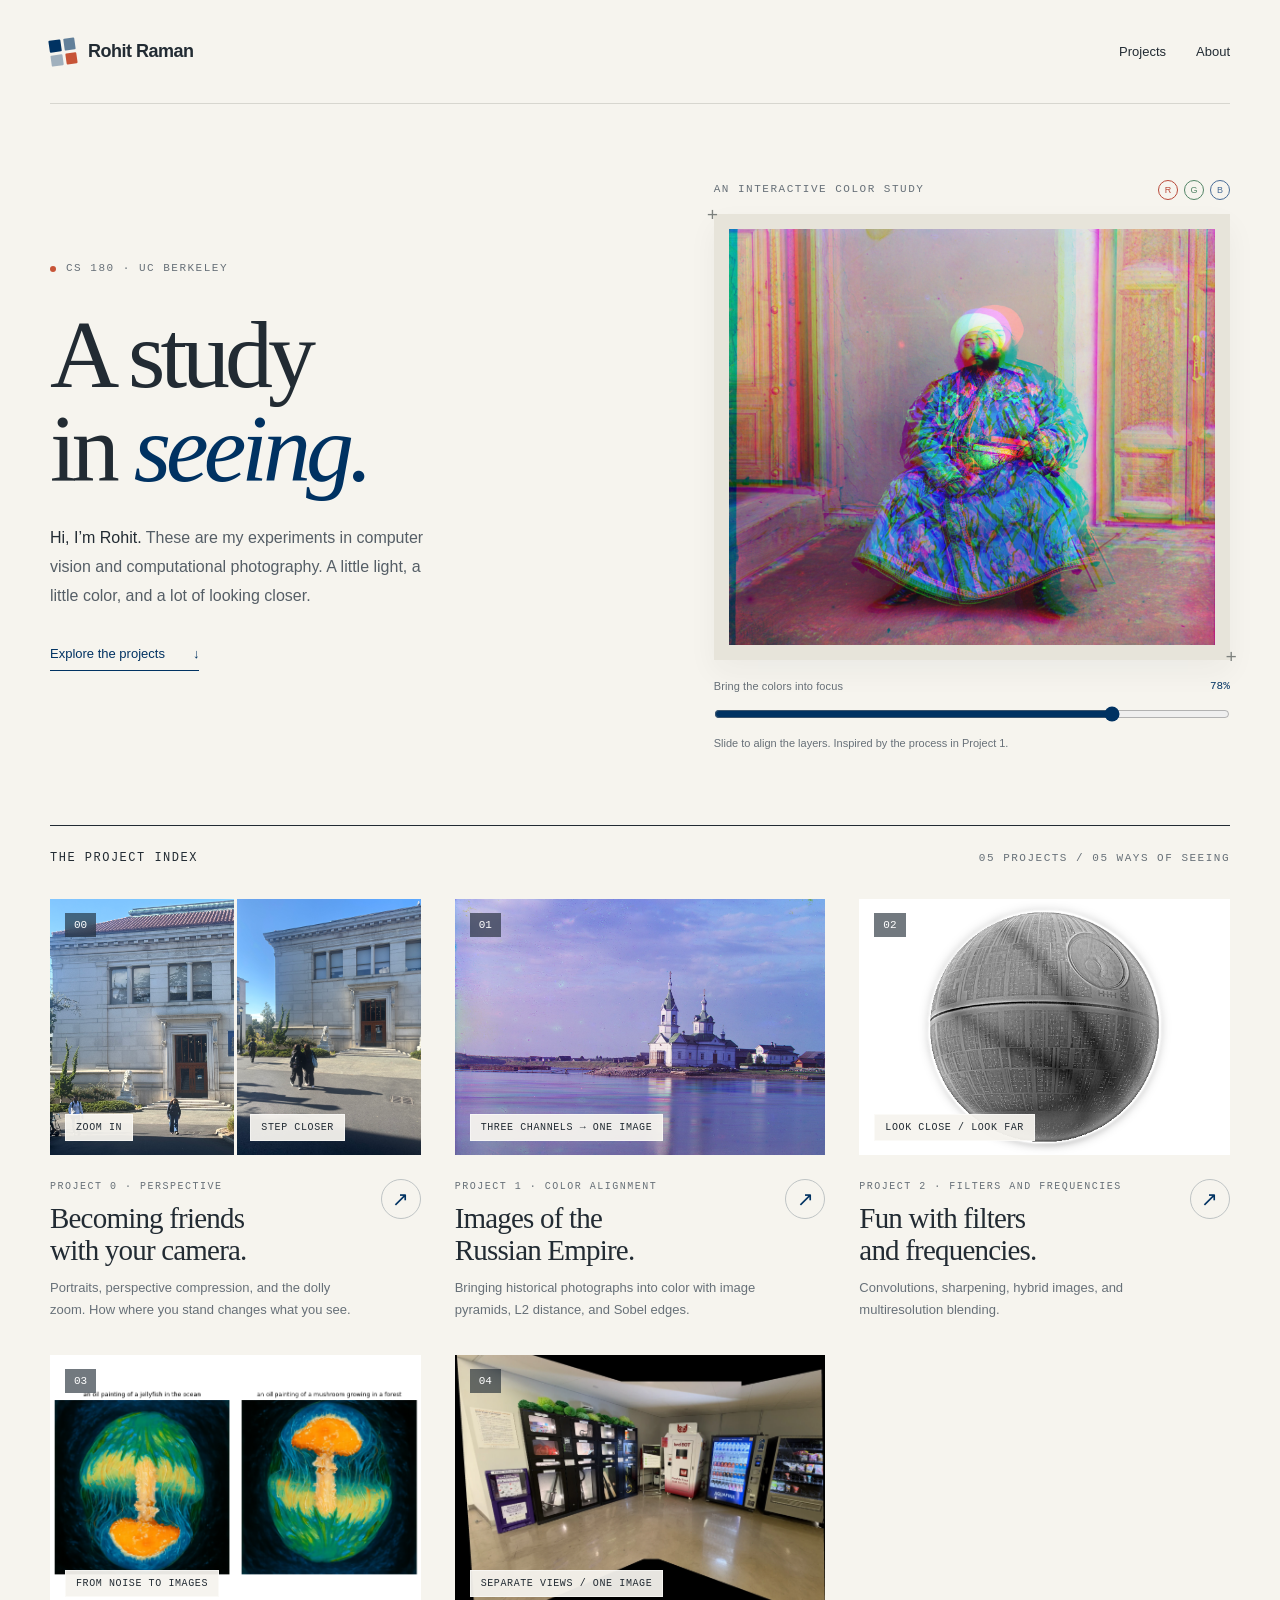
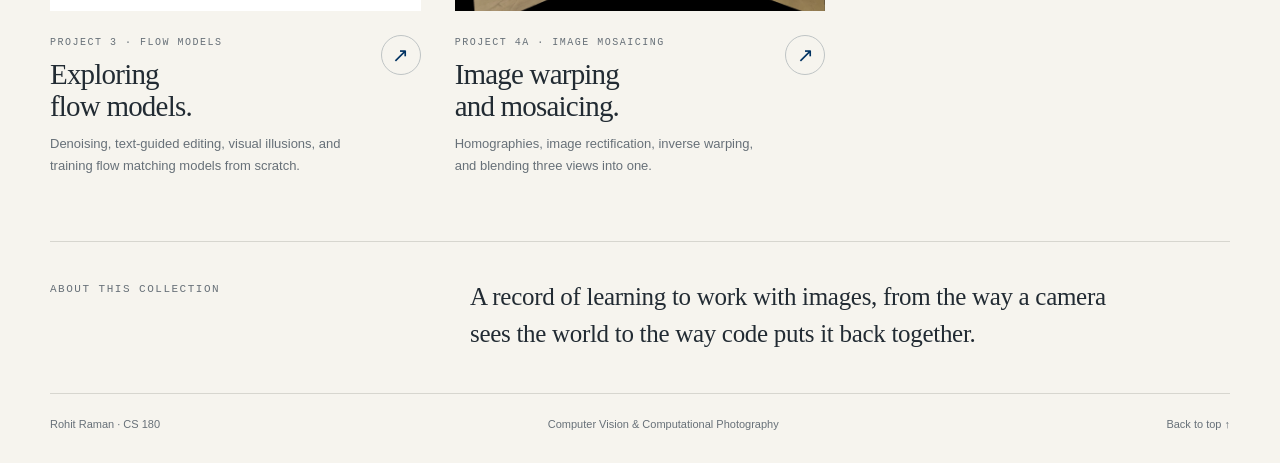
<file: index.html>
<!doctype html>
<html lang="en">
<head>
  <meta charset="utf-8">
  <meta name="viewport" content="width=device-width, initial-scale=1">
  <meta http-equiv="refresh" content="0; url=docs/">
  <title>Rohit Raman | CS 180</title>
  <style>body{margin:0;min-height:100vh;display:grid;place-items:center;background:#f6f4ee;color:#003262;font-family:Georgia,serif}a{color:inherit;text-underline-offset:6px}main{text-align:center}p{font-family:Arial,sans-serif;font-size:14px}</style>
</head>
<body><main><h1>A study in seeing.</h1><p><a href="docs/">Open Rohit Raman’s CS 180 portfolio</a></p></main></body>
</html>
</file>
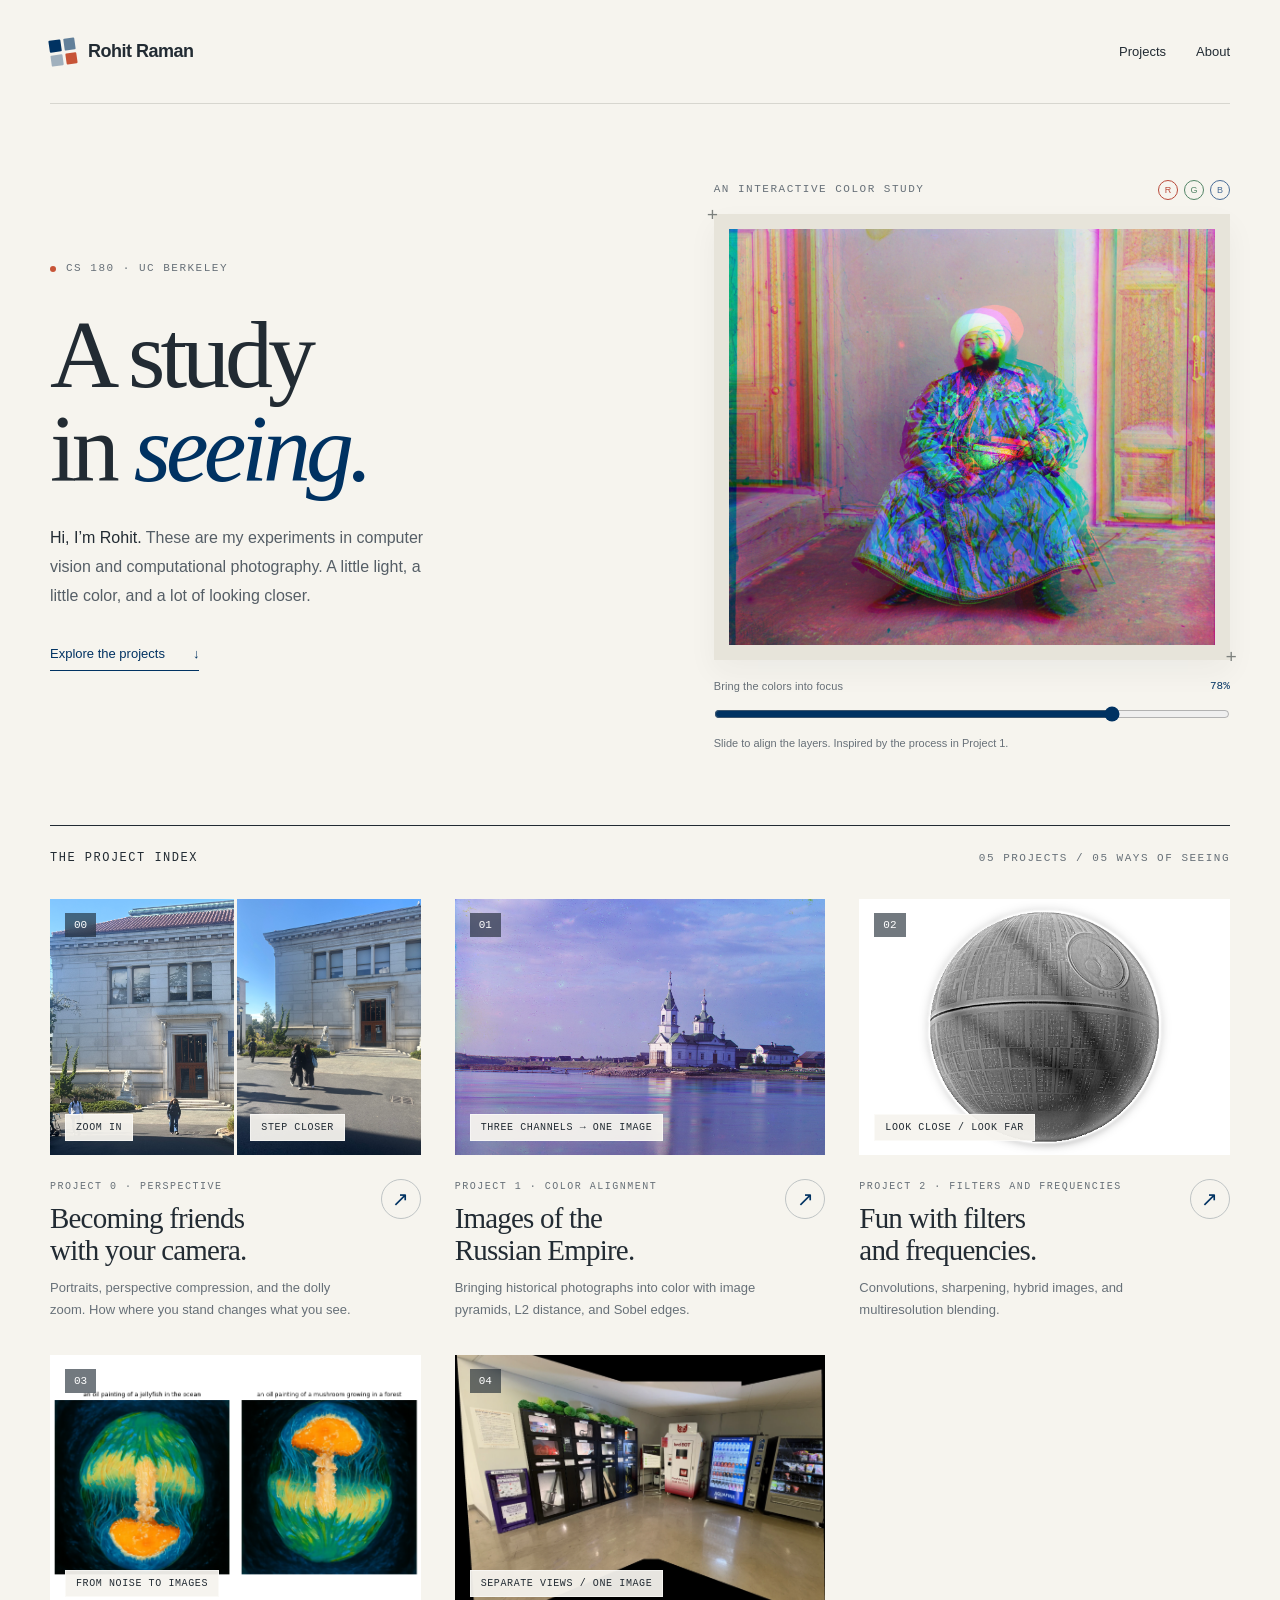
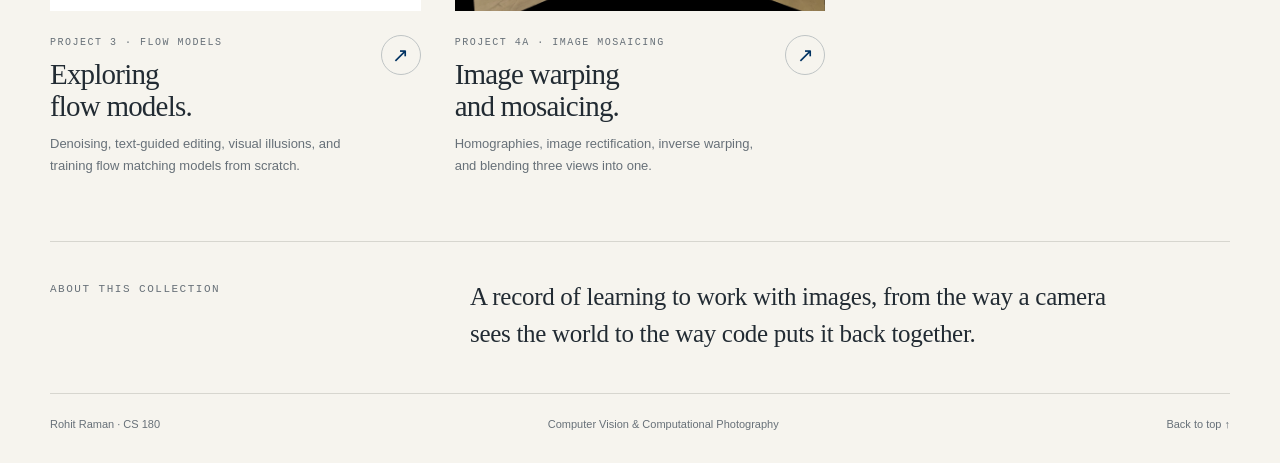
<file: docs/index.html>
<!doctype html>
<html lang="en">
<head>
  <meta charset="utf-8">
  <meta name="viewport" content="width=device-width, initial-scale=1">
  <meta name="description" content="Rohit Raman’s CS 180 portfolio: experiments in photography, color-channel alignment, filters, frequencies, flow models, and image mosaicing.">
  <title>Rohit Raman | CS 180</title>
  <link rel="stylesheet" href="home.css">
  <script src="home.js" defer></script>
</head>
<body>
<a href="#main" class="skip-link">Skip to content</a>
<svg class="svg-defs" aria-hidden="true" xmlns="http://www.w3.org/2000/svg">
  <defs>
    <filter id="red-channel" color-interpolation-filters="sRGB"><feColorMatrix type="matrix" values="1 0 0 0 0  0 0 0 0 0  0 0 0 0 0  0 0 0 1 0"/></filter>
    <filter id="green-channel" color-interpolation-filters="sRGB"><feColorMatrix type="matrix" values="0 0 0 0 0  0 1 0 0 0  0 0 0 0 0  0 0 0 1 0"/></filter>
    <filter id="blue-channel" color-interpolation-filters="sRGB"><feColorMatrix type="matrix" values="0 0 0 0 0  0 0 0 0 0  0 0 1 0 0  0 0 0 1 0"/></filter>
  </defs>
</svg>
<div class="shell">
  <header class="masthead">
    <a href="index.html" class="wordmark" aria-label="Rohit Raman, home"><span class="logo" aria-hidden="true"><i></i><i></i><i></i><i></i></span>Rohit Raman</a>
    <nav aria-label="Main navigation"><a href="#projects">Projects</a><a href="#about">About</a></nav>
  </header>
  <main id="main">
    <section class="hero" aria-labelledby="hero-title">
      <div class="hero-copy">
        <p class="eyebrow mono">CS 180 · UC Berkeley</p>
        <h1 id="hero-title">A study<br>in <em>seeing.</em></h1>
        <p class="intro"><strong>Hi, I’m Rohit.</strong> These are my experiments in computer vision and computational photography. A little light, a little color, and a lot of looking closer.</p>
        <a href="#projects" class="text-link">Explore the projects <span aria-hidden="true">↓</span></a>
      </div>
      <figure class="experiment">
        <div class="experiment-top"><span class="mono">An interactive color study</span><div class="rgb-key" aria-hidden="true"><span>R</span><span>G</span><span>B</span></div></div>
        <div class="photo-mat">
          <div class="color-study" role="img" aria-label="Emir portrait separated into red, green, and blue layers. Move the slider to bring the layers together.">
            <img class="channel blue-channel" src="assets/pyramid-emir.jpg" alt="" width="1600" height="1387">
            <img class="channel green-channel" src="assets/pyramid-emir.jpg" alt="" width="1600" height="1387">
            <img class="channel red-channel" src="assets/pyramid-emir.jpg" alt="" width="1600" height="1387">
          </div>
        </div>
        <figcaption class="study-controls">
          <div class="study-label"><label for="alignment">Bring the colors into focus</label><output id="alignment-value" for="alignment">78%</output></div>
          <input type="range" id="alignment" min="0" max="100" value="78" step="1" aria-describedby="study-hint">
          <p id="study-hint" class="study-hint">Slide to align the layers. Inspired by the process in Project 1.</p>
        </figcaption>
      </figure>
    </section>
    <section id="projects" class="project-section" aria-labelledby="projects-heading">
      <div class="section-top"><h2 id="projects-heading" class="mono">The project index</h2><p class="mono">05 projects / 05 ways of seeing</p></div>
      <div class="project-grid">
        <a class="project-card" href="project0/index.html" aria-labelledby="project0-title">
          <div class="project-art camera-art">
            <span class="project-number">00</span>
            <img src="project0/assets/part-2-zoomed.jpg" alt="A Berkeley building photographed from farther away with zoom" loading="lazy">
            <img src="project0/assets/part-2-walked.jpg" alt="The same building photographed from closer up" loading="lazy">
            <span class="art-tag">ZOOM IN</span><span class="art-tag second">STEP CLOSER</span>
          </div>
          <div class="project-meta"><div><span class="mono">Project 0 · Perspective</span><h3 id="project0-title">Becoming friends<br>with your camera.</h3><p>Portraits, perspective compression, and the dolly zoom. How where you stand changes what you see.</p></div><span class="project-arrow" aria-hidden="true">↗</span></div>
        </a>
        <a class="project-card" href="project1.html" aria-labelledby="project1-title">
          <div class="project-art color-art">
            <span class="project-number">01</span>
            <img src="assets/pyramid-church.jpg" alt="Church reconstructed in color from separate red, green, and blue exposures" loading="lazy">
            <span class="art-tag">THREE CHANNELS → ONE IMAGE</span>
          </div>
          <div class="project-meta"><div><span class="mono">Project 1 · Color alignment</span><h3 id="project1-title">Images of the<br>Russian Empire.</h3><p>Bringing historical photographs into color with image pyramids, L2 distance, and Sobel edges.</p></div><span class="project-arrow" aria-hidden="true">↗</span></div>
        </a>
        <a class="project-card" href="project2/index.html" aria-labelledby="project2-title">
          <div class="project-art frequency-art">
            <span class="project-number">02</span>
            <img src="project2/assets/part2_2/basketball_deathstar_hybrid.png" alt="A hybrid image combining a basketball with the Death Star" loading="lazy" width="400" height="400">
            <span class="art-tag">LOOK CLOSE / LOOK FAR</span>
          </div>
          <div class="project-meta"><div><span class="mono">Project 2 · Filters and frequencies</span><h3 id="project2-title">Fun with filters<br>and frequencies.</h3><p>Convolutions, sharpening, hybrid images, and multiresolution blending.</p></div><span class="project-arrow" aria-hidden="true">↗</span></div>
        </a>

        <a class="project-card" href="project3/index.html" aria-labelledby="project3-title">
          <div class="project-art flow-art"><span class="project-number">03</span><img src="project3/assets/part-a/anagram-jellyfish-mushroom.png" alt="A flow-generated image appearing as a jellyfish and a mushroom when rotated" loading="lazy"><span class="art-tag">FROM NOISE TO IMAGES</span></div>
          <div class="project-meta"><div><span class="mono">Project 3 · Flow models</span><h3 id="project3-title">Exploring<br>flow models.</h3><p>Denoising, text-guided editing, visual illusions, and training flow matching models from scratch.</p></div><span class="project-arrow" aria-hidden="true">↗</span></div>
        </a>
        <a class="project-card" href="project4/index.html" aria-labelledby="project4-title">
          <div class="project-art mosaic-art"><span class="project-number">04</span><img src="project4/assets/mosaic-2-two-band.webp" alt="Three photos of lockers and vending machines blended into one mosaic" loading="lazy"><span class="art-tag">SEPARATE VIEWS / ONE IMAGE</span></div>
          <div class="project-meta"><div><span class="mono">Project 4A · Image mosaicing</span><h3 id="project4-title">Image warping<br>and mosaicing.</h3><p>Homographies, image rectification, inverse warping, and blending three views into one.</p></div><span class="project-arrow" aria-hidden="true">↗</span></div>
        </a>
      </div>
    </section>
    <section id="about" class="about" aria-labelledby="about-heading">
      <h2 id="about-heading" class="mono">About this collection</h2>
      <p>A record of learning to work with images, from the way a camera sees the world to the way code puts it back together.</p>
    </section>
  </main>
  <footer><span>Rohit Raman · CS 180</span><span>Computer Vision &amp; Computational Photography</span><a href="#main">Back to top ↑</a></footer>
</div>
</body>
</html>
</file>
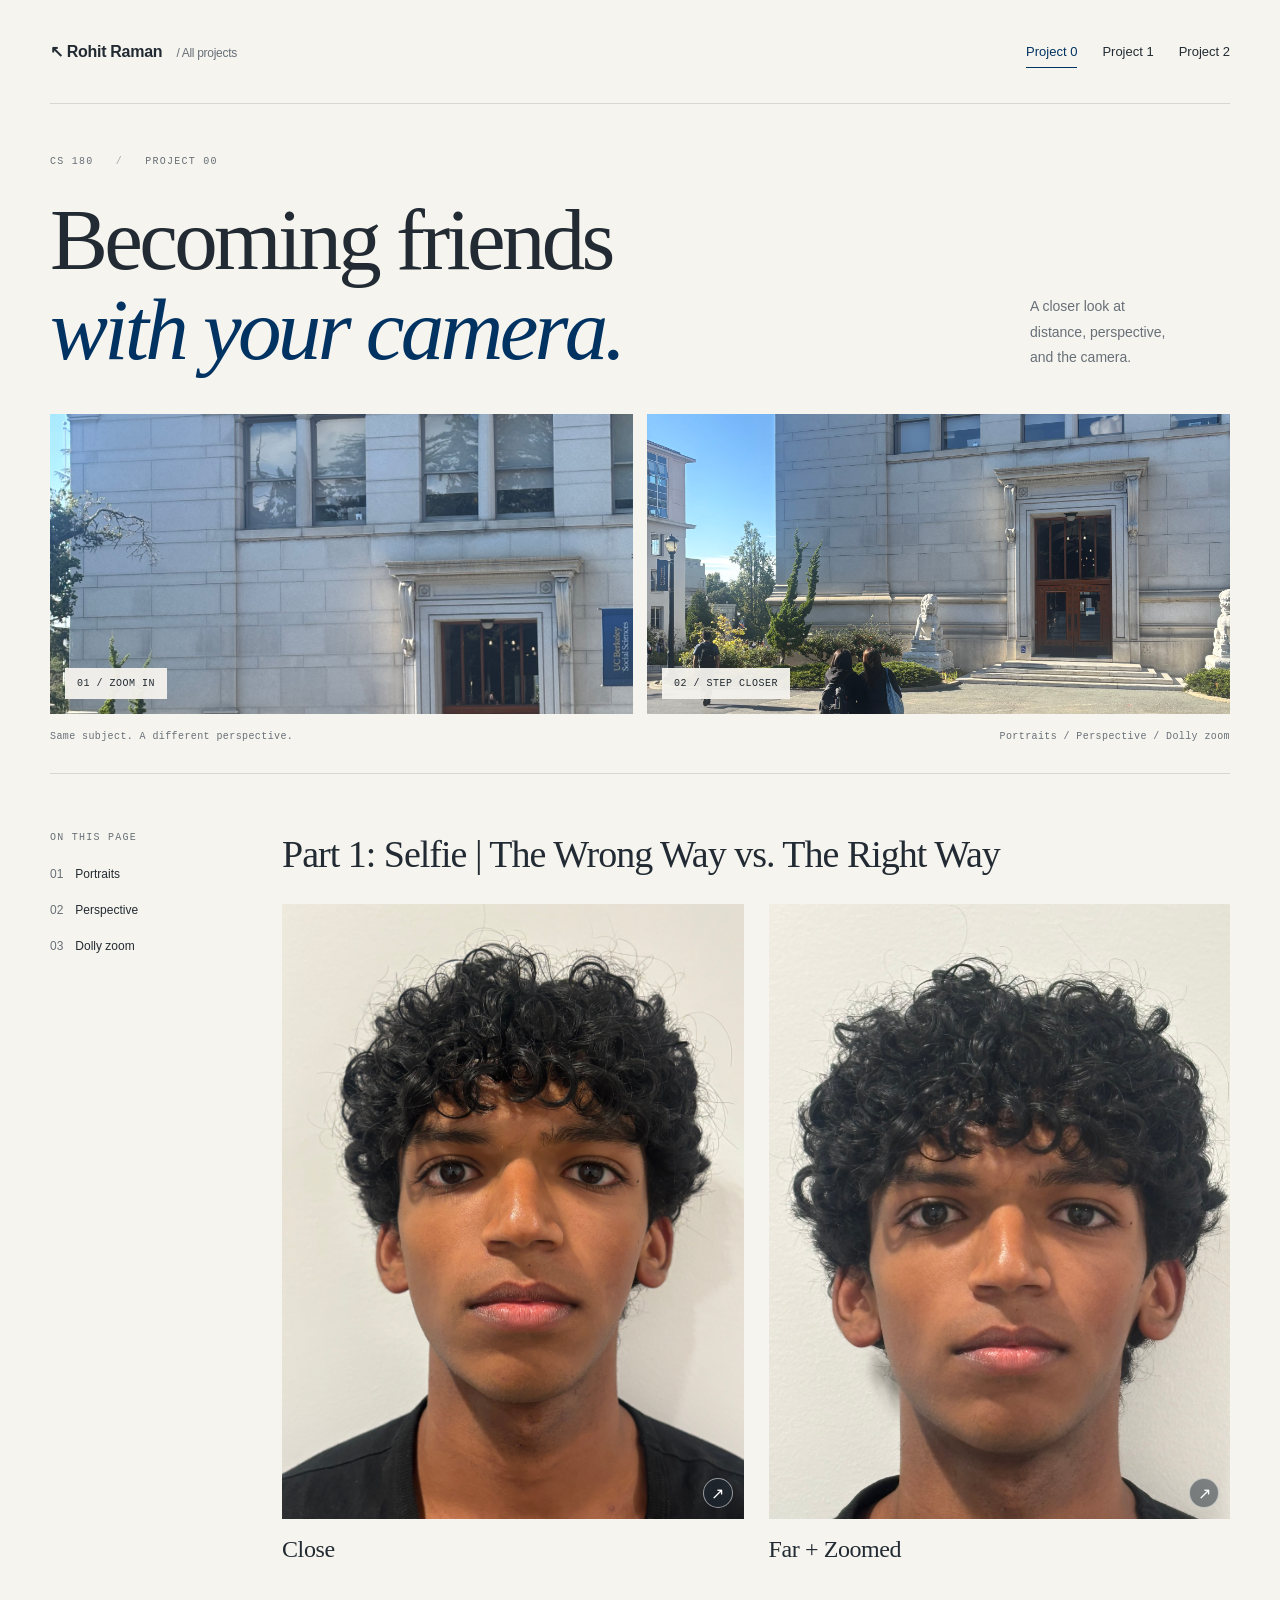
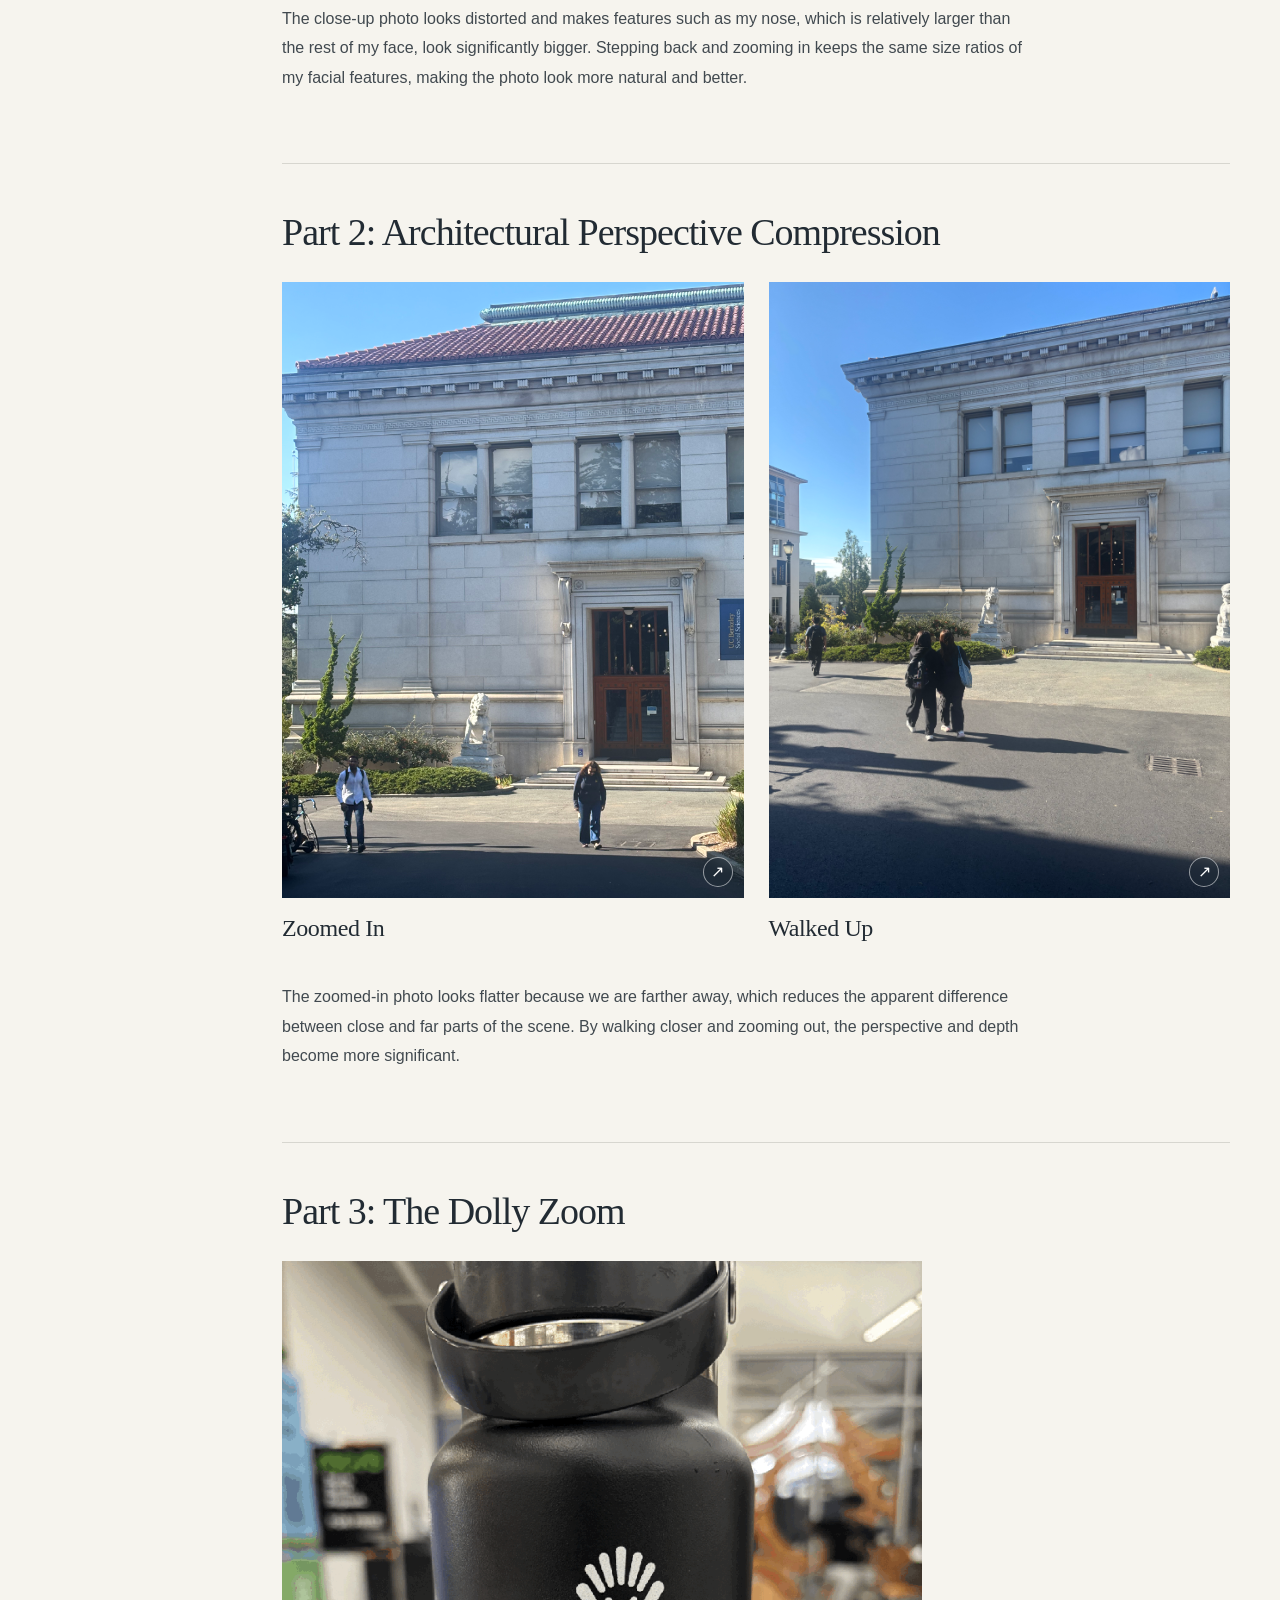
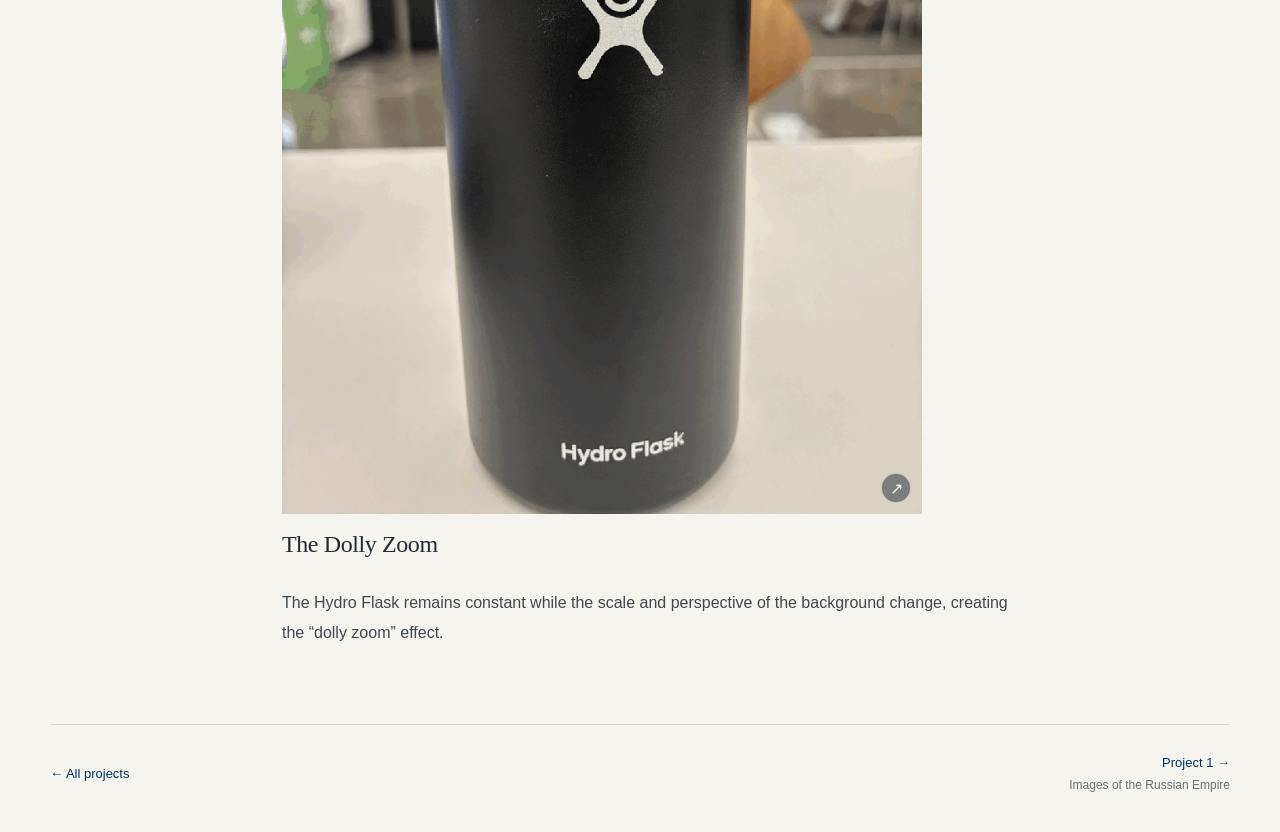
<file: docs/project0/index.html>
<!doctype html>
<html lang="en"><head><meta charset="utf-8"><meta name="viewport" content="width=device-width, initial-scale=1"><meta name="description" content="Rohit Raman’s CS 180 Project 0: portraits, architectural perspective, and the dolly zoom."><title>Project 0 | Rohit Raman</title><link rel="stylesheet" href="../styles.css"><link rel="stylesheet" href="styles.css"><script src="../project.js" defer></script></head>
<body><a class="skip-link" href="#portraits">Skip to write-up</a><main id="top"><nav class="portfolio-nav" aria-label="Project navigation"><a class="home-link" href="../index.html">↖ Rohit Raman <span>/ All projects</span></a><div><a href="index.html" aria-current="page">Project 0</a><a href="../project1.html">Project 1</a><a href="../project2/index.html">Project 2</a></div></nav>
<header class="project-header"><p class="eyebrow">CS 180 <span>/</span> Project 00</p><div class="title-row"><h1>Becoming friends<br><em>with your camera.</em></h1><p class="subtitle">A closer look at <br>distance, perspective, <br>and the camera.</p></div><div class="camera-banner"><a href="#perspective"><img src="assets/part-2-zoomed.jpg" alt="Architectural perspective from farther away" loading="eager"><span>01 / Zoom in</span></a><a href="#perspective"><img src="assets/part-2-walked.jpg" alt="Architectural perspective from closer up" loading="eager"><span>02 / Step closer</span></a></div><div class="header-caption"><span>Same subject. A different perspective.</span><span>Portraits / Perspective / Dolly zoom</span></div></header>
<div class="reading-layout"><aside class="contents"><p>On this page</p><nav aria-label="Sections"><a href="#portraits">01 <span>Portraits</span></a><a href="#perspective">02 <span>Perspective</span></a><a href="#dolly-zoom">03 <span>Dolly zoom</span></a></nav></aside><article>
<section id="portraits"><h2>Part 1: Selfie | The Wrong Way vs. The Right Way</h2><div class="image-grid photo-pair">
<figure><a class="result-link" href="assets/part-1-close.jpg" data-crop="--crop-ratio:0.75;--crop-width:100%;--crop-left:0%;--crop-top:0%" data-title="Close" aria-label="Enlarge Close"><span class="crop-window" style="--crop-ratio:0.75;--crop-width:100%;--crop-left:0%;--crop-top:0%"><img src="assets/part-1-close.jpg" alt="Close portrait" loading="lazy" width="4284" height="5712"></span><span class="enlarge" aria-hidden="true">↗</span></a><figcaption><strong>Close</strong></figcaption></figure>
<figure><a class="result-link" href="assets/part-1-far.jpg" data-crop="--crop-ratio:0.75;--crop-width:100%;--crop-left:0%;--crop-top:0%" data-title="Far + Zoomed" aria-label="Enlarge Far + Zoomed"><span class="crop-window" style="--crop-ratio:0.75;--crop-width:100%;--crop-left:0%;--crop-top:0%"><img src="assets/part-1-far.jpg" alt="Far and zoomed portrait" loading="lazy" width="3024" height="4032"></span><span class="enlarge" aria-hidden="true">↗</span></a><figcaption><strong>Far + Zoomed</strong></figcaption></figure>
</div><p class="explanation">The close-up photo looks distorted and makes features such as my nose, which is relatively larger than the rest of my face, look significantly bigger. Stepping back and zooming in keeps the same size ratios of my facial features, making the photo look more natural and better.</p></section>
<section id="perspective"><h2>Part 2: Architectural Perspective Compression</h2><div class="image-grid photo-pair">
<figure><a class="result-link" href="assets/part-2-zoomed.jpg" data-crop="--crop-ratio:0.75;--crop-width:100%;--crop-left:0%;--crop-top:0%" data-title="Zoomed In" aria-label="Enlarge Zoomed In"><span class="crop-window" style="--crop-ratio:0.75;--crop-width:100%;--crop-left:0%;--crop-top:0%"><img src="assets/part-2-zoomed.jpg" alt="Zoomed-in building" loading="lazy" width="3024" height="4032"></span><span class="enlarge" aria-hidden="true">↗</span></a><figcaption><strong>Zoomed In</strong></figcaption></figure>
<figure><a class="result-link" href="assets/part-2-walked.jpg" data-crop="--crop-ratio:0.75;--crop-width:100%;--crop-left:0%;--crop-top:0%" data-title="Walked Up" aria-label="Enlarge Walked Up"><span class="crop-window" style="--crop-ratio:0.75;--crop-width:100%;--crop-left:0%;--crop-top:0%"><img src="assets/part-2-walked.jpg" alt="Building photographed from closer" loading="lazy" width="4284" height="5712"></span><span class="enlarge" aria-hidden="true">↗</span></a><figcaption><strong>Walked Up</strong></figcaption></figure>
</div><p class="explanation">The zoomed-in photo looks flatter because we are farther away, which reduces the apparent difference between close and far parts of the scene. By walking closer and zooming out, the perspective and depth become more significant.</p></section>
<section id="dolly-zoom"><h2>Part 3: The Dolly Zoom</h2><div class="image-grid photo-pair dolly-grid">
<figure><a class="result-link" href="assets/dolly-zoom.gif" data-crop="--crop-ratio:0.75;--crop-width:100%;--crop-left:0%;--crop-top:0%" data-title="The Dolly Zoom" aria-label="Enlarge The Dolly Zoom"><span class="crop-window" style="--crop-ratio:0.75;--crop-width:100%;--crop-left:0%;--crop-top:0%"><img src="assets/dolly-zoom.gif" alt="Dolly zoom animation" loading="lazy" width="768" height="1024"></span><span class="enlarge" aria-hidden="true">↗</span></a><figcaption><strong>The Dolly Zoom</strong></figcaption></figure>
</div><p class="explanation">The Hydro Flask remains constant while the scale and perspective of the background change, creating the “dolly zoom” effect.</p></section>
</article></div><footer><a href="../index.html">← All projects</a><a href="../project1.html">Project 1 → <span>Images of the Russian Empire</span></a></footer></main>
<dialog class="lightbox" aria-labelledby="lightbox-caption"><button class="close-lightbox" type="button" aria-label="Close image" autofocus>×</button><div class="lightbox-image crop-window"><img alt=""></div><p id="lightbox-caption"></p><div class="lightbox-actions"><button type="button" class="previous-image" aria-label="Previous image">← Previous</button><a class="original-image" target="_blank" rel="noopener">Open original ↗</a><button type="button" class="next-image" aria-label="Next image">Next →</button></div></dialog>
</body></html>
</file>
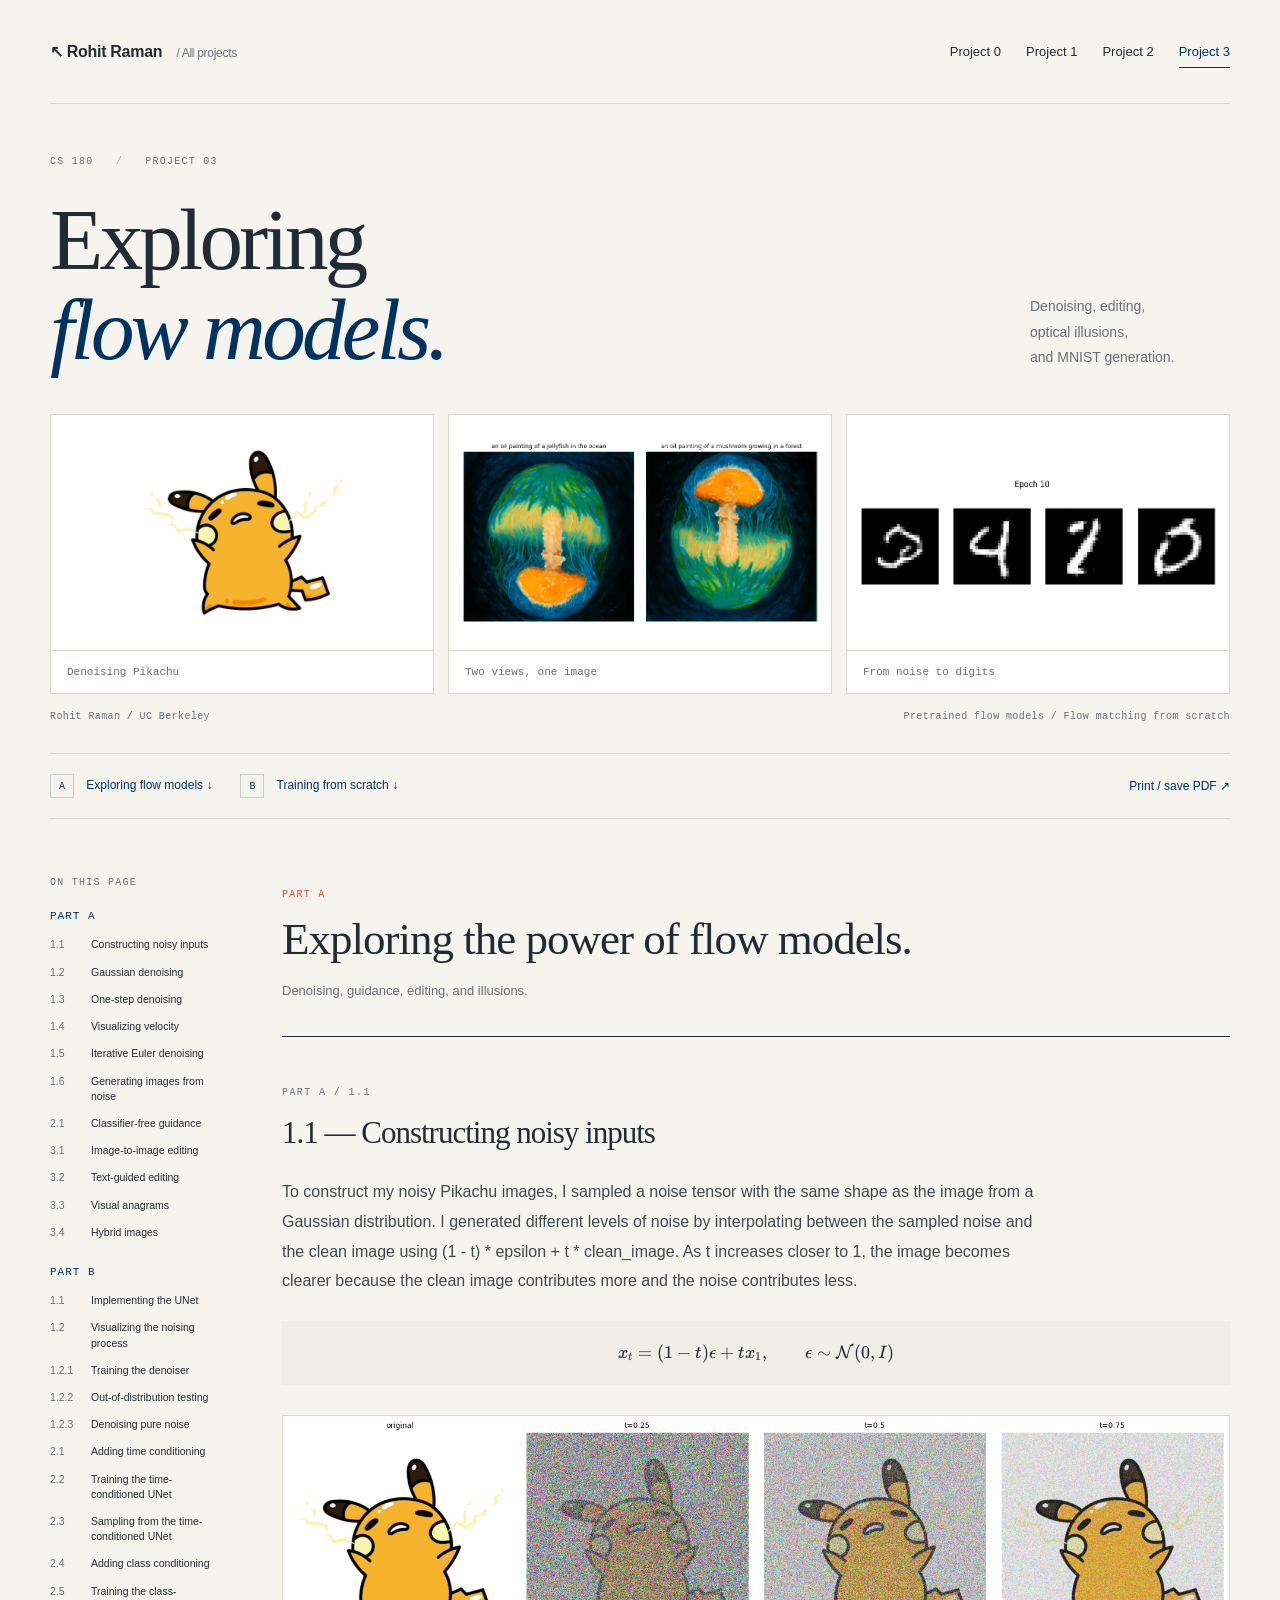
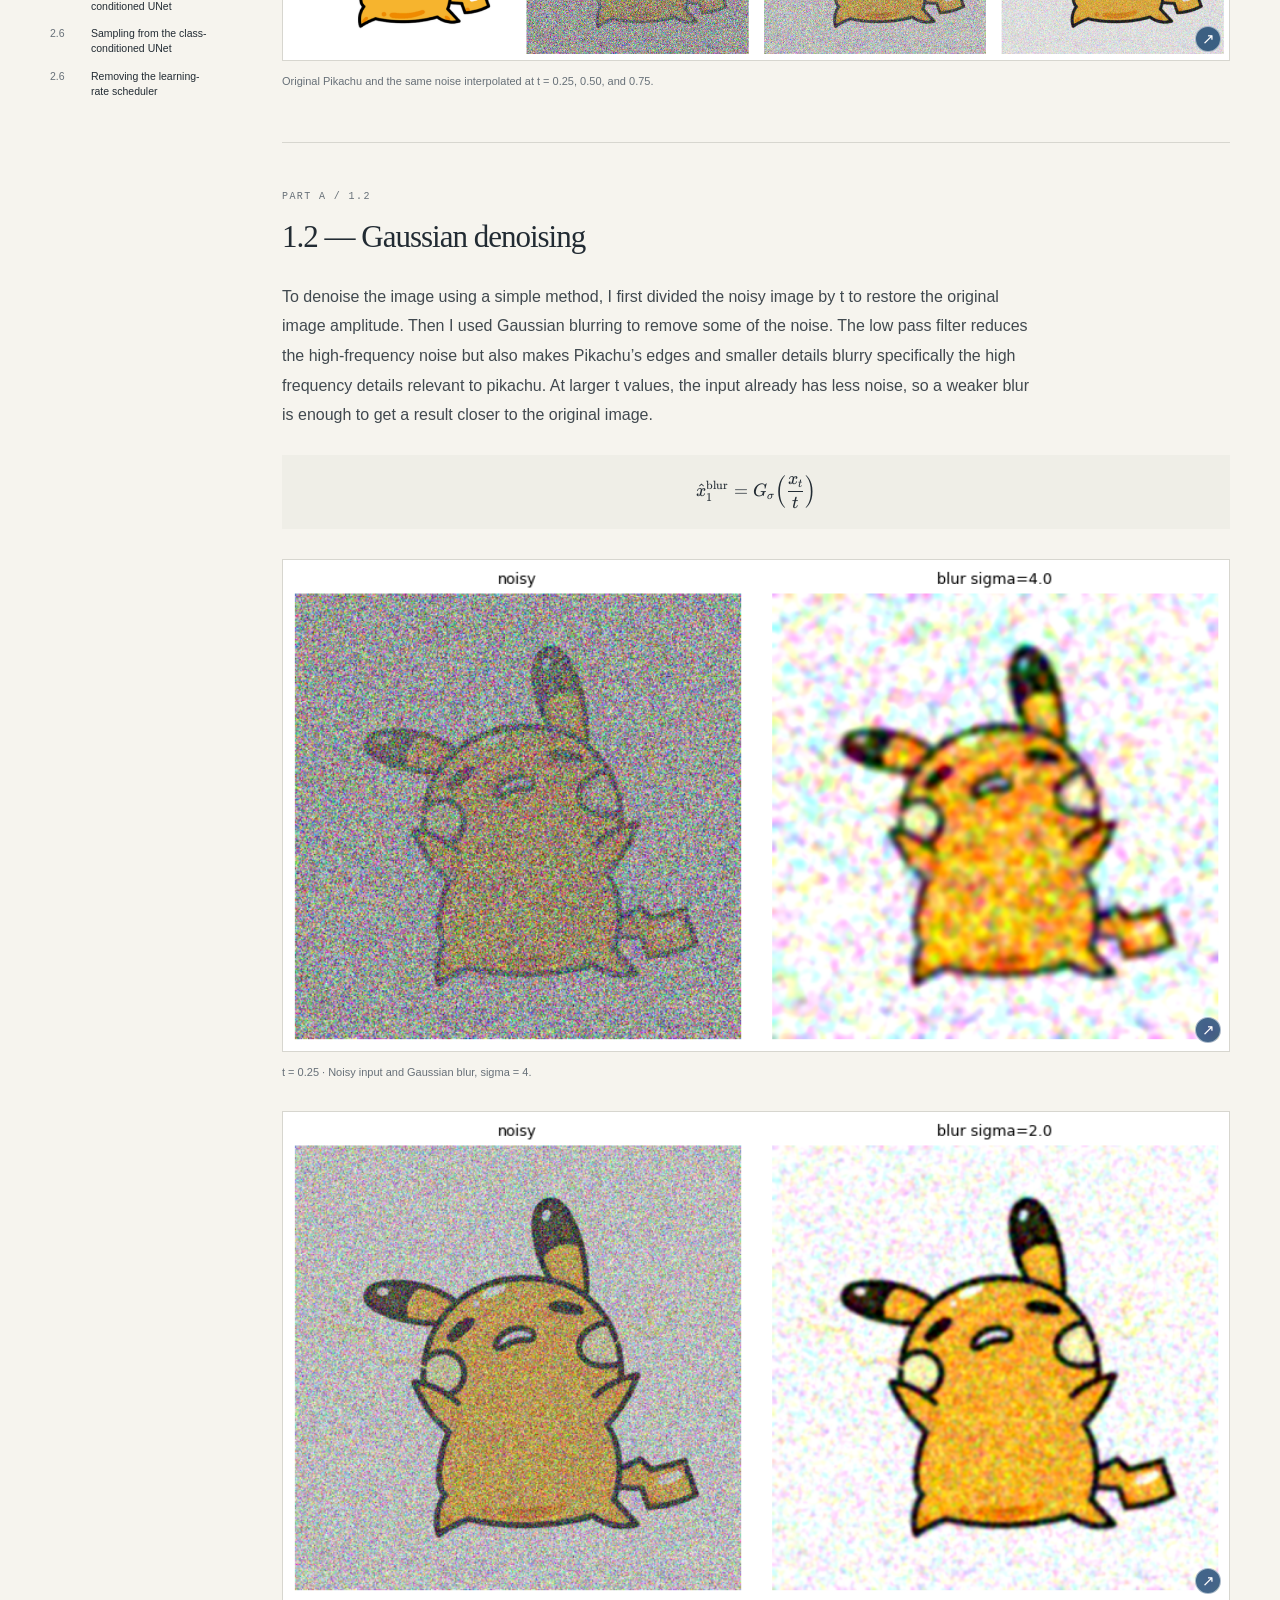
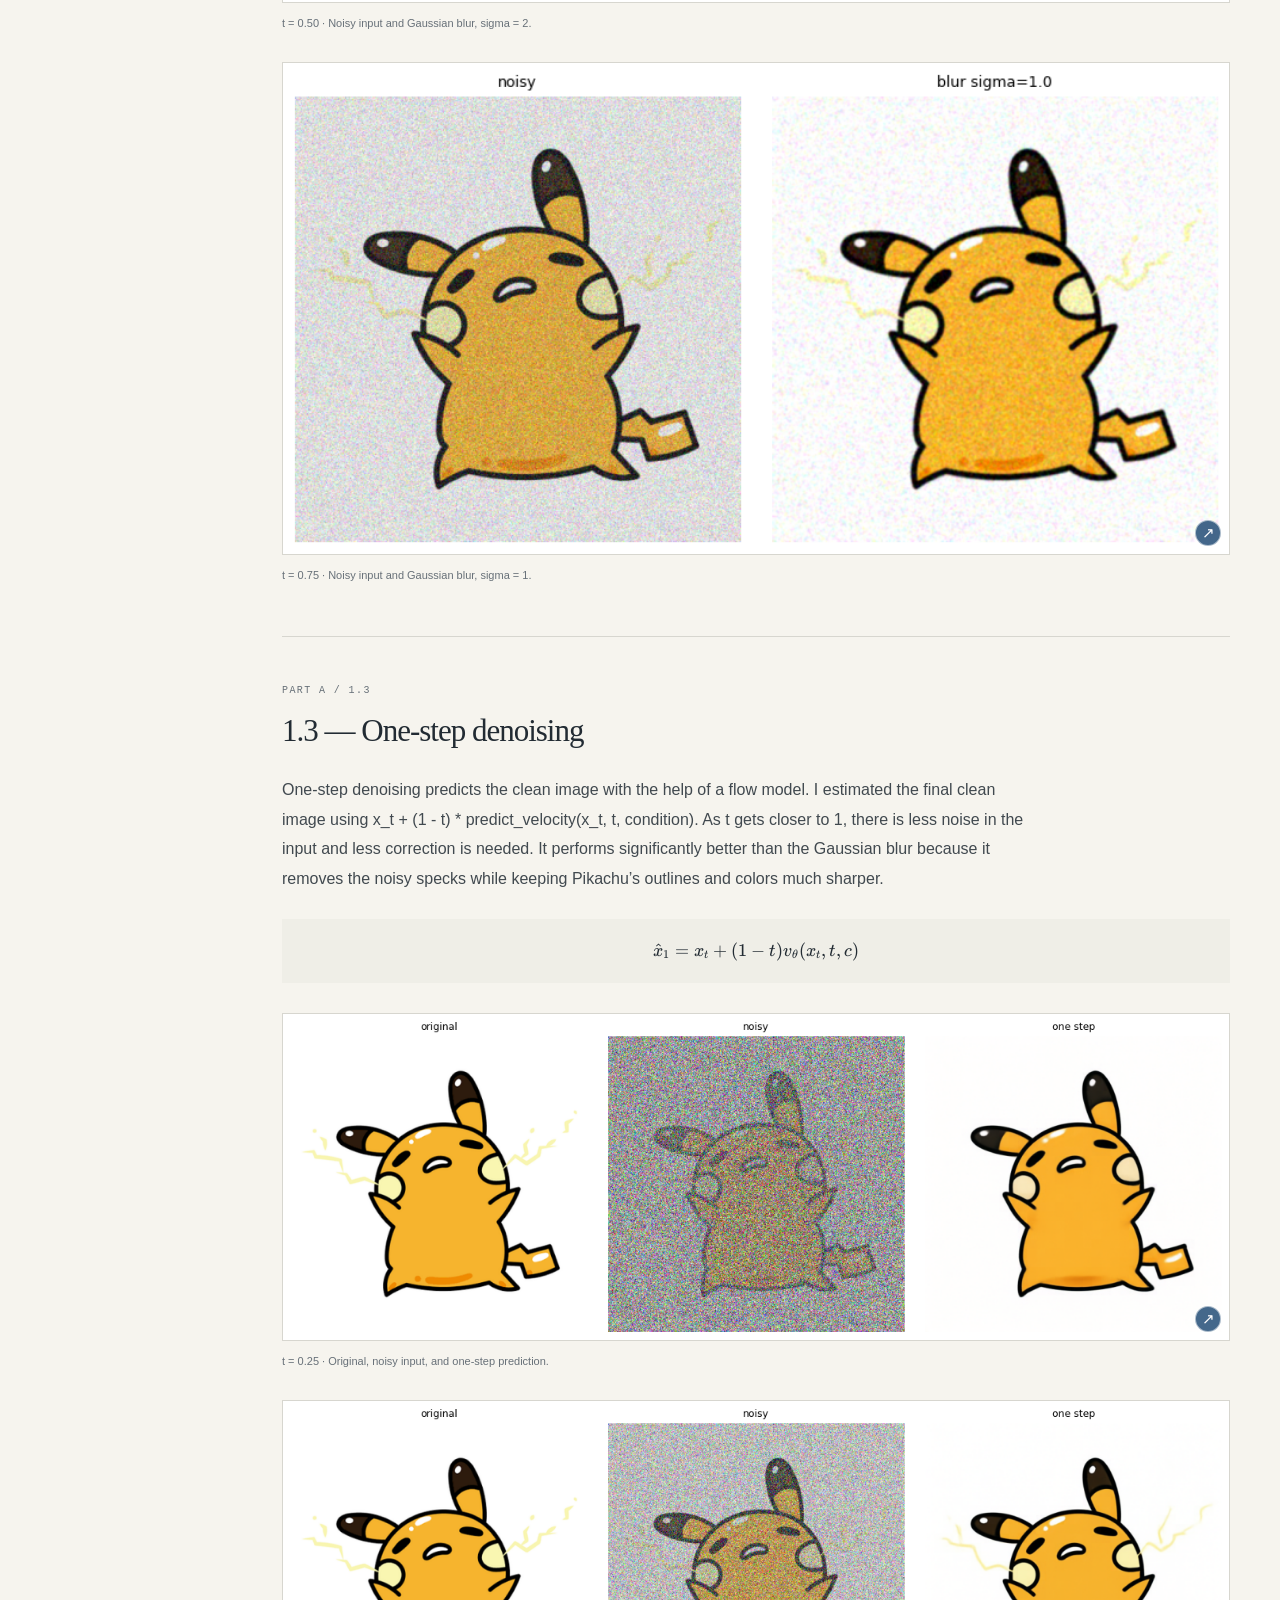
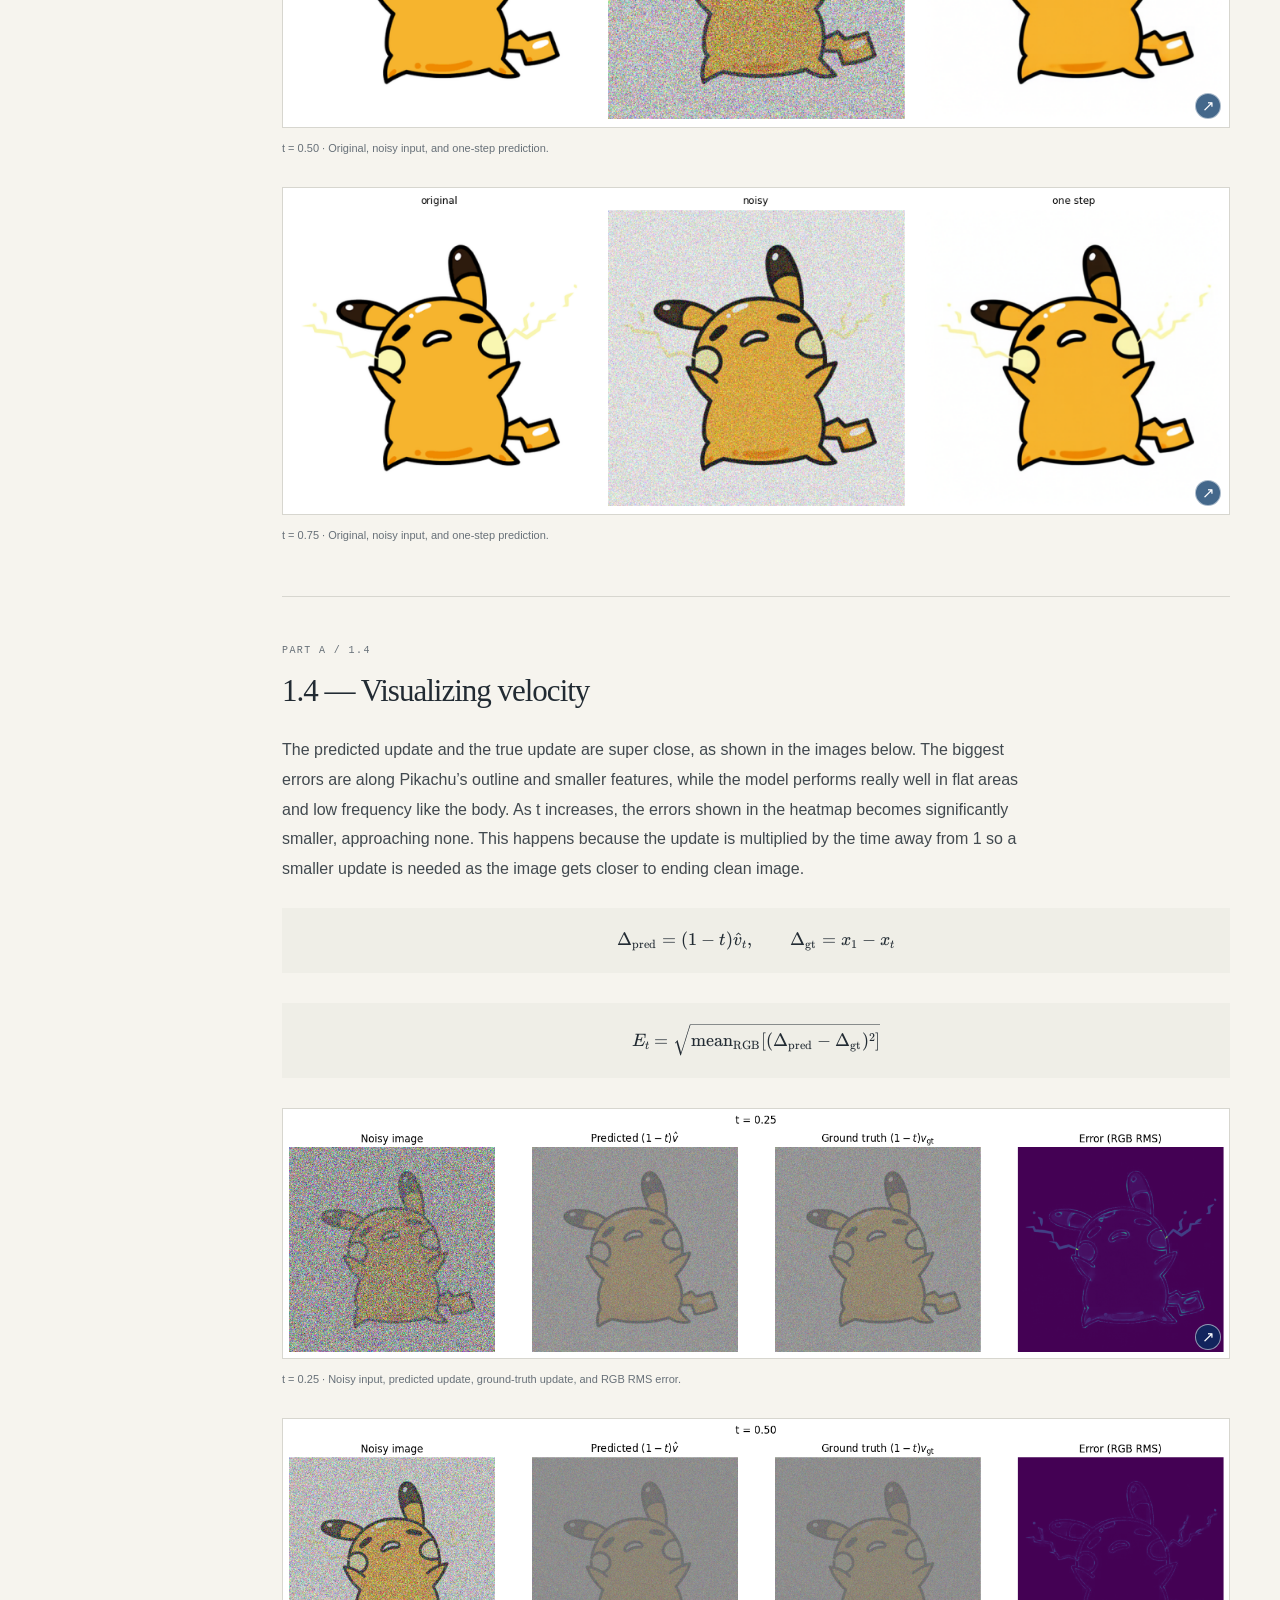
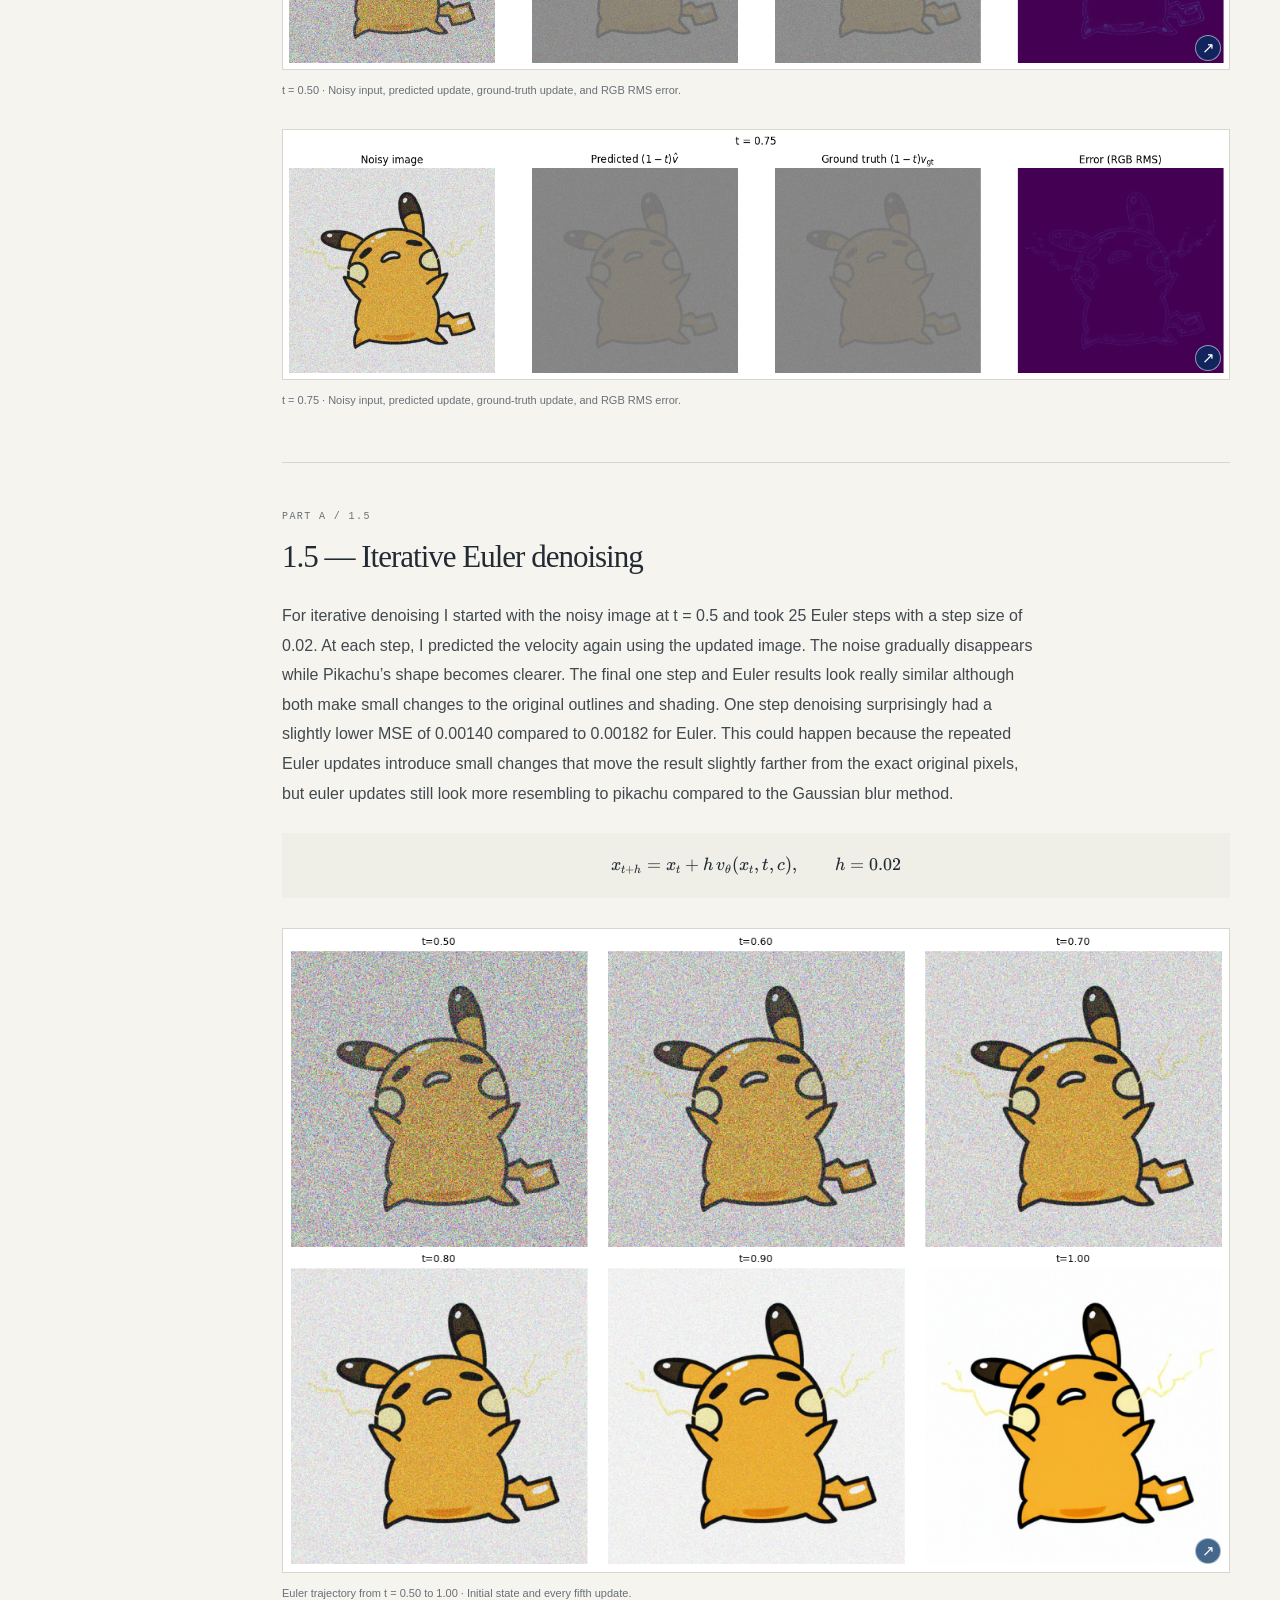
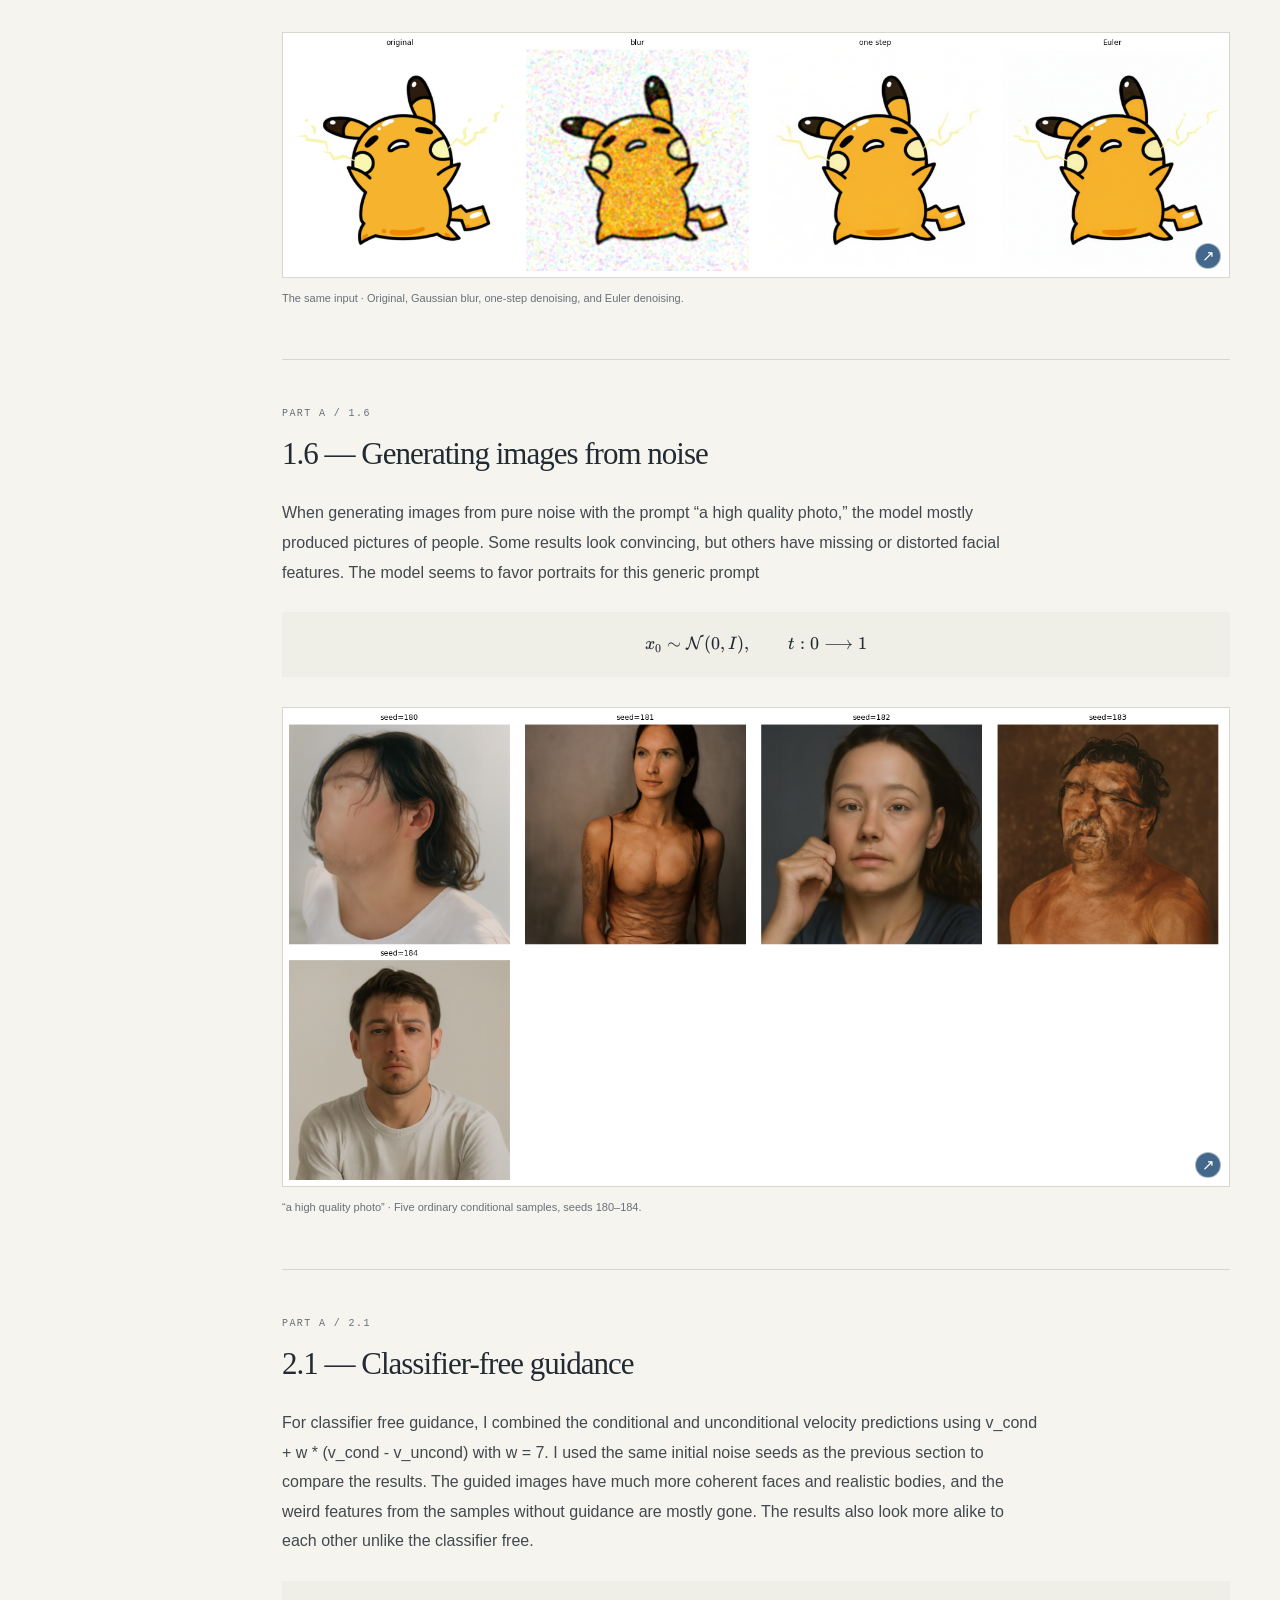
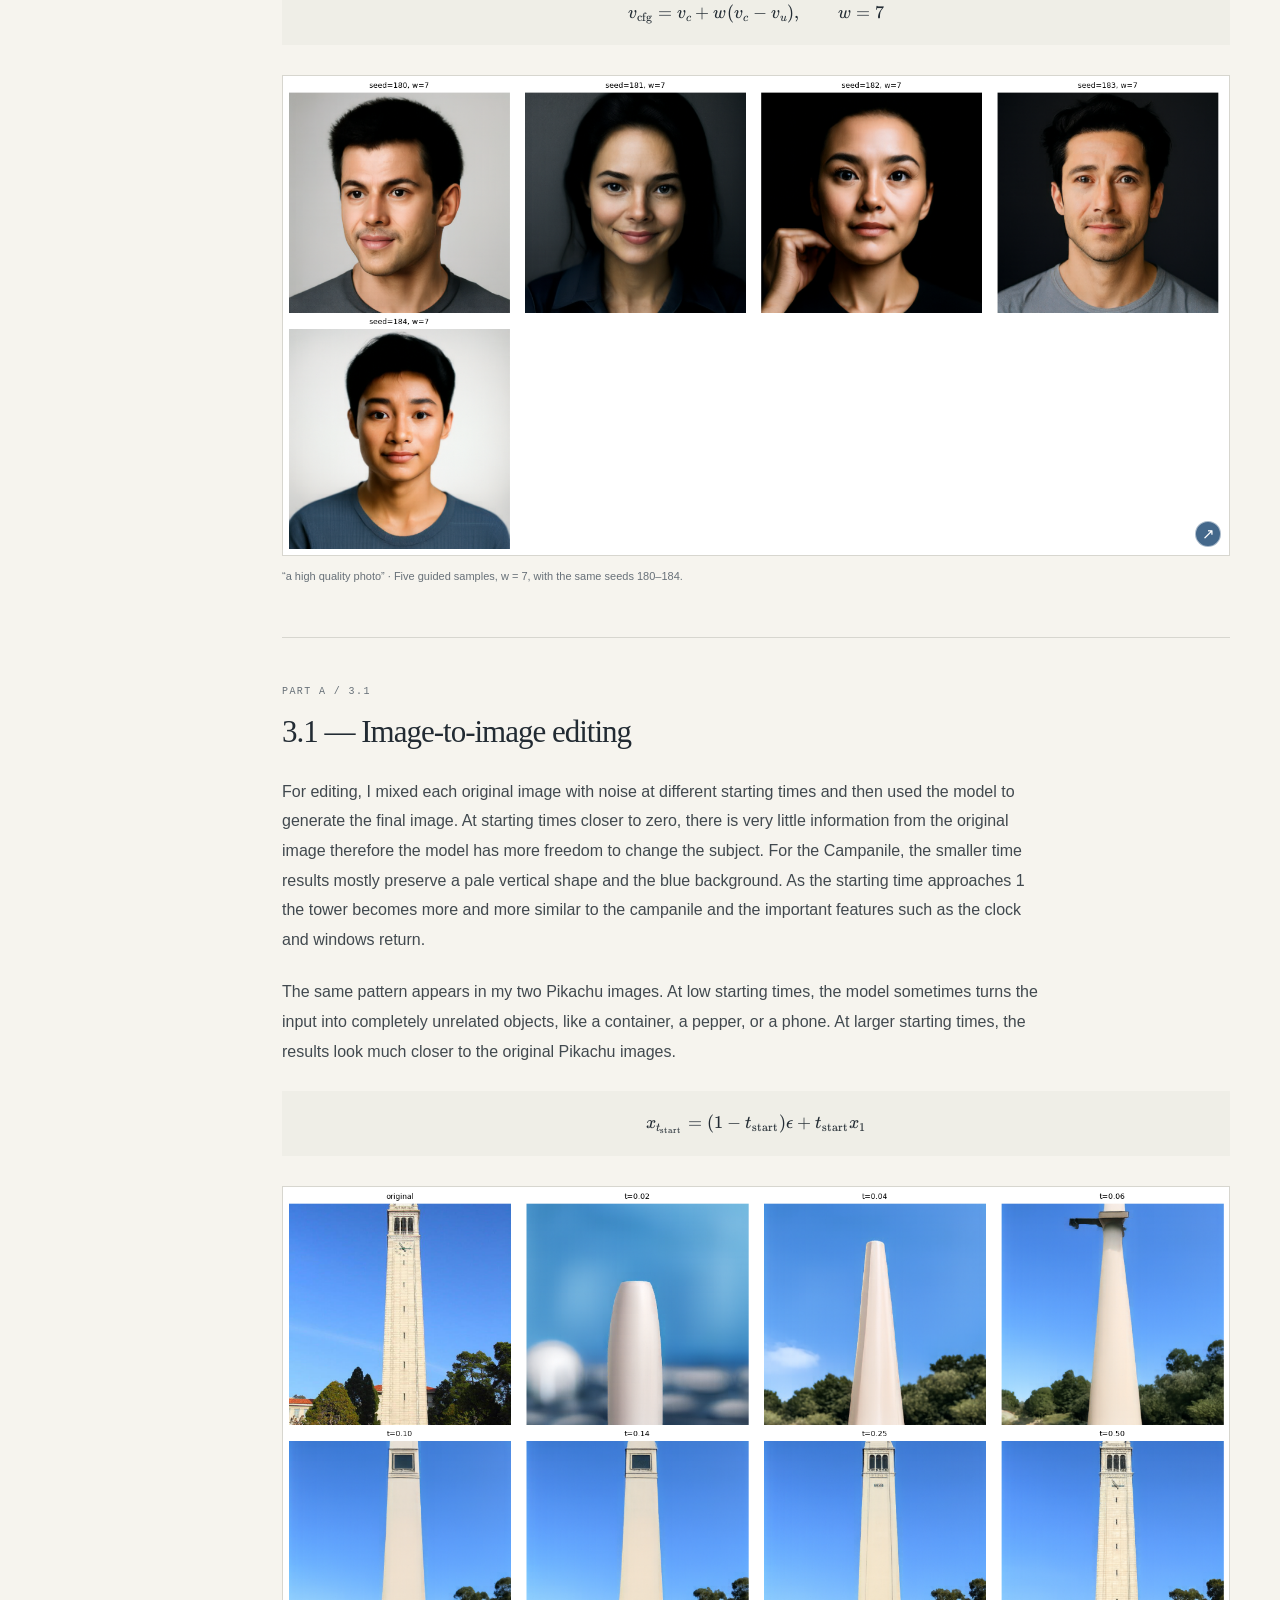
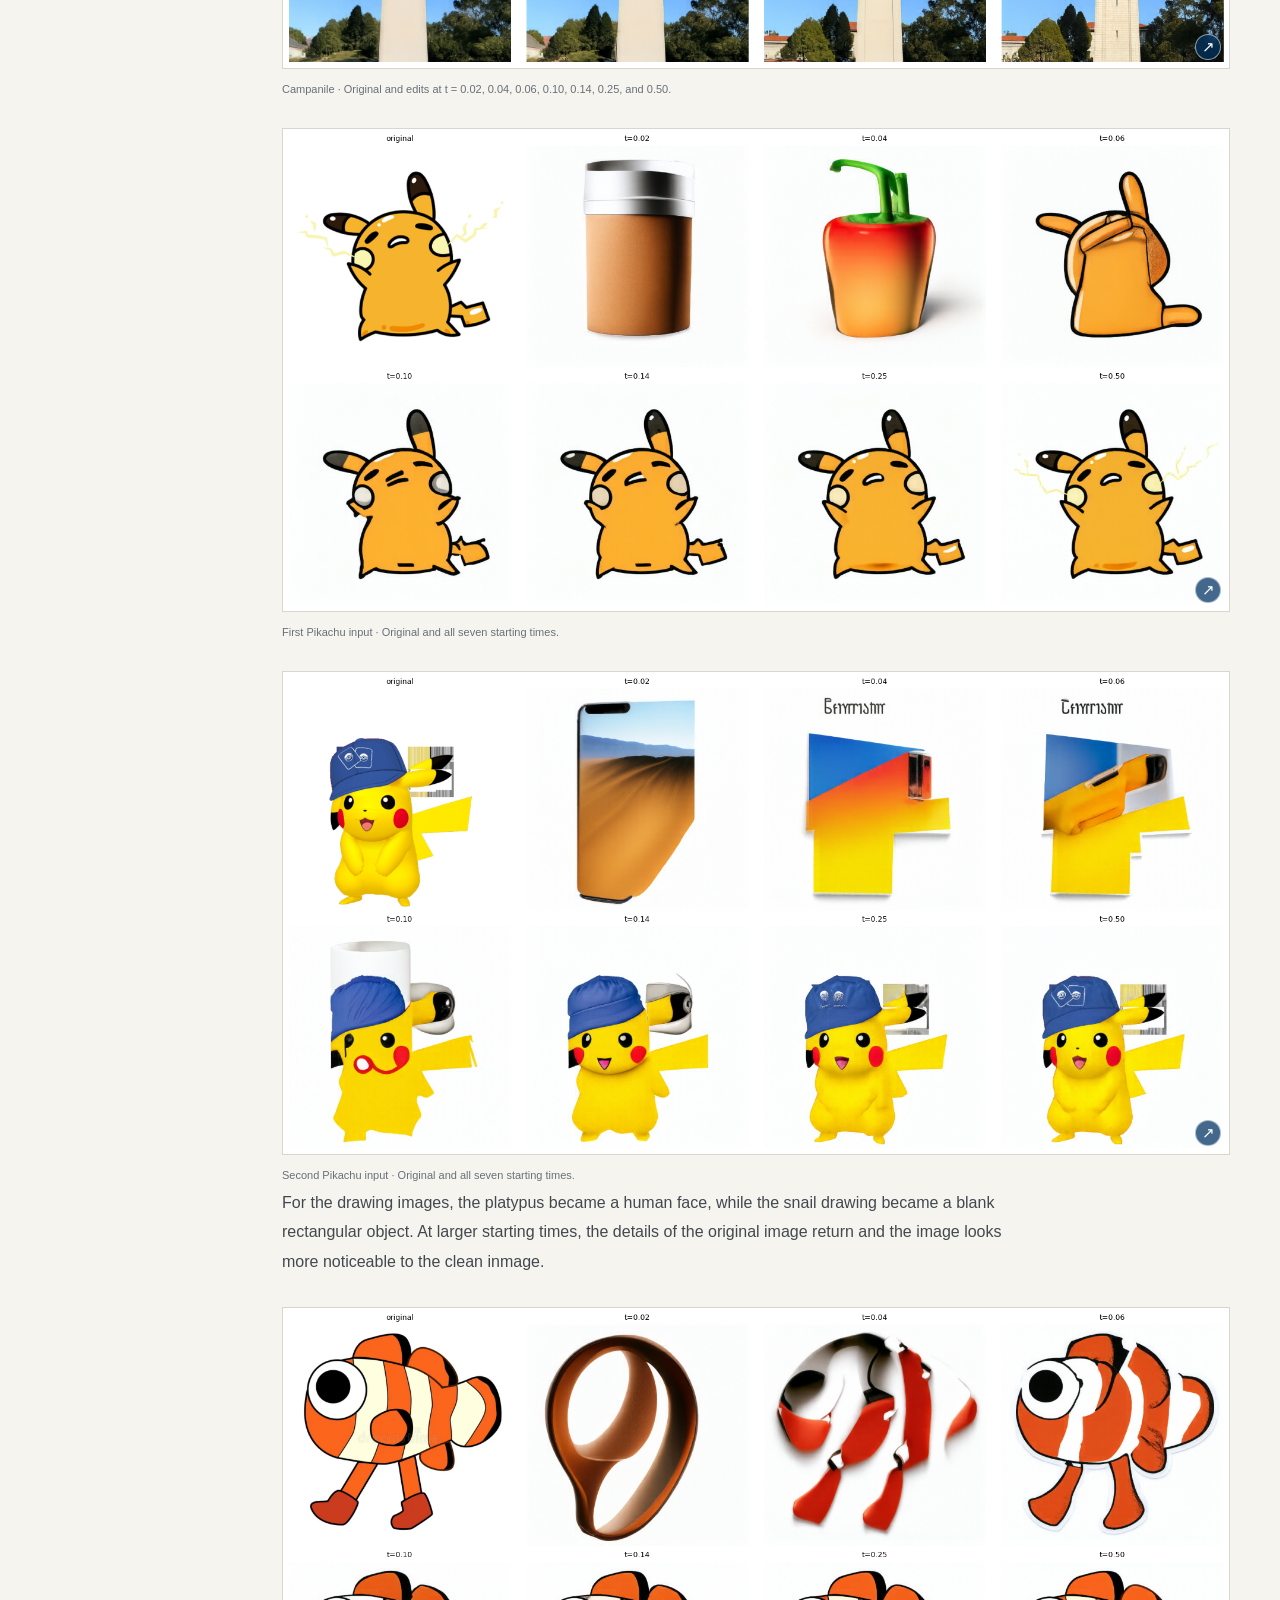
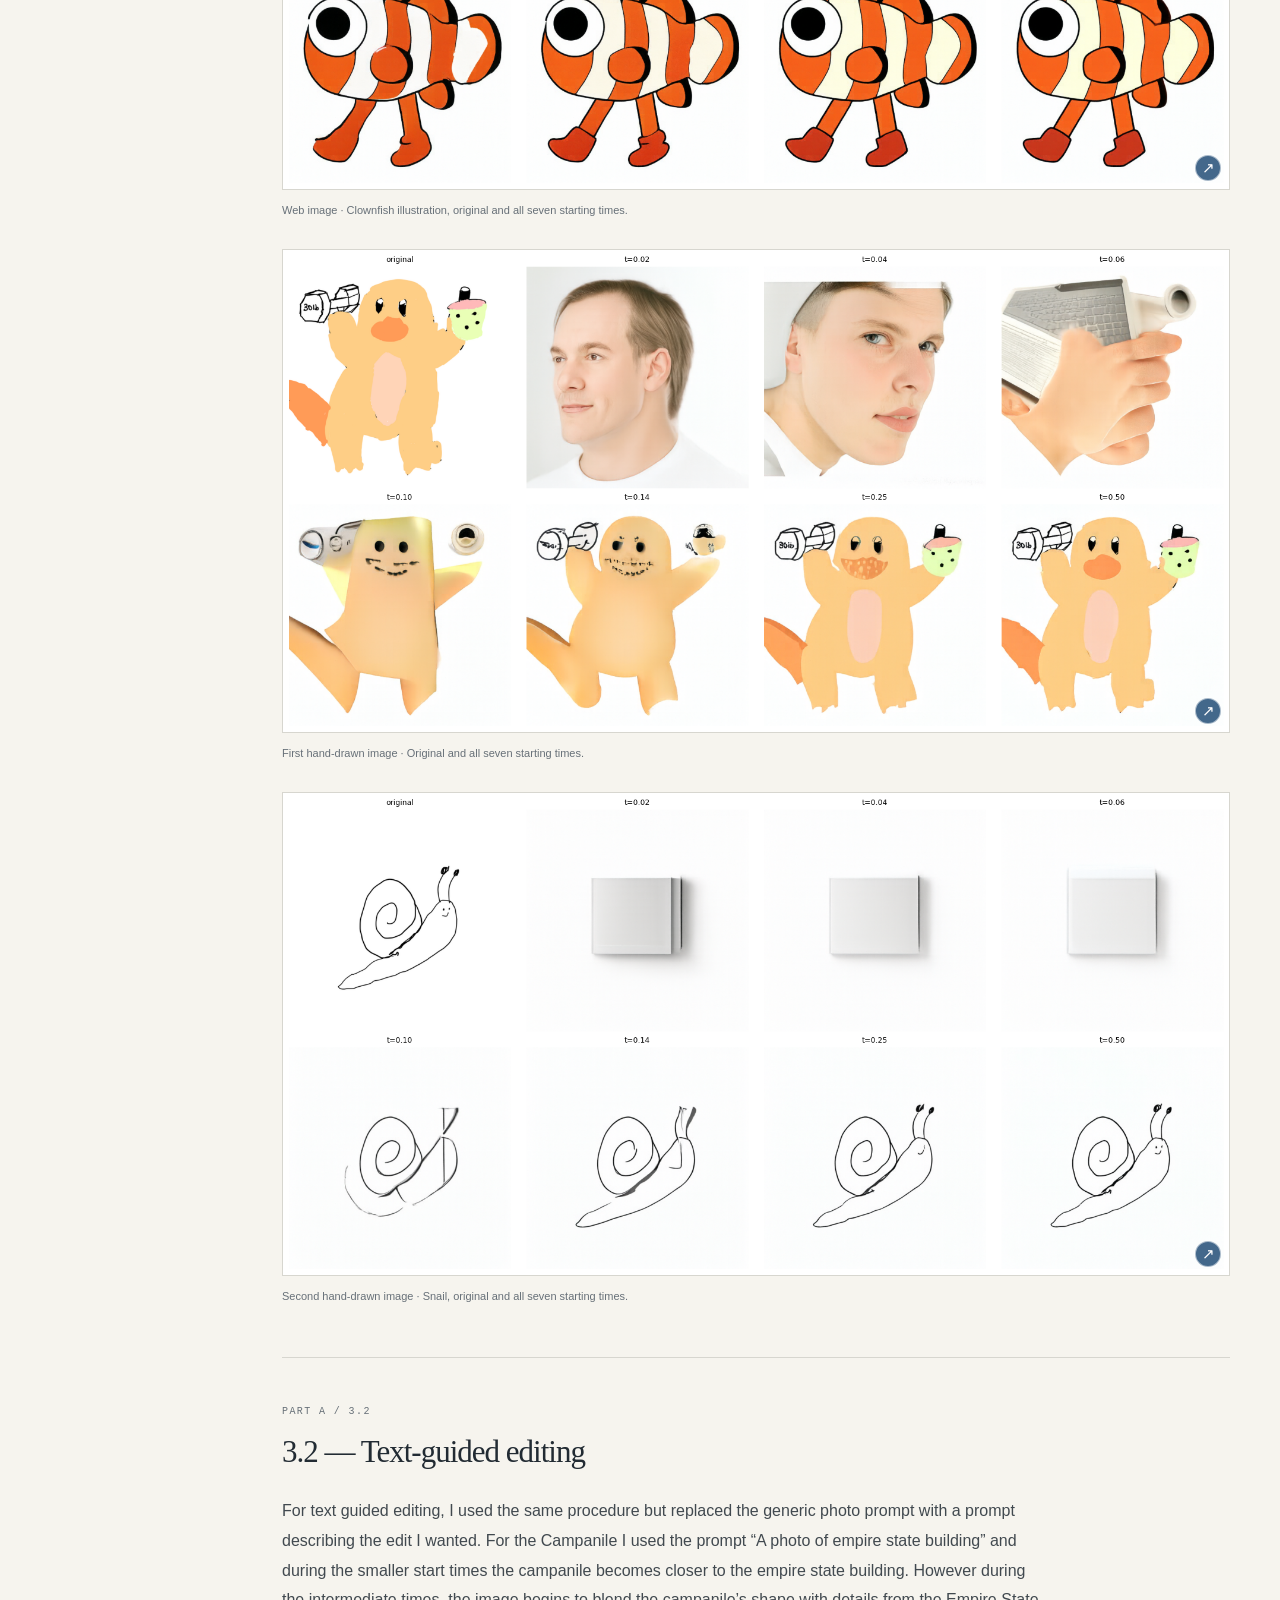
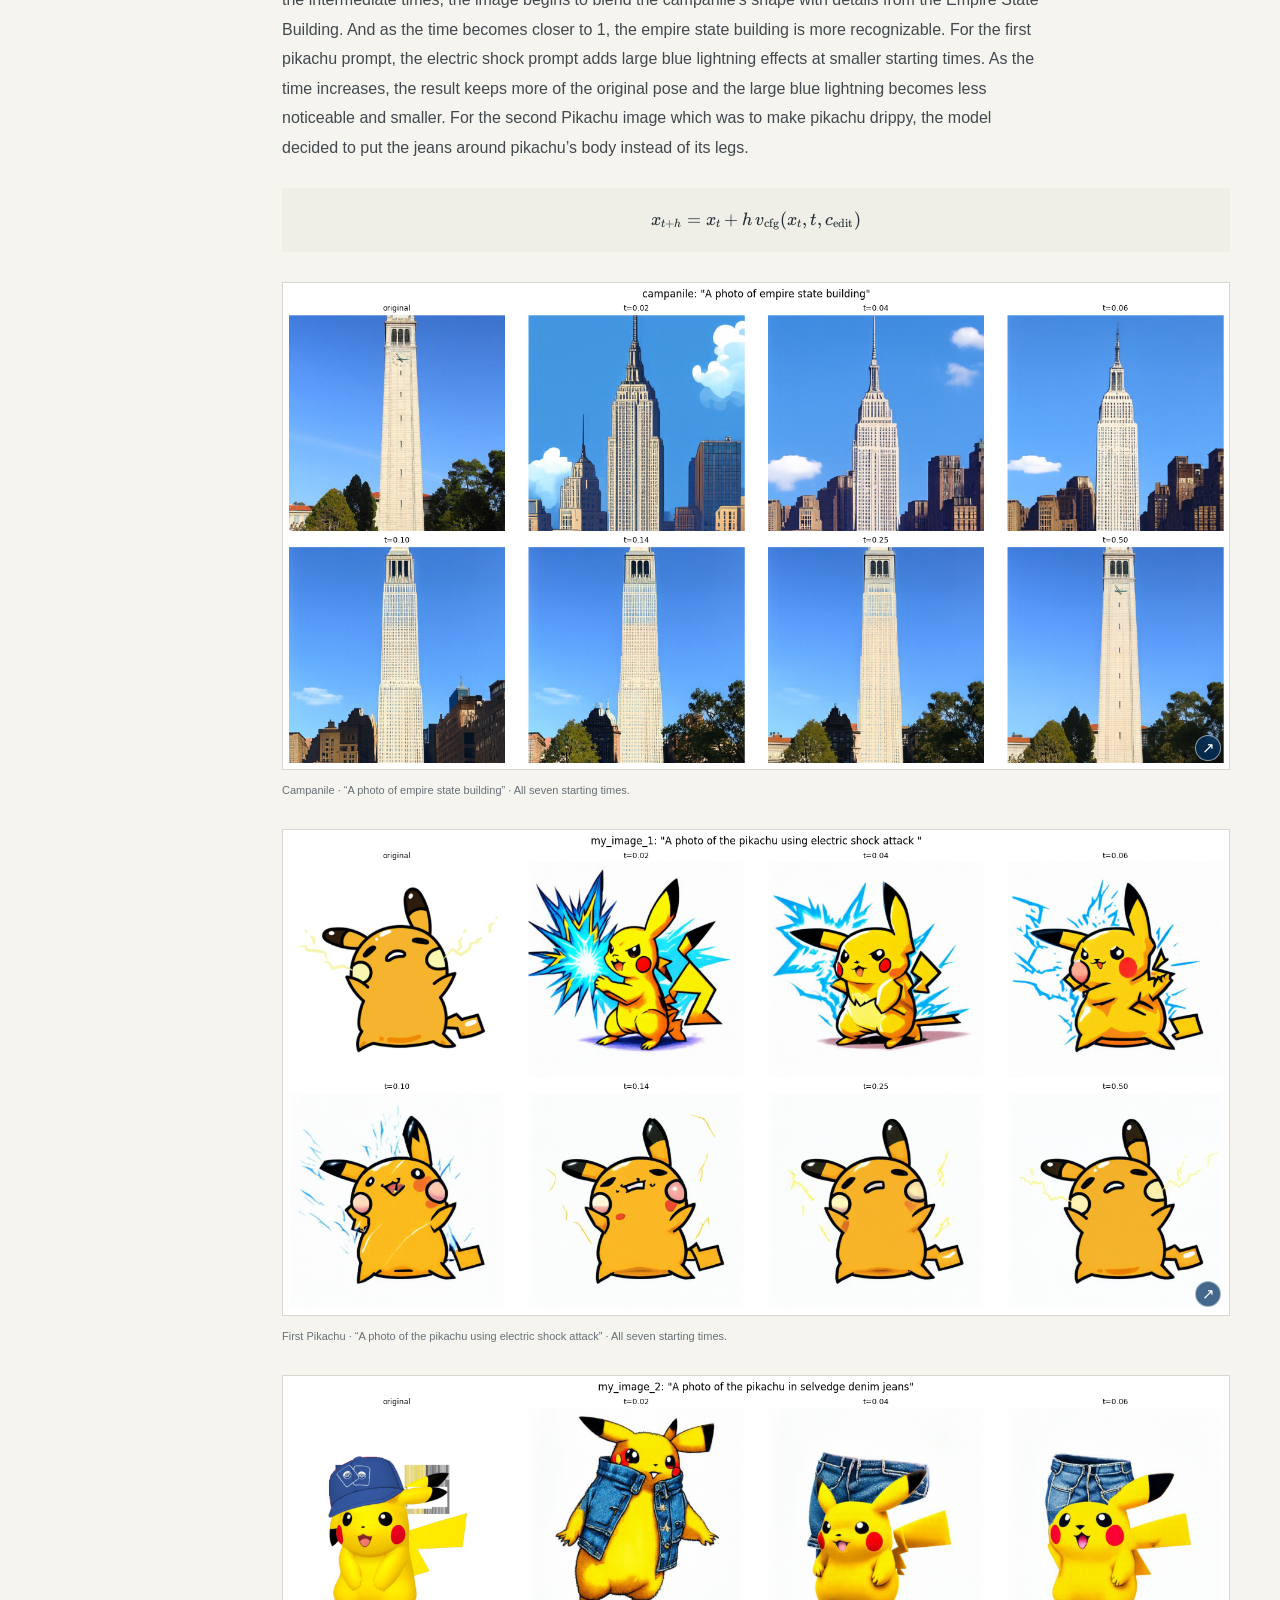
<file: docs/project3/index.html>
<!doctype html>
<html lang="en"><head><meta charset="utf-8"><meta name="viewport" content="width=device-width, initial-scale=1">
<title>Project 3 | Rohit Raman</title><meta name="description" content="CS 180 Project 3: exploring pretrained flow models and training flow matching models on MNIST.">
<link rel="canonical" href="https://rohram.github.io/cs180-/docs/project3/">
<link rel="stylesheet" href="../styles.css"><link rel="stylesheet" href="vendor/katex/katex.min.css"><link rel="stylesheet" href="styles.css"><script src="project3.js" defer></script></head>
<body class="project3"><a class="skip-link" href="#part-a">Skip to write-up</a><main id="top">
<nav class="portfolio-nav" aria-label="Project navigation"><a class="home-link" href="../index.html">↖ Rohit Raman <span>/ All projects</span></a><div><a href="../project0/index.html">Project 0</a><a href="../project1.html">Project 1</a><a href="../project2/index.html">Project 2</a><a href="index.html" aria-current="page">Project 3</a></div></nav>
<header class="project-header"><p class="eyebrow">CS 180 <span>/</span> Project 03</p><div class="title-row"><h1>Exploring<br><em>flow models.</em></h1><p class="subtitle">Denoising, editing,<br>optical illusions,<br>and MNIST generation.</p></div>
<div class="hero-images"><a href="#a-1-1"><img src="assets/part-a/original.png" width="512" height="512" alt="Denoising Pikachu"><span>Denoising Pikachu</span></a><a href="#a-3-3"><img src="assets/part-a/anagram-jellyfish-mushroom.png" width="793" height="411" alt="Two views, one image"><span>Two views, one image</span></a><a href="#b-2-3"><img src="assets/part-b/time-epoch-10.png" width="795" height="249" alt="From noise to digits"><span>From noise to digits</span></a></div><div class="header-caption"><span>Rohit Raman / UC Berkeley</span><span>Pretrained flow models / Flow matching from scratch</span></div>
<nav class="part-tabs" aria-label="Report parts"><a href="#part-a"><span>A</span> Exploring flow models <span aria-hidden="true">↓</span></a><a href="#part-b"><span>B</span> Training from scratch <span aria-hidden="true">↓</span></a><a href="#top" data-print>Print / save PDF ↗</a></nav>
<p class="print-note">Full-resolution figures can be opened on the website. The PDF includes both views of each flip illusion and both sizes of each hybrid.</p></header>
<div class="reading-layout"><aside class="contents"><p>On this page</p><nav aria-label="Report sections"><div class="contents-group"><a class="contents-part" href="#part-a">Part A</a><a href="#a-1-1"><span class="toc-number">1.1</span><span>Constructing noisy inputs</span></a><a href="#a-1-2"><span class="toc-number">1.2</span><span>Gaussian denoising</span></a><a href="#a-1-3"><span class="toc-number">1.3</span><span>One-step denoising</span></a><a href="#a-1-4"><span class="toc-number">1.4</span><span>Visualizing velocity</span></a><a href="#a-1-5"><span class="toc-number">1.5</span><span>Iterative Euler denoising</span></a><a href="#a-1-6"><span class="toc-number">1.6</span><span>Generating images from noise</span></a><a href="#a-2-1"><span class="toc-number">2.1</span><span>Classifier-free guidance</span></a><a href="#a-3-1"><span class="toc-number">3.1</span><span>Image-to-image editing</span></a><a href="#a-3-2"><span class="toc-number">3.2</span><span>Text-guided editing</span></a><a href="#a-3-3"><span class="toc-number">3.3</span><span>Visual anagrams</span></a><a href="#a-3-4"><span class="toc-number">3.4</span><span>Hybrid images</span></a></div><div class="contents-group"><a class="contents-part" href="#part-b">Part B</a><a href="#b-1-1"><span class="toc-number">1.1</span><span>Implementing the UNet</span></a><a href="#b-1-2"><span class="toc-number">1.2</span><span>Visualizing the noising process</span></a><a href="#b-1-2-1"><span class="toc-number">1.2.1</span><span>Training the denoiser</span></a><a href="#b-1-2-2"><span class="toc-number">1.2.2</span><span>Out-of-distribution testing</span></a><a href="#b-1-2-3"><span class="toc-number">1.2.3</span><span>Denoising pure noise</span></a><a href="#b-2-1"><span class="toc-number">2.1</span><span>Adding time conditioning</span></a><a href="#b-2-2"><span class="toc-number">2.2</span><span>Training the time-conditioned UNet</span></a><a href="#b-2-3"><span class="toc-number">2.3</span><span>Sampling from the time-conditioned UNet</span></a><a href="#b-2-4"><span class="toc-number">2.4</span><span>Adding class conditioning</span></a><a href="#b-2-5"><span class="toc-number">2.5</span><span>Training the class-conditioned UNet</span></a><a href="#b-2-6"><span class="toc-number">2.6</span><span>Sampling from the class-conditioned UNet</span></a><a href="#b-2-6-scheduler"><span class="toc-number">2.6</span><span>Removing the learning-rate scheduler</span></a></div></nav><a class="pdf-link" href="#top" data-print>Print / save PDF ↗</a></aside><article><div id="part-a" class="part-heading"><p class="eyebrow">Part A</p><h2>Exploring the power of flow models.</h2><p>Denoising, guidance, editing, and illusions.</p></div><section id="a-1-1" class="report-section"><p class="section-label">Part A / 1.1</p><h2>1.1 — Constructing noisy inputs</h2><p class="explanation" data-author-text>To construct my noisy Pikachu images, I sampled a noise tensor with the same shape as the image from a Gaussian distribution. I generated different levels of noise by interpolating between the sampled noise and the clean image using (1 - t) * epsilon + t * clean_image. As t increases closer to 1, the image becomes clearer because the clean image contributes more and the noise contributes less.</p><div class="equation"><span class="katex-display"><span class="katex"><span class="katex-mathml"><math xmlns="http://www.w3.org/1998/Math/MathML" display="block"><semantics><mrow><msub><mi>x</mi><mi>t</mi></msub><mo>=</mo><mo stretchy="false">(</mo><mn>1</mn><mo>−</mo><mi>t</mi><mo stretchy="false">)</mo><mi>ϵ</mi><mo>+</mo><mi>t</mi><msub><mi>x</mi><mn>1</mn></msub><mo separator="true">,</mo><mspace width="2em"/><mi>ϵ</mi><mo>∼</mo><mi mathvariant="script">N</mi><mo stretchy="false">(</mo><mn>0</mn><mo separator="true">,</mo><mi>I</mi><mo stretchy="false">)</mo></mrow><annotation encoding="application/x-tex">x_t=(1-t)\epsilon+t x_1,\qquad \epsilon\sim\mathcal{N}(0,I)</annotation></semantics></math></span><span class="katex-html" aria-hidden="true"><span class="katex-base"><span class="katex-strut" style="height:0.5806em;vertical-align:-0.15em;"></span><span class="mord"><span class="mord mathnormal">x</span><span class="msupsub"><span class="vlist-t vlist-t2"><span class="vlist-r"><span class="vlist" style="height:0.2806em;"><span style="top:-2.55em;margin-left:0em;margin-right:0.05em;"><span class="pstrut" style="height:2.7em;"></span><span class="katex-sizing reset-size6 size3 mtight"><span class="mord mathnormal mtight">t</span></span></span></span><span class="vlist-s">​</span></span><span class="vlist-r"><span class="vlist" style="height:0.15em;"><span></span></span></span></span></span></span><span class="mspace" style="margin-right:0.2778em;"></span><span class="mrel">=</span><span class="mspace" style="margin-right:0.2778em;"></span></span><span class="katex-base"><span class="katex-strut" style="height:1em;vertical-align:-0.25em;"></span><span class="mopen">(</span><span class="mord">1</span><span class="mspace" style="margin-right:0.2222em;"></span><span class="mbin">−</span><span class="mspace" style="margin-right:0.2222em;"></span></span><span class="katex-base"><span class="katex-strut" style="height:1em;vertical-align:-0.25em;"></span><span class="mord mathnormal">t</span><span class="mclose">)</span><span class="mord mathnormal">ϵ</span><span class="mspace" style="margin-right:0.2222em;"></span><span class="mbin">+</span><span class="mspace" style="margin-right:0.2222em;"></span></span><span class="katex-base"><span class="katex-strut" style="height:0.8095em;vertical-align:-0.1944em;"></span><span class="mord mathnormal">t</span><span class="mord"><span class="mord mathnormal">x</span><span class="msupsub"><span class="vlist-t vlist-t2"><span class="vlist-r"><span class="vlist" style="height:0.3011em;"><span style="top:-2.55em;margin-left:0em;margin-right:0.05em;"><span class="pstrut" style="height:2.7em;"></span><span class="katex-sizing reset-size6 size3 mtight"><span class="mord mtight">1</span></span></span></span><span class="vlist-s">​</span></span><span class="vlist-r"><span class="vlist" style="height:0.15em;"><span></span></span></span></span></span></span><span class="mpunct">,</span><span class="mspace" style="margin-right:2em;"></span><span class="mspace" style="margin-right:0.1667em;"></span><span class="mord mathnormal">ϵ</span><span class="mspace" style="margin-right:0.2778em;"></span><span class="mrel">∼</span><span class="mspace" style="margin-right:0.2778em;"></span></span><span class="katex-base"><span class="katex-strut" style="height:1em;vertical-align:-0.25em;"></span><span class="mord mathcal" style="margin-right:0.1474em;">N</span><span class="mopen">(</span><span class="mord">0</span><span class="mpunct">,</span><span class="mspace" style="margin-right:0.1667em;"></span><span class="mord mathnormal" style="margin-right:0.0785em;">I</span><span class="mclose">)</span></span></span></span></span></div><div class="gallery columns-1 "><figure class="result-figure " data-asset="a/noisy-inputs">
      <a class="figure-image" href="assets/part-a/noisy-inputs.png" data-zoom data-caption="Original Pikachu and the same noise interpolated at t = 0.25, 0.50, and 0.75." aria-label="Enlarge: Original Pikachu and the same noise interpolated at t = 0.25, 0.50, and 0.75.">
        <img src="assets/part-a/noisy-inputs.png" width="1593" height="411" alt="Original Pikachu and the same noise interpolated at t = 0.25, 0.50, and 0.75." loading="lazy" decoding="async"><span class="enlarge" aria-hidden="true">↗</span>
      </a><figcaption>Original Pikachu and the same noise interpolated at t = 0.25, 0.50, and 0.75.</figcaption></figure></div></section><section id="a-1-2" class="report-section"><p class="section-label">Part A / 1.2</p><h2>1.2 — Gaussian denoising</h2><p class="explanation" data-author-text>To denoise the image using a simple method, I first divided the noisy image by t to restore the original image amplitude. Then I used Gaussian blurring to remove some of the noise. The low pass filter reduces the high-frequency noise but also makes Pikachu’s edges and smaller details blurry specifically the high frequency details relevant to pikachu. At larger t values, the input already has less noise, so a weaker blur is enough to get a result closer to the original image.</p><div class="equation"><span class="katex-display"><span class="katex"><span class="katex-mathml"><math xmlns="http://www.w3.org/1998/Math/MathML" display="block"><semantics><mrow><msubsup><mover accent="true"><mi>x</mi><mo>^</mo></mover><mn>1</mn><mrow><mi mathvariant="normal">b</mi><mi mathvariant="normal">l</mi><mi mathvariant="normal">u</mi><mi mathvariant="normal">r</mi></mrow></msubsup><mo>=</mo><msub><mi>G</mi><mi>σ</mi></msub><mtext> ⁣</mtext><mrow><mo fence="true">(</mo><mfrac><msub><mi>x</mi><mi>t</mi></msub><mi>t</mi></mfrac><mo fence="true">)</mo></mrow></mrow><annotation encoding="application/x-tex">\hat{x}_1^{\mathrm{blur}}=G_\sigma\!\left(\frac{x_t}{t}\right)</annotation></semantics></math></span><span class="katex-html" aria-hidden="true"><span class="katex-base"><span class="katex-strut" style="height:1.1461em;vertical-align:-0.247em;"></span><span class="mord"><span class="mord katex-accent"><span class="vlist-t"><span class="vlist-r"><span class="vlist" style="height:0.6944em;"><span style="top:-3em;"><span class="pstrut" style="height:3em;"></span><span class="mord mathnormal">x</span></span><span style="top:-3em;"><span class="pstrut" style="height:3em;"></span><span class="accent-body" style="left:-0.2222em;"><span class="mord">^</span></span></span></span></span></span></span><span class="msupsub"><span class="vlist-t vlist-t2"><span class="vlist-r"><span class="vlist" style="height:0.8991em;"><span style="top:-2.453em;margin-left:0em;margin-right:0.05em;"><span class="pstrut" style="height:2.7em;"></span><span class="katex-sizing reset-size6 size3 mtight"><span class="mord mtight">1</span></span></span><span style="top:-3.113em;margin-right:0.05em;"><span class="pstrut" style="height:2.7em;"></span><span class="katex-sizing reset-size6 size3 mtight"><span class="mord mtight"><span class="mord mtight"><span class="mord mathrm mtight">blur</span></span></span></span></span></span><span class="vlist-s">​</span></span><span class="vlist-r"><span class="vlist" style="height:0.247em;"><span></span></span></span></span></span></span><span class="mspace" style="margin-right:0.2778em;"></span><span class="mrel">=</span><span class="mspace" style="margin-right:0.2778em;"></span></span><span class="katex-base"><span class="katex-strut" style="height:1.836em;vertical-align:-0.686em;"></span><span class="mord"><span class="mord mathnormal">G</span><span class="msupsub"><span class="vlist-t vlist-t2"><span class="vlist-r"><span class="vlist" style="height:0.1514em;"><span style="top:-2.55em;margin-left:0em;margin-right:0.05em;"><span class="pstrut" style="height:2.7em;"></span><span class="katex-sizing reset-size6 size3 mtight"><span class="mord mathnormal mtight" style="margin-right:0.0359em;">σ</span></span></span></span><span class="vlist-s">​</span></span><span class="vlist-r"><span class="vlist" style="height:0.15em;"><span></span></span></span></span></span></span><span class="mspace" style="margin-right:-0.1667em;"></span><span class="mspace" style="margin-right:0.1667em;"></span><span class="minner"><span class="mopen delimcenter" style="top:0em;"><span class="delimsizing size2">(</span></span><span class="mord"><span class="mopen nulldelimiter"></span><span class="mfrac"><span class="vlist-t vlist-t2"><span class="vlist-r"><span class="vlist" style="height:1.1076em;"><span style="top:-2.314em;"><span class="pstrut" style="height:3em;"></span><span class="mord"><span class="mord mathnormal">t</span></span></span><span style="top:-3.23em;"><span class="pstrut" style="height:3em;"></span><span class="frac-line" style="border-bottom-width:0.04em;"></span></span><span style="top:-3.677em;"><span class="pstrut" style="height:3em;"></span><span class="mord"><span class="mord"><span class="mord mathnormal">x</span><span class="msupsub"><span class="vlist-t vlist-t2"><span class="vlist-r"><span class="vlist" style="height:0.2806em;"><span style="top:-2.55em;margin-left:0em;margin-right:0.05em;"><span class="pstrut" style="height:2.7em;"></span><span class="katex-sizing reset-size6 size3 mtight"><span class="mord mathnormal mtight">t</span></span></span></span><span class="vlist-s">​</span></span><span class="vlist-r"><span class="vlist" style="height:0.15em;"><span></span></span></span></span></span></span></span></span></span><span class="vlist-s">​</span></span><span class="vlist-r"><span class="vlist" style="height:0.686em;"><span></span></span></span></span></span><span class="mclose nulldelimiter"></span></span><span class="mclose delimcenter" style="top:0em;"><span class="delimsizing size2">)</span></span></span></span></span></span></span></div><div class="gallery columns-1 "><figure class="result-figure " data-asset="a/gaussian-t025">
      <a class="figure-image" href="assets/part-a/gaussian-t025.png" data-zoom data-caption="t = 0.25 · Noisy input and Gaussian blur, sigma = 4." aria-label="Enlarge: t = 0.25 · Noisy input and Gaussian blur, sigma = 4.">
        <img src="assets/part-a/gaussian-t025.png" width="793" height="411" alt="t = 0.25 · Noisy input and Gaussian blur, sigma = 4." loading="lazy" decoding="async"><span class="enlarge" aria-hidden="true">↗</span>
      </a><figcaption>t = 0.25 · Noisy input and Gaussian blur, sigma = 4.</figcaption></figure><figure class="result-figure " data-asset="a/gaussian-t050">
      <a class="figure-image" href="assets/part-a/gaussian-t050.png" data-zoom data-caption="t = 0.50 · Noisy input and Gaussian blur, sigma = 2." aria-label="Enlarge: t = 0.50 · Noisy input and Gaussian blur, sigma = 2.">
        <img src="assets/part-a/gaussian-t050.png" width="793" height="411" alt="t = 0.50 · Noisy input and Gaussian blur, sigma = 2." loading="lazy" decoding="async"><span class="enlarge" aria-hidden="true">↗</span>
      </a><figcaption>t = 0.50 · Noisy input and Gaussian blur, sigma = 2.</figcaption></figure><figure class="result-figure " data-asset="a/gaussian-t075">
      <a class="figure-image" href="assets/part-a/gaussian-t075.png" data-zoom data-caption="t = 0.75 · Noisy input and Gaussian blur, sigma = 1." aria-label="Enlarge: t = 0.75 · Noisy input and Gaussian blur, sigma = 1.">
        <img src="assets/part-a/gaussian-t075.png" width="793" height="411" alt="t = 0.75 · Noisy input and Gaussian blur, sigma = 1." loading="lazy" decoding="async"><span class="enlarge" aria-hidden="true">↗</span>
      </a><figcaption>t = 0.75 · Noisy input and Gaussian blur, sigma = 1.</figcaption></figure></div></section><section id="a-1-3" class="report-section"><p class="section-label">Part A / 1.3</p><h2>1.3 — One-step denoising</h2><p class="explanation" data-author-text>One-step denoising predicts the clean image with the help of a flow model. I estimated the final clean image using x_t + (1 - t) * predict_velocity(x_t, t, condition). As t gets closer to 1, there is less noise in the input and less correction is needed. It performs significantly better than the Gaussian blur because it removes the noisy specks while keeping Pikachu’s outlines and colors much sharper.</p><div class="equation"><span class="katex-display"><span class="katex"><span class="katex-mathml"><math xmlns="http://www.w3.org/1998/Math/MathML" display="block"><semantics><mrow><msub><mover accent="true"><mi>x</mi><mo>^</mo></mover><mn>1</mn></msub><mo>=</mo><msub><mi>x</mi><mi>t</mi></msub><mo>+</mo><mo stretchy="false">(</mo><mn>1</mn><mo>−</mo><mi>t</mi><mo stretchy="false">)</mo><msub><mi>v</mi><mi>θ</mi></msub><mo stretchy="false">(</mo><msub><mi>x</mi><mi>t</mi></msub><mo separator="true">,</mo><mi>t</mi><mo separator="true">,</mo><mi>c</mi><mo stretchy="false">)</mo></mrow><annotation encoding="application/x-tex">\hat{x}_1=x_t+(1-t)v_\theta(x_t,t,c)</annotation></semantics></math></span><span class="katex-html" aria-hidden="true"><span class="katex-base"><span class="katex-strut" style="height:0.8444em;vertical-align:-0.15em;"></span><span class="mord"><span class="mord katex-accent"><span class="vlist-t"><span class="vlist-r"><span class="vlist" style="height:0.6944em;"><span style="top:-3em;"><span class="pstrut" style="height:3em;"></span><span class="mord mathnormal">x</span></span><span style="top:-3em;"><span class="pstrut" style="height:3em;"></span><span class="accent-body" style="left:-0.2222em;"><span class="mord">^</span></span></span></span></span></span></span><span class="msupsub"><span class="vlist-t vlist-t2"><span class="vlist-r"><span class="vlist" style="height:0.3011em;"><span style="top:-2.55em;margin-left:0em;margin-right:0.05em;"><span class="pstrut" style="height:2.7em;"></span><span class="katex-sizing reset-size6 size3 mtight"><span class="mord mtight">1</span></span></span></span><span class="vlist-s">​</span></span><span class="vlist-r"><span class="vlist" style="height:0.15em;"><span></span></span></span></span></span></span><span class="mspace" style="margin-right:0.2778em;"></span><span class="mrel">=</span><span class="mspace" style="margin-right:0.2778em;"></span></span><span class="katex-base"><span class="katex-strut" style="height:0.7333em;vertical-align:-0.15em;"></span><span class="mord"><span class="mord mathnormal">x</span><span class="msupsub"><span class="vlist-t vlist-t2"><span class="vlist-r"><span class="vlist" style="height:0.2806em;"><span style="top:-2.55em;margin-left:0em;margin-right:0.05em;"><span class="pstrut" style="height:2.7em;"></span><span class="katex-sizing reset-size6 size3 mtight"><span class="mord mathnormal mtight">t</span></span></span></span><span class="vlist-s">​</span></span><span class="vlist-r"><span class="vlist" style="height:0.15em;"><span></span></span></span></span></span></span><span class="mspace" style="margin-right:0.2222em;"></span><span class="mbin">+</span><span class="mspace" style="margin-right:0.2222em;"></span></span><span class="katex-base"><span class="katex-strut" style="height:1em;vertical-align:-0.25em;"></span><span class="mopen">(</span><span class="mord">1</span><span class="mspace" style="margin-right:0.2222em;"></span><span class="mbin">−</span><span class="mspace" style="margin-right:0.2222em;"></span></span><span class="katex-base"><span class="katex-strut" style="height:1em;vertical-align:-0.25em;"></span><span class="mord mathnormal">t</span><span class="mclose">)</span><span class="mord"><span class="mord mathnormal" style="margin-right:0.0359em;">v</span><span class="msupsub"><span class="vlist-t vlist-t2"><span class="vlist-r"><span class="vlist" style="height:0.3361em;"><span style="top:-2.55em;margin-left:-0.0359em;margin-right:0.05em;"><span class="pstrut" style="height:2.7em;"></span><span class="katex-sizing reset-size6 size3 mtight"><span class="mord mathnormal mtight" style="margin-right:0.0278em;">θ</span></span></span></span><span class="vlist-s">​</span></span><span class="vlist-r"><span class="vlist" style="height:0.15em;"><span></span></span></span></span></span></span><span class="mopen">(</span><span class="mord"><span class="mord mathnormal">x</span><span class="msupsub"><span class="vlist-t vlist-t2"><span class="vlist-r"><span class="vlist" style="height:0.2806em;"><span style="top:-2.55em;margin-left:0em;margin-right:0.05em;"><span class="pstrut" style="height:2.7em;"></span><span class="katex-sizing reset-size6 size3 mtight"><span class="mord mathnormal mtight">t</span></span></span></span><span class="vlist-s">​</span></span><span class="vlist-r"><span class="vlist" style="height:0.15em;"><span></span></span></span></span></span></span><span class="mpunct">,</span><span class="mspace" style="margin-right:0.1667em;"></span><span class="mord mathnormal">t</span><span class="mpunct">,</span><span class="mspace" style="margin-right:0.1667em;"></span><span class="mord mathnormal">c</span><span class="mclose">)</span></span></span></span></span></div><div class="gallery columns-1 "><figure class="result-figure " data-asset="a/one-step-t025">
      <a class="figure-image" href="assets/part-a/one-step-t025.png" data-zoom data-caption="t = 0.25 · Original, noisy input, and one-step prediction." aria-label="Enlarge: t = 0.25 · Original, noisy input, and one-step prediction.">
        <img src="assets/part-a/one-step-t025.png" width="1193" height="411" alt="t = 0.25 · Original, noisy input, and one-step prediction." loading="lazy" decoding="async"><span class="enlarge" aria-hidden="true">↗</span>
      </a><figcaption>t = 0.25 · Original, noisy input, and one-step prediction.</figcaption></figure><figure class="result-figure " data-asset="a/one-step-t050">
      <a class="figure-image" href="assets/part-a/one-step-t050.png" data-zoom data-caption="t = 0.50 · Original, noisy input, and one-step prediction." aria-label="Enlarge: t = 0.50 · Original, noisy input, and one-step prediction.">
        <img src="assets/part-a/one-step-t050.png" width="1193" height="411" alt="t = 0.50 · Original, noisy input, and one-step prediction." loading="lazy" decoding="async"><span class="enlarge" aria-hidden="true">↗</span>
      </a><figcaption>t = 0.50 · Original, noisy input, and one-step prediction.</figcaption></figure><figure class="result-figure " data-asset="a/one-step-t075">
      <a class="figure-image" href="assets/part-a/one-step-t075.png" data-zoom data-caption="t = 0.75 · Original, noisy input, and one-step prediction." aria-label="Enlarge: t = 0.75 · Original, noisy input, and one-step prediction.">
        <img src="assets/part-a/one-step-t075.png" width="1193" height="411" alt="t = 0.75 · Original, noisy input, and one-step prediction." loading="lazy" decoding="async"><span class="enlarge" aria-hidden="true">↗</span>
      </a><figcaption>t = 0.75 · Original, noisy input, and one-step prediction.</figcaption></figure></div></section><section id="a-1-4" class="report-section"><p class="section-label">Part A / 1.4</p><h2>1.4 — Visualizing velocity</h2><p class="explanation" data-author-text>The predicted update and the true update are super close, as shown in the images below. The biggest errors are along Pikachu’s outline and smaller features, while the model performs really well in flat areas and low frequency like the body. As t increases, the errors shown in the heatmap becomes significantly smaller, approaching none. This happens because the update is multiplied by the time away from 1 so a smaller update is needed as the image gets closer to ending clean image.</p><div class="equation"><span class="katex-display"><span class="katex"><span class="katex-mathml"><math xmlns="http://www.w3.org/1998/Math/MathML" display="block"><semantics><mrow><msub><mi mathvariant="normal">Δ</mi><mrow><mi mathvariant="normal">p</mi><mi mathvariant="normal">r</mi><mi mathvariant="normal">e</mi><mi mathvariant="normal">d</mi></mrow></msub><mo>=</mo><mo stretchy="false">(</mo><mn>1</mn><mo>−</mo><mi>t</mi><mo stretchy="false">)</mo><msub><mover accent="true"><mi>v</mi><mo>^</mo></mover><mi>t</mi></msub><mo separator="true">,</mo><mspace width="2em"/><msub><mi mathvariant="normal">Δ</mi><mrow><mi mathvariant="normal">g</mi><mi mathvariant="normal">t</mi></mrow></msub><mo>=</mo><msub><mi>x</mi><mn>1</mn></msub><mo>−</mo><msub><mi>x</mi><mi>t</mi></msub></mrow><annotation encoding="application/x-tex">\Delta_{\mathrm{pred}}=(1-t)\hat{v}_t,\qquad \Delta_{\mathrm{gt}}=x_1-x_t</annotation></semantics></math></span><span class="katex-html" aria-hidden="true"><span class="katex-base"><span class="katex-strut" style="height:0.9694em;vertical-align:-0.2861em;"></span><span class="mord"><span class="mord">Δ</span><span class="msupsub"><span class="vlist-t vlist-t2"><span class="vlist-r"><span class="vlist" style="height:0.3361em;"><span style="top:-2.55em;margin-left:0em;margin-right:0.05em;"><span class="pstrut" style="height:2.7em;"></span><span class="katex-sizing reset-size6 size3 mtight"><span class="mord mtight"><span class="mord mtight"><span class="mord mathrm mtight">pred</span></span></span></span></span></span><span class="vlist-s">​</span></span><span class="vlist-r"><span class="vlist" style="height:0.2861em;"><span></span></span></span></span></span></span><span class="mspace" style="margin-right:0.2778em;"></span><span class="mrel">=</span><span class="mspace" style="margin-right:0.2778em;"></span></span><span class="katex-base"><span class="katex-strut" style="height:1em;vertical-align:-0.25em;"></span><span class="mopen">(</span><span class="mord">1</span><span class="mspace" style="margin-right:0.2222em;"></span><span class="mbin">−</span><span class="mspace" style="margin-right:0.2222em;"></span></span><span class="katex-base"><span class="katex-strut" style="height:1.0361em;vertical-align:-0.2861em;"></span><span class="mord mathnormal">t</span><span class="mclose">)</span><span class="mord"><span class="mord katex-accent"><span class="vlist-t"><span class="vlist-r"><span class="vlist" style="height:0.6944em;"><span style="top:-3em;"><span class="pstrut" style="height:3em;"></span><span class="mord mathnormal" style="margin-right:0.0359em;">v</span></span><span style="top:-3em;"><span class="pstrut" style="height:3em;"></span><span class="accent-body" style="left:-0.2222em;"><span class="mord">^</span></span></span></span></span></span></span><span class="msupsub"><span class="vlist-t vlist-t2"><span class="vlist-r"><span class="vlist" style="height:0.2806em;"><span style="top:-2.55em;margin-left:-0.0359em;margin-right:0.05em;"><span class="pstrut" style="height:2.7em;"></span><span class="katex-sizing reset-size6 size3 mtight"><span class="mord mathnormal mtight">t</span></span></span></span><span class="vlist-s">​</span></span><span class="vlist-r"><span class="vlist" style="height:0.15em;"><span></span></span></span></span></span></span><span class="mpunct">,</span><span class="mspace" style="margin-right:2em;"></span><span class="mspace" style="margin-right:0.1667em;"></span><span class="mord"><span class="mord">Δ</span><span class="msupsub"><span class="vlist-t vlist-t2"><span class="vlist-r"><span class="vlist" style="height:0.2806em;"><span style="top:-2.55em;margin-left:0em;margin-right:0.05em;"><span class="pstrut" style="height:2.7em;"></span><span class="katex-sizing reset-size6 size3 mtight"><span class="mord mtight"><span class="mord mtight"><span class="mord mathrm mtight">gt</span></span></span></span></span></span><span class="vlist-s">​</span></span><span class="vlist-r"><span class="vlist" style="height:0.2861em;"><span></span></span></span></span></span></span><span class="mspace" style="margin-right:0.2778em;"></span><span class="mrel">=</span><span class="mspace" style="margin-right:0.2778em;"></span></span><span class="katex-base"><span class="katex-strut" style="height:0.7333em;vertical-align:-0.15em;"></span><span class="mord"><span class="mord mathnormal">x</span><span class="msupsub"><span class="vlist-t vlist-t2"><span class="vlist-r"><span class="vlist" style="height:0.3011em;"><span style="top:-2.55em;margin-left:0em;margin-right:0.05em;"><span class="pstrut" style="height:2.7em;"></span><span class="katex-sizing reset-size6 size3 mtight"><span class="mord mtight">1</span></span></span></span><span class="vlist-s">​</span></span><span class="vlist-r"><span class="vlist" style="height:0.15em;"><span></span></span></span></span></span></span><span class="mspace" style="margin-right:0.2222em;"></span><span class="mbin">−</span><span class="mspace" style="margin-right:0.2222em;"></span></span><span class="katex-base"><span class="katex-strut" style="height:0.5806em;vertical-align:-0.15em;"></span><span class="mord"><span class="mord mathnormal">x</span><span class="msupsub"><span class="vlist-t vlist-t2"><span class="vlist-r"><span class="vlist" style="height:0.2806em;"><span style="top:-2.55em;margin-left:0em;margin-right:0.05em;"><span class="pstrut" style="height:2.7em;"></span><span class="katex-sizing reset-size6 size3 mtight"><span class="mord mathnormal mtight">t</span></span></span></span><span class="vlist-s">​</span></span><span class="vlist-r"><span class="vlist" style="height:0.15em;"><span></span></span></span></span></span></span></span></span></span></span></div><div class="equation"><span class="katex-display"><span class="katex"><span class="katex-mathml"><math xmlns="http://www.w3.org/1998/Math/MathML" display="block"><semantics><mrow><msub><mi>E</mi><mi>t</mi></msub><mo>=</mo><msqrt><mrow><msub><mrow><mi mathvariant="normal">mean</mi><mo>⁡</mo></mrow><mrow><mi mathvariant="normal">R</mi><mi mathvariant="normal">G</mi><mi mathvariant="normal">B</mi></mrow></msub><mtext> ⁣</mtext><mrow><mo fence="true">[</mo><mo stretchy="false">(</mo><msub><mi mathvariant="normal">Δ</mi><mrow><mi mathvariant="normal">p</mi><mi mathvariant="normal">r</mi><mi mathvariant="normal">e</mi><mi mathvariant="normal">d</mi></mrow></msub><mo>−</mo><msub><mi mathvariant="normal">Δ</mi><mrow><mi mathvariant="normal">g</mi><mi mathvariant="normal">t</mi></mrow></msub><msup><mo stretchy="false">)</mo><mn>2</mn></msup><mo fence="true">]</mo></mrow></mrow></msqrt></mrow><annotation encoding="application/x-tex">E_t=\sqrt{\operatorname{mean}_{\mathrm{RGB}}\!\left[(\Delta_{\mathrm{pred}}-\Delta_{\mathrm{gt}})^2\right]}</annotation></semantics></math></span><span class="katex-html" aria-hidden="true"><span class="katex-base"><span class="katex-strut" style="height:0.8333em;vertical-align:-0.15em;"></span><span class="mord"><span class="mord mathnormal" style="margin-right:0.0576em;">E</span><span class="msupsub"><span class="vlist-t vlist-t2"><span class="vlist-r"><span class="vlist" style="height:0.2806em;"><span style="top:-2.55em;margin-left:-0.0576em;margin-right:0.05em;"><span class="pstrut" style="height:2.7em;"></span><span class="katex-sizing reset-size6 size3 mtight"><span class="mord mathnormal mtight">t</span></span></span></span><span class="vlist-s">​</span></span><span class="vlist-r"><span class="vlist" style="height:0.15em;"><span></span></span></span></span></span></span><span class="mspace" style="margin-right:0.2778em;"></span><span class="mrel">=</span><span class="mspace" style="margin-right:0.2778em;"></span></span><span class="katex-base"><span class="katex-strut" style="height:1.84em;vertical-align:-0.5742em;"></span><span class="mord sqrt"><span class="vlist-t vlist-t2"><span class="vlist-r"><span class="vlist" style="height:1.2658em;"><span class="svg-align" style="top:-3.8em;"><span class="pstrut" style="height:3.8em;"></span><span class="mord" style="padding-left:1em;"><span class="mop"><span class="mop"><span class="mord mathrm">mean</span></span><span class="msupsub"><span class="vlist-t vlist-t2"><span class="vlist-r"><span class="vlist" style="height:0.3283em;"><span style="top:-2.55em;margin-right:0.05em;"><span class="pstrut" style="height:2.7em;"></span><span class="katex-sizing reset-size6 size3 mtight"><span class="mord mtight"><span class="mord mtight"><span class="mord mathrm mtight">RGB</span></span></span></span></span></span><span class="vlist-s">​</span></span><span class="vlist-r"><span class="vlist" style="height:0.15em;"><span></span></span></span></span></span></span><span class="mspace" style="margin-right:-0.1667em;"></span><span class="mspace" style="margin-right:0.1667em;"></span><span class="minner"><span class="mopen delimcenter" style="top:0em;">[</span><span class="mopen">(</span><span class="mord"><span class="mord">Δ</span><span class="msupsub"><span class="vlist-t vlist-t2"><span class="vlist-r"><span class="vlist" style="height:0.3361em;"><span style="top:-2.55em;margin-left:0em;margin-right:0.05em;"><span class="pstrut" style="height:2.7em;"></span><span class="katex-sizing reset-size6 size3 mtight"><span class="mord mtight"><span class="mord mtight"><span class="mord mathrm mtight">pred</span></span></span></span></span></span><span class="vlist-s">​</span></span><span class="vlist-r"><span class="vlist" style="height:0.2861em;"><span></span></span></span></span></span></span><span class="mspace" style="margin-right:0.2222em;"></span><span class="mbin">−</span><span class="mspace" style="margin-right:0.2222em;"></span><span class="mord"><span class="mord">Δ</span><span class="msupsub"><span class="vlist-t vlist-t2"><span class="vlist-r"><span class="vlist" style="height:0.2806em;"><span style="top:-2.55em;margin-left:0em;margin-right:0.05em;"><span class="pstrut" style="height:2.7em;"></span><span class="katex-sizing reset-size6 size3 mtight"><span class="mord mtight"><span class="mord mtight"><span class="mord mathrm mtight">gt</span></span></span></span></span></span><span class="vlist-s">​</span></span><span class="vlist-r"><span class="vlist" style="height:0.2861em;"><span></span></span></span></span></span></span><span class="mclose"><span class="mclose">)</span><span class="msupsub"><span class="vlist-t"><span class="vlist-r"><span class="vlist" style="height:0.7401em;"><span style="top:-2.989em;margin-right:0.05em;"><span class="pstrut" style="height:2.7em;"></span><span class="katex-sizing reset-size6 size3 mtight"><span class="mord mtight">2</span></span></span></span></span></span></span></span><span class="mclose delimcenter" style="top:0em;">]</span></span></span></span><span style="top:-3.2258em;"><span class="pstrut" style="height:3.8em;"></span><span class="hide-tail" style="min-width:1.02em;height:1.88em;"><svg xmlns="http://www.w3.org/2000/svg" width="400em" height="1.88em" viewBox="0 0 400000 1944" preserveAspectRatio="xMinYMin slice"><path d="M983 90
l0 -0
c4,-6.7,10,-10,18,-10 H400000v40
H1013.1s-83.4,268,-264.1,840c-180.7,572,-277,876.3,-289,913c-4.7,4.7,-12.7,7,-24,7
s-12,0,-12,0c-1.3,-3.3,-3.7,-11.7,-7,-25c-35.3,-125.3,-106.7,-373.3,-214,-744
c-10,12,-21,25,-33,39s-32,39,-32,39c-6,-5.3,-15,-14,-27,-26s25,-30,25,-30
c26.7,-32.7,52,-63,76,-91s52,-60,52,-60s208,722,208,722
c56,-175.3,126.3,-397.3,211,-666c84.7,-268.7,153.8,-488.2,207.5,-658.5
c53.7,-170.3,84.5,-266.8,92.5,-289.5z
M1001 80h400000v40h-400000z"/></svg></span></span></span><span class="vlist-s">​</span></span><span class="vlist-r"><span class="vlist" style="height:0.5742em;"><span></span></span></span></span></span></span></span></span></span></div><div class="gallery columns-1 "><figure class="result-figure " data-asset="a/velocity-t025">
      <a class="figure-image" href="assets/part-a/velocity-t025.png" data-zoom data-caption="t = 0.25 · Noisy input, predicted update, ground-truth update, and RGB RMS error." aria-label="Enlarge: t = 0.25 · Noisy input, predicted update, ground-truth update, and RGB RMS error.">
        <img src="assets/part-a/velocity-t025.png" width="1558" height="411" alt="t = 0.25 · Noisy input, predicted update, ground-truth update, and RGB RMS error." loading="lazy" decoding="async"><span class="enlarge" aria-hidden="true">↗</span>
      </a><figcaption>t = 0.25 · Noisy input, predicted update, ground-truth update, and RGB RMS error.</figcaption></figure><figure class="result-figure " data-asset="a/velocity-t050">
      <a class="figure-image" href="assets/part-a/velocity-t050.png" data-zoom data-caption="t = 0.50 · Noisy input, predicted update, ground-truth update, and RGB RMS error." aria-label="Enlarge: t = 0.50 · Noisy input, predicted update, ground-truth update, and RGB RMS error.">
        <img src="assets/part-a/velocity-t050.png" width="1558" height="411" alt="t = 0.50 · Noisy input, predicted update, ground-truth update, and RGB RMS error." loading="lazy" decoding="async"><span class="enlarge" aria-hidden="true">↗</span>
      </a><figcaption>t = 0.50 · Noisy input, predicted update, ground-truth update, and RGB RMS error.</figcaption></figure><figure class="result-figure " data-asset="a/velocity-t075">
      <a class="figure-image" href="assets/part-a/velocity-t075.png" data-zoom data-caption="t = 0.75 · Noisy input, predicted update, ground-truth update, and RGB RMS error." aria-label="Enlarge: t = 0.75 · Noisy input, predicted update, ground-truth update, and RGB RMS error.">
        <img src="assets/part-a/velocity-t075.png" width="1558" height="411" alt="t = 0.75 · Noisy input, predicted update, ground-truth update, and RGB RMS error." loading="lazy" decoding="async"><span class="enlarge" aria-hidden="true">↗</span>
      </a><figcaption>t = 0.75 · Noisy input, predicted update, ground-truth update, and RGB RMS error.</figcaption></figure></div></section><section id="a-1-5" class="report-section"><p class="section-label">Part A / 1.5</p><h2>1.5 — Iterative Euler denoising</h2><p class="explanation" data-author-text>For iterative denoising I started with the noisy image at t = 0.5 and took 25 Euler steps with a step size of 0.02. At each step, I predicted the velocity again using the updated image. The noise gradually disappears while Pikachu’s shape becomes clearer. The final one step and Euler results look really similar  although both make small changes to the original outlines and shading. One step denoising surprisingly had a slightly lower MSE of 0.00140 compared to 0.00182 for Euler. This could happen because the repeated Euler updates introduce small changes that move the result slightly farther from the exact original pixels, but euler updates still look more resembling to pikachu compared to the Gaussian blur method. </p><div class="equation"><span class="katex-display"><span class="katex"><span class="katex-mathml"><math xmlns="http://www.w3.org/1998/Math/MathML" display="block"><semantics><mrow><msub><mi>x</mi><mrow><mi>t</mi><mo>+</mo><mi>h</mi></mrow></msub><mo>=</mo><msub><mi>x</mi><mi>t</mi></msub><mo>+</mo><mi>h</mi><mtext> </mtext><msub><mi>v</mi><mi>θ</mi></msub><mo stretchy="false">(</mo><msub><mi>x</mi><mi>t</mi></msub><mo separator="true">,</mo><mi>t</mi><mo separator="true">,</mo><mi>c</mi><mo stretchy="false">)</mo><mo separator="true">,</mo><mspace width="2em"/><mi>h</mi><mo>=</mo><mn>0.02</mn></mrow><annotation encoding="application/x-tex">x_{t+h}=x_t+h\,v_\theta(x_t,t,c),\qquad h=0.02</annotation></semantics></math></span><span class="katex-html" aria-hidden="true"><span class="katex-base"><span class="katex-strut" style="height:0.6389em;vertical-align:-0.2083em;"></span><span class="mord"><span class="mord mathnormal">x</span><span class="msupsub"><span class="vlist-t vlist-t2"><span class="vlist-r"><span class="vlist" style="height:0.3361em;"><span style="top:-2.55em;margin-left:0em;margin-right:0.05em;"><span class="pstrut" style="height:2.7em;"></span><span class="katex-sizing reset-size6 size3 mtight"><span class="mord mtight"><span class="mord mathnormal mtight">t</span><span class="mbin mtight">+</span><span class="mord mathnormal mtight">h</span></span></span></span></span><span class="vlist-s">​</span></span><span class="vlist-r"><span class="vlist" style="height:0.2083em;"><span></span></span></span></span></span></span><span class="mspace" style="margin-right:0.2778em;"></span><span class="mrel">=</span><span class="mspace" style="margin-right:0.2778em;"></span></span><span class="katex-base"><span class="katex-strut" style="height:0.7333em;vertical-align:-0.15em;"></span><span class="mord"><span class="mord mathnormal">x</span><span class="msupsub"><span class="vlist-t vlist-t2"><span class="vlist-r"><span class="vlist" style="height:0.2806em;"><span style="top:-2.55em;margin-left:0em;margin-right:0.05em;"><span class="pstrut" style="height:2.7em;"></span><span class="katex-sizing reset-size6 size3 mtight"><span class="mord mathnormal mtight">t</span></span></span></span><span class="vlist-s">​</span></span><span class="vlist-r"><span class="vlist" style="height:0.15em;"><span></span></span></span></span></span></span><span class="mspace" style="margin-right:0.2222em;"></span><span class="mbin">+</span><span class="mspace" style="margin-right:0.2222em;"></span></span><span class="katex-base"><span class="katex-strut" style="height:1em;vertical-align:-0.25em;"></span><span class="mord mathnormal">h</span><span class="mspace" style="margin-right:0.1667em;"></span><span class="mord"><span class="mord mathnormal" style="margin-right:0.0359em;">v</span><span class="msupsub"><span class="vlist-t vlist-t2"><span class="vlist-r"><span class="vlist" style="height:0.3361em;"><span style="top:-2.55em;margin-left:-0.0359em;margin-right:0.05em;"><span class="pstrut" style="height:2.7em;"></span><span class="katex-sizing reset-size6 size3 mtight"><span class="mord mathnormal mtight" style="margin-right:0.0278em;">θ</span></span></span></span><span class="vlist-s">​</span></span><span class="vlist-r"><span class="vlist" style="height:0.15em;"><span></span></span></span></span></span></span><span class="mopen">(</span><span class="mord"><span class="mord mathnormal">x</span><span class="msupsub"><span class="vlist-t vlist-t2"><span class="vlist-r"><span class="vlist" style="height:0.2806em;"><span style="top:-2.55em;margin-left:0em;margin-right:0.05em;"><span class="pstrut" style="height:2.7em;"></span><span class="katex-sizing reset-size6 size3 mtight"><span class="mord mathnormal mtight">t</span></span></span></span><span class="vlist-s">​</span></span><span class="vlist-r"><span class="vlist" style="height:0.15em;"><span></span></span></span></span></span></span><span class="mpunct">,</span><span class="mspace" style="margin-right:0.1667em;"></span><span class="mord mathnormal">t</span><span class="mpunct">,</span><span class="mspace" style="margin-right:0.1667em;"></span><span class="mord mathnormal">c</span><span class="mclose">)</span><span class="mpunct">,</span><span class="mspace" style="margin-right:2em;"></span><span class="mspace" style="margin-right:0.1667em;"></span><span class="mord mathnormal">h</span><span class="mspace" style="margin-right:0.2778em;"></span><span class="mrel">=</span><span class="mspace" style="margin-right:0.2778em;"></span></span><span class="katex-base"><span class="katex-strut" style="height:0.6444em;"></span><span class="mord">0.02</span></span></span></span></span></div><div class="gallery columns-1 "><figure class="result-figure " data-asset="a/euler-trajectory">
      <a class="figure-image" href="assets/part-a/euler-trajectory.png" data-zoom data-caption="Euler trajectory from t = 0.50 to 1.00 · Initial state and every fifth update." aria-label="Enlarge: Euler trajectory from t = 0.50 to 1.00 · Initial state and every fifth update.">
        <img src="assets/part-a/euler-trajectory.png" width="1193" height="811" alt="Euler trajectory from t = 0.50 to 1.00 · Initial state and every fifth update." loading="lazy" decoding="async"><span class="enlarge" aria-hidden="true">↗</span>
      </a><figcaption>Euler trajectory from t = 0.50 to 1.00 · Initial state and every fifth update.</figcaption></figure><figure class="result-figure " data-asset="a/denoising-comparison">
      <a class="figure-image" href="assets/part-a/denoising-comparison.png" data-zoom data-caption="The same input · Original, Gaussian blur, one-step denoising, and Euler denoising." aria-label="Enlarge: The same input · Original, Gaussian blur, one-step denoising, and Euler denoising.">
        <img src="assets/part-a/denoising-comparison.png" width="1593" height="411" alt="The same input · Original, Gaussian blur, one-step denoising, and Euler denoising." loading="lazy" decoding="async"><span class="enlarge" aria-hidden="true">↗</span>
      </a><figcaption>The same input · Original, Gaussian blur, one-step denoising, and Euler denoising.</figcaption></figure></div></section><section id="a-1-6" class="report-section"><p class="section-label">Part A / 1.6</p><h2>1.6 — Generating images from noise</h2><p class="explanation" data-author-text>When generating images from pure noise with the prompt “a high quality photo,” the model mostly produced pictures of people. Some results look convincing, but others have missing or distorted facial features. The model seems to favor portraits for this generic prompt</p><div class="equation"><span class="katex-display"><span class="katex"><span class="katex-mathml"><math xmlns="http://www.w3.org/1998/Math/MathML" display="block"><semantics><mrow><msub><mi>x</mi><mn>0</mn></msub><mo>∼</mo><mi mathvariant="script">N</mi><mo stretchy="false">(</mo><mn>0</mn><mo separator="true">,</mo><mi>I</mi><mo stretchy="false">)</mo><mo separator="true">,</mo><mspace width="2em"/><mi>t</mi><mo>:</mo><mn>0</mn><mo>⟶</mo><mn>1</mn></mrow><annotation encoding="application/x-tex">x_0\sim\mathcal{N}(0,I),\qquad t:0\longrightarrow1</annotation></semantics></math></span><span class="katex-html" aria-hidden="true"><span class="katex-base"><span class="katex-strut" style="height:0.5806em;vertical-align:-0.15em;"></span><span class="mord"><span class="mord mathnormal">x</span><span class="msupsub"><span class="vlist-t vlist-t2"><span class="vlist-r"><span class="vlist" style="height:0.3011em;"><span style="top:-2.55em;margin-left:0em;margin-right:0.05em;"><span class="pstrut" style="height:2.7em;"></span><span class="katex-sizing reset-size6 size3 mtight"><span class="mord mtight">0</span></span></span></span><span class="vlist-s">​</span></span><span class="vlist-r"><span class="vlist" style="height:0.15em;"><span></span></span></span></span></span></span><span class="mspace" style="margin-right:0.2778em;"></span><span class="mrel">∼</span><span class="mspace" style="margin-right:0.2778em;"></span></span><span class="katex-base"><span class="katex-strut" style="height:1em;vertical-align:-0.25em;"></span><span class="mord mathcal" style="margin-right:0.1474em;">N</span><span class="mopen">(</span><span class="mord">0</span><span class="mpunct">,</span><span class="mspace" style="margin-right:0.1667em;"></span><span class="mord mathnormal" style="margin-right:0.0785em;">I</span><span class="mclose">)</span><span class="mpunct">,</span><span class="mspace" style="margin-right:2em;"></span><span class="mspace" style="margin-right:0.1667em;"></span><span class="mord mathnormal">t</span><span class="mspace" style="margin-right:0.2778em;"></span><span class="mrel">:</span><span class="mspace" style="margin-right:0.2778em;"></span></span><span class="katex-base"><span class="katex-strut" style="height:0.6554em;vertical-align:-0.011em;"></span><span class="mord">0</span><span class="mspace" style="margin-right:0.2778em;"></span><span class="mrel">⟶</span><span class="mspace" style="margin-right:0.2778em;"></span></span><span class="katex-base"><span class="katex-strut" style="height:0.6444em;"></span><span class="mord">1</span></span></span></span></span></div><div class="gallery columns-1 "><figure class="result-figure " data-asset="a/conditional-samples">
      <a class="figure-image" href="assets/part-a/conditional-samples.png" data-zoom data-caption="“a high quality photo” · Five ordinary conditional samples, seeds 180–184." aria-label="Enlarge: “a high quality photo” · Five ordinary conditional samples, seeds 180–184.">
        <img src="assets/part-a/conditional-samples.png" width="1602" height="811" alt="“a high quality photo” · Five ordinary conditional samples, seeds 180–184." loading="lazy" decoding="async"><span class="enlarge" aria-hidden="true">↗</span>
      </a><figcaption>“a high quality photo” · Five ordinary conditional samples, seeds 180–184.</figcaption></figure></div></section><section id="a-2-1" class="report-section"><p class="section-label">Part A / 2.1</p><h2>2.1 — Classifier-free guidance</h2><p class="explanation" data-author-text>For classifier free guidance, I combined the conditional and unconditional velocity predictions using v_cond + w * (v_cond - v_uncond) with w = 7. I used the same initial noise seeds as the previous section to compare the results. The guided images have much more coherent faces and realistic bodies, and the weird features from the samples without guidance are mostly gone. The results also look more alike to each other unlike the classifier free. </p><div class="equation"><span class="katex-display"><span class="katex"><span class="katex-mathml"><math xmlns="http://www.w3.org/1998/Math/MathML" display="block"><semantics><mrow><msub><mi>v</mi><mrow><mi mathvariant="normal">c</mi><mi mathvariant="normal">f</mi><mi mathvariant="normal">g</mi></mrow></msub><mo>=</mo><msub><mi>v</mi><mi>c</mi></msub><mo>+</mo><mi>w</mi><mo stretchy="false">(</mo><msub><mi>v</mi><mi>c</mi></msub><mo>−</mo><msub><mi>v</mi><mi>u</mi></msub><mo stretchy="false">)</mo><mo separator="true">,</mo><mspace width="2em"/><mi>w</mi><mo>=</mo><mn>7</mn></mrow><annotation encoding="application/x-tex">v_{\mathrm{cfg}}=v_c+w(v_c-v_u),\qquad w=7</annotation></semantics></math></span><span class="katex-html" aria-hidden="true"><span class="katex-base"><span class="katex-strut" style="height:0.7167em;vertical-align:-0.2861em;"></span><span class="mord"><span class="mord mathnormal" style="margin-right:0.0359em;">v</span><span class="msupsub"><span class="vlist-t vlist-t2"><span class="vlist-r"><span class="vlist" style="height:0.3361em;"><span style="top:-2.55em;margin-left:-0.0359em;margin-right:0.05em;"><span class="pstrut" style="height:2.7em;"></span><span class="katex-sizing reset-size6 size3 mtight"><span class="mord mtight"><span class="mord mtight"><span class="mord mathrm mtight" style="margin-right:0.0139em;">cfg</span></span></span></span></span></span><span class="vlist-s">​</span></span><span class="vlist-r"><span class="vlist" style="height:0.2861em;"><span></span></span></span></span></span></span><span class="mspace" style="margin-right:0.2778em;"></span><span class="mrel">=</span><span class="mspace" style="margin-right:0.2778em;"></span></span><span class="katex-base"><span class="katex-strut" style="height:0.7333em;vertical-align:-0.15em;"></span><span class="mord"><span class="mord mathnormal" style="margin-right:0.0359em;">v</span><span class="msupsub"><span class="vlist-t vlist-t2"><span class="vlist-r"><span class="vlist" style="height:0.1514em;"><span style="top:-2.55em;margin-left:-0.0359em;margin-right:0.05em;"><span class="pstrut" style="height:2.7em;"></span><span class="katex-sizing reset-size6 size3 mtight"><span class="mord mathnormal mtight">c</span></span></span></span><span class="vlist-s">​</span></span><span class="vlist-r"><span class="vlist" style="height:0.15em;"><span></span></span></span></span></span></span><span class="mspace" style="margin-right:0.2222em;"></span><span class="mbin">+</span><span class="mspace" style="margin-right:0.2222em;"></span></span><span class="katex-base"><span class="katex-strut" style="height:1em;vertical-align:-0.25em;"></span><span class="mord mathnormal" style="margin-right:0.0269em;">w</span><span class="mopen">(</span><span class="mord"><span class="mord mathnormal" style="margin-right:0.0359em;">v</span><span class="msupsub"><span class="vlist-t vlist-t2"><span class="vlist-r"><span class="vlist" style="height:0.1514em;"><span style="top:-2.55em;margin-left:-0.0359em;margin-right:0.05em;"><span class="pstrut" style="height:2.7em;"></span><span class="katex-sizing reset-size6 size3 mtight"><span class="mord mathnormal mtight">c</span></span></span></span><span class="vlist-s">​</span></span><span class="vlist-r"><span class="vlist" style="height:0.15em;"><span></span></span></span></span></span></span><span class="mspace" style="margin-right:0.2222em;"></span><span class="mbin">−</span><span class="mspace" style="margin-right:0.2222em;"></span></span><span class="katex-base"><span class="katex-strut" style="height:1em;vertical-align:-0.25em;"></span><span class="mord"><span class="mord mathnormal" style="margin-right:0.0359em;">v</span><span class="msupsub"><span class="vlist-t vlist-t2"><span class="vlist-r"><span class="vlist" style="height:0.1514em;"><span style="top:-2.55em;margin-left:-0.0359em;margin-right:0.05em;"><span class="pstrut" style="height:2.7em;"></span><span class="katex-sizing reset-size6 size3 mtight"><span class="mord mathnormal mtight">u</span></span></span></span><span class="vlist-s">​</span></span><span class="vlist-r"><span class="vlist" style="height:0.15em;"><span></span></span></span></span></span></span><span class="mclose">)</span><span class="mpunct">,</span><span class="mspace" style="margin-right:2em;"></span><span class="mspace" style="margin-right:0.1667em;"></span><span class="mord mathnormal" style="margin-right:0.0269em;">w</span><span class="mspace" style="margin-right:0.2778em;"></span><span class="mrel">=</span><span class="mspace" style="margin-right:0.2778em;"></span></span><span class="katex-base"><span class="katex-strut" style="height:0.6444em;"></span><span class="mord">7</span></span></span></span></span></div><div class="gallery columns-1 "><figure class="result-figure " data-asset="a/cfg-samples">
      <a class="figure-image" href="assets/part-a/cfg-samples.png" data-zoom data-caption="“a high quality photo” · Five guided samples, w = 7, with the same seeds 180–184." aria-label="Enlarge: “a high quality photo” · Five guided samples, w = 7, with the same seeds 180–184.">
        <img src="assets/part-a/cfg-samples.png" width="1602" height="811" alt="“a high quality photo” · Five guided samples, w = 7, with the same seeds 180–184." loading="lazy" decoding="async"><span class="enlarge" aria-hidden="true">↗</span>
      </a><figcaption>“a high quality photo” · Five guided samples, w = 7, with the same seeds 180–184.</figcaption></figure></div></section><section id="a-3-1" class="report-section"><p class="section-label">Part A / 3.1</p><h2>3.1 — Image-to-image editing</h2><p class="explanation" data-author-text>For editing, I mixed each original image with noise at different starting times and then used the model to generate the final image. At starting times closer to zero, there is very little information from the original image therefore the model has more freedom to change the subject. For the Campanile, the smaller time results mostly preserve a pale vertical shape and the blue background. As the starting time approaches 1 the tower becomes more and more similar to the campanile and the important features such as the  clock and windows return.</p><p class="explanation" data-author-text>The same pattern appears in my two Pikachu images. At low starting times, the model sometimes turns the input into completely unrelated objects, like a container, a pepper, or a phone. At larger starting times, the results look much closer to the original Pikachu images.</p><div class="equation"><span class="katex-display"><span class="katex"><span class="katex-mathml"><math xmlns="http://www.w3.org/1998/Math/MathML" display="block"><semantics><mrow><msub><mi>x</mi><msub><mi>t</mi><mrow><mi mathvariant="normal">s</mi><mi mathvariant="normal">t</mi><mi mathvariant="normal">a</mi><mi mathvariant="normal">r</mi><mi mathvariant="normal">t</mi></mrow></msub></msub><mo>=</mo><mo stretchy="false">(</mo><mn>1</mn><mo>−</mo><msub><mi>t</mi><mrow><mi mathvariant="normal">s</mi><mi mathvariant="normal">t</mi><mi mathvariant="normal">a</mi><mi mathvariant="normal">r</mi><mi mathvariant="normal">t</mi></mrow></msub><mo stretchy="false">)</mo><mi>ϵ</mi><mo>+</mo><msub><mi>t</mi><mrow><mi mathvariant="normal">s</mi><mi mathvariant="normal">t</mi><mi mathvariant="normal">a</mi><mi mathvariant="normal">r</mi><mi mathvariant="normal">t</mi></mrow></msub><msub><mi>x</mi><mn>1</mn></msub></mrow><annotation encoding="application/x-tex">x_{t_{\mathrm{start}}}=(1-t_{\mathrm{start}})\epsilon+t_{\mathrm{start}}x_1</annotation></semantics></math></span><span class="katex-html" aria-hidden="true"><span class="katex-base"><span class="katex-strut" style="height:0.6807em;vertical-align:-0.2501em;"></span><span class="mord"><span class="mord mathnormal">x</span><span class="msupsub"><span class="vlist-t vlist-t2"><span class="vlist-r"><span class="vlist" style="height:0.2806em;"><span style="top:-2.55em;margin-left:0em;margin-right:0.05em;"><span class="pstrut" style="height:2.7em;"></span><span class="katex-sizing reset-size6 size3 mtight"><span class="mord mtight"><span class="mord mtight"><span class="mord mathnormal mtight">t</span><span class="msupsub"><span class="vlist-t vlist-t2"><span class="vlist-r"><span class="vlist" style="height:0.2963em;"><span style="top:-2.357em;margin-left:0em;margin-right:0.0714em;"><span class="pstrut" style="height:2.5em;"></span><span class="katex-sizing reset-size3 size1 mtight"><span class="mord mtight"><span class="mord mtight"><span class="mord mathrm mtight">start</span></span></span></span></span></span><span class="vlist-s">​</span></span><span class="vlist-r"><span class="vlist" style="height:0.143em;"><span></span></span></span></span></span></span></span></span></span></span><span class="vlist-s">​</span></span><span class="vlist-r"><span class="vlist" style="height:0.2501em;"><span></span></span></span></span></span></span><span class="mspace" style="margin-right:0.2778em;"></span><span class="mrel">=</span><span class="mspace" style="margin-right:0.2778em;"></span></span><span class="katex-base"><span class="katex-strut" style="height:1em;vertical-align:-0.25em;"></span><span class="mopen">(</span><span class="mord">1</span><span class="mspace" style="margin-right:0.2222em;"></span><span class="mbin">−</span><span class="mspace" style="margin-right:0.2222em;"></span></span><span class="katex-base"><span class="katex-strut" style="height:1em;vertical-align:-0.25em;"></span><span class="mord"><span class="mord mathnormal">t</span><span class="msupsub"><span class="vlist-t vlist-t2"><span class="vlist-r"><span class="vlist" style="height:0.2806em;"><span style="top:-2.55em;margin-left:0em;margin-right:0.05em;"><span class="pstrut" style="height:2.7em;"></span><span class="katex-sizing reset-size6 size3 mtight"><span class="mord mtight"><span class="mord mtight"><span class="mord mathrm mtight">start</span></span></span></span></span></span><span class="vlist-s">​</span></span><span class="vlist-r"><span class="vlist" style="height:0.15em;"><span></span></span></span></span></span></span><span class="mclose">)</span><span class="mord mathnormal">ϵ</span><span class="mspace" style="margin-right:0.2222em;"></span><span class="mbin">+</span><span class="mspace" style="margin-right:0.2222em;"></span></span><span class="katex-base"><span class="katex-strut" style="height:0.7651em;vertical-align:-0.15em;"></span><span class="mord"><span class="mord mathnormal">t</span><span class="msupsub"><span class="vlist-t vlist-t2"><span class="vlist-r"><span class="vlist" style="height:0.2806em;"><span style="top:-2.55em;margin-left:0em;margin-right:0.05em;"><span class="pstrut" style="height:2.7em;"></span><span class="katex-sizing reset-size6 size3 mtight"><span class="mord mtight"><span class="mord mtight"><span class="mord mathrm mtight">start</span></span></span></span></span></span><span class="vlist-s">​</span></span><span class="vlist-r"><span class="vlist" style="height:0.15em;"><span></span></span></span></span></span></span><span class="mord"><span class="mord mathnormal">x</span><span class="msupsub"><span class="vlist-t vlist-t2"><span class="vlist-r"><span class="vlist" style="height:0.3011em;"><span style="top:-2.55em;margin-left:0em;margin-right:0.05em;"><span class="pstrut" style="height:2.7em;"></span><span class="katex-sizing reset-size6 size3 mtight"><span class="mord mtight">1</span></span></span></span><span class="vlist-s">​</span></span><span class="vlist-r"><span class="vlist" style="height:0.15em;"><span></span></span></span></span></span></span></span></span></span></span></div><div class="gallery columns-1 "><figure class="result-figure " data-asset="a/edit-campanile">
      <a class="figure-image" href="assets/part-a/edit-campanile.png" data-zoom data-caption="Campanile · Original and edits at t = 0.02, 0.04, 0.06, 0.10, 0.14, 0.25, and 0.50." aria-label="Enlarge: Campanile · Original and edits at t = 0.02, 0.04, 0.06, 0.10, 0.14, 0.25, and 0.50.">
        <img src="assets/part-a/edit-campanile.png" width="1593" height="811" alt="Campanile · Original and edits at t = 0.02, 0.04, 0.06, 0.10, 0.14, 0.25, and 0.50." loading="lazy" decoding="async"><span class="enlarge" aria-hidden="true">↗</span>
      </a><figcaption>Campanile · Original and edits at t = 0.02, 0.04, 0.06, 0.10, 0.14, 0.25, and 0.50.</figcaption></figure><figure class="result-figure " data-asset="a/edit-pikachu-1">
      <a class="figure-image" href="assets/part-a/edit-pikachu-1.png" data-zoom data-caption="First Pikachu input · Original and all seven starting times." aria-label="Enlarge: First Pikachu input · Original and all seven starting times.">
        <img src="assets/part-a/edit-pikachu-1.png" width="1593" height="811" alt="First Pikachu input · Original and all seven starting times." loading="lazy" decoding="async"><span class="enlarge" aria-hidden="true">↗</span>
      </a><figcaption>First Pikachu input · Original and all seven starting times.</figcaption></figure><figure class="result-figure " data-asset="a/edit-pikachu-2">
      <a class="figure-image" href="assets/part-a/edit-pikachu-2.png" data-zoom data-caption="Second Pikachu input · Original and all seven starting times." aria-label="Enlarge: Second Pikachu input · Original and all seven starting times.">
        <img src="assets/part-a/edit-pikachu-2.png" width="1593" height="811" alt="Second Pikachu input · Original and all seven starting times." loading="lazy" decoding="async"><span class="enlarge" aria-hidden="true">↗</span>
      </a><figcaption>Second Pikachu input · Original and all seven starting times.</figcaption></figure></div><p class="explanation" data-author-text>For the drawing images, the platypus became a human face, while the snail drawing became a blank rectangular object. At larger starting times, the details of the original image return and the image looks more noticeable to the clean inmage. </p><div class="gallery columns-1 "><figure class="result-figure " data-asset="a/edit-web">
      <a class="figure-image" href="assets/part-a/edit-web.png" data-zoom data-caption="Web image · Clownfish illustration, original and all seven starting times." aria-label="Enlarge: Web image · Clownfish illustration, original and all seven starting times.">
        <img src="assets/part-a/edit-web.png" width="1593" height="811" alt="Web image · Clownfish illustration, original and all seven starting times." loading="lazy" decoding="async"><span class="enlarge" aria-hidden="true">↗</span>
      </a><figcaption>Web image · Clownfish illustration, original and all seven starting times.</figcaption></figure><figure class="result-figure " data-asset="a/edit-drawing-1">
      <a class="figure-image" href="assets/part-a/edit-drawing-1.png" data-zoom data-caption="First hand-drawn image · Original and all seven starting times." aria-label="Enlarge: First hand-drawn image · Original and all seven starting times.">
        <img src="assets/part-a/edit-drawing-1.png" width="1593" height="811" alt="First hand-drawn image · Original and all seven starting times." loading="lazy" decoding="async"><span class="enlarge" aria-hidden="true">↗</span>
      </a><figcaption>First hand-drawn image · Original and all seven starting times.</figcaption></figure><figure class="result-figure " data-asset="a/edit-drawing-2">
      <a class="figure-image" href="assets/part-a/edit-drawing-2.png" data-zoom data-caption="Second hand-drawn image · Snail, original and all seven starting times." aria-label="Enlarge: Second hand-drawn image · Snail, original and all seven starting times.">
        <img src="assets/part-a/edit-drawing-2.png" width="1593" height="811" alt="Second hand-drawn image · Snail, original and all seven starting times." loading="lazy" decoding="async"><span class="enlarge" aria-hidden="true">↗</span>
      </a><figcaption>Second hand-drawn image · Snail, original and all seven starting times.</figcaption></figure></div></section><section id="a-3-2" class="report-section"><p class="section-label">Part A / 3.2</p><h2>3.2 — Text-guided editing</h2><p class="explanation" data-author-text>For text guided editing, I used the same procedure but replaced the generic photo prompt with a prompt describing the edit I wanted. For the  Campanile I used the prompt “A photo of empire state building” and during the smaller start times the campanile becomes closer to the empire state building. However during the intermediate times, the image begins to blend the campanile’s shape with details from the Empire State Building. And as the time becomes closer to 1, the empire state building is more recognizable. For the first pikachu prompt, the electric shock prompt adds large blue lightning effects at smaller starting times. As the time increases, the result keeps more of the original pose and the large blue lightning becomes less noticeable and smaller. For the second Pikachu image which was to make pikachu drippy, the model decided to put the jeans around pikachu’s body instead of its legs. </p><div class="equation"><span class="katex-display"><span class="katex"><span class="katex-mathml"><math xmlns="http://www.w3.org/1998/Math/MathML" display="block"><semantics><mrow><msub><mi>x</mi><mrow><mi>t</mi><mo>+</mo><mi>h</mi></mrow></msub><mo>=</mo><msub><mi>x</mi><mi>t</mi></msub><mo>+</mo><mi>h</mi><mtext> </mtext><msub><mi>v</mi><mrow><mi mathvariant="normal">c</mi><mi mathvariant="normal">f</mi><mi mathvariant="normal">g</mi></mrow></msub><mo stretchy="false">(</mo><msub><mi>x</mi><mi>t</mi></msub><mo separator="true">,</mo><mi>t</mi><mo separator="true">,</mo><msub><mi>c</mi><mrow><mi mathvariant="normal">e</mi><mi mathvariant="normal">d</mi><mi mathvariant="normal">i</mi><mi mathvariant="normal">t</mi></mrow></msub><mo stretchy="false">)</mo></mrow><annotation encoding="application/x-tex">x_{t+h}=x_t+h\,v_{\mathrm{cfg}}(x_t,t,c_{\mathrm{edit}})</annotation></semantics></math></span><span class="katex-html" aria-hidden="true"><span class="katex-base"><span class="katex-strut" style="height:0.6389em;vertical-align:-0.2083em;"></span><span class="mord"><span class="mord mathnormal">x</span><span class="msupsub"><span class="vlist-t vlist-t2"><span class="vlist-r"><span class="vlist" style="height:0.3361em;"><span style="top:-2.55em;margin-left:0em;margin-right:0.05em;"><span class="pstrut" style="height:2.7em;"></span><span class="katex-sizing reset-size6 size3 mtight"><span class="mord mtight"><span class="mord mathnormal mtight">t</span><span class="mbin mtight">+</span><span class="mord mathnormal mtight">h</span></span></span></span></span><span class="vlist-s">​</span></span><span class="vlist-r"><span class="vlist" style="height:0.2083em;"><span></span></span></span></span></span></span><span class="mspace" style="margin-right:0.2778em;"></span><span class="mrel">=</span><span class="mspace" style="margin-right:0.2778em;"></span></span><span class="katex-base"><span class="katex-strut" style="height:0.7333em;vertical-align:-0.15em;"></span><span class="mord"><span class="mord mathnormal">x</span><span class="msupsub"><span class="vlist-t vlist-t2"><span class="vlist-r"><span class="vlist" style="height:0.2806em;"><span style="top:-2.55em;margin-left:0em;margin-right:0.05em;"><span class="pstrut" style="height:2.7em;"></span><span class="katex-sizing reset-size6 size3 mtight"><span class="mord mathnormal mtight">t</span></span></span></span><span class="vlist-s">​</span></span><span class="vlist-r"><span class="vlist" style="height:0.15em;"><span></span></span></span></span></span></span><span class="mspace" style="margin-right:0.2222em;"></span><span class="mbin">+</span><span class="mspace" style="margin-right:0.2222em;"></span></span><span class="katex-base"><span class="katex-strut" style="height:1.0361em;vertical-align:-0.2861em;"></span><span class="mord mathnormal">h</span><span class="mspace" style="margin-right:0.1667em;"></span><span class="mord"><span class="mord mathnormal" style="margin-right:0.0359em;">v</span><span class="msupsub"><span class="vlist-t vlist-t2"><span class="vlist-r"><span class="vlist" style="height:0.3361em;"><span style="top:-2.55em;margin-left:-0.0359em;margin-right:0.05em;"><span class="pstrut" style="height:2.7em;"></span><span class="katex-sizing reset-size6 size3 mtight"><span class="mord mtight"><span class="mord mtight"><span class="mord mathrm mtight" style="margin-right:0.0139em;">cfg</span></span></span></span></span></span><span class="vlist-s">​</span></span><span class="vlist-r"><span class="vlist" style="height:0.2861em;"><span></span></span></span></span></span></span><span class="mopen">(</span><span class="mord"><span class="mord mathnormal">x</span><span class="msupsub"><span class="vlist-t vlist-t2"><span class="vlist-r"><span class="vlist" style="height:0.2806em;"><span style="top:-2.55em;margin-left:0em;margin-right:0.05em;"><span class="pstrut" style="height:2.7em;"></span><span class="katex-sizing reset-size6 size3 mtight"><span class="mord mathnormal mtight">t</span></span></span></span><span class="vlist-s">​</span></span><span class="vlist-r"><span class="vlist" style="height:0.15em;"><span></span></span></span></span></span></span><span class="mpunct">,</span><span class="mspace" style="margin-right:0.1667em;"></span><span class="mord mathnormal">t</span><span class="mpunct">,</span><span class="mspace" style="margin-right:0.1667em;"></span><span class="mord"><span class="mord mathnormal">c</span><span class="msupsub"><span class="vlist-t vlist-t2"><span class="vlist-r"><span class="vlist" style="height:0.3361em;"><span style="top:-2.55em;margin-left:0em;margin-right:0.05em;"><span class="pstrut" style="height:2.7em;"></span><span class="katex-sizing reset-size6 size3 mtight"><span class="mord mtight"><span class="mord mtight"><span class="mord mathrm mtight">edit</span></span></span></span></span></span><span class="vlist-s">​</span></span><span class="vlist-r"><span class="vlist" style="height:0.15em;"><span></span></span></span></span></span></span><span class="mclose">)</span></span></span></span></span></div><div class="gallery columns-1 "><figure class="result-figure " data-asset="a/text-edit-campanile">
      <a class="figure-image" href="assets/part-a/text-edit-campanile.png" data-zoom data-caption="Campanile · “A photo of empire state building” · All seven starting times." aria-label="Enlarge: Campanile · “A photo of empire state building” · All seven starting times.">
        <img src="assets/part-a/text-edit-campanile.png" width="1580" height="811" alt="Campanile · “A photo of empire state building” · All seven starting times." loading="lazy" decoding="async"><span class="enlarge" aria-hidden="true">↗</span>
      </a><figcaption>Campanile · “A photo of empire state building” · All seven starting times.</figcaption></figure><figure class="result-figure " data-asset="a/text-edit-pikachu-1">
      <a class="figure-image" href="assets/part-a/text-edit-pikachu-1.png" data-zoom data-caption="First Pikachu · “A photo of the pikachu using electric shock attack” · All seven starting times." aria-label="Enlarge: First Pikachu · “A photo of the pikachu using electric shock attack” · All seven starting times.">
        <img src="assets/part-a/text-edit-pikachu-1.png" width="1580" height="811" alt="First Pikachu · “A photo of the pikachu using electric shock attack” · All seven starting times." loading="lazy" decoding="async"><span class="enlarge" aria-hidden="true">↗</span>
      </a><figcaption>First Pikachu · “A photo of the pikachu using electric shock attack” · All seven starting times.</figcaption></figure><figure class="result-figure " data-asset="a/text-edit-pikachu-2">
      <a class="figure-image" href="assets/part-a/text-edit-pikachu-2.png" data-zoom data-caption="Second Pikachu · “A photo of the pikachu in selvedge denim jeans” · All seven starting times." aria-label="Enlarge: Second Pikachu · “A photo of the pikachu in selvedge denim jeans” · All seven starting times.">
        <img src="assets/part-a/text-edit-pikachu-2.png" width="1580" height="811" alt="Second Pikachu · “A photo of the pikachu in selvedge denim jeans” · All seven starting times." loading="lazy" decoding="async"><span class="enlarge" aria-hidden="true">↗</span>
      </a><figcaption>Second Pikachu · “A photo of the pikachu in selvedge denim jeans” · All seven starting times.</figcaption></figure></div></section><section id="a-3-3" class="report-section"><p class="section-label">Part A / 3.3</p><h2>3.3 — Visual anagrams</h2><p class="explanation" data-author-text>I averaged the guided velocity from the upright image towards prompt a with the rotated back velocity from the upside down image towards prompt b. This lets the model work toward two different prompts at the same time.</p><p class="explanation" data-author-text>For the first result, which was surprisingly well the image looks a lot like a jellyfish and after rotating it, the orange mushroom cap and stem make the mushroom easier to see. </p><p class="explanation" data-author-text>In the second result, the green shape looks like a pear when upright. After rotating it, the wider top and narrower bottom resemble a hot air balloon, and the thin brown stem look like ropes. However the pear interpretation is a lot stronger since the “brown basket” looks a lot more like a stem due to its thin structure. </p><div class="equation"><span class="katex-display"><span class="katex"><span class="katex-mathml"><math xmlns="http://www.w3.org/1998/Math/MathML" display="block"><semantics><mrow><mi>v</mi><mo>=</mo><mfrac><mrow><msub><mi>v</mi><mrow><mi mathvariant="normal">c</mi><mi mathvariant="normal">f</mi><mi mathvariant="normal">g</mi></mrow></msub><mo stretchy="false">(</mo><msub><mi>x</mi><mi>t</mi></msub><mo separator="true">,</mo><mi>t</mi><mo separator="true">,</mo><msub><mi>c</mi><mi>a</mi></msub><mo stretchy="false">)</mo><mo>+</mo><mi>F</mi><mtext> ⁣</mtext><mrow><mo fence="true">(</mo><msub><mi>v</mi><mrow><mi mathvariant="normal">c</mi><mi mathvariant="normal">f</mi><mi mathvariant="normal">g</mi></mrow></msub><mo stretchy="false">(</mo><mi>F</mi><mo stretchy="false">(</mo><msub><mi>x</mi><mi>t</mi></msub><mo stretchy="false">)</mo><mo separator="true">,</mo><mi>t</mi><mo separator="true">,</mo><msub><mi>c</mi><mi>b</mi></msub><mo stretchy="false">)</mo><mo fence="true">)</mo></mrow></mrow><mn>2</mn></mfrac></mrow><annotation encoding="application/x-tex">v=\frac{v_{\mathrm{cfg}}(x_t,t,c_a)+F\!\left(v_{\mathrm{cfg}}(F(x_t),t,c_b)\right)}{2}</annotation></semantics></math></span><span class="katex-html" aria-hidden="true"><span class="katex-base"><span class="katex-strut" style="height:0.4306em;"></span><span class="mord mathnormal" style="margin-right:0.0359em;">v</span><span class="mspace" style="margin-right:0.2778em;"></span><span class="mrel">=</span><span class="mspace" style="margin-right:0.2778em;"></span></span><span class="katex-base"><span class="katex-strut" style="height:2.113em;vertical-align:-0.686em;"></span><span class="mord"><span class="mopen nulldelimiter"></span><span class="mfrac"><span class="vlist-t vlist-t2"><span class="vlist-r"><span class="vlist" style="height:1.427em;"><span style="top:-2.314em;"><span class="pstrut" style="height:3em;"></span><span class="mord"><span class="mord">2</span></span></span><span style="top:-3.23em;"><span class="pstrut" style="height:3em;"></span><span class="frac-line" style="border-bottom-width:0.04em;"></span></span><span style="top:-3.677em;"><span class="pstrut" style="height:3em;"></span><span class="mord"><span class="mord"><span class="mord mathnormal" style="margin-right:0.0359em;">v</span><span class="msupsub"><span class="vlist-t vlist-t2"><span class="vlist-r"><span class="vlist" style="height:0.3361em;"><span style="top:-2.55em;margin-left:-0.0359em;margin-right:0.05em;"><span class="pstrut" style="height:2.7em;"></span><span class="katex-sizing reset-size6 size3 mtight"><span class="mord mtight"><span class="mord mtight"><span class="mord mathrm mtight" style="margin-right:0.0139em;">cfg</span></span></span></span></span></span><span class="vlist-s">​</span></span><span class="vlist-r"><span class="vlist" style="height:0.2861em;"><span></span></span></span></span></span></span><span class="mopen">(</span><span class="mord"><span class="mord mathnormal">x</span><span class="msupsub"><span class="vlist-t vlist-t2"><span class="vlist-r"><span class="vlist" style="height:0.2806em;"><span style="top:-2.55em;margin-left:0em;margin-right:0.05em;"><span class="pstrut" style="height:2.7em;"></span><span class="katex-sizing reset-size6 size3 mtight"><span class="mord mathnormal mtight">t</span></span></span></span><span class="vlist-s">​</span></span><span class="vlist-r"><span class="vlist" style="height:0.15em;"><span></span></span></span></span></span></span><span class="mpunct">,</span><span class="mspace" style="margin-right:0.1667em;"></span><span class="mord mathnormal">t</span><span class="mpunct">,</span><span class="mspace" style="margin-right:0.1667em;"></span><span class="mord"><span class="mord mathnormal">c</span><span class="msupsub"><span class="vlist-t vlist-t2"><span class="vlist-r"><span class="vlist" style="height:0.1514em;"><span style="top:-2.55em;margin-left:0em;margin-right:0.05em;"><span class="pstrut" style="height:2.7em;"></span><span class="katex-sizing reset-size6 size3 mtight"><span class="mord mathnormal mtight">a</span></span></span></span><span class="vlist-s">​</span></span><span class="vlist-r"><span class="vlist" style="height:0.15em;"><span></span></span></span></span></span></span><span class="mclose">)</span><span class="mspace" style="margin-right:0.2222em;"></span><span class="mbin">+</span><span class="mspace" style="margin-right:0.2222em;"></span><span class="mord mathnormal" style="margin-right:0.1389em;">F</span><span class="mspace" style="margin-right:-0.1667em;"></span><span class="mspace" style="margin-right:0.1667em;"></span><span class="minner"><span class="mopen delimcenter" style="top:0em;">(</span><span class="mord"><span class="mord mathnormal" style="margin-right:0.0359em;">v</span><span class="msupsub"><span class="vlist-t vlist-t2"><span class="vlist-r"><span class="vlist" style="height:0.3361em;"><span style="top:-2.55em;margin-left:-0.0359em;margin-right:0.05em;"><span class="pstrut" style="height:2.7em;"></span><span class="katex-sizing reset-size6 size3 mtight"><span class="mord mtight"><span class="mord mtight"><span class="mord mathrm mtight" style="margin-right:0.0139em;">cfg</span></span></span></span></span></span><span class="vlist-s">​</span></span><span class="vlist-r"><span class="vlist" style="height:0.2861em;"><span></span></span></span></span></span></span><span class="mopen">(</span><span class="mord mathnormal" style="margin-right:0.1389em;">F</span><span class="mopen">(</span><span class="mord"><span class="mord mathnormal">x</span><span class="msupsub"><span class="vlist-t vlist-t2"><span class="vlist-r"><span class="vlist" style="height:0.2806em;"><span style="top:-2.55em;margin-left:0em;margin-right:0.05em;"><span class="pstrut" style="height:2.7em;"></span><span class="katex-sizing reset-size6 size3 mtight"><span class="mord mathnormal mtight">t</span></span></span></span><span class="vlist-s">​</span></span><span class="vlist-r"><span class="vlist" style="height:0.15em;"><span></span></span></span></span></span></span><span class="mclose">)</span><span class="mpunct">,</span><span class="mspace" style="margin-right:0.1667em;"></span><span class="mord mathnormal">t</span><span class="mpunct">,</span><span class="mspace" style="margin-right:0.1667em;"></span><span class="mord"><span class="mord mathnormal">c</span><span class="msupsub"><span class="vlist-t vlist-t2"><span class="vlist-r"><span class="vlist" style="height:0.3361em;"><span style="top:-2.55em;margin-left:0em;margin-right:0.05em;"><span class="pstrut" style="height:2.7em;"></span><span class="katex-sizing reset-size6 size3 mtight"><span class="mord mathnormal mtight">b</span></span></span></span><span class="vlist-s">​</span></span><span class="vlist-r"><span class="vlist" style="height:0.15em;"><span></span></span></span></span></span></span><span class="mclose">)</span><span class="mclose delimcenter" style="top:0em;">)</span></span></span></span></span><span class="vlist-s">​</span></span><span class="vlist-r"><span class="vlist" style="height:0.686em;"><span></span></span></span></span></span><span class="mclose nulldelimiter"></span></span></span></span></span></span></div><div class="gallery columns-1 "><figure class="result-figure " data-asset="a/anagram-jellyfish-mushroom">
      <a class="figure-image" href="assets/part-a/anagram-jellyfish-mushroom.png" data-zoom data-caption="Upright: “an oil painting of a jellyfish in the ocean” · Rotated 180°: “an oil painting of a mushroom growing in a forest”." aria-label="Enlarge: Upright: “an oil painting of a jellyfish in the ocean” · Rotated 180°: “an oil painting of a mushroom growing in a forest”.">
        <img src="assets/part-a/anagram-jellyfish-mushroom.png" width="793" height="411" alt="Upright: “an oil painting of a jellyfish in the ocean” · Rotated 180°: “an oil painting of a mushroom growing in a forest”." loading="lazy" decoding="async"><span class="enlarge" aria-hidden="true">↗</span>
      </a><figcaption>Upright: “an oil painting of a jellyfish in the ocean” · Rotated 180°: “an oil painting of a mushroom growing in a forest”.</figcaption></figure><figure class="result-figure " data-asset="a/anagram-pear-balloon">
      <a class="figure-image" href="assets/part-a/anagram-pear-balloon.png" data-zoom data-caption="Upright: “a simple painting of a green pear with brown stem” · Rotated 180°: “a painting of a green hot air baloon with big brown basket and a blue background”." aria-label="Enlarge: Upright: “a simple painting of a green pear with brown stem” · Rotated 180°: “a painting of a green hot air baloon with big brown basket and a blue background”.">
        <img src="assets/part-a/anagram-pear-balloon.png" width="795" height="411" alt="Upright: “a simple painting of a green pear with brown stem” · Rotated 180°: “a painting of a green hot air baloon with big brown basket and a blue background”." loading="lazy" decoding="async"><span class="enlarge" aria-hidden="true">↗</span>
      </a><figcaption>Upright: “a simple painting of a green pear with brown stem” · Rotated 180°: “a painting of a green hot air baloon with big brown basket and a blue background”.</figcaption></figure></div></section><section id="a-3-4" class="report-section"><p class="section-label">Part A / 3.4</p><h2>3.4 — Hybrid images</h2><p class="explanation" data-author-text>I averaged out the low frequency velocity from the distant prompt with the high frequency velocity from the close up prompt. Both images significantly resemble the distant prompt when looked at far away and the close up prompt when taken a look close by this is due to us averaging the velocity of the the steering towards the two prompts and combining them at different frequencies. </p><div class="equation"><span class="katex-display"><span class="katex"><span class="katex-mathml"><math xmlns="http://www.w3.org/1998/Math/MathML" display="block"><semantics><mrow><msub><mi>v</mi><mrow><mi mathvariant="normal">h</mi><mi mathvariant="normal">y</mi><mi mathvariant="normal">b</mi><mi mathvariant="normal">r</mi><mi mathvariant="normal">i</mi><mi mathvariant="normal">d</mi></mrow></msub><mo>=</mo><msub><mi>G</mi><mi>σ</mi></msub><mo stretchy="false">(</mo><msub><mi>v</mi><mi>a</mi></msub><mo stretchy="false">)</mo><mo>+</mo><mo fence="true" stretchy="true" minsize="1.2em" maxsize="1.2em">(</mo><msub><mi>v</mi><mi>b</mi></msub><mo>−</mo><msub><mi>G</mi><mi>σ</mi></msub><mo stretchy="false">(</mo><msub><mi>v</mi><mi>b</mi></msub><mo stretchy="false">)</mo><mo fence="true" stretchy="true" minsize="1.2em" maxsize="1.2em">)</mo><mo separator="true">,</mo><mspace width="2em"/><mi>σ</mi><mo>=</mo><mn>16</mn></mrow><annotation encoding="application/x-tex">v_{\mathrm{hybrid}}=G_\sigma(v_a)+\bigl(v_b-G_\sigma(v_b)\bigr),\qquad \sigma=16</annotation></semantics></math></span><span class="katex-html" aria-hidden="true"><span class="katex-base"><span class="katex-strut" style="height:0.7167em;vertical-align:-0.2861em;"></span><span class="mord"><span class="mord mathnormal" style="margin-right:0.0359em;">v</span><span class="msupsub"><span class="vlist-t vlist-t2"><span class="vlist-r"><span class="vlist" style="height:0.3361em;"><span style="top:-2.55em;margin-left:-0.0359em;margin-right:0.05em;"><span class="pstrut" style="height:2.7em;"></span><span class="katex-sizing reset-size6 size3 mtight"><span class="mord mtight"><span class="mord mtight"><span class="mord mathrm mtight">hybrid</span></span></span></span></span></span><span class="vlist-s">​</span></span><span class="vlist-r"><span class="vlist" style="height:0.2861em;"><span></span></span></span></span></span></span><span class="mspace" style="margin-right:0.2778em;"></span><span class="mrel">=</span><span class="mspace" style="margin-right:0.2778em;"></span></span><span class="katex-base"><span class="katex-strut" style="height:1em;vertical-align:-0.25em;"></span><span class="mord"><span class="mord mathnormal">G</span><span class="msupsub"><span class="vlist-t vlist-t2"><span class="vlist-r"><span class="vlist" style="height:0.1514em;"><span style="top:-2.55em;margin-left:0em;margin-right:0.05em;"><span class="pstrut" style="height:2.7em;"></span><span class="katex-sizing reset-size6 size3 mtight"><span class="mord mathnormal mtight" style="margin-right:0.0359em;">σ</span></span></span></span><span class="vlist-s">​</span></span><span class="vlist-r"><span class="vlist" style="height:0.15em;"><span></span></span></span></span></span></span><span class="mopen">(</span><span class="mord"><span class="mord mathnormal" style="margin-right:0.0359em;">v</span><span class="msupsub"><span class="vlist-t vlist-t2"><span class="vlist-r"><span class="vlist" style="height:0.1514em;"><span style="top:-2.55em;margin-left:-0.0359em;margin-right:0.05em;"><span class="pstrut" style="height:2.7em;"></span><span class="katex-sizing reset-size6 size3 mtight"><span class="mord mathnormal mtight">a</span></span></span></span><span class="vlist-s">​</span></span><span class="vlist-r"><span class="vlist" style="height:0.15em;"><span></span></span></span></span></span></span><span class="mclose">)</span><span class="mspace" style="margin-right:0.2222em;"></span><span class="mbin">+</span><span class="mspace" style="margin-right:0.2222em;"></span></span><span class="katex-base"><span class="katex-strut" style="height:1.2em;vertical-align:-0.35em;"></span><span class="mopen"><span class="delimsizing size1">(</span></span><span class="mord"><span class="mord mathnormal" style="margin-right:0.0359em;">v</span><span class="msupsub"><span class="vlist-t vlist-t2"><span class="vlist-r"><span class="vlist" style="height:0.3361em;"><span style="top:-2.55em;margin-left:-0.0359em;margin-right:0.05em;"><span class="pstrut" style="height:2.7em;"></span><span class="katex-sizing reset-size6 size3 mtight"><span class="mord mathnormal mtight">b</span></span></span></span><span class="vlist-s">​</span></span><span class="vlist-r"><span class="vlist" style="height:0.15em;"><span></span></span></span></span></span></span><span class="mspace" style="margin-right:0.2222em;"></span><span class="mbin">−</span><span class="mspace" style="margin-right:0.2222em;"></span></span><span class="katex-base"><span class="katex-strut" style="height:1.2em;vertical-align:-0.35em;"></span><span class="mord"><span class="mord mathnormal">G</span><span class="msupsub"><span class="vlist-t vlist-t2"><span class="vlist-r"><span class="vlist" style="height:0.1514em;"><span style="top:-2.55em;margin-left:0em;margin-right:0.05em;"><span class="pstrut" style="height:2.7em;"></span><span class="katex-sizing reset-size6 size3 mtight"><span class="mord mathnormal mtight" style="margin-right:0.0359em;">σ</span></span></span></span><span class="vlist-s">​</span></span><span class="vlist-r"><span class="vlist" style="height:0.15em;"><span></span></span></span></span></span></span><span class="mopen">(</span><span class="mord"><span class="mord mathnormal" style="margin-right:0.0359em;">v</span><span class="msupsub"><span class="vlist-t vlist-t2"><span class="vlist-r"><span class="vlist" style="height:0.3361em;"><span style="top:-2.55em;margin-left:-0.0359em;margin-right:0.05em;"><span class="pstrut" style="height:2.7em;"></span><span class="katex-sizing reset-size6 size3 mtight"><span class="mord mathnormal mtight">b</span></span></span></span><span class="vlist-s">​</span></span><span class="vlist-r"><span class="vlist" style="height:0.15em;"><span></span></span></span></span></span></span><span class="mclose">)</span><span class="mclose"><span class="delimsizing size1">)</span></span><span class="mpunct">,</span><span class="mspace" style="margin-right:2em;"></span><span class="mspace" style="margin-right:0.1667em;"></span><span class="mord mathnormal" style="margin-right:0.0359em;">σ</span><span class="mspace" style="margin-right:0.2778em;"></span><span class="mrel">=</span><span class="mspace" style="margin-right:0.2778em;"></span></span><span class="katex-base"><span class="katex-strut" style="height:0.6444em;"></span><span class="mord">16</span></span></span></span></span></div><div class="gallery columns-2 hybrid-gallery"><figure class="hybrid-pair result-figure"><div class="hybrid-views">
          <a class="figure-image" href="assets/part-a/hybrid-panda-flowers.png" data-zoom data-caption="Close: a lithograph of flower arrangements"><img src="assets/part-a/hybrid-panda-flowers.png" width="512" height="512" alt="Close view: a lithograph of flower arrangements" loading="lazy"><span class="enlarge" aria-hidden="true">↗</span></a>
          <div class="distant-view"><img src="assets/part-a/hybrid-panda-flowers-small.png" width="64" height="64" alt="64 by 64 distant view: a lithograph of a panda" loading="lazy"><span>64 × 64</span></div></div>
          <figcaption>Close: “a lithograph of flower arrangements”<br>Distant: “a lithograph of a panda”</figcaption></figure><figure class="hybrid-pair result-figure"><div class="hybrid-views">
          <a class="figure-image" href="assets/part-a/hybrid-man-rabbit.png" data-zoom data-caption="Close: a photo of a rabbit"><img src="assets/part-a/hybrid-man-rabbit.png" width="512" height="512" alt="Close view: a photo of a rabbit" loading="lazy"><span class="enlarge" aria-hidden="true">↗</span></a>
          <div class="distant-view"><img src="assets/part-a/hybrid-man-rabbit-small.png" width="64" height="64" alt="64 by 64 distant view: a photo of an old man" loading="lazy"><span>64 × 64</span></div></div>
          <figcaption>Close: “a photo of a rabbit”<br>Distant: “a photo of an old man”</figcaption></figure></div></section><div id="part-b" class="part-heading"><p class="eyebrow">Part B</p><h2>Flow matching from scratch.</h2><p>Training denoisers and generating MNIST digits.</p></div><section id="b-1-1" class="report-section"><p class="section-label">Part B / 1.1</p><h2>1.1 — Implementing the UNet</h2><p class="explanation" data-author-text>For this section, I implemented the unet. The unet essentially encodes the image and then decodes to create the original image again, with skip connections to keep the high frequency features of the original image without aliasing. </p><figure class="architecture"><div class="architecture-flow" role="img" aria-label="UNet encoder downsamples 28 by 28 inputs to 14 by 14 and 7 by 7, pools to 1 by 1, then decodes to 28 by 28 with skip connections.">
      <div><span>Input</span><strong>28 × 28</strong></div><i>→</i><div><span>Encoder</span><strong>14 → 7 → 1</strong></div><i>→</i><div><span>Decoder</span><strong>7 → 14 → 28</strong></div><i>→</i><div><span>Output</span><strong>28 × 28</strong></div></div><figcaption>UNet · Encoder and decoder features are concatenated at matching spatial resolutions.</figcaption></figure></section><section id="b-1-2" class="report-section"><p class="section-label">Part B / 1.2</p><h2>1.2 — Visualizing the noising process</h2><p class="explanation" data-author-text>To noise the image I simply added some noise to our training data and trained on those. As sigma increases the image becomes significantly more and more noisy. The digit becomes difficult to recognize when sigma approaches 1 and the image becomes entirely noise. Here are some examples at different levels of sigma. </p><div class="equation"><span class="katex-display"><span class="katex"><span class="katex-mathml"><math xmlns="http://www.w3.org/1998/Math/MathML" display="block"><semantics><mrow><mi>z</mi><mo>=</mo><mi>x</mi><mo>+</mo><mi>σ</mi><mi>ϵ</mi><mo separator="true">,</mo><mspace width="2em"/><mi>ϵ</mi><mo>∼</mo><mi mathvariant="script">N</mi><mo stretchy="false">(</mo><mn>0</mn><mo separator="true">,</mo><mi>I</mi><mo stretchy="false">)</mo></mrow><annotation encoding="application/x-tex">z=x+\sigma\epsilon,\qquad \epsilon\sim\mathcal{N}(0,I)</annotation></semantics></math></span><span class="katex-html" aria-hidden="true"><span class="katex-base"><span class="katex-strut" style="height:0.4306em;"></span><span class="mord mathnormal" style="margin-right:0.044em;">z</span><span class="mspace" style="margin-right:0.2778em;"></span><span class="mrel">=</span><span class="mspace" style="margin-right:0.2778em;"></span></span><span class="katex-base"><span class="katex-strut" style="height:0.6667em;vertical-align:-0.0833em;"></span><span class="mord mathnormal">x</span><span class="mspace" style="margin-right:0.2222em;"></span><span class="mbin">+</span><span class="mspace" style="margin-right:0.2222em;"></span></span><span class="katex-base"><span class="katex-strut" style="height:0.625em;vertical-align:-0.1944em;"></span><span class="mord mathnormal" style="margin-right:0.0359em;">σ</span><span class="mord mathnormal">ϵ</span><span class="mpunct">,</span><span class="mspace" style="margin-right:2em;"></span><span class="mspace" style="margin-right:0.1667em;"></span><span class="mord mathnormal">ϵ</span><span class="mspace" style="margin-right:0.2778em;"></span><span class="mrel">∼</span><span class="mspace" style="margin-right:0.2778em;"></span></span><span class="katex-base"><span class="katex-strut" style="height:1em;vertical-align:-0.25em;"></span><span class="mord mathcal" style="margin-right:0.1474em;">N</span><span class="mopen">(</span><span class="mord">0</span><span class="mpunct">,</span><span class="mspace" style="margin-right:0.1667em;"></span><span class="mord mathnormal" style="margin-right:0.0785em;">I</span><span class="mclose">)</span></span></span></span></span></div><div class="gallery columns-1 "><figure class="result-figure " data-asset="b/noisy-inputs">
      <a class="figure-image" href="assets/part-b/noisy-inputs.png" data-zoom data-caption="The same MNIST digit at sigma = 0.0, 0.2, 0.4, 0.5, 0.6, 0.8, and 1.0." aria-label="Enlarge: The same MNIST digit at sigma = 0.0, 0.2, 0.4, 0.5, 0.6, 0.8, and 1.0.">
        <img src="assets/part-b/noisy-inputs.png" width="1182" height="184" alt="The same MNIST digit at sigma = 0.0, 0.2, 0.4, 0.5, 0.6, 0.8, and 1.0." loading="lazy" decoding="async"><span class="enlarge" aria-hidden="true">↗</span>
      </a><figcaption>The same MNIST digit at sigma = 0.0, 0.2, 0.4, 0.5, 0.6, 0.8, and 1.0.</figcaption></figure></div></section><section id="b-1-2-1" class="report-section"><p class="section-label">Part B / 1.2.1</p><h2>1.2.1 — Training the denoiser</h2><p class="explanation" data-author-text>For the denoiser, I added noise to every image with a fixed level of noise (sigma = 0.5). We then changed the weights of the unet to minimize the loss function below so our predicted output can be close as possible to our original inputs. </p><div class="equation"><span class="katex-display"><span class="katex"><span class="katex-mathml"><math xmlns="http://www.w3.org/1998/Math/MathML" display="block"><semantics><mrow><mi mathvariant="script">L</mi><mo>=</mo><msub><mi mathvariant="double-struck">E</mi><mrow><mi>x</mi><mo separator="true">,</mo><mi>ϵ</mi></mrow></msub><mtext> ⁣</mtext><mrow><mo fence="true">[</mo><msubsup><mrow><mo fence="true">∥</mo><msub><mi>D</mi><mi>θ</mi></msub><mo stretchy="false">(</mo><mi>x</mi><mo>+</mo><mn>0.5</mn><mi>ϵ</mi><mo stretchy="false">)</mo><mo>−</mo><mi>x</mi><mo fence="true">∥</mo></mrow><mn>2</mn><mn>2</mn></msubsup><mo fence="true">]</mo></mrow></mrow><annotation encoding="application/x-tex">\mathcal{L}=\mathbb{E}_{x,\epsilon}\!\left[\left\|D_\theta(x+0.5\epsilon)-x\right\|_2^2\right]</annotation></semantics></math></span><span class="katex-html" aria-hidden="true"><span class="katex-base"><span class="katex-strut" style="height:0.6833em;"></span><span class="mord mathcal">L</span><span class="mspace" style="margin-right:0.2778em;"></span><span class="mrel">=</span><span class="mspace" style="margin-right:0.2778em;"></span></span><span class="katex-base"><span class="katex-strut" style="height:1.8em;vertical-align:-0.65em;"></span><span class="mord"><span class="mord mathbb">E</span><span class="msupsub"><span class="vlist-t vlist-t2"><span class="vlist-r"><span class="vlist" style="height:0.1514em;"><span style="top:-2.55em;margin-left:0em;margin-right:0.05em;"><span class="pstrut" style="height:2.7em;"></span><span class="katex-sizing reset-size6 size3 mtight"><span class="mord mtight"><span class="mord mathnormal mtight">x</span><span class="mpunct mtight">,</span><span class="mord mathnormal mtight">ϵ</span></span></span></span></span><span class="vlist-s">​</span></span><span class="vlist-r"><span class="vlist" style="height:0.2861em;"><span></span></span></span></span></span></span><span class="mspace" style="margin-right:-0.1667em;"></span><span class="mspace" style="margin-right:0.1667em;"></span><span class="minner"><span class="mopen delimcenter" style="top:0em;"><span class="delimsizing size2">[</span></span><span class="minner"><span class="minner"><span class="mopen delimcenter" style="top:0em;">∥</span><span class="mord"><span class="mord mathnormal" style="margin-right:0.0278em;">D</span><span class="msupsub"><span class="vlist-t vlist-t2"><span class="vlist-r"><span class="vlist" style="height:0.3361em;"><span style="top:-2.55em;margin-left:-0.0278em;margin-right:0.05em;"><span class="pstrut" style="height:2.7em;"></span><span class="katex-sizing reset-size6 size3 mtight"><span class="mord mathnormal mtight" style="margin-right:0.0278em;">θ</span></span></span></span><span class="vlist-s">​</span></span><span class="vlist-r"><span class="vlist" style="height:0.15em;"><span></span></span></span></span></span></span><span class="mopen">(</span><span class="mord mathnormal">x</span><span class="mspace" style="margin-right:0.2222em;"></span><span class="mbin">+</span><span class="mspace" style="margin-right:0.2222em;"></span><span class="mord">0.5</span><span class="mord mathnormal">ϵ</span><span class="mclose">)</span><span class="mspace" style="margin-right:0.2222em;"></span><span class="mbin">−</span><span class="mspace" style="margin-right:0.2222em;"></span><span class="mord mathnormal">x</span><span class="mclose delimcenter" style="top:0em;">∥</span></span><span class="msupsub"><span class="vlist-t vlist-t2"><span class="vlist-r"><span class="vlist" style="height:0.954em;"><span style="top:-2.4003em;margin-right:0.05em;"><span class="pstrut" style="height:2.7em;"></span><span class="katex-sizing reset-size6 size3 mtight"><span class="mord mtight">2</span></span></span><span style="top:-3.2029em;margin-right:0.05em;"><span class="pstrut" style="height:2.7em;"></span><span class="katex-sizing reset-size6 size3 mtight"><span class="mord mtight">2</span></span></span></span><span class="vlist-s">​</span></span><span class="vlist-r"><span class="vlist" style="height:0.2997em;"><span></span></span></span></span></span></span><span class="mclose delimcenter" style="top:0em;"><span class="delimsizing size2">]</span></span></span></span></span></span></span></div><div class="gallery columns-1 "><figure class="result-figure " data-asset="b/denoise-loss">
      <a class="figure-image" href="assets/part-b/denoise-loss.png" data-zoom data-caption="Standard denoising · MSE over optimizer iterations throughout five epochs." aria-label="Enlarge: Standard denoising · MSE over optimizer iterations throughout five epochs.">
        <img src="assets/part-b/denoise-loss.png" width="691" height="470" alt="Standard denoising · MSE over optimizer iterations throughout five epochs." loading="lazy" decoding="async"><span class="enlarge" aria-hidden="true">↗</span>
      </a><figcaption>Standard denoising · MSE over optimizer iterations throughout five epochs.</figcaption></figure><figure class="result-figure " data-asset="b/denoise-epoch-1">
      <a class="figure-image" href="assets/part-b/denoise-epoch-1.png" data-zoom data-caption="Epoch 1 · Original, noisy input at sigma = 0.5, and denoised output." aria-label="Enlarge: Epoch 1 · Original, noisy input at sigma = 0.5, and denoised output.">
        <img src="assets/part-b/denoise-epoch-1.png" width="1476" height="593" alt="Epoch 1 · Original, noisy input at sigma = 0.5, and denoised output." loading="lazy" decoding="async"><span class="enlarge" aria-hidden="true">↗</span>
      </a><figcaption>Epoch 1 · Original, noisy input at sigma = 0.5, and denoised output.</figcaption></figure><figure class="result-figure " data-asset="b/denoise-epoch-5">
      <a class="figure-image" href="assets/part-b/denoise-epoch-5.png" data-zoom data-caption="Epoch 5 · The same original and noisy test images, with denoised outputs." aria-label="Enlarge: Epoch 5 · The same original and noisy test images, with denoised outputs.">
        <img src="assets/part-b/denoise-epoch-5.png" width="1476" height="593" alt="Epoch 5 · The same original and noisy test images, with denoised outputs." loading="lazy" decoding="async"><span class="enlarge" aria-hidden="true">↗</span>
      </a><figcaption>Epoch 5 · The same original and noisy test images, with denoised outputs.</figcaption></figure></div></section><section id="b-1-2-2" class="report-section"><p class="section-label">Part B / 1.2.2</p><h2>1.2.2 — Out-of-distribution testing</h2><p class="explanation" data-author-text>The denoiser performed worse when trying to denoise higher noise levels compared to lower noise levels. The image below shows the examples of the denoiser trying to remove the noise at different levels of sigma. </p><div class="gallery columns-1 "><figure class="result-figure " data-asset="b/ood-denoising">
      <a class="figure-image" href="assets/part-b/ood-denoising.png" data-zoom data-caption="OOD test · The same test digit with increasing sigma. Top: noisy input. Bottom: denoised output." aria-label="Enlarge: OOD test · The same test digit with increasing sigma. Top: noisy input. Bottom: denoised output.">
        <img src="assets/part-b/ood-denoising.png" width="1182" height="394" alt="OOD test · The same test digit with increasing sigma. Top: noisy input. Bottom: denoised output." loading="lazy" decoding="async"><span class="enlarge" aria-hidden="true">↗</span>
      </a><figcaption>OOD test · The same test digit with increasing sigma. Top: noisy input. Bottom: denoised output.</figcaption></figure></div></section><section id="b-1-2-3" class="report-section"><p class="section-label">Part B / 1.2.3</p><h2>1.2.3 — Denoising pure noise</h2><p class="explanation" data-author-text>For denoising pure noise, I used a random Gaussian noise image as the input and a clean digit as the target. One interesting observation is that the outputs look almost exactly the same even though the input noise is different. The output looks like a blurry average of the training digits. This happens because the noise has no relationship with the target digit, so the model cannot tell which digit to output. Since we are minimizing MSE loss, the model learns to output the average image instead.</p><div class="equation"><span class="katex-display"><span class="katex"><span class="katex-mathml"><math xmlns="http://www.w3.org/1998/Math/MathML" display="block"><semantics><mrow><msub><mi mathvariant="script">L</mi><mrow><mi mathvariant="normal">p</mi><mi mathvariant="normal">u</mi><mi mathvariant="normal">r</mi><mi mathvariant="normal">e</mi></mrow></msub><mo>=</mo><msub><mi mathvariant="double-struck">E</mi><mrow><mi>x</mi><mo separator="true">,</mo><mi>ϵ</mi></mrow></msub><mtext> ⁣</mtext><mrow><mo fence="true">[</mo><msubsup><mrow><mo fence="true">∥</mo><msub><mi>D</mi><mi>θ</mi></msub><mo stretchy="false">(</mo><mi>ϵ</mi><mo stretchy="false">)</mo><mo>−</mo><mi>x</mi><mo fence="true">∥</mo></mrow><mn>2</mn><mn>2</mn></msubsup><mo fence="true">]</mo></mrow><mo separator="true">,</mo><mspace width="2em"/><msup><mi>D</mi><mo>∗</mo></msup><mo stretchy="false">(</mo><mi>ϵ</mi><mo stretchy="false">)</mo><mo>=</mo><mi mathvariant="double-struck">E</mi><mo stretchy="false">[</mo><mi>x</mi><mo stretchy="false">]</mo></mrow><annotation encoding="application/x-tex">\mathcal{L}_{\mathrm{pure}}=\mathbb{E}_{x,\epsilon}\!\left[\left\|D_\theta(\epsilon)-x\right\|_2^2\right],\qquad D^*(\epsilon)=\mathbb{E}[x]</annotation></semantics></math></span><span class="katex-html" aria-hidden="true"><span class="katex-base"><span class="katex-strut" style="height:0.9694em;vertical-align:-0.2861em;"></span><span class="mord"><span class="mord mathcal">L</span><span class="msupsub"><span class="vlist-t vlist-t2"><span class="vlist-r"><span class="vlist" style="height:0.1514em;"><span style="top:-2.55em;margin-left:0em;margin-right:0.05em;"><span class="pstrut" style="height:2.7em;"></span><span class="katex-sizing reset-size6 size3 mtight"><span class="mord mtight"><span class="mord mtight"><span class="mord mathrm mtight">pure</span></span></span></span></span></span><span class="vlist-s">​</span></span><span class="vlist-r"><span class="vlist" style="height:0.2861em;"><span></span></span></span></span></span></span><span class="mspace" style="margin-right:0.2778em;"></span><span class="mrel">=</span><span class="mspace" style="margin-right:0.2778em;"></span></span><span class="katex-base"><span class="katex-strut" style="height:1.8em;vertical-align:-0.65em;"></span><span class="mord"><span class="mord mathbb">E</span><span class="msupsub"><span class="vlist-t vlist-t2"><span class="vlist-r"><span class="vlist" style="height:0.1514em;"><span style="top:-2.55em;margin-left:0em;margin-right:0.05em;"><span class="pstrut" style="height:2.7em;"></span><span class="katex-sizing reset-size6 size3 mtight"><span class="mord mtight"><span class="mord mathnormal mtight">x</span><span class="mpunct mtight">,</span><span class="mord mathnormal mtight">ϵ</span></span></span></span></span><span class="vlist-s">​</span></span><span class="vlist-r"><span class="vlist" style="height:0.2861em;"><span></span></span></span></span></span></span><span class="mspace" style="margin-right:-0.1667em;"></span><span class="mspace" style="margin-right:0.1667em;"></span><span class="minner"><span class="mopen delimcenter" style="top:0em;"><span class="delimsizing size2">[</span></span><span class="minner"><span class="minner"><span class="mopen delimcenter" style="top:0em;">∥</span><span class="mord"><span class="mord mathnormal" style="margin-right:0.0278em;">D</span><span class="msupsub"><span class="vlist-t vlist-t2"><span class="vlist-r"><span class="vlist" style="height:0.3361em;"><span style="top:-2.55em;margin-left:-0.0278em;margin-right:0.05em;"><span class="pstrut" style="height:2.7em;"></span><span class="katex-sizing reset-size6 size3 mtight"><span class="mord mathnormal mtight" style="margin-right:0.0278em;">θ</span></span></span></span><span class="vlist-s">​</span></span><span class="vlist-r"><span class="vlist" style="height:0.15em;"><span></span></span></span></span></span></span><span class="mopen">(</span><span class="mord mathnormal">ϵ</span><span class="mclose">)</span><span class="mspace" style="margin-right:0.2222em;"></span><span class="mbin">−</span><span class="mspace" style="margin-right:0.2222em;"></span><span class="mord mathnormal">x</span><span class="mclose delimcenter" style="top:0em;">∥</span></span><span class="msupsub"><span class="vlist-t vlist-t2"><span class="vlist-r"><span class="vlist" style="height:0.954em;"><span style="top:-2.4003em;margin-right:0.05em;"><span class="pstrut" style="height:2.7em;"></span><span class="katex-sizing reset-size6 size3 mtight"><span class="mord mtight">2</span></span></span><span style="top:-3.2029em;margin-right:0.05em;"><span class="pstrut" style="height:2.7em;"></span><span class="katex-sizing reset-size6 size3 mtight"><span class="mord mtight">2</span></span></span></span><span class="vlist-s">​</span></span><span class="vlist-r"><span class="vlist" style="height:0.2997em;"><span></span></span></span></span></span></span><span class="mclose delimcenter" style="top:0em;"><span class="delimsizing size2">]</span></span></span><span class="mspace" style="margin-right:0.1667em;"></span><span class="mpunct">,</span><span class="mspace" style="margin-right:2em;"></span><span class="mspace" style="margin-right:0.1667em;"></span><span class="mord"><span class="mord mathnormal" style="margin-right:0.0278em;">D</span><span class="msupsub"><span class="vlist-t"><span class="vlist-r"><span class="vlist" style="height:0.7387em;"><span style="top:-3.113em;margin-right:0.05em;"><span class="pstrut" style="height:2.7em;"></span><span class="katex-sizing reset-size6 size3 mtight"><span class="mbin mtight">∗</span></span></span></span></span></span></span></span><span class="mopen">(</span><span class="mord mathnormal">ϵ</span><span class="mclose">)</span><span class="mspace" style="margin-right:0.2778em;"></span><span class="mrel">=</span><span class="mspace" style="margin-right:0.2778em;"></span></span><span class="katex-base"><span class="katex-strut" style="height:1em;vertical-align:-0.25em;"></span><span class="mord mathbb">E</span><span class="mopen">[</span><span class="mord mathnormal">x</span><span class="mclose">]</span></span></span></span></span></div><div class="gallery columns-1 "><figure class="result-figure " data-asset="b/pure-noise-loss">
      <a class="figure-image" href="assets/part-b/pure-noise-loss.png" data-zoom data-caption="Pure-noise training · MSE over optimizer iterations." aria-label="Enlarge: Pure-noise training · MSE over optimizer iterations.">
        <img src="assets/part-b/pure-noise-loss.png" width="581" height="455" alt="Pure-noise training · MSE over optimizer iterations." loading="lazy" decoding="async"><span class="enlarge" aria-hidden="true">↗</span>
      </a><figcaption>Pure-noise training · MSE over optimizer iterations.</figcaption></figure><figure class="result-figure " data-asset="b/pure-noise-epoch-1">
      <a class="figure-image" href="assets/part-b/pure-noise-epoch-1.png" data-zoom data-caption="Epoch 1 · Independent Gaussian noise inputs and predicted outputs." aria-label="Enlarge: Epoch 1 · Independent Gaussian noise inputs and predicted outputs.">
        <img src="assets/part-b/pure-noise-epoch-1.png" width="1182" height="311" alt="Epoch 1 · Independent Gaussian noise inputs and predicted outputs." loading="lazy" decoding="async"><span class="enlarge" aria-hidden="true">↗</span>
      </a><figcaption>Epoch 1 · Independent Gaussian noise inputs and predicted outputs.</figcaption></figure><figure class="result-figure " data-asset="b/pure-noise-epoch-5">
      <a class="figure-image" href="assets/part-b/pure-noise-epoch-5.png" data-zoom data-caption="Epoch 5 · The same Gaussian noise inputs and predicted outputs." aria-label="Enlarge: Epoch 5 · The same Gaussian noise inputs and predicted outputs.">
        <img src="assets/part-b/pure-noise-epoch-5.png" width="1182" height="311" alt="Epoch 5 · The same Gaussian noise inputs and predicted outputs." loading="lazy" decoding="async"><span class="enlarge" aria-hidden="true">↗</span>
      </a><figcaption>Epoch 5 · The same Gaussian noise inputs and predicted outputs.</figcaption></figure></div></section><section id="b-2-1" class="report-section"><p class="section-label">Part B / 2.1</p><h2>2.1 — Adding time conditioning</h2><p class="explanation" data-author-text>For time conditioning, I passed t into fully connected blocks to get vectors that I could multiply with the UNet features. I applied them after the unflatten block and the first upsampling block. This lets the model know the current time so it can predict the flow based on where the image is between the noise and the clean digit.</p><div class="equation"><span class="katex-display"><span class="katex"><span class="katex-mathml"><math xmlns="http://www.w3.org/1998/Math/MathML" display="block"><semantics><mrow><msub><mi>h</mi><mrow><mi mathvariant="normal">u</mi><mi mathvariant="normal">n</mi><mi mathvariant="normal">f</mi><mi mathvariant="normal">l</mi><mi mathvariant="normal">a</mi><mi mathvariant="normal">t</mi><mi mathvariant="normal">t</mi><mi mathvariant="normal">e</mi><mi mathvariant="normal">n</mi></mrow></msub><mo>←</mo><msub><mi>h</mi><mrow><mi mathvariant="normal">u</mi><mi mathvariant="normal">n</mi><mi mathvariant="normal">f</mi><mi mathvariant="normal">l</mi><mi mathvariant="normal">a</mi><mi mathvariant="normal">t</mi><mi mathvariant="normal">t</mi><mi mathvariant="normal">e</mi><mi mathvariant="normal">n</mi></mrow></msub><mo>⊙</mo><msub><mrow><mi mathvariant="normal">F</mi><mi mathvariant="normal">C</mi></mrow><mn>1</mn></msub><mo stretchy="false">(</mo><mi>t</mi><mo stretchy="false">)</mo><mo separator="true">,</mo><mspace width="2em"/><msub><mi>h</mi><mrow><mi mathvariant="normal">u</mi><mi mathvariant="normal">p</mi><mn>1</mn></mrow></msub><mo>←</mo><msub><mi>h</mi><mrow><mi mathvariant="normal">u</mi><mi mathvariant="normal">p</mi><mn>1</mn></mrow></msub><mo>⊙</mo><msub><mrow><mi mathvariant="normal">F</mi><mi mathvariant="normal">C</mi></mrow><mn>2</mn></msub><mo stretchy="false">(</mo><mi>t</mi><mo stretchy="false">)</mo></mrow><annotation encoding="application/x-tex">h_{\mathrm{unflatten}}\leftarrow h_{\mathrm{unflatten}}\odot\mathrm{FC}_1(t),\qquad h_{\mathrm{up1}}\leftarrow h_{\mathrm{up1}}\odot\mathrm{FC}_2(t)</annotation></semantics></math></span><span class="katex-html" aria-hidden="true"><span class="katex-base"><span class="katex-strut" style="height:0.8444em;vertical-align:-0.15em;"></span><span class="mord"><span class="mord mathnormal">h</span><span class="msupsub"><span class="vlist-t vlist-t2"><span class="vlist-r"><span class="vlist" style="height:0.3361em;"><span style="top:-2.55em;margin-left:0em;margin-right:0.05em;"><span class="pstrut" style="height:2.7em;"></span><span class="katex-sizing reset-size6 size3 mtight"><span class="mord mtight"><span class="mord mtight"><span class="mord mathrm mtight">unflatten</span></span></span></span></span></span><span class="vlist-s">​</span></span><span class="vlist-r"><span class="vlist" style="height:0.15em;"><span></span></span></span></span></span></span><span class="mspace" style="margin-right:0.2778em;"></span><span class="mrel">←</span><span class="mspace" style="margin-right:0.2778em;"></span></span><span class="katex-base"><span class="katex-strut" style="height:0.8444em;vertical-align:-0.15em;"></span><span class="mord"><span class="mord mathnormal">h</span><span class="msupsub"><span class="vlist-t vlist-t2"><span class="vlist-r"><span class="vlist" style="height:0.3361em;"><span style="top:-2.55em;margin-left:0em;margin-right:0.05em;"><span class="pstrut" style="height:2.7em;"></span><span class="katex-sizing reset-size6 size3 mtight"><span class="mord mtight"><span class="mord mtight"><span class="mord mathrm mtight">unflatten</span></span></span></span></span></span><span class="vlist-s">​</span></span><span class="vlist-r"><span class="vlist" style="height:0.15em;"><span></span></span></span></span></span></span><span class="mspace" style="margin-right:0.2222em;"></span><span class="mbin">⊙</span><span class="mspace" style="margin-right:0.2222em;"></span></span><span class="katex-base"><span class="katex-strut" style="height:1.0361em;vertical-align:-0.2861em;"></span><span class="mord"><span class="mord"><span class="mord mathrm">FC</span></span><span class="msupsub"><span class="vlist-t vlist-t2"><span class="vlist-r"><span class="vlist" style="height:0.3011em;"><span style="top:-2.55em;margin-right:0.05em;"><span class="pstrut" style="height:2.7em;"></span><span class="katex-sizing reset-size6 size3 mtight"><span class="mord mtight">1</span></span></span></span><span class="vlist-s">​</span></span><span class="vlist-r"><span class="vlist" style="height:0.15em;"><span></span></span></span></span></span></span><span class="mopen">(</span><span class="mord mathnormal">t</span><span class="mclose">)</span><span class="mpunct">,</span><span class="mspace" style="margin-right:2em;"></span><span class="mspace" style="margin-right:0.1667em;"></span><span class="mord"><span class="mord mathnormal">h</span><span class="msupsub"><span class="vlist-t vlist-t2"><span class="vlist-r"><span class="vlist" style="height:0.3011em;"><span style="top:-2.55em;margin-left:0em;margin-right:0.05em;"><span class="pstrut" style="height:2.7em;"></span><span class="katex-sizing reset-size6 size3 mtight"><span class="mord mtight"><span class="mord mtight"><span class="mord mathrm mtight">up1</span></span></span></span></span></span><span class="vlist-s">​</span></span><span class="vlist-r"><span class="vlist" style="height:0.2861em;"><span></span></span></span></span></span></span><span class="mspace" style="margin-right:0.2778em;"></span><span class="mrel">←</span><span class="mspace" style="margin-right:0.2778em;"></span></span><span class="katex-base"><span class="katex-strut" style="height:0.9805em;vertical-align:-0.2861em;"></span><span class="mord"><span class="mord mathnormal">h</span><span class="msupsub"><span class="vlist-t vlist-t2"><span class="vlist-r"><span class="vlist" style="height:0.3011em;"><span style="top:-2.55em;margin-left:0em;margin-right:0.05em;"><span class="pstrut" style="height:2.7em;"></span><span class="katex-sizing reset-size6 size3 mtight"><span class="mord mtight"><span class="mord mtight"><span class="mord mathrm mtight">up1</span></span></span></span></span></span><span class="vlist-s">​</span></span><span class="vlist-r"><span class="vlist" style="height:0.2861em;"><span></span></span></span></span></span></span><span class="mspace" style="margin-right:0.2222em;"></span><span class="mbin">⊙</span><span class="mspace" style="margin-right:0.2222em;"></span></span><span class="katex-base"><span class="katex-strut" style="height:1em;vertical-align:-0.25em;"></span><span class="mord"><span class="mord"><span class="mord mathrm">FC</span></span><span class="msupsub"><span class="vlist-t vlist-t2"><span class="vlist-r"><span class="vlist" style="height:0.3011em;"><span style="top:-2.55em;margin-right:0.05em;"><span class="pstrut" style="height:2.7em;"></span><span class="katex-sizing reset-size6 size3 mtight"><span class="mord mtight">2</span></span></span></span><span class="vlist-s">​</span></span><span class="vlist-r"><span class="vlist" style="height:0.15em;"><span></span></span></span></span></span></span><span class="mopen">(</span><span class="mord mathnormal">t</span><span class="mclose">)</span></span></span></span></span></div></section><section id="b-2-2" class="report-section"><p class="section-label">Part B / 2.2</p><h2>2.2 — Training the time-conditioned UNet</h2><p class="explanation" data-author-text>For training the time-conditioned UNet, I sampled a noise image and a time t, then interpolated the noise with a clean image using (1 - t) * noise + t * clean_image. We then trained the model to predict clean_image - noise, which is the velocity from the noise toward the clean image. I used Adam with a learning rate of 0.01 and an exponential scheduler to decrease the learning rate over ten epochs. The loss dropped quickly at the beginning and then stayed around a lower value toward the end.</p><div class="equation"><span class="katex-display"><span class="katex"><span class="katex-mathml"><math xmlns="http://www.w3.org/1998/Math/MathML" display="block"><semantics><mrow><msub><mi>x</mi><mi>t</mi></msub><mo>=</mo><mo stretchy="false">(</mo><mn>1</mn><mo>−</mo><mi>t</mi><mo stretchy="false">)</mo><msub><mi>x</mi><mn>0</mn></msub><mo>+</mo><mi>t</mi><msub><mi>x</mi><mn>1</mn></msub><mo separator="true">,</mo><mspace width="2em"/><msub><mi>u</mi><mi>t</mi></msub><mo>=</mo><msub><mi>x</mi><mn>1</mn></msub><mo>−</mo><msub><mi>x</mi><mn>0</mn></msub></mrow><annotation encoding="application/x-tex">x_t=(1-t)x_0+t x_1,\qquad u_t=x_1-x_0</annotation></semantics></math></span><span class="katex-html" aria-hidden="true"><span class="katex-base"><span class="katex-strut" style="height:0.5806em;vertical-align:-0.15em;"></span><span class="mord"><span class="mord mathnormal">x</span><span class="msupsub"><span class="vlist-t vlist-t2"><span class="vlist-r"><span class="vlist" style="height:0.2806em;"><span style="top:-2.55em;margin-left:0em;margin-right:0.05em;"><span class="pstrut" style="height:2.7em;"></span><span class="katex-sizing reset-size6 size3 mtight"><span class="mord mathnormal mtight">t</span></span></span></span><span class="vlist-s">​</span></span><span class="vlist-r"><span class="vlist" style="height:0.15em;"><span></span></span></span></span></span></span><span class="mspace" style="margin-right:0.2778em;"></span><span class="mrel">=</span><span class="mspace" style="margin-right:0.2778em;"></span></span><span class="katex-base"><span class="katex-strut" style="height:1em;vertical-align:-0.25em;"></span><span class="mopen">(</span><span class="mord">1</span><span class="mspace" style="margin-right:0.2222em;"></span><span class="mbin">−</span><span class="mspace" style="margin-right:0.2222em;"></span></span><span class="katex-base"><span class="katex-strut" style="height:1em;vertical-align:-0.25em;"></span><span class="mord mathnormal">t</span><span class="mclose">)</span><span class="mord"><span class="mord mathnormal">x</span><span class="msupsub"><span class="vlist-t vlist-t2"><span class="vlist-r"><span class="vlist" style="height:0.3011em;"><span style="top:-2.55em;margin-left:0em;margin-right:0.05em;"><span class="pstrut" style="height:2.7em;"></span><span class="katex-sizing reset-size6 size3 mtight"><span class="mord mtight">0</span></span></span></span><span class="vlist-s">​</span></span><span class="vlist-r"><span class="vlist" style="height:0.15em;"><span></span></span></span></span></span></span><span class="mspace" style="margin-right:0.2222em;"></span><span class="mbin">+</span><span class="mspace" style="margin-right:0.2222em;"></span></span><span class="katex-base"><span class="katex-strut" style="height:0.8095em;vertical-align:-0.1944em;"></span><span class="mord mathnormal">t</span><span class="mord"><span class="mord mathnormal">x</span><span class="msupsub"><span class="vlist-t vlist-t2"><span class="vlist-r"><span class="vlist" style="height:0.3011em;"><span style="top:-2.55em;margin-left:0em;margin-right:0.05em;"><span class="pstrut" style="height:2.7em;"></span><span class="katex-sizing reset-size6 size3 mtight"><span class="mord mtight">1</span></span></span></span><span class="vlist-s">​</span></span><span class="vlist-r"><span class="vlist" style="height:0.15em;"><span></span></span></span></span></span></span><span class="mpunct">,</span><span class="mspace" style="margin-right:2em;"></span><span class="mspace" style="margin-right:0.1667em;"></span><span class="mord"><span class="mord mathnormal">u</span><span class="msupsub"><span class="vlist-t vlist-t2"><span class="vlist-r"><span class="vlist" style="height:0.2806em;"><span style="top:-2.55em;margin-left:0em;margin-right:0.05em;"><span class="pstrut" style="height:2.7em;"></span><span class="katex-sizing reset-size6 size3 mtight"><span class="mord mathnormal mtight">t</span></span></span></span><span class="vlist-s">​</span></span><span class="vlist-r"><span class="vlist" style="height:0.15em;"><span></span></span></span></span></span></span><span class="mspace" style="margin-right:0.2778em;"></span><span class="mrel">=</span><span class="mspace" style="margin-right:0.2778em;"></span></span><span class="katex-base"><span class="katex-strut" style="height:0.7333em;vertical-align:-0.15em;"></span><span class="mord"><span class="mord mathnormal">x</span><span class="msupsub"><span class="vlist-t vlist-t2"><span class="vlist-r"><span class="vlist" style="height:0.3011em;"><span style="top:-2.55em;margin-left:0em;margin-right:0.05em;"><span class="pstrut" style="height:2.7em;"></span><span class="katex-sizing reset-size6 size3 mtight"><span class="mord mtight">1</span></span></span></span><span class="vlist-s">​</span></span><span class="vlist-r"><span class="vlist" style="height:0.15em;"><span></span></span></span></span></span></span><span class="mspace" style="margin-right:0.2222em;"></span><span class="mbin">−</span><span class="mspace" style="margin-right:0.2222em;"></span></span><span class="katex-base"><span class="katex-strut" style="height:0.5806em;vertical-align:-0.15em;"></span><span class="mord"><span class="mord mathnormal">x</span><span class="msupsub"><span class="vlist-t vlist-t2"><span class="vlist-r"><span class="vlist" style="height:0.3011em;"><span style="top:-2.55em;margin-left:0em;margin-right:0.05em;"><span class="pstrut" style="height:2.7em;"></span><span class="katex-sizing reset-size6 size3 mtight"><span class="mord mtight">0</span></span></span></span><span class="vlist-s">​</span></span><span class="vlist-r"><span class="vlist" style="height:0.15em;"><span></span></span></span></span></span></span></span></span></span></span></div><div class="equation"><span class="katex-display"><span class="katex"><span class="katex-mathml"><math xmlns="http://www.w3.org/1998/Math/MathML" display="block"><semantics><mrow><msub><mi mathvariant="script">L</mi><mrow><mi mathvariant="normal">F</mi><mi mathvariant="normal">M</mi></mrow></msub><mo>=</mo><mi mathvariant="double-struck">E</mi><mtext> ⁣</mtext><mrow><mo fence="true">[</mo><msubsup><mrow><mo fence="true">∥</mo><msub><mi>u</mi><mi>θ</mi></msub><mo stretchy="false">(</mo><msub><mi>x</mi><mi>t</mi></msub><mo separator="true">,</mo><mi>t</mi><mo stretchy="false">)</mo><mo>−</mo><mo stretchy="false">(</mo><msub><mi>x</mi><mn>1</mn></msub><mo>−</mo><msub><mi>x</mi><mn>0</mn></msub><mo stretchy="false">)</mo><mo fence="true">∥</mo></mrow><mn>2</mn><mn>2</mn></msubsup><mo fence="true">]</mo></mrow></mrow><annotation encoding="application/x-tex">\mathcal{L}_{\mathrm{FM}}=\mathbb{E}\!\left[\left\|u_\theta(x_t,t)-(x_1-x_0)\right\|_2^2\right]</annotation></semantics></math></span><span class="katex-html" aria-hidden="true"><span class="katex-base"><span class="katex-strut" style="height:0.8333em;vertical-align:-0.15em;"></span><span class="mord"><span class="mord mathcal">L</span><span class="msupsub"><span class="vlist-t vlist-t2"><span class="vlist-r"><span class="vlist" style="height:0.3283em;"><span style="top:-2.55em;margin-left:0em;margin-right:0.05em;"><span class="pstrut" style="height:2.7em;"></span><span class="katex-sizing reset-size6 size3 mtight"><span class="mord mtight"><span class="mord mtight"><span class="mord mathrm mtight">FM</span></span></span></span></span></span><span class="vlist-s">​</span></span><span class="vlist-r"><span class="vlist" style="height:0.15em;"><span></span></span></span></span></span></span><span class="mspace" style="margin-right:0.2778em;"></span><span class="mrel">=</span><span class="mspace" style="margin-right:0.2778em;"></span></span><span class="katex-base"><span class="katex-strut" style="height:1.8em;vertical-align:-0.65em;"></span><span class="mord mathbb">E</span><span class="mspace" style="margin-right:-0.1667em;"></span><span class="mspace" style="margin-right:0.1667em;"></span><span class="minner"><span class="mopen delimcenter" style="top:0em;"><span class="delimsizing size2">[</span></span><span class="minner"><span class="minner"><span class="mopen delimcenter" style="top:0em;">∥</span><span class="mord"><span class="mord mathnormal">u</span><span class="msupsub"><span class="vlist-t vlist-t2"><span class="vlist-r"><span class="vlist" style="height:0.3361em;"><span style="top:-2.55em;margin-left:0em;margin-right:0.05em;"><span class="pstrut" style="height:2.7em;"></span><span class="katex-sizing reset-size6 size3 mtight"><span class="mord mathnormal mtight" style="margin-right:0.0278em;">θ</span></span></span></span><span class="vlist-s">​</span></span><span class="vlist-r"><span class="vlist" style="height:0.15em;"><span></span></span></span></span></span></span><span class="mopen">(</span><span class="mord"><span class="mord mathnormal">x</span><span class="msupsub"><span class="vlist-t vlist-t2"><span class="vlist-r"><span class="vlist" style="height:0.2806em;"><span style="top:-2.55em;margin-left:0em;margin-right:0.05em;"><span class="pstrut" style="height:2.7em;"></span><span class="katex-sizing reset-size6 size3 mtight"><span class="mord mathnormal mtight">t</span></span></span></span><span class="vlist-s">​</span></span><span class="vlist-r"><span class="vlist" style="height:0.15em;"><span></span></span></span></span></span></span><span class="mpunct">,</span><span class="mspace" style="margin-right:0.1667em;"></span><span class="mord mathnormal">t</span><span class="mclose">)</span><span class="mspace" style="margin-right:0.2222em;"></span><span class="mbin">−</span><span class="mspace" style="margin-right:0.2222em;"></span><span class="mopen">(</span><span class="mord"><span class="mord mathnormal">x</span><span class="msupsub"><span class="vlist-t vlist-t2"><span class="vlist-r"><span class="vlist" style="height:0.3011em;"><span style="top:-2.55em;margin-left:0em;margin-right:0.05em;"><span class="pstrut" style="height:2.7em;"></span><span class="katex-sizing reset-size6 size3 mtight"><span class="mord mtight">1</span></span></span></span><span class="vlist-s">​</span></span><span class="vlist-r"><span class="vlist" style="height:0.15em;"><span></span></span></span></span></span></span><span class="mspace" style="margin-right:0.2222em;"></span><span class="mbin">−</span><span class="mspace" style="margin-right:0.2222em;"></span><span class="mord"><span class="mord mathnormal">x</span><span class="msupsub"><span class="vlist-t vlist-t2"><span class="vlist-r"><span class="vlist" style="height:0.3011em;"><span style="top:-2.55em;margin-left:0em;margin-right:0.05em;"><span class="pstrut" style="height:2.7em;"></span><span class="katex-sizing reset-size6 size3 mtight"><span class="mord mtight">0</span></span></span></span><span class="vlist-s">​</span></span><span class="vlist-r"><span class="vlist" style="height:0.15em;"><span></span></span></span></span></span></span><span class="mclose">)</span><span class="mclose delimcenter" style="top:0em;">∥</span></span><span class="msupsub"><span class="vlist-t vlist-t2"><span class="vlist-r"><span class="vlist" style="height:0.954em;"><span style="top:-2.4003em;margin-right:0.05em;"><span class="pstrut" style="height:2.7em;"></span><span class="katex-sizing reset-size6 size3 mtight"><span class="mord mtight">2</span></span></span><span style="top:-3.2029em;margin-right:0.05em;"><span class="pstrut" style="height:2.7em;"></span><span class="katex-sizing reset-size6 size3 mtight"><span class="mord mtight">2</span></span></span></span><span class="vlist-s">​</span></span><span class="vlist-r"><span class="vlist" style="height:0.2997em;"><span></span></span></span></span></span></span><span class="mclose delimcenter" style="top:0em;"><span class="delimsizing size2">]</span></span></span></span></span></span></span></div><div class="gallery columns-1 "><figure class="result-figure " data-asset="b/time-loss">
      <a class="figure-image" href="assets/part-b/time-loss.png" data-zoom data-caption="Time-conditioned UNet · Training loss over 9,380 optimizer iterations. The saved plot labels the x-axis “Epoch”." aria-label="Enlarge: Time-conditioned UNet · Training loss over 9,380 optimizer iterations. The saved plot labels the x-axis “Epoch”.">
        <img src="assets/part-b/time-loss.png" width="567" height="455" alt="Time-conditioned UNet · Training loss over 9,380 optimizer iterations. The saved plot labels the x-axis “Epoch”." loading="lazy" decoding="async"><span class="enlarge" aria-hidden="true">↗</span>
      </a><figcaption>Time-conditioned UNet · Training loss over 9,380 optimizer iterations. The saved plot labels the x-axis “Epoch”.</figcaption></figure></div></section><section id="b-2-3" class="report-section"><p class="section-label">Part B / 2.3</p><h2>2.3 — Sampling from the time-conditioned UNet</h2><p class="explanation" data-author-text>For sampling, I started with pure noise and used Euler steps to update the image using the predicted velocity. At every step, I predicted the velocity again with the updated image and time. The images below show the results after one, five, and ten epochs. After the first epoch, the outputs look pretty distorted, but after more training, they start looking like actual digits. Some digits still have weird shapes even after ten epochs.</p><div class="equation"><span class="katex-display"><span class="katex"><span class="katex-mathml"><math xmlns="http://www.w3.org/1998/Math/MathML" display="block"><semantics><mrow><msub><mi>x</mi><mrow><mi>k</mi><mo>+</mo><mn>1</mn></mrow></msub><mo>=</mo><msub><mi>x</mi><mi>k</mi></msub><mo>+</mo><mfrac><mn>1</mn><mi>N</mi></mfrac><msub><mi>u</mi><mi>θ</mi></msub><mo stretchy="false">(</mo><msub><mi>x</mi><mi>k</mi></msub><mo separator="true">,</mo><mi>k</mi><mi mathvariant="normal">/</mi><mi>N</mi><mo stretchy="false">)</mo><mo separator="true">,</mo><mspace width="2em"/><mi>N</mi><mo>=</mo><mn>100</mn></mrow><annotation encoding="application/x-tex">x_{k+1}=x_k+\frac{1}{N}u_\theta(x_k,k/N),\qquad N=100</annotation></semantics></math></span><span class="katex-html" aria-hidden="true"><span class="katex-base"><span class="katex-strut" style="height:0.6389em;vertical-align:-0.2083em;"></span><span class="mord"><span class="mord mathnormal">x</span><span class="msupsub"><span class="vlist-t vlist-t2"><span class="vlist-r"><span class="vlist" style="height:0.3361em;"><span style="top:-2.55em;margin-left:0em;margin-right:0.05em;"><span class="pstrut" style="height:2.7em;"></span><span class="katex-sizing reset-size6 size3 mtight"><span class="mord mtight"><span class="mord mathnormal mtight" style="margin-right:0.0315em;">k</span><span class="mbin mtight">+</span><span class="mord mtight">1</span></span></span></span></span><span class="vlist-s">​</span></span><span class="vlist-r"><span class="vlist" style="height:0.2083em;"><span></span></span></span></span></span></span><span class="mspace" style="margin-right:0.2778em;"></span><span class="mrel">=</span><span class="mspace" style="margin-right:0.2778em;"></span></span><span class="katex-base"><span class="katex-strut" style="height:0.7333em;vertical-align:-0.15em;"></span><span class="mord"><span class="mord mathnormal">x</span><span class="msupsub"><span class="vlist-t vlist-t2"><span class="vlist-r"><span class="vlist" style="height:0.3361em;"><span style="top:-2.55em;margin-left:0em;margin-right:0.05em;"><span class="pstrut" style="height:2.7em;"></span><span class="katex-sizing reset-size6 size3 mtight"><span class="mord mathnormal mtight" style="margin-right:0.0315em;">k</span></span></span></span><span class="vlist-s">​</span></span><span class="vlist-r"><span class="vlist" style="height:0.15em;"><span></span></span></span></span></span></span><span class="mspace" style="margin-right:0.2222em;"></span><span class="mbin">+</span><span class="mspace" style="margin-right:0.2222em;"></span></span><span class="katex-base"><span class="katex-strut" style="height:2.0074em;vertical-align:-0.686em;"></span><span class="mord"><span class="mopen nulldelimiter"></span><span class="mfrac"><span class="vlist-t vlist-t2"><span class="vlist-r"><span class="vlist" style="height:1.3214em;"><span style="top:-2.314em;"><span class="pstrut" style="height:3em;"></span><span class="mord"><span class="mord mathnormal" style="margin-right:0.109em;">N</span></span></span><span style="top:-3.23em;"><span class="pstrut" style="height:3em;"></span><span class="frac-line" style="border-bottom-width:0.04em;"></span></span><span style="top:-3.677em;"><span class="pstrut" style="height:3em;"></span><span class="mord"><span class="mord">1</span></span></span></span><span class="vlist-s">​</span></span><span class="vlist-r"><span class="vlist" style="height:0.686em;"><span></span></span></span></span></span><span class="mclose nulldelimiter"></span></span><span class="mord"><span class="mord mathnormal">u</span><span class="msupsub"><span class="vlist-t vlist-t2"><span class="vlist-r"><span class="vlist" style="height:0.3361em;"><span style="top:-2.55em;margin-left:0em;margin-right:0.05em;"><span class="pstrut" style="height:2.7em;"></span><span class="katex-sizing reset-size6 size3 mtight"><span class="mord mathnormal mtight" style="margin-right:0.0278em;">θ</span></span></span></span><span class="vlist-s">​</span></span><span class="vlist-r"><span class="vlist" style="height:0.15em;"><span></span></span></span></span></span></span><span class="mopen">(</span><span class="mord"><span class="mord mathnormal">x</span><span class="msupsub"><span class="vlist-t vlist-t2"><span class="vlist-r"><span class="vlist" style="height:0.3361em;"><span style="top:-2.55em;margin-left:0em;margin-right:0.05em;"><span class="pstrut" style="height:2.7em;"></span><span class="katex-sizing reset-size6 size3 mtight"><span class="mord mathnormal mtight" style="margin-right:0.0315em;">k</span></span></span></span><span class="vlist-s">​</span></span><span class="vlist-r"><span class="vlist" style="height:0.15em;"><span></span></span></span></span></span></span><span class="mpunct">,</span><span class="mspace" style="margin-right:0.1667em;"></span><span class="mord mathnormal" style="margin-right:0.0315em;">k</span><span class="mord">/</span><span class="mord mathnormal" style="margin-right:0.109em;">N</span><span class="mclose">)</span><span class="mpunct">,</span><span class="mspace" style="margin-right:2em;"></span><span class="mspace" style="margin-right:0.1667em;"></span><span class="mord mathnormal" style="margin-right:0.109em;">N</span><span class="mspace" style="margin-right:0.2778em;"></span><span class="mrel">=</span><span class="mspace" style="margin-right:0.2778em;"></span></span><span class="katex-base"><span class="katex-strut" style="height:0.6444em;"></span><span class="mord">100</span></span></span></span></span></div><div class="gallery columns-3 "><figure class="result-figure " data-asset="b/time-epoch-1">
      <a class="figure-image" href="assets/part-b/time-epoch-1.png" data-zoom data-caption="Epoch 1 · Time-conditioned generation, seed 0." aria-label="Enlarge: Epoch 1 · Time-conditioned generation, seed 0.">
        <img src="assets/part-b/time-epoch-1.png" width="795" height="249" alt="Epoch 1 · Time-conditioned generation, seed 0." loading="lazy" decoding="async"><span class="enlarge" aria-hidden="true">↗</span>
      </a><figcaption>Epoch 1 · Time-conditioned generation, seed 0.</figcaption></figure><figure class="result-figure " data-asset="b/time-epoch-5">
      <a class="figure-image" href="assets/part-b/time-epoch-5.png" data-zoom data-caption="Epoch 5 · Time-conditioned generation, same seed." aria-label="Enlarge: Epoch 5 · Time-conditioned generation, same seed.">
        <img src="assets/part-b/time-epoch-5.png" width="795" height="249" alt="Epoch 5 · Time-conditioned generation, same seed." loading="lazy" decoding="async"><span class="enlarge" aria-hidden="true">↗</span>
      </a><figcaption>Epoch 5 · Time-conditioned generation, same seed.</figcaption></figure><figure class="result-figure " data-asset="b/time-epoch-10">
      <a class="figure-image" href="assets/part-b/time-epoch-10.png" data-zoom data-caption="Epoch 10 · Time-conditioned generation, same seed." aria-label="Enlarge: Epoch 10 · Time-conditioned generation, same seed.">
        <img src="assets/part-b/time-epoch-10.png" width="795" height="249" alt="Epoch 10 · Time-conditioned generation, same seed." loading="lazy" decoding="async"><span class="enlarge" aria-hidden="true">↗</span>
      </a><figcaption>Epoch 10 · Time-conditioned generation, same seed.</figcaption></figure></div></section><section id="b-2-4" class="report-section"><p class="section-label">Part B / 2.4</p><h2>2.4 — Adding class conditioning</h2><p class="explanation" data-author-text>For class conditioning, I converted the digit label into a one-hot vector and passed it through fully connected blocks. I then used the class vectors to multiply the UNet features and added the time vectors. This lets the model know which digit we want to generate. I also set the class vector to zero for 10% of the training examples so the model could learn to predict without a label, which we need for classifier-free guidance.</p><div class="equation"><span class="katex-display"><span class="katex"><span class="katex-mathml"><math xmlns="http://www.w3.org/1998/Math/MathML" display="block"><semantics><mrow><mi>h</mi><mo>←</mo><msub><mrow><mi mathvariant="normal">F</mi><mi mathvariant="normal">C</mi></mrow><mi>c</mi></msub><mo stretchy="false">(</mo><mi>c</mi><mo stretchy="false">)</mo><mo>⊙</mo><mi>h</mi><mo>+</mo><msub><mrow><mi mathvariant="normal">F</mi><mi mathvariant="normal">C</mi></mrow><mi>t</mi></msub><mo stretchy="false">(</mo><mi>t</mi><mo stretchy="false">)</mo><mo separator="true">,</mo><mspace width="2em"/><msub><mi>p</mi><mrow><mi mathvariant="normal">u</mi><mi mathvariant="normal">n</mi><mi mathvariant="normal">c</mi><mi mathvariant="normal">o</mi><mi mathvariant="normal">n</mi><mi mathvariant="normal">d</mi></mrow></msub><mo>=</mo><mn>0.1</mn></mrow><annotation encoding="application/x-tex">h\leftarrow\mathrm{FC}_c(c)\odot h+\mathrm{FC}_t(t),\qquad p_{\mathrm{uncond}}=0.1</annotation></semantics></math></span><span class="katex-html" aria-hidden="true"><span class="katex-base"><span class="katex-strut" style="height:0.6944em;"></span><span class="mord mathnormal">h</span><span class="mspace" style="margin-right:0.2778em;"></span><span class="mrel">←</span><span class="mspace" style="margin-right:0.2778em;"></span></span><span class="katex-base"><span class="katex-strut" style="height:1em;vertical-align:-0.25em;"></span><span class="mord"><span class="mord"><span class="mord mathrm">FC</span></span><span class="msupsub"><span class="vlist-t vlist-t2"><span class="vlist-r"><span class="vlist" style="height:0.1514em;"><span style="top:-2.55em;margin-right:0.05em;"><span class="pstrut" style="height:2.7em;"></span><span class="katex-sizing reset-size6 size3 mtight"><span class="mord mathnormal mtight">c</span></span></span></span><span class="vlist-s">​</span></span><span class="vlist-r"><span class="vlist" style="height:0.15em;"><span></span></span></span></span></span></span><span class="mopen">(</span><span class="mord mathnormal">c</span><span class="mclose">)</span><span class="mspace" style="margin-right:0.2222em;"></span><span class="mbin">⊙</span><span class="mspace" style="margin-right:0.2222em;"></span></span><span class="katex-base"><span class="katex-strut" style="height:0.7778em;vertical-align:-0.0833em;"></span><span class="mord mathnormal">h</span><span class="mspace" style="margin-right:0.2222em;"></span><span class="mbin">+</span><span class="mspace" style="margin-right:0.2222em;"></span></span><span class="katex-base"><span class="katex-strut" style="height:1em;vertical-align:-0.25em;"></span><span class="mord"><span class="mord"><span class="mord mathrm">FC</span></span><span class="msupsub"><span class="vlist-t vlist-t2"><span class="vlist-r"><span class="vlist" style="height:0.2806em;"><span style="top:-2.55em;margin-right:0.05em;"><span class="pstrut" style="height:2.7em;"></span><span class="katex-sizing reset-size6 size3 mtight"><span class="mord mathnormal mtight">t</span></span></span></span><span class="vlist-s">​</span></span><span class="vlist-r"><span class="vlist" style="height:0.15em;"><span></span></span></span></span></span></span><span class="mopen">(</span><span class="mord mathnormal">t</span><span class="mclose">)</span><span class="mpunct">,</span><span class="mspace" style="margin-right:2em;"></span><span class="mspace" style="margin-right:0.1667em;"></span><span class="mord"><span class="mord mathnormal">p</span><span class="msupsub"><span class="vlist-t vlist-t2"><span class="vlist-r"><span class="vlist" style="height:0.3361em;"><span style="top:-2.55em;margin-left:0em;margin-right:0.05em;"><span class="pstrut" style="height:2.7em;"></span><span class="katex-sizing reset-size6 size3 mtight"><span class="mord mtight"><span class="mord mtight"><span class="mord mathrm mtight">uncond</span></span></span></span></span></span><span class="vlist-s">​</span></span><span class="vlist-r"><span class="vlist" style="height:0.15em;"><span></span></span></span></span></span></span><span class="mspace" style="margin-right:0.2778em;"></span><span class="mrel">=</span><span class="mspace" style="margin-right:0.2778em;"></span></span><span class="katex-base"><span class="katex-strut" style="height:0.6444em;"></span><span class="mord">0.1</span></span></span></span></span></div></section><section id="b-2-5" class="report-section"><p class="section-label">Part B / 2.5</p><h2>2.5 — Training the class-conditioned UNet</h2><p class="explanation" data-author-text>The training process is pretty similar to the time-conditioned model, but now we also give the model the digit label. I trained it for ten epochs using Adam with an initial learning rate of 0.01 and the same exponential scheduler. The loss curve below shows that the loss drops a lot at the beginning and then changes less toward the end of training.</p><div class="equation"><span class="katex-display"><span class="katex"><span class="katex-mathml"><math xmlns="http://www.w3.org/1998/Math/MathML" display="block"><semantics><mrow><msub><mrow><mi mathvariant="normal">l</mi><mi mathvariant="normal">r</mi></mrow><mi>e</mi></msub><mo>=</mo><mn>0.01</mn><mtext> </mtext><msup><mi>γ</mi><mi>e</mi></msup><mo separator="true">,</mo><mspace width="2em"/><mi>γ</mi><mo>=</mo><msup><mn>0.1</mn><mrow><mn>1</mn><mi mathvariant="normal">/</mi><mn>10</mn></mrow></msup></mrow><annotation encoding="application/x-tex">\mathrm{lr}_e=0.01\,\gamma^e,\qquad\gamma=0.1^{1/10}</annotation></semantics></math></span><span class="katex-html" aria-hidden="true"><span class="katex-base"><span class="katex-strut" style="height:0.8444em;vertical-align:-0.15em;"></span><span class="mord"><span class="mord"><span class="mord mathrm">lr</span></span><span class="msupsub"><span class="vlist-t vlist-t2"><span class="vlist-r"><span class="vlist" style="height:0.1514em;"><span style="top:-2.55em;margin-right:0.05em;"><span class="pstrut" style="height:2.7em;"></span><span class="katex-sizing reset-size6 size3 mtight"><span class="mord mathnormal mtight">e</span></span></span></span><span class="vlist-s">​</span></span><span class="vlist-r"><span class="vlist" style="height:0.15em;"><span></span></span></span></span></span></span><span class="mspace" style="margin-right:0.2778em;"></span><span class="mrel">=</span><span class="mspace" style="margin-right:0.2778em;"></span></span><span class="katex-base"><span class="katex-strut" style="height:0.9088em;vertical-align:-0.1944em;"></span><span class="mord">0.01</span><span class="mspace" style="margin-right:0.1667em;"></span><span class="mord"><span class="mord mathnormal" style="margin-right:0.0556em;">γ</span><span class="msupsub"><span class="vlist-t"><span class="vlist-r"><span class="vlist" style="height:0.7144em;"><span style="top:-3.113em;margin-right:0.05em;"><span class="pstrut" style="height:2.7em;"></span><span class="katex-sizing reset-size6 size3 mtight"><span class="mord mathnormal mtight">e</span></span></span></span></span></span></span></span><span class="mpunct">,</span><span class="mspace" style="margin-right:2em;"></span><span class="mspace" style="margin-right:0.1667em;"></span><span class="mord mathnormal" style="margin-right:0.0556em;">γ</span><span class="mspace" style="margin-right:0.2778em;"></span><span class="mrel">=</span><span class="mspace" style="margin-right:0.2778em;"></span></span><span class="katex-base"><span class="katex-strut" style="height:0.938em;"></span><span class="mord">0.</span><span class="mord"><span class="mord">1</span><span class="msupsub"><span class="vlist-t"><span class="vlist-r"><span class="vlist" style="height:0.938em;"><span style="top:-3.113em;margin-right:0.05em;"><span class="pstrut" style="height:2.7em;"></span><span class="katex-sizing reset-size6 size3 mtight"><span class="mord mtight"><span class="mord mtight">1/10</span></span></span></span></span></span></span></span></span></span></span></span></span></div><div class="gallery columns-1 "><figure class="result-figure " data-asset="b/class-loss">
      <a class="figure-image" href="assets/part-b/class-loss.png" data-zoom data-caption="Class-conditioned training · Scheduled and constant-learning-rate runs. Horizontal values are optimizer iterations." aria-label="Enlarge: Class-conditioned training · Scheduled and constant-learning-rate runs. Horizontal values are optimizer iterations.">
        <img src="assets/part-b/class-loss.png" width="562" height="455" alt="Class-conditioned training · Scheduled and constant-learning-rate runs. Horizontal values are optimizer iterations." loading="lazy" decoding="async"><span class="enlarge" aria-hidden="true">↗</span>
      </a><figcaption>Class-conditioned training · Scheduled and constant-learning-rate runs. Horizontal values are optimizer iterations.</figcaption></figure></div></section><section id="b-2-6" class="report-section"><p class="section-label">Part B / 2.6</p><h2>2.6 — Sampling from the class-conditioned UNet</h2><p class="explanation" data-author-text>For sampling, I combined the conditional and unconditional velocities using v_uncond + 5 * (v_cond - v_uncond). I generated four images of each digit after one, five, and ten epochs. The class-conditioned model performs significantly better than the time-only model since most outputs already look like the requested digits after the first epoch. After more training, the digits become cleaner, and the four examples still have different shapes instead of looking exactly the same.</p><div class="equation"><span class="katex-display"><span class="katex"><span class="katex-mathml"><math xmlns="http://www.w3.org/1998/Math/MathML" display="block"><semantics><mrow><msub><mi>v</mi><mrow><mi mathvariant="normal">c</mi><mi mathvariant="normal">f</mi><mi mathvariant="normal">g</mi></mrow></msub><mo>=</mo><msub><mi>v</mi><mi>u</mi></msub><mo>+</mo><mn>5</mn><mo stretchy="false">(</mo><msub><mi>v</mi><mi>c</mi></msub><mo>−</mo><msub><mi>v</mi><mi>u</mi></msub><mo stretchy="false">)</mo><mo separator="true">,</mo><mspace width="2em"/><mi>N</mi><mo>=</mo><mn>300</mn></mrow><annotation encoding="application/x-tex">v_{\mathrm{cfg}}=v_u+5(v_c-v_u),\qquad N=300</annotation></semantics></math></span><span class="katex-html" aria-hidden="true"><span class="katex-base"><span class="katex-strut" style="height:0.7167em;vertical-align:-0.2861em;"></span><span class="mord"><span class="mord mathnormal" style="margin-right:0.0359em;">v</span><span class="msupsub"><span class="vlist-t vlist-t2"><span class="vlist-r"><span class="vlist" style="height:0.3361em;"><span style="top:-2.55em;margin-left:-0.0359em;margin-right:0.05em;"><span class="pstrut" style="height:2.7em;"></span><span class="katex-sizing reset-size6 size3 mtight"><span class="mord mtight"><span class="mord mtight"><span class="mord mathrm mtight" style="margin-right:0.0139em;">cfg</span></span></span></span></span></span><span class="vlist-s">​</span></span><span class="vlist-r"><span class="vlist" style="height:0.2861em;"><span></span></span></span></span></span></span><span class="mspace" style="margin-right:0.2778em;"></span><span class="mrel">=</span><span class="mspace" style="margin-right:0.2778em;"></span></span><span class="katex-base"><span class="katex-strut" style="height:0.7333em;vertical-align:-0.15em;"></span><span class="mord"><span class="mord mathnormal" style="margin-right:0.0359em;">v</span><span class="msupsub"><span class="vlist-t vlist-t2"><span class="vlist-r"><span class="vlist" style="height:0.1514em;"><span style="top:-2.55em;margin-left:-0.0359em;margin-right:0.05em;"><span class="pstrut" style="height:2.7em;"></span><span class="katex-sizing reset-size6 size3 mtight"><span class="mord mathnormal mtight">u</span></span></span></span><span class="vlist-s">​</span></span><span class="vlist-r"><span class="vlist" style="height:0.15em;"><span></span></span></span></span></span></span><span class="mspace" style="margin-right:0.2222em;"></span><span class="mbin">+</span><span class="mspace" style="margin-right:0.2222em;"></span></span><span class="katex-base"><span class="katex-strut" style="height:1em;vertical-align:-0.25em;"></span><span class="mord">5</span><span class="mopen">(</span><span class="mord"><span class="mord mathnormal" style="margin-right:0.0359em;">v</span><span class="msupsub"><span class="vlist-t vlist-t2"><span class="vlist-r"><span class="vlist" style="height:0.1514em;"><span style="top:-2.55em;margin-left:-0.0359em;margin-right:0.05em;"><span class="pstrut" style="height:2.7em;"></span><span class="katex-sizing reset-size6 size3 mtight"><span class="mord mathnormal mtight">c</span></span></span></span><span class="vlist-s">​</span></span><span class="vlist-r"><span class="vlist" style="height:0.15em;"><span></span></span></span></span></span></span><span class="mspace" style="margin-right:0.2222em;"></span><span class="mbin">−</span><span class="mspace" style="margin-right:0.2222em;"></span></span><span class="katex-base"><span class="katex-strut" style="height:1em;vertical-align:-0.25em;"></span><span class="mord"><span class="mord mathnormal" style="margin-right:0.0359em;">v</span><span class="msupsub"><span class="vlist-t vlist-t2"><span class="vlist-r"><span class="vlist" style="height:0.1514em;"><span style="top:-2.55em;margin-left:-0.0359em;margin-right:0.05em;"><span class="pstrut" style="height:2.7em;"></span><span class="katex-sizing reset-size6 size3 mtight"><span class="mord mathnormal mtight">u</span></span></span></span><span class="vlist-s">​</span></span><span class="vlist-r"><span class="vlist" style="height:0.15em;"><span></span></span></span></span></span></span><span class="mclose">)</span><span class="mpunct">,</span><span class="mspace" style="margin-right:2em;"></span><span class="mspace" style="margin-right:0.1667em;"></span><span class="mord mathnormal" style="margin-right:0.109em;">N</span><span class="mspace" style="margin-right:0.2778em;"></span><span class="mrel">=</span><span class="mspace" style="margin-right:0.2778em;"></span></span><span class="katex-base"><span class="katex-strut" style="height:0.6444em;"></span><span class="mord">300</span></span></span></span></span></div><div class="gallery columns-3 digit-grid"><figure class="result-figure " data-asset="b/class-epoch-1">
      <a class="figure-image" href="assets/part-b/class-epoch-1.png" data-zoom data-caption="Epoch 1 · Four examples per digit, rows 0–9." aria-label="Enlarge: Epoch 1 · Four examples per digit, rows 0–9.">
        <img src="assets/part-b/class-epoch-1.png" width="603" height="1325" alt="Epoch 1 · Four examples per digit, rows 0–9." loading="lazy" decoding="async"><span class="enlarge" aria-hidden="true">↗</span>
      </a><figcaption>Epoch 1 · Four examples per digit, rows 0–9.</figcaption></figure><figure class="result-figure " data-asset="b/class-epoch-5">
      <a class="figure-image" href="assets/part-b/class-epoch-5.png" data-zoom data-caption="Epoch 5 · Four examples per digit, rows 0–9." aria-label="Enlarge: Epoch 5 · Four examples per digit, rows 0–9.">
        <img src="assets/part-b/class-epoch-5.png" width="603" height="1325" alt="Epoch 5 · Four examples per digit, rows 0–9." loading="lazy" decoding="async"><span class="enlarge" aria-hidden="true">↗</span>
      </a><figcaption>Epoch 5 · Four examples per digit, rows 0–9.</figcaption></figure><figure class="result-figure " data-asset="b/class-epoch-10">
      <a class="figure-image" href="assets/part-b/class-epoch-10.png" data-zoom data-caption="Epoch 10 · Four examples per digit, rows 0–9." aria-label="Enlarge: Epoch 10 · Four examples per digit, rows 0–9.">
        <img src="assets/part-b/class-epoch-10.png" width="603" height="1325" alt="Epoch 10 · Four examples per digit, rows 0–9." loading="lazy" decoding="async"><span class="enlarge" aria-hidden="true">↗</span>
      </a><figcaption>Epoch 10 · Four examples per digit, rows 0–9.</figcaption></figure></div></section><section id="b-2-6-scheduler" class="report-section"><p class="section-label">Part B / 2.6</p><h2>2.6 — Removing the learning-rate scheduler</h2><p class="explanation" data-author-text>For removing the scheduler, I trained a new model with a fixed learning rate of 0.001 instead of starting at 0.01 and decreasing it. I used a smaller learning rate so the updates would stay small throughout training. The images below show that the results look pretty similar with and without the scheduler. Most digits are still recognizable, and I did not see a big difference in the quality of the final samples.</p><div class="equation"><span class="katex-display"><span class="katex"><span class="katex-mathml"><math xmlns="http://www.w3.org/1998/Math/MathML" display="block"><semantics><mrow><mrow><mi mathvariant="normal">l</mi><mi mathvariant="normal">r</mi></mrow><mo>=</mo><mn>0.001</mn><mspace width="1em"/><mtext>for all 10 epochs</mtext></mrow><annotation encoding="application/x-tex">\mathrm{lr}=0.001\quad\text{for all 10 epochs}</annotation></semantics></math></span><span class="katex-html" aria-hidden="true"><span class="katex-base"><span class="katex-strut" style="height:0.6944em;"></span><span class="mord"><span class="mord mathrm">lr</span></span><span class="mspace" style="margin-right:0.2778em;"></span><span class="mrel">=</span><span class="mspace" style="margin-right:0.2778em;"></span></span><span class="katex-base"><span class="katex-strut" style="height:0.8889em;vertical-align:-0.1944em;"></span><span class="mord">0.001</span><span class="mspace" style="margin-right:1em;"></span><span class="mord text"><span class="mord">for all 10 epochs</span></span></span></span></span></span></div><div class="gallery columns-2 digit-grid"><figure class="result-figure " data-asset="b/class-epoch-10">
      <a class="figure-image" href="assets/part-b/class-epoch-10.png" data-zoom data-caption="With scheduler · Epoch 10." aria-label="Enlarge: With scheduler · Epoch 10.">
        <img src="assets/part-b/class-epoch-10.png" width="603" height="1325" alt="With scheduler · Epoch 10." loading="lazy" decoding="async"><span class="enlarge" aria-hidden="true">↗</span>
      </a><figcaption>With scheduler · Epoch 10.</figcaption></figure><figure class="result-figure " data-asset="b/class-no-scheduler">
      <a class="figure-image" href="assets/part-b/class-no-scheduler.png" data-zoom data-caption="Without scheduler · Epoch 10, constant learning rate 0.001." aria-label="Enlarge: Without scheduler · Epoch 10, constant learning rate 0.001.">
        <img src="assets/part-b/class-no-scheduler.png" width="603" height="1325" alt="Without scheduler · Epoch 10, constant learning rate 0.001." loading="lazy" decoding="async"><span class="enlarge" aria-hidden="true">↗</span>
      </a><figcaption>Without scheduler · Epoch 10, constant learning rate 0.001.</figcaption></figure></div></section></article></div>
<footer><a href="../project2/index.html">← Project 2 <span>Fun with filters and frequencies</span></a><a href="../index.html">All projects ↗</a></footer></main>
<dialog class="figure-dialog" aria-labelledby="figure-dialog-caption"><button type="button" class="dialog-close" aria-label="Close image">×</button><img alt=""><p id="figure-dialog-caption"></p><a class="dialog-original" target="_blank" rel="noopener">Open full-resolution image ↗</a></dialog>
</body></html>
</file>
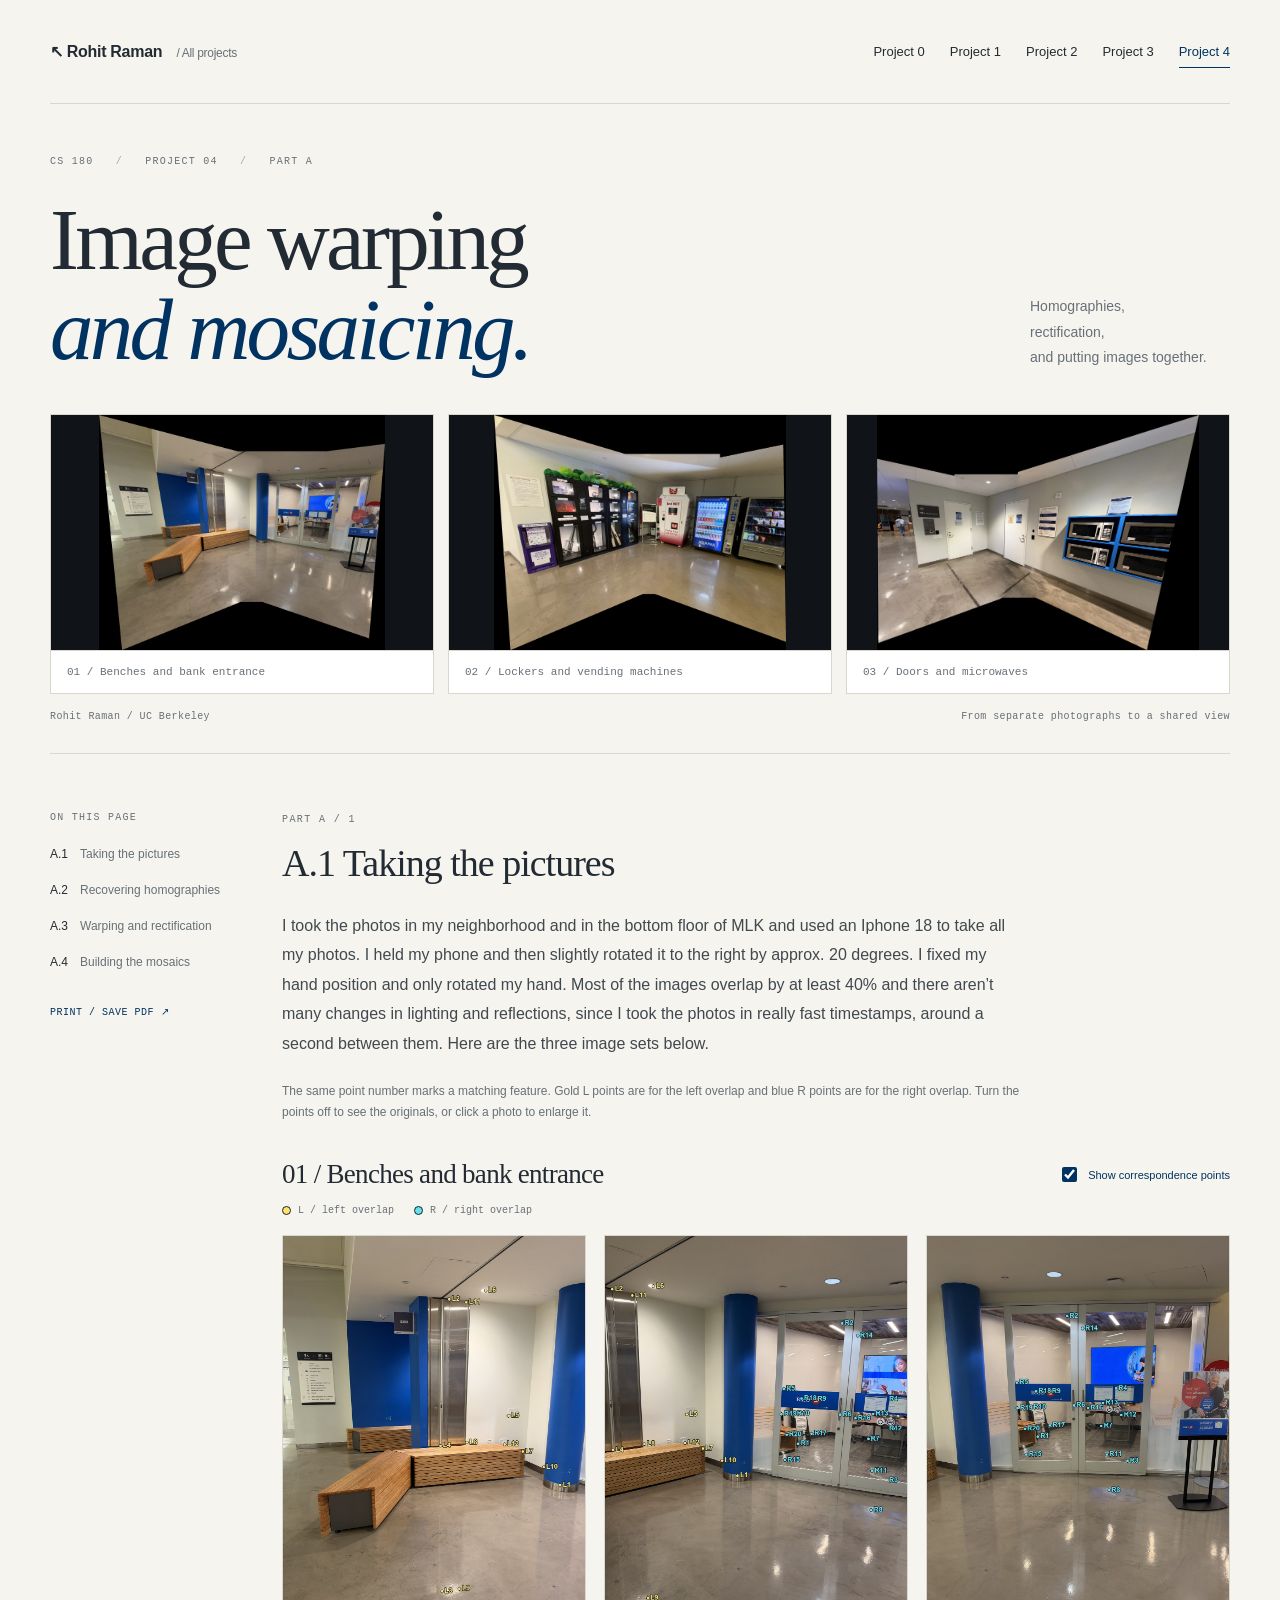
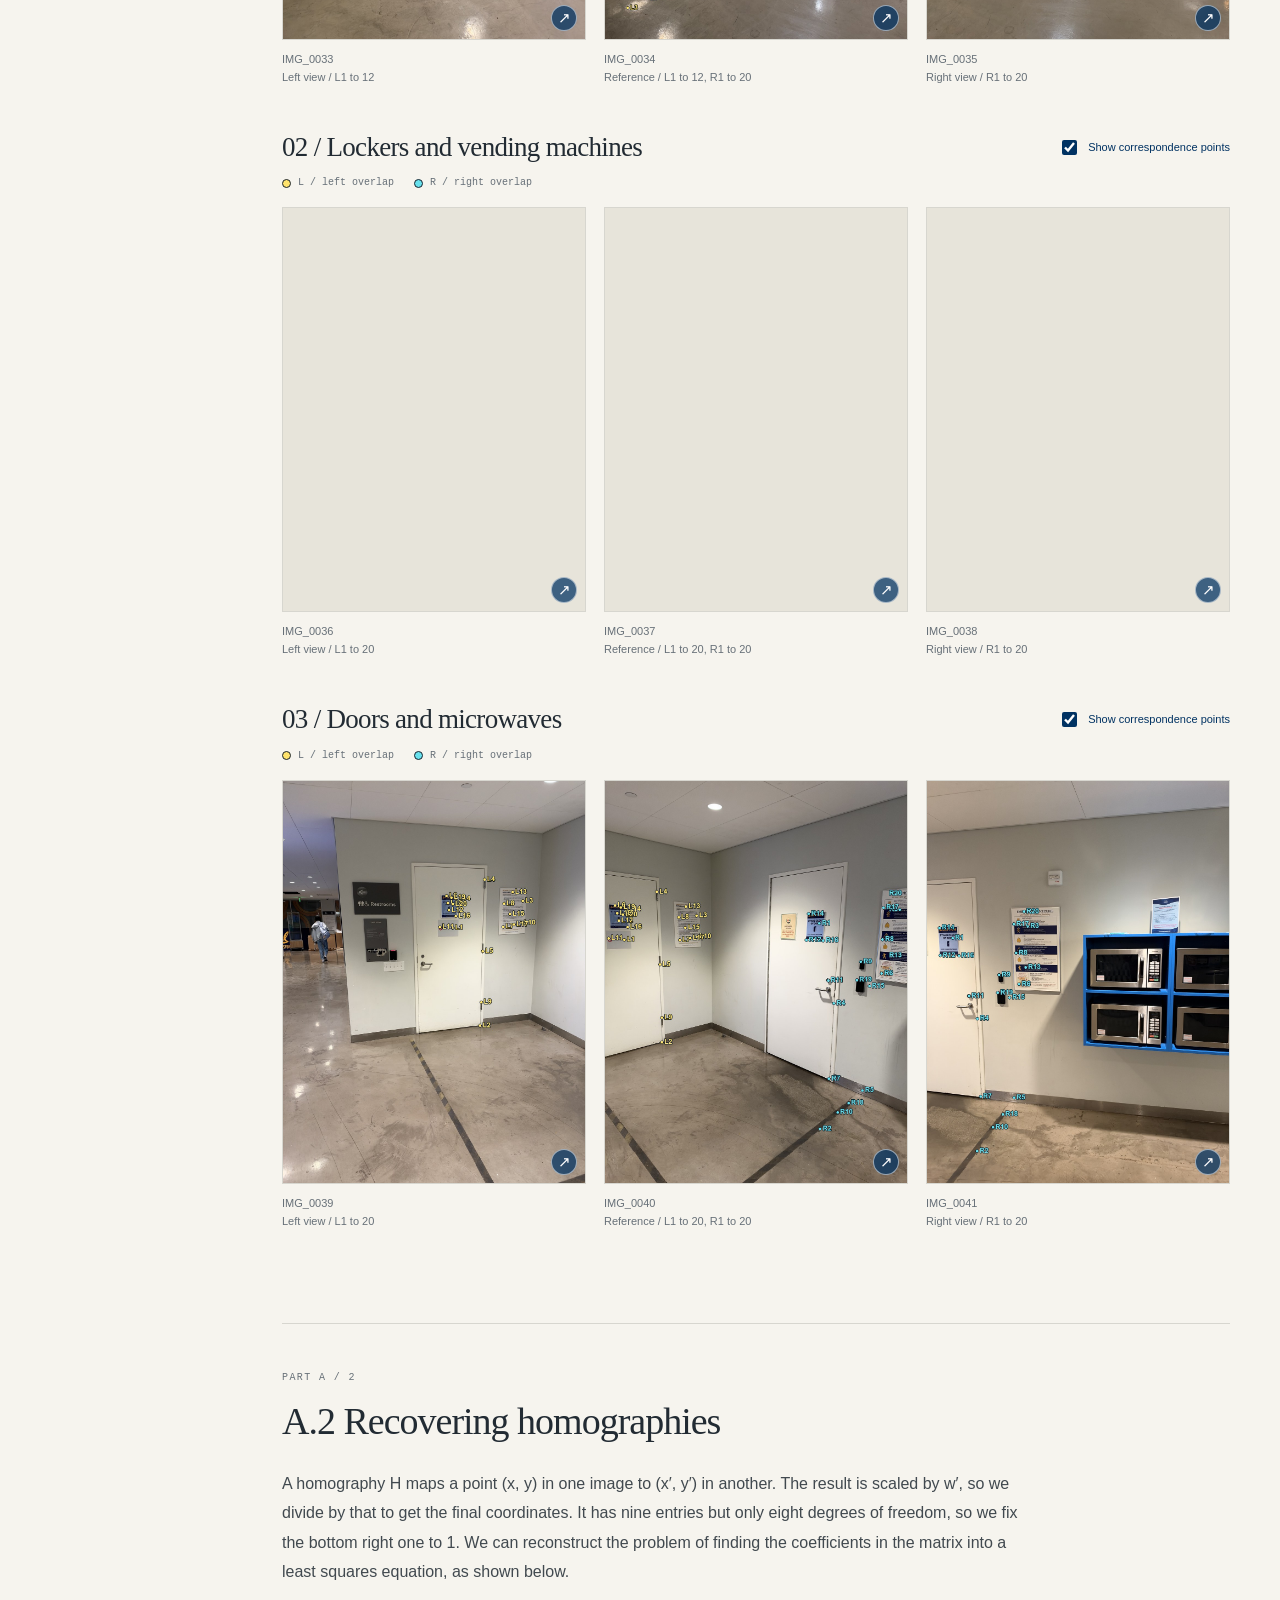
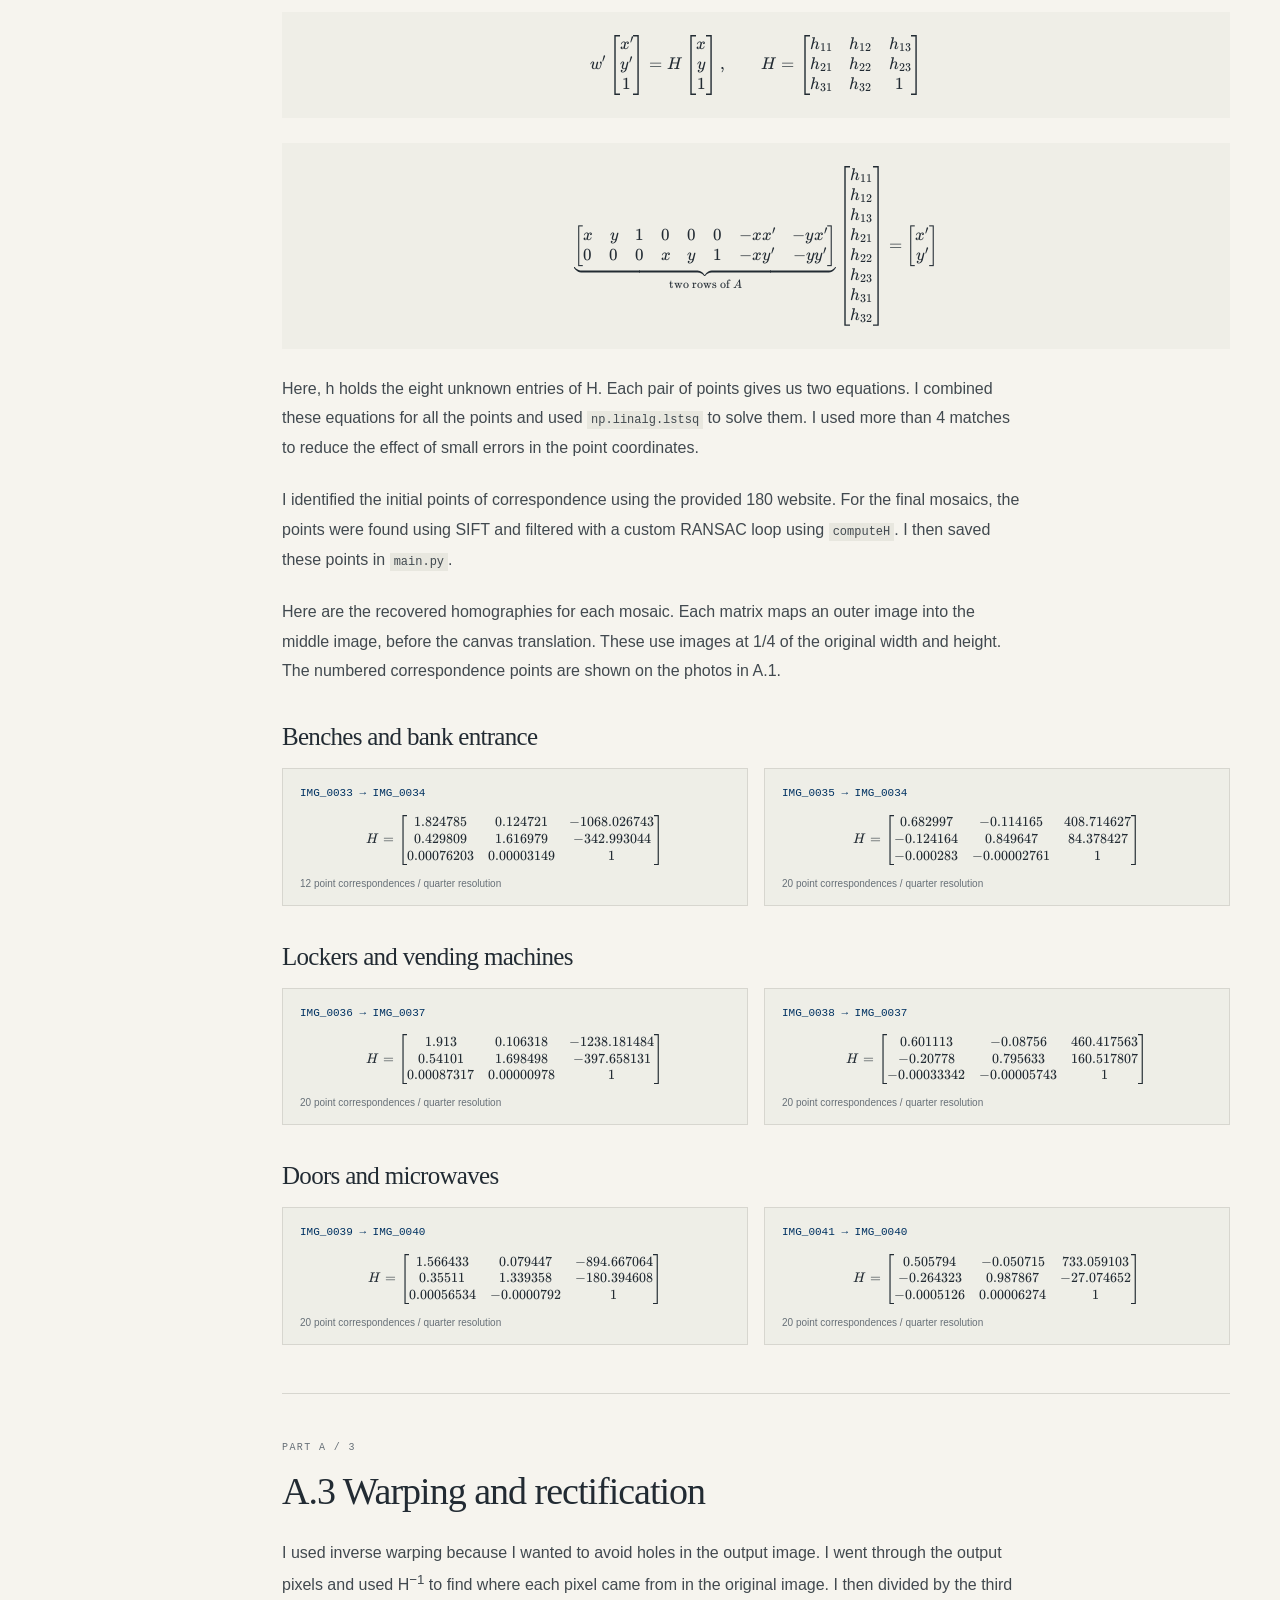
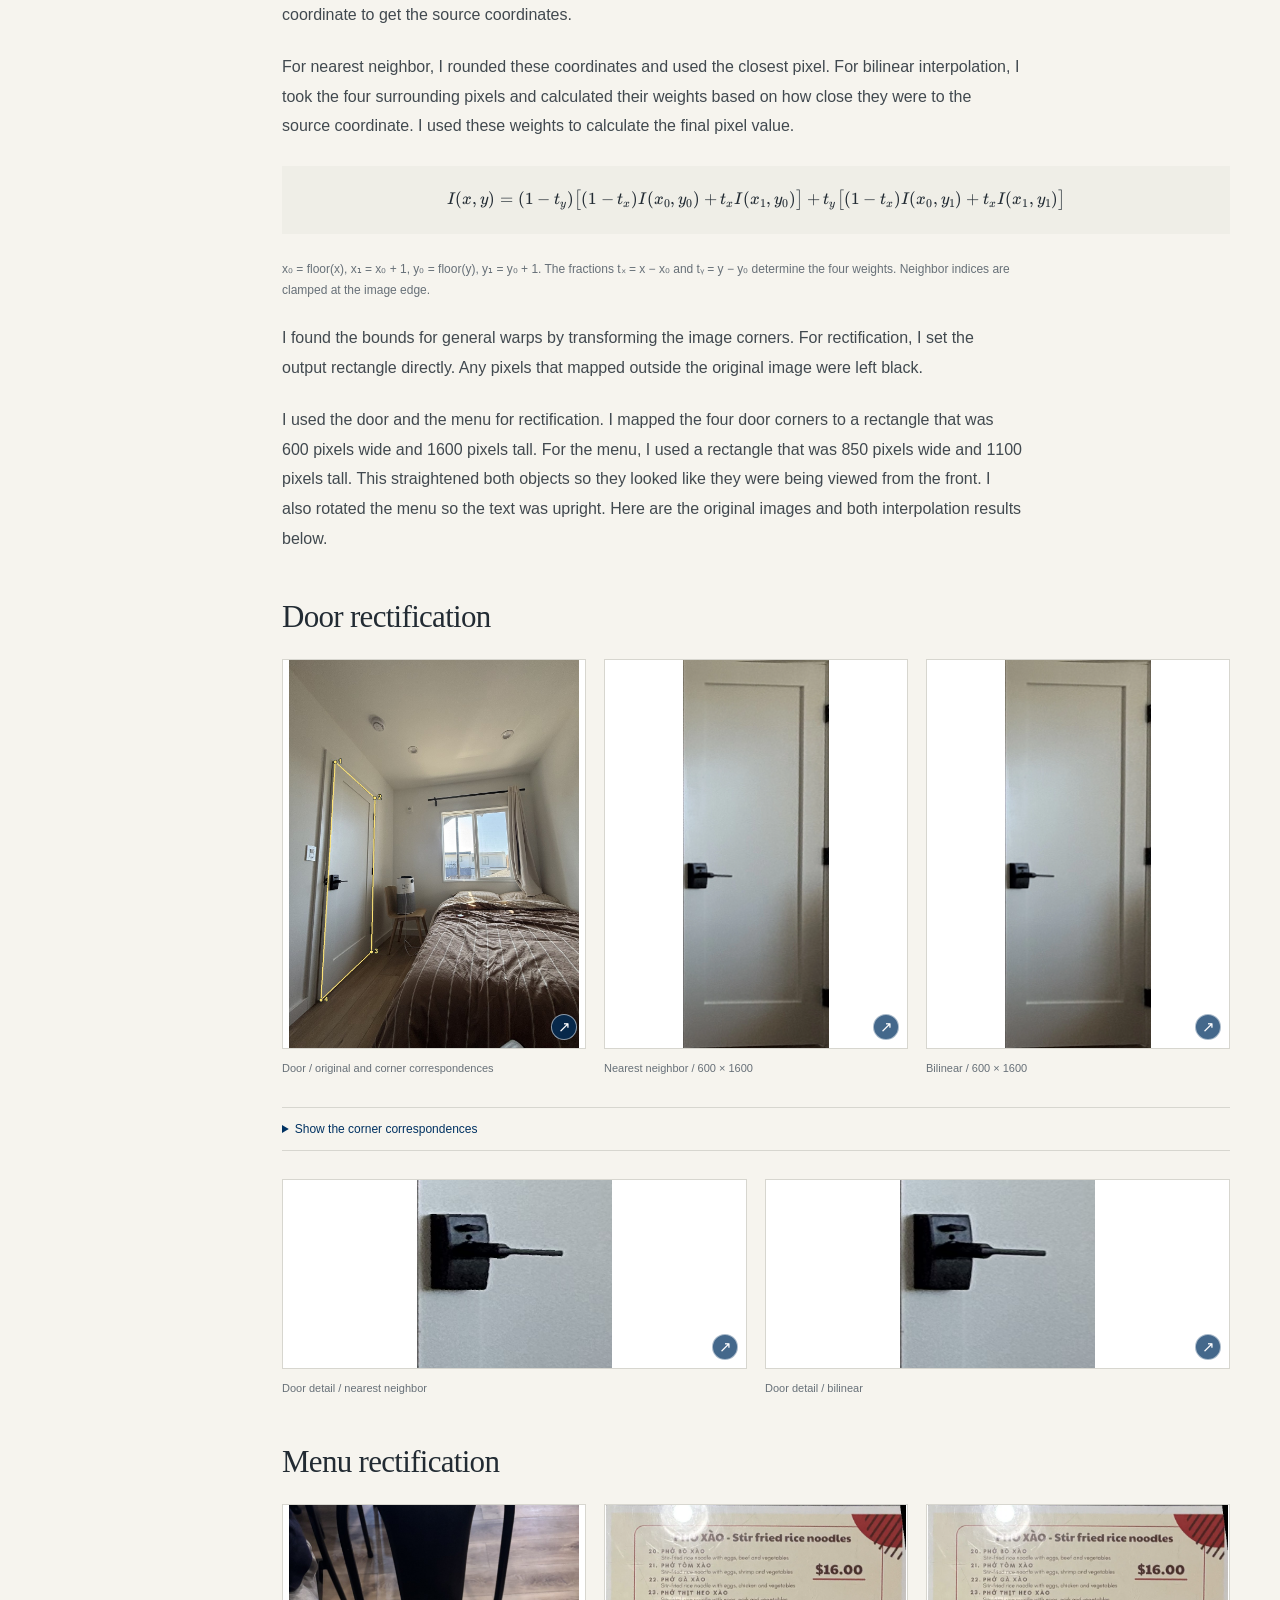
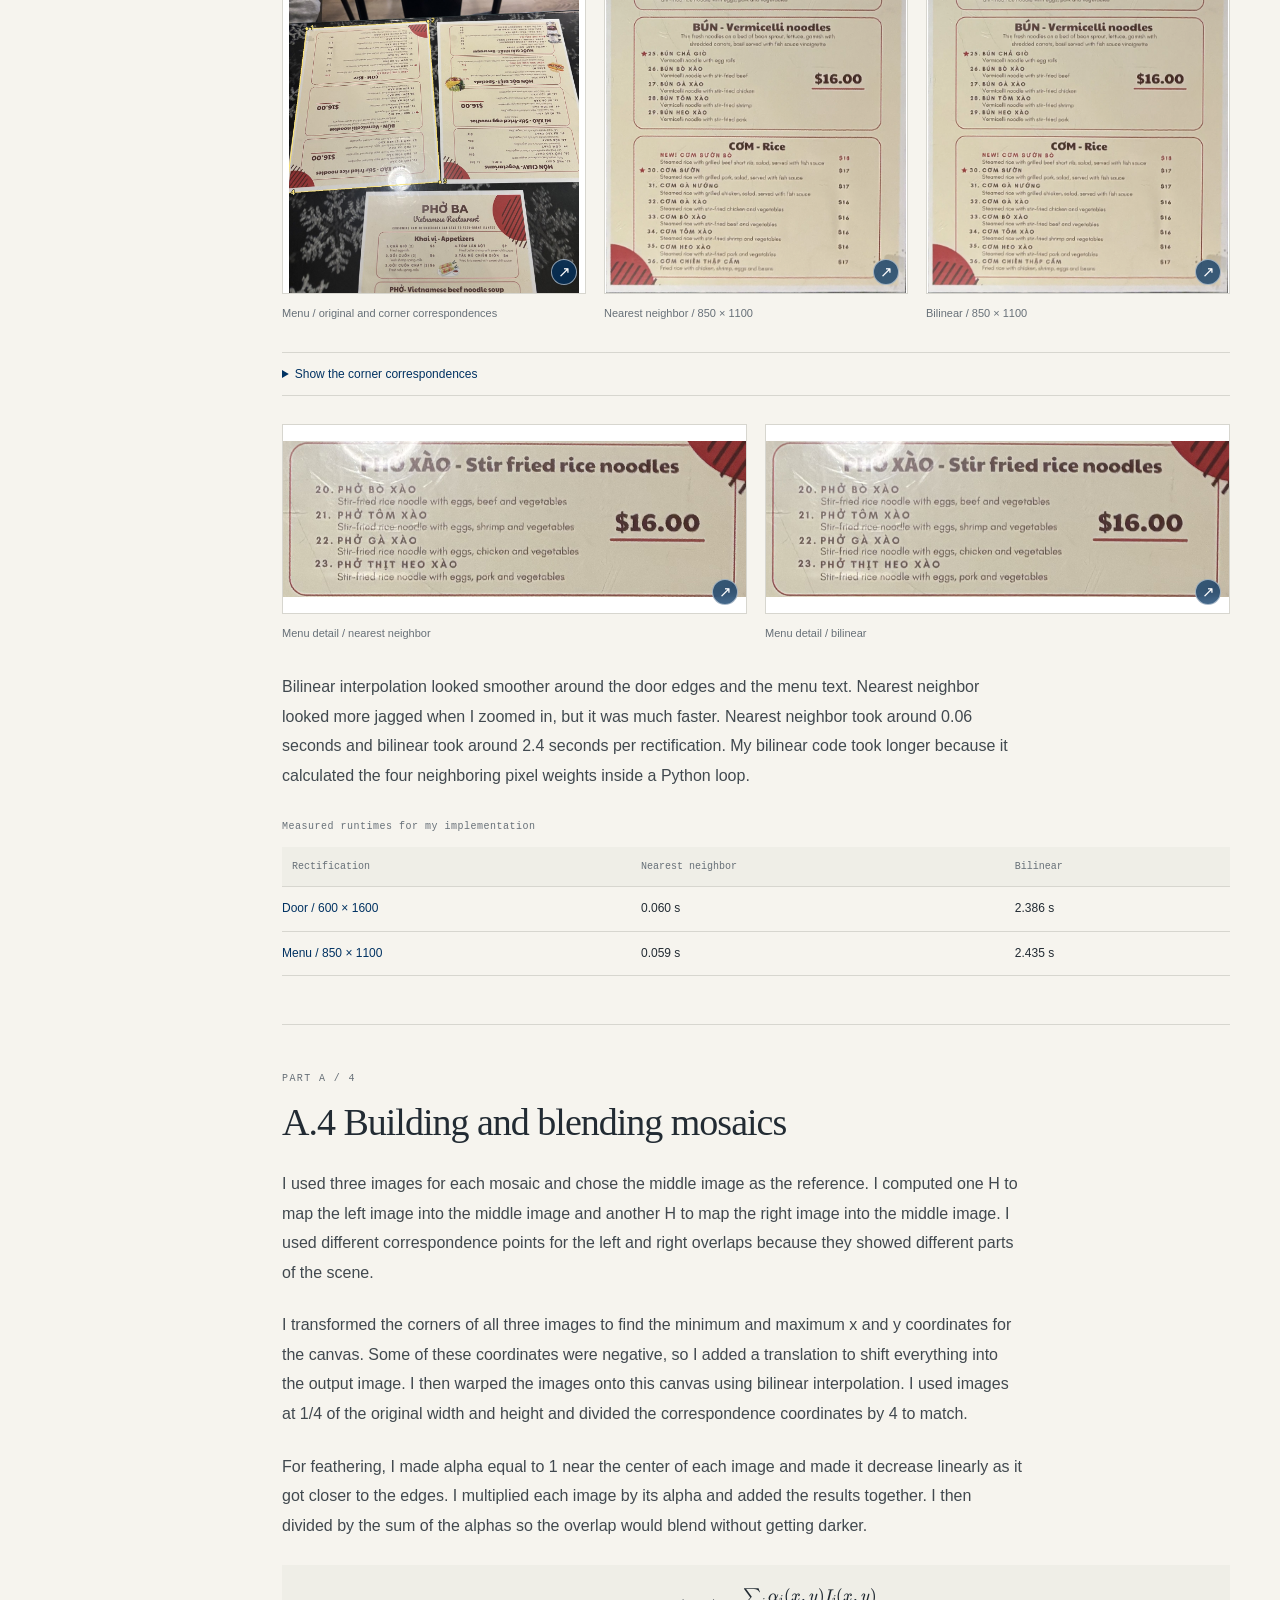
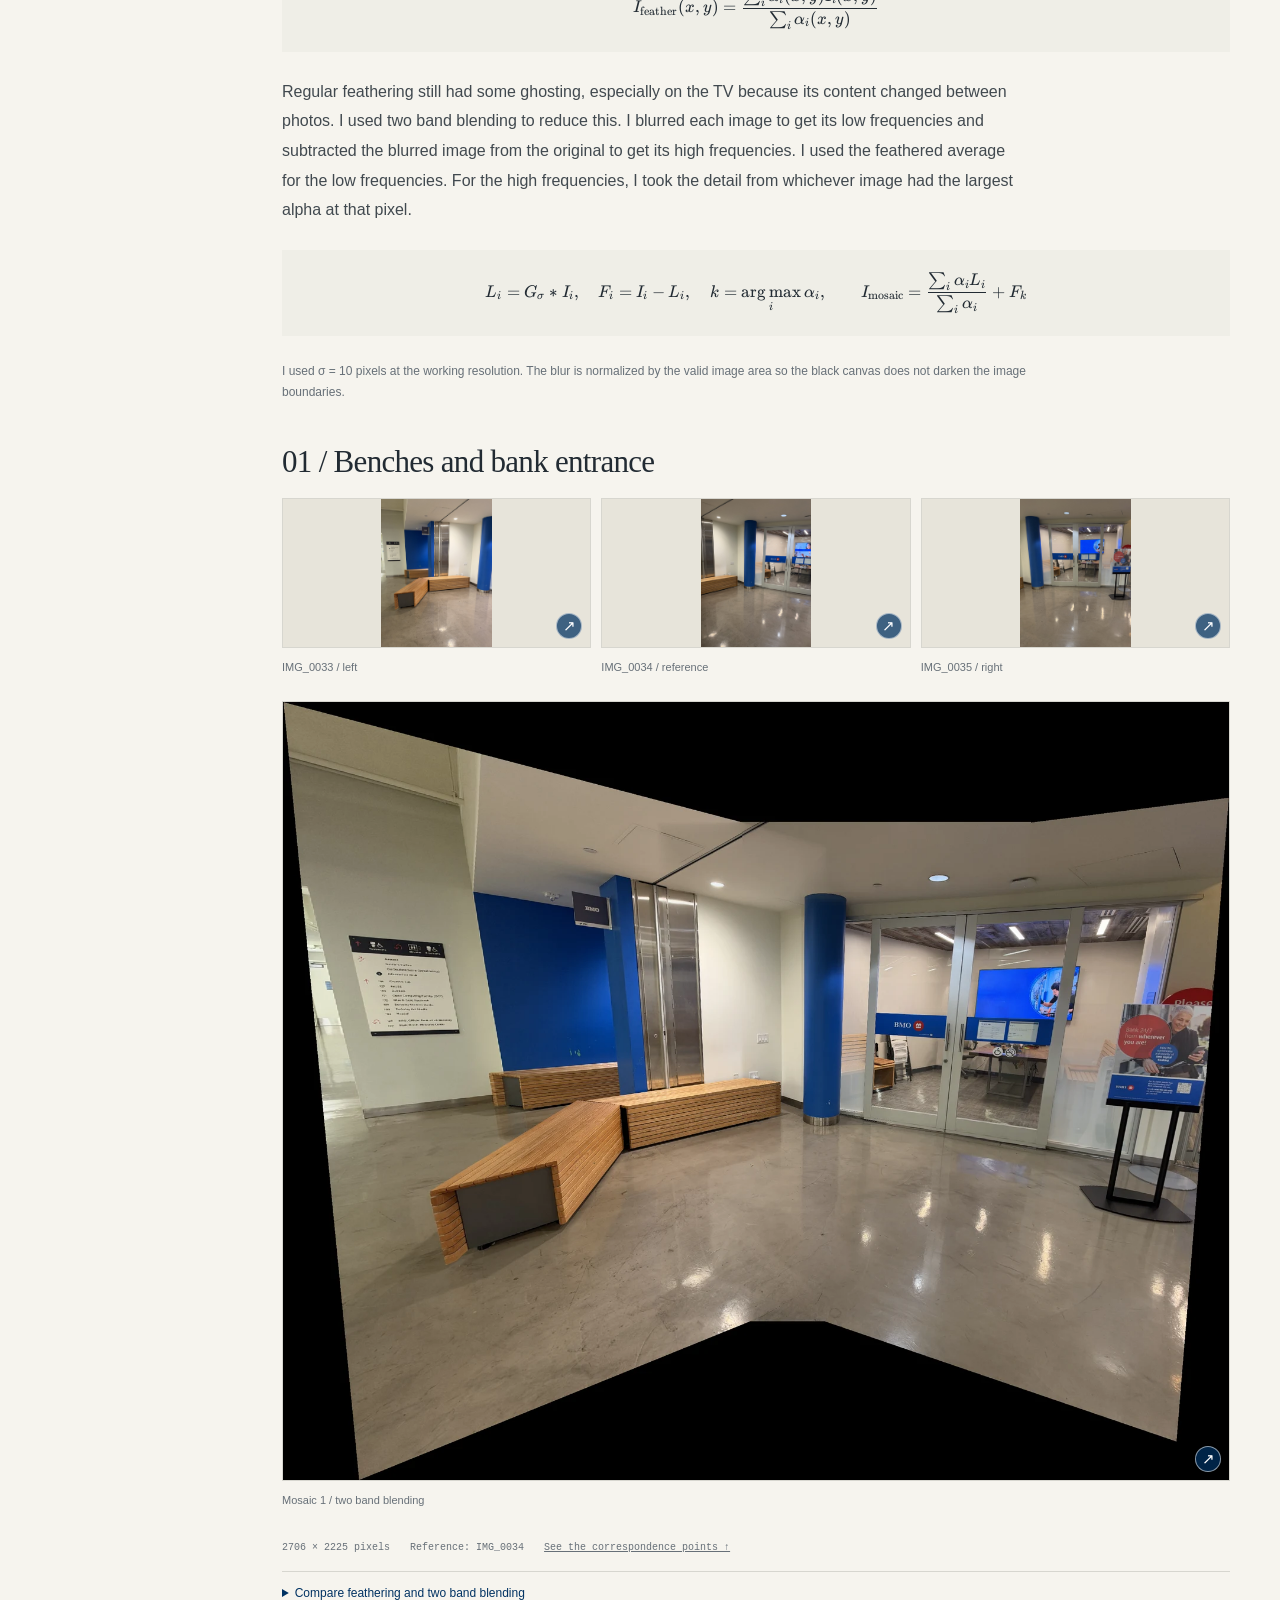
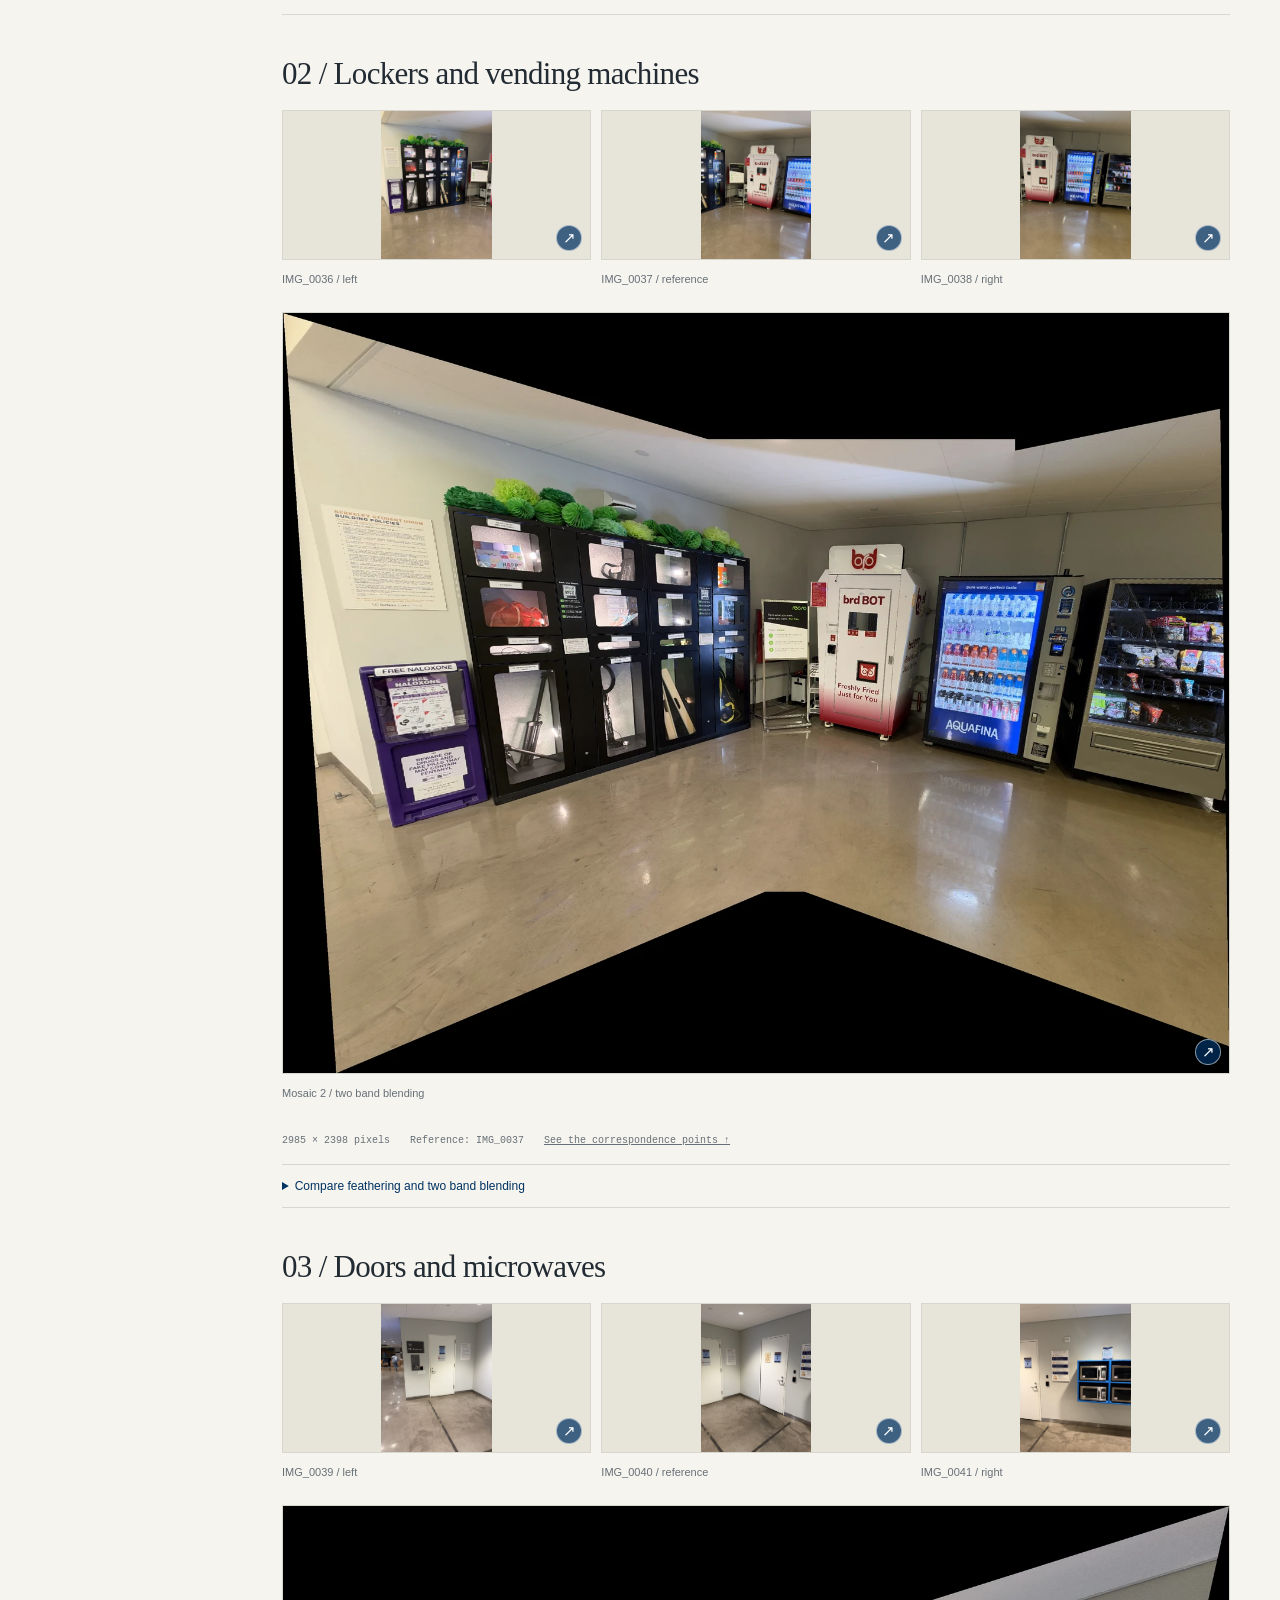
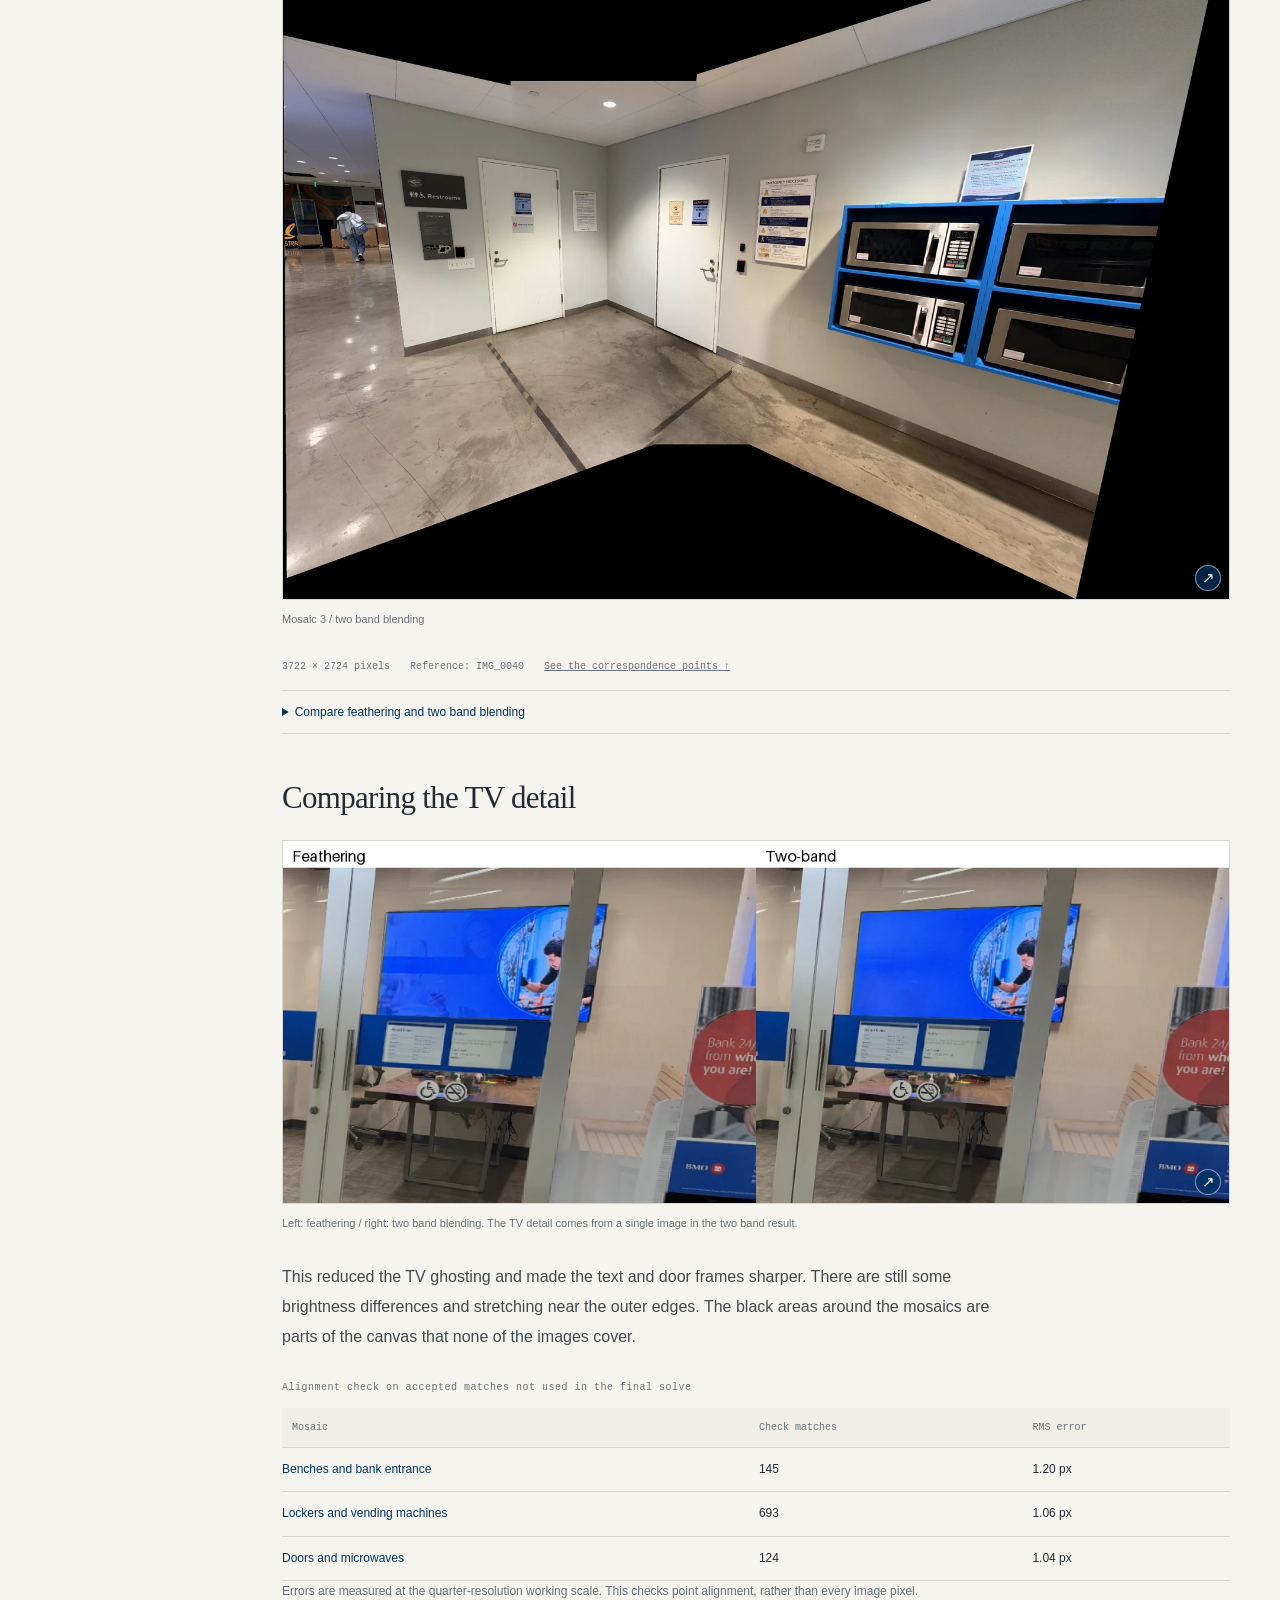
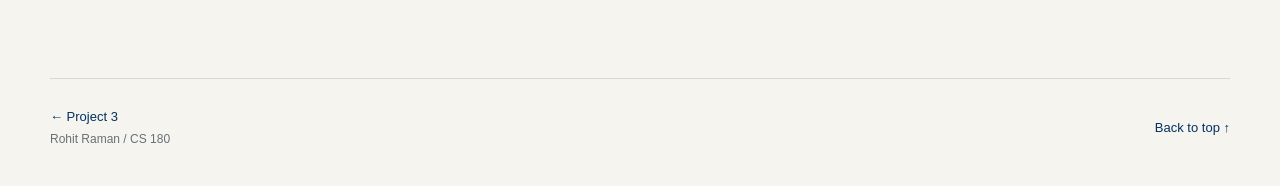
<file: docs/project4/index.html>
<!doctype html>
<html lang="en">
<head>
  <meta charset="utf-8">
  <meta name="viewport" content="width=device-width, initial-scale=1">
  <meta name="description" content="Rohit Raman's CS 180 Project 4A: homographies, image rectification, inverse warping, and three blended image mosaics.">
  <title>Project 4A | Rohit Raman</title>
  <link rel="stylesheet" href="../styles.css">
  <link rel="stylesheet" href="vendor/katex/katex.min.css">
  <link rel="stylesheet" href="styles.css">
  <script src="project4.js" defer></script>
</head>
<body class="project4">
<a class="skip-link" href="#a1">Skip to write-up</a>
<main id="top">
  <nav class="portfolio-nav" aria-label="Project navigation">
    <a class="home-link" href="../index.html">↖ Rohit Raman <span>/ All projects</span></a>
    <div><a href="../project0/index.html">Project 0</a><a href="../project1.html">Project 1</a><a href="../project2/index.html">Project 2</a><a href="../project3/index.html">Project 3</a><a href="index.html" aria-current="page">Project 4</a></div>
  </nav>
  <header class="project-header">
    <p class="eyebrow">CS 180 <span>/</span> Project 04 <span>/</span> Part A</p>
    <div class="title-row"><h1>Image warping<br><em>and mosaicing.</em></h1><p class="subtitle">Homographies,<br>rectification,<br>and putting images together.</p></div>
    <div class="hero-images">
      <a href="#mosaic-1"><img src="assets/mosaic-1-two-band.webp" alt="Mosaic of benches and the bank entrance" width="1600" height="1316"><span>01 / Benches and bank entrance</span></a>
      <a href="#mosaic-2"><img src="assets/mosaic-2-two-band.webp" alt="Mosaic of lockers and vending machines" width="1600" height="1285"><span>02 / Lockers and vending machines</span></a>
      <a href="#mosaic-3"><img src="assets/mosaic-3-two-band.webp" alt="Mosaic of doors and microwaves" width="1600" height="1171"><span>03 / Doors and microwaves</span></a>
    </div>
    <div class="header-caption"><span>Rohit Raman / UC Berkeley</span><span>From separate photographs to a shared view</span></div>
  </header>
  <div class="reading-layout">
    <aside class="contents">
      <p>On this page</p>
      <nav aria-label="Report sections">
        <a href="#a1"><span>A.1</span> Taking the pictures</a>
        <a href="#a2"><span>A.2</span> Recovering homographies</a>
        <a href="#a3"><span>A.3</span> Warping and rectification</a>
        <a href="#a4"><span>A.4</span> Building the mosaics</a>
      </nav>
      <a class="pdf-link" href="#top" data-print>Print / save PDF ↗</a>
    </aside>
    <article>
      <section id="a1" class="report-section">
        <p class="section-label">Part A / 1</p><h2>A.1 Taking the pictures</h2>
        <p class="explanation" data-author-text>I took the photos in my neighborhood and in the bottom floor of MLK and used an Iphone 18 to take all my photos. I held my phone and then slightly rotated it to the right by approx. 20 degrees. I fixed my hand position and only rotated my hand. Most of the images overlap by at least 40% and there aren’t many changes in lighting and reflections, since I took the photos in really fast timestamps, around a second between them. Here are the three image sets below.</p>
        <p class="figure-note">The same point number marks a matching feature. Gold L points are for the left overlap and blue R points are for the right overlap. Turn the points off to see the originals, or click a photo to enlarge it.</p>
        <div class="source-set" id="source-set-1"><div class="group-top"><h3>01 / Benches and bank entrance</h3><label class="point-switch"><input type="checkbox" checked data-points-toggle="source-set-1"> Show correspondence points</label></div><div class="legend"><span><i></i>L / left overlap</span><span><i class="right"></i>R / right overlap</span></div><div class="gallery columns-3 source-gallery"><figure class="result-figure"><a class="figure-image" href="assets/points-0033.jpg" data-zoom data-photo="IMG_0033" data-original="assets/source-0033.jpg" data-points="assets/points-0033.jpg" data-caption="IMG_0033 with numbered correspondences" aria-label="Enlarge IMG_0033 with numbered correspondences"><img src="assets/points-0033.jpg" width="1100" height="1467" alt="IMG_0033 with numbered correspondences" loading="lazy" decoding="async"><span class="enlarge" aria-hidden="true">↗</span></a><figcaption>IMG_0033<br>Left view / L1 to 12</figcaption></figure><figure class="result-figure"><a class="figure-image" href="assets/points-0034.jpg" data-zoom data-photo="IMG_0034" data-original="assets/source-0034.jpg" data-points="assets/points-0034.jpg" data-caption="IMG_0034 with numbered correspondences" aria-label="Enlarge IMG_0034 with numbered correspondences"><img src="assets/points-0034.jpg" width="1100" height="1467" alt="IMG_0034 with numbered correspondences" loading="lazy" decoding="async"><span class="enlarge" aria-hidden="true">↗</span></a><figcaption>IMG_0034<br>Reference / L1 to 12, R1 to 20</figcaption></figure><figure class="result-figure"><a class="figure-image" href="assets/points-0035.jpg" data-zoom data-photo="IMG_0035" data-original="assets/source-0035.jpg" data-points="assets/points-0035.jpg" data-caption="IMG_0035 with numbered correspondences" aria-label="Enlarge IMG_0035 with numbered correspondences"><img src="assets/points-0035.jpg" width="1100" height="1467" alt="IMG_0035 with numbered correspondences" loading="lazy" decoding="async"><span class="enlarge" aria-hidden="true">↗</span></a><figcaption>IMG_0035<br>Right view / R1 to 20</figcaption></figure></div></div>
<div class="source-set" id="source-set-2"><div class="group-top"><h3>02 / Lockers and vending machines</h3><label class="point-switch"><input type="checkbox" checked data-points-toggle="source-set-2"> Show correspondence points</label></div><div class="legend"><span><i></i>L / left overlap</span><span><i class="right"></i>R / right overlap</span></div><div class="gallery columns-3 source-gallery"><figure class="result-figure"><a class="figure-image" href="assets/points-0036.jpg" data-zoom data-photo="IMG_0036" data-original="assets/source-0036.jpg" data-points="assets/points-0036.jpg" data-caption="IMG_0036 with numbered correspondences" aria-label="Enlarge IMG_0036 with numbered correspondences"><img src="assets/points-0036.jpg" width="1100" height="1467" alt="IMG_0036 with numbered correspondences" loading="lazy" decoding="async"><span class="enlarge" aria-hidden="true">↗</span></a><figcaption>IMG_0036<br>Left view / L1 to 20</figcaption></figure><figure class="result-figure"><a class="figure-image" href="assets/points-0037.jpg" data-zoom data-photo="IMG_0037" data-original="assets/source-0037.jpg" data-points="assets/points-0037.jpg" data-caption="IMG_0037 with numbered correspondences" aria-label="Enlarge IMG_0037 with numbered correspondences"><img src="assets/points-0037.jpg" width="1100" height="1467" alt="IMG_0037 with numbered correspondences" loading="lazy" decoding="async"><span class="enlarge" aria-hidden="true">↗</span></a><figcaption>IMG_0037<br>Reference / L1 to 20, R1 to 20</figcaption></figure><figure class="result-figure"><a class="figure-image" href="assets/points-0038.jpg" data-zoom data-photo="IMG_0038" data-original="assets/source-0038.jpg" data-points="assets/points-0038.jpg" data-caption="IMG_0038 with numbered correspondences" aria-label="Enlarge IMG_0038 with numbered correspondences"><img src="assets/points-0038.jpg" width="1100" height="1467" alt="IMG_0038 with numbered correspondences" loading="lazy" decoding="async"><span class="enlarge" aria-hidden="true">↗</span></a><figcaption>IMG_0038<br>Right view / R1 to 20</figcaption></figure></div></div>
<div class="source-set" id="source-set-3"><div class="group-top"><h3>03 / Doors and microwaves</h3><label class="point-switch"><input type="checkbox" checked data-points-toggle="source-set-3"> Show correspondence points</label></div><div class="legend"><span><i></i>L / left overlap</span><span><i class="right"></i>R / right overlap</span></div><div class="gallery columns-3 source-gallery"><figure class="result-figure"><a class="figure-image" href="assets/points-0039.jpg" data-zoom data-photo="IMG_0039" data-original="assets/source-0039.jpg" data-points="assets/points-0039.jpg" data-caption="IMG_0039 with numbered correspondences" aria-label="Enlarge IMG_0039 with numbered correspondences"><img src="assets/points-0039.jpg" width="1100" height="1467" alt="IMG_0039 with numbered correspondences" loading="lazy" decoding="async"><span class="enlarge" aria-hidden="true">↗</span></a><figcaption>IMG_0039<br>Left view / L1 to 20</figcaption></figure><figure class="result-figure"><a class="figure-image" href="assets/points-0040.jpg" data-zoom data-photo="IMG_0040" data-original="assets/source-0040.jpg" data-points="assets/points-0040.jpg" data-caption="IMG_0040 with numbered correspondences" aria-label="Enlarge IMG_0040 with numbered correspondences"><img src="assets/points-0040.jpg" width="1100" height="1467" alt="IMG_0040 with numbered correspondences" loading="lazy" decoding="async"><span class="enlarge" aria-hidden="true">↗</span></a><figcaption>IMG_0040<br>Reference / L1 to 20, R1 to 20</figcaption></figure><figure class="result-figure"><a class="figure-image" href="assets/points-0041.jpg" data-zoom data-photo="IMG_0041" data-original="assets/source-0041.jpg" data-points="assets/points-0041.jpg" data-caption="IMG_0041 with numbered correspondences" aria-label="Enlarge IMG_0041 with numbered correspondences"><img src="assets/points-0041.jpg" width="1100" height="1467" alt="IMG_0041 with numbered correspondences" loading="lazy" decoding="async"><span class="enlarge" aria-hidden="true">↗</span></a><figcaption>IMG_0041<br>Right view / R1 to 20</figcaption></figure></div></div>
      </section>
      <section id="a2" class="report-section">
        <p class="section-label">Part A / 2</p><h2>A.2 Recovering homographies</h2>
        <p class="explanation" data-author-text>A homography H maps a point (x, y) in one image to (x′, y′) in another. The result is scaled by w′, so we divide by that to get the final coordinates. It has nine entries but only eight degrees of freedom, so we fix the bottom right one to 1. We can reconstruct the problem of finding the coefficients in the matrix into a least squares equation, as shown below.</p>
        <div class="equation"><span class="katex-display"><span class="katex"><span class="katex-mathml"><math xmlns="http://www.w3.org/1998/Math/MathML" display="block"><semantics><mrow><msup><mi>w</mi><mo mathvariant="normal" lspace="0em" rspace="0em">′</mo></msup><mrow><mo fence="true">[</mo><mtable rowspacing="0.16em" columnalign="center" columnspacing="1em"><mtr><mtd><mstyle scriptlevel="0" displaystyle="false"><msup><mi>x</mi><mo mathvariant="normal" lspace="0em" rspace="0em">′</mo></msup></mstyle></mtd></mtr><mtr><mtd><mstyle scriptlevel="0" displaystyle="false"><msup><mi>y</mi><mo mathvariant="normal" lspace="0em" rspace="0em">′</mo></msup></mstyle></mtd></mtr><mtr><mtd><mstyle scriptlevel="0" displaystyle="false"><mn>1</mn></mstyle></mtd></mtr></mtable><mo fence="true">]</mo></mrow><mo>=</mo><mi>H</mi><mrow><mo fence="true">[</mo><mtable rowspacing="0.16em" columnalign="center" columnspacing="1em"><mtr><mtd><mstyle scriptlevel="0" displaystyle="false"><mi>x</mi></mstyle></mtd></mtr><mtr><mtd><mstyle scriptlevel="0" displaystyle="false"><mi>y</mi></mstyle></mtd></mtr><mtr><mtd><mstyle scriptlevel="0" displaystyle="false"><mn>1</mn></mstyle></mtd></mtr></mtable><mo fence="true">]</mo></mrow><mo separator="true">,</mo><mspace width="2em"/><mi>H</mi><mo>=</mo><mrow><mo fence="true">[</mo><mtable rowspacing="0.16em" columnalign="center center center" columnspacing="1em"><mtr><mtd><mstyle scriptlevel="0" displaystyle="false"><msub><mi>h</mi><mn>11</mn></msub></mstyle></mtd><mtd><mstyle scriptlevel="0" displaystyle="false"><msub><mi>h</mi><mn>12</mn></msub></mstyle></mtd><mtd><mstyle scriptlevel="0" displaystyle="false"><msub><mi>h</mi><mn>13</mn></msub></mstyle></mtd></mtr><mtr><mtd><mstyle scriptlevel="0" displaystyle="false"><msub><mi>h</mi><mn>21</mn></msub></mstyle></mtd><mtd><mstyle scriptlevel="0" displaystyle="false"><msub><mi>h</mi><mn>22</mn></msub></mstyle></mtd><mtd><mstyle scriptlevel="0" displaystyle="false"><msub><mi>h</mi><mn>23</mn></msub></mstyle></mtd></mtr><mtr><mtd><mstyle scriptlevel="0" displaystyle="false"><msub><mi>h</mi><mn>31</mn></msub></mstyle></mtd><mtd><mstyle scriptlevel="0" displaystyle="false"><msub><mi>h</mi><mn>32</mn></msub></mstyle></mtd><mtd><mstyle scriptlevel="0" displaystyle="false"><mn>1</mn></mstyle></mtd></mtr></mtable><mo fence="true">]</mo></mrow></mrow><annotation encoding="application/x-tex">w&#x27;\begin{bmatrix}x&#x27;\\y&#x27;\\1\end{bmatrix}=H\begin{bmatrix}x\\y\\1\end{bmatrix},\qquad H=\begin{bmatrix}h_{11}&amp;h_{12}&amp;h_{13}\\h_{21}&amp;h_{22}&amp;h_{23}\\h_{31}&amp;h_{32}&amp;1\end{bmatrix}</annotation></semantics></math></span><span class="katex-html" aria-hidden="true"><span class="katex-base"><span class="katex-strut" style="height:3.6em;vertical-align:-1.55em;"></span><span class="mord"><span class="mord mathnormal" style="margin-right:0.0269em;">w</span><span class="msupsub"><span class="vlist-t"><span class="vlist-r"><span class="vlist" style="height:0.8019em;"><span style="top:-3.113em;margin-right:0.05em;"><span class="pstrut" style="height:2.7em;"></span><span class="katex-sizing reset-size6 size3 mtight"><span class="mord mtight"><span class="mord mtight">′</span></span></span></span></span></span></span></span></span><span class="mspace" style="margin-right:0.1667em;"></span><span class="minner"><span class="mopen"><span class="delimsizing mult"><span class="vlist-t vlist-t2"><span class="vlist-r"><span class="vlist" style="height:2.05em;"><span style="top:-4.05em;"><span class="pstrut" style="height:5.6em;"></span><span style="width:0.667em;height:3.6em;"><svg xmlns="http://www.w3.org/2000/svg" width="0.667em" height="3.6em" viewBox="0 0 667 3600"><path d="M403 1759 V84 H666 V0 H319 V1759 v0 v1759 v84 h347 v-84
H403z M403 1759 V0 H319 V1759 v0 v1759 v84 h84z"/></svg></span></span></span><span class="vlist-s">​</span></span><span class="vlist-r"><span class="vlist" style="height:1.55em;"><span></span></span></span></span></span></span><span class="mord"><span class="mtable"><span class="col-align-c"><span class="vlist-t vlist-t2"><span class="vlist-r"><span class="vlist" style="height:2.05em;"><span style="top:-4.21em;"><span class="pstrut" style="height:3em;"></span><span class="mord"><span class="mord"><span class="mord mathnormal">x</span><span class="msupsub"><span class="vlist-t"><span class="vlist-r"><span class="vlist" style="height:0.7519em;"><span style="top:-3.063em;margin-right:0.05em;"><span class="pstrut" style="height:2.7em;"></span><span class="katex-sizing reset-size6 size3 mtight"><span class="mord mtight"><span class="mord mtight">′</span></span></span></span></span></span></span></span></span></span></span><span style="top:-3.01em;"><span class="pstrut" style="height:3em;"></span><span class="mord"><span class="mord"><span class="mord mathnormal" style="margin-right:0.0359em;">y</span><span class="msupsub"><span class="vlist-t"><span class="vlist-r"><span class="vlist" style="height:0.7519em;"><span style="top:-3.063em;margin-right:0.05em;"><span class="pstrut" style="height:2.7em;"></span><span class="katex-sizing reset-size6 size3 mtight"><span class="mord mtight"><span class="mord mtight">′</span></span></span></span></span></span></span></span></span></span></span><span style="top:-1.81em;"><span class="pstrut" style="height:3em;"></span><span class="mord"><span class="mord">1</span></span></span></span><span class="vlist-s">​</span></span><span class="vlist-r"><span class="vlist" style="height:1.55em;"><span></span></span></span></span></span></span></span><span class="mclose"><span class="delimsizing mult"><span class="vlist-t vlist-t2"><span class="vlist-r"><span class="vlist" style="height:2.05em;"><span style="top:-4.05em;"><span class="pstrut" style="height:5.6em;"></span><span style="width:0.667em;height:3.6em;"><svg xmlns="http://www.w3.org/2000/svg" width="0.667em" height="3.6em" viewBox="0 0 667 3600"><path d="M347 1759 V0 H0 V84 H263 V1759 v0 v1759 H0 v84 H347z
M347 1759 V0 H263 V1759 v0 v1759 h84z"/></svg></span></span></span><span class="vlist-s">​</span></span><span class="vlist-r"><span class="vlist" style="height:1.55em;"><span></span></span></span></span></span></span></span><span class="mspace" style="margin-right:0.2778em;"></span><span class="mrel">=</span><span class="mspace" style="margin-right:0.2778em;"></span></span><span class="katex-base"><span class="katex-strut" style="height:3.6em;vertical-align:-1.55em;"></span><span class="mord mathnormal" style="margin-right:0.0813em;">H</span><span class="mspace" style="margin-right:0.1667em;"></span><span class="minner"><span class="mopen"><span class="delimsizing mult"><span class="vlist-t vlist-t2"><span class="vlist-r"><span class="vlist" style="height:2.05em;"><span style="top:-4.05em;"><span class="pstrut" style="height:5.6em;"></span><span style="width:0.667em;height:3.6em;"><svg xmlns="http://www.w3.org/2000/svg" width="0.667em" height="3.6em" viewBox="0 0 667 3600"><path d="M403 1759 V84 H666 V0 H319 V1759 v0 v1759 v84 h347 v-84
H403z M403 1759 V0 H319 V1759 v0 v1759 v84 h84z"/></svg></span></span></span><span class="vlist-s">​</span></span><span class="vlist-r"><span class="vlist" style="height:1.55em;"><span></span></span></span></span></span></span><span class="mord"><span class="mtable"><span class="col-align-c"><span class="vlist-t vlist-t2"><span class="vlist-r"><span class="vlist" style="height:2.05em;"><span style="top:-4.21em;"><span class="pstrut" style="height:3em;"></span><span class="mord"><span class="mord mathnormal">x</span></span></span><span style="top:-3.01em;"><span class="pstrut" style="height:3em;"></span><span class="mord"><span class="mord mathnormal" style="margin-right:0.0359em;">y</span></span></span><span style="top:-1.81em;"><span class="pstrut" style="height:3em;"></span><span class="mord"><span class="mord">1</span></span></span></span><span class="vlist-s">​</span></span><span class="vlist-r"><span class="vlist" style="height:1.55em;"><span></span></span></span></span></span></span></span><span class="mclose"><span class="delimsizing mult"><span class="vlist-t vlist-t2"><span class="vlist-r"><span class="vlist" style="height:2.05em;"><span style="top:-4.05em;"><span class="pstrut" style="height:5.6em;"></span><span style="width:0.667em;height:3.6em;"><svg xmlns="http://www.w3.org/2000/svg" width="0.667em" height="3.6em" viewBox="0 0 667 3600"><path d="M347 1759 V0 H0 V84 H263 V1759 v0 v1759 H0 v84 H347z
M347 1759 V0 H263 V1759 v0 v1759 h84z"/></svg></span></span></span><span class="vlist-s">​</span></span><span class="vlist-r"><span class="vlist" style="height:1.55em;"><span></span></span></span></span></span></span></span><span class="mspace" style="margin-right:0.1667em;"></span><span class="mpunct">,</span><span class="mspace" style="margin-right:2em;"></span><span class="mspace" style="margin-right:0.1667em;"></span><span class="mord mathnormal" style="margin-right:0.0813em;">H</span><span class="mspace" style="margin-right:0.2778em;"></span><span class="mrel">=</span><span class="mspace" style="margin-right:0.2778em;"></span></span><span class="katex-base"><span class="katex-strut" style="height:3.6em;vertical-align:-1.55em;"></span><span class="minner"><span class="mopen"><span class="delimsizing mult"><span class="vlist-t vlist-t2"><span class="vlist-r"><span class="vlist" style="height:2.05em;"><span style="top:-4.05em;"><span class="pstrut" style="height:5.6em;"></span><span style="width:0.667em;height:3.6em;"><svg xmlns="http://www.w3.org/2000/svg" width="0.667em" height="3.6em" viewBox="0 0 667 3600"><path d="M403 1759 V84 H666 V0 H319 V1759 v0 v1759 v84 h347 v-84
H403z M403 1759 V0 H319 V1759 v0 v1759 v84 h84z"/></svg></span></span></span><span class="vlist-s">​</span></span><span class="vlist-r"><span class="vlist" style="height:1.55em;"><span></span></span></span></span></span></span><span class="mord"><span class="mtable"><span class="col-align-c"><span class="vlist-t vlist-t2"><span class="vlist-r"><span class="vlist" style="height:2.05em;"><span style="top:-4.21em;"><span class="pstrut" style="height:3em;"></span><span class="mord"><span class="mord"><span class="mord mathnormal">h</span><span class="msupsub"><span class="vlist-t vlist-t2"><span class="vlist-r"><span class="vlist" style="height:0.3011em;"><span style="top:-2.55em;margin-left:0em;margin-right:0.05em;"><span class="pstrut" style="height:2.7em;"></span><span class="katex-sizing reset-size6 size3 mtight"><span class="mord mtight"><span class="mord mtight">11</span></span></span></span></span><span class="vlist-s">​</span></span><span class="vlist-r"><span class="vlist" style="height:0.15em;"><span></span></span></span></span></span></span></span></span><span style="top:-3.01em;"><span class="pstrut" style="height:3em;"></span><span class="mord"><span class="mord"><span class="mord mathnormal">h</span><span class="msupsub"><span class="vlist-t vlist-t2"><span class="vlist-r"><span class="vlist" style="height:0.3011em;"><span style="top:-2.55em;margin-left:0em;margin-right:0.05em;"><span class="pstrut" style="height:2.7em;"></span><span class="katex-sizing reset-size6 size3 mtight"><span class="mord mtight"><span class="mord mtight">21</span></span></span></span></span><span class="vlist-s">​</span></span><span class="vlist-r"><span class="vlist" style="height:0.15em;"><span></span></span></span></span></span></span></span></span><span style="top:-1.81em;"><span class="pstrut" style="height:3em;"></span><span class="mord"><span class="mord"><span class="mord mathnormal">h</span><span class="msupsub"><span class="vlist-t vlist-t2"><span class="vlist-r"><span class="vlist" style="height:0.3011em;"><span style="top:-2.55em;margin-left:0em;margin-right:0.05em;"><span class="pstrut" style="height:2.7em;"></span><span class="katex-sizing reset-size6 size3 mtight"><span class="mord mtight"><span class="mord mtight">31</span></span></span></span></span><span class="vlist-s">​</span></span><span class="vlist-r"><span class="vlist" style="height:0.15em;"><span></span></span></span></span></span></span></span></span></span><span class="vlist-s">​</span></span><span class="vlist-r"><span class="vlist" style="height:1.55em;"><span></span></span></span></span></span><span class="arraycolsep" style="width:0.5em;"></span><span class="arraycolsep" style="width:0.5em;"></span><span class="col-align-c"><span class="vlist-t vlist-t2"><span class="vlist-r"><span class="vlist" style="height:2.05em;"><span style="top:-4.21em;"><span class="pstrut" style="height:3em;"></span><span class="mord"><span class="mord"><span class="mord mathnormal">h</span><span class="msupsub"><span class="vlist-t vlist-t2"><span class="vlist-r"><span class="vlist" style="height:0.3011em;"><span style="top:-2.55em;margin-left:0em;margin-right:0.05em;"><span class="pstrut" style="height:2.7em;"></span><span class="katex-sizing reset-size6 size3 mtight"><span class="mord mtight"><span class="mord mtight">12</span></span></span></span></span><span class="vlist-s">​</span></span><span class="vlist-r"><span class="vlist" style="height:0.15em;"><span></span></span></span></span></span></span></span></span><span style="top:-3.01em;"><span class="pstrut" style="height:3em;"></span><span class="mord"><span class="mord"><span class="mord mathnormal">h</span><span class="msupsub"><span class="vlist-t vlist-t2"><span class="vlist-r"><span class="vlist" style="height:0.3011em;"><span style="top:-2.55em;margin-left:0em;margin-right:0.05em;"><span class="pstrut" style="height:2.7em;"></span><span class="katex-sizing reset-size6 size3 mtight"><span class="mord mtight"><span class="mord mtight">22</span></span></span></span></span><span class="vlist-s">​</span></span><span class="vlist-r"><span class="vlist" style="height:0.15em;"><span></span></span></span></span></span></span></span></span><span style="top:-1.81em;"><span class="pstrut" style="height:3em;"></span><span class="mord"><span class="mord"><span class="mord mathnormal">h</span><span class="msupsub"><span class="vlist-t vlist-t2"><span class="vlist-r"><span class="vlist" style="height:0.3011em;"><span style="top:-2.55em;margin-left:0em;margin-right:0.05em;"><span class="pstrut" style="height:2.7em;"></span><span class="katex-sizing reset-size6 size3 mtight"><span class="mord mtight"><span class="mord mtight">32</span></span></span></span></span><span class="vlist-s">​</span></span><span class="vlist-r"><span class="vlist" style="height:0.15em;"><span></span></span></span></span></span></span></span></span></span><span class="vlist-s">​</span></span><span class="vlist-r"><span class="vlist" style="height:1.55em;"><span></span></span></span></span></span><span class="arraycolsep" style="width:0.5em;"></span><span class="arraycolsep" style="width:0.5em;"></span><span class="col-align-c"><span class="vlist-t vlist-t2"><span class="vlist-r"><span class="vlist" style="height:2.05em;"><span style="top:-4.21em;"><span class="pstrut" style="height:3em;"></span><span class="mord"><span class="mord"><span class="mord mathnormal">h</span><span class="msupsub"><span class="vlist-t vlist-t2"><span class="vlist-r"><span class="vlist" style="height:0.3011em;"><span style="top:-2.55em;margin-left:0em;margin-right:0.05em;"><span class="pstrut" style="height:2.7em;"></span><span class="katex-sizing reset-size6 size3 mtight"><span class="mord mtight"><span class="mord mtight">13</span></span></span></span></span><span class="vlist-s">​</span></span><span class="vlist-r"><span class="vlist" style="height:0.15em;"><span></span></span></span></span></span></span></span></span><span style="top:-3.01em;"><span class="pstrut" style="height:3em;"></span><span class="mord"><span class="mord"><span class="mord mathnormal">h</span><span class="msupsub"><span class="vlist-t vlist-t2"><span class="vlist-r"><span class="vlist" style="height:0.3011em;"><span style="top:-2.55em;margin-left:0em;margin-right:0.05em;"><span class="pstrut" style="height:2.7em;"></span><span class="katex-sizing reset-size6 size3 mtight"><span class="mord mtight"><span class="mord mtight">23</span></span></span></span></span><span class="vlist-s">​</span></span><span class="vlist-r"><span class="vlist" style="height:0.15em;"><span></span></span></span></span></span></span></span></span><span style="top:-1.81em;"><span class="pstrut" style="height:3em;"></span><span class="mord"><span class="mord">1</span></span></span></span><span class="vlist-s">​</span></span><span class="vlist-r"><span class="vlist" style="height:1.55em;"><span></span></span></span></span></span></span></span><span class="mclose"><span class="delimsizing mult"><span class="vlist-t vlist-t2"><span class="vlist-r"><span class="vlist" style="height:2.05em;"><span style="top:-4.05em;"><span class="pstrut" style="height:5.6em;"></span><span style="width:0.667em;height:3.6em;"><svg xmlns="http://www.w3.org/2000/svg" width="0.667em" height="3.6em" viewBox="0 0 667 3600"><path d="M347 1759 V0 H0 V84 H263 V1759 v0 v1759 H0 v84 H347z
M347 1759 V0 H263 V1759 v0 v1759 h84z"/></svg></span></span></span><span class="vlist-s">​</span></span><span class="vlist-r"><span class="vlist" style="height:1.55em;"><span></span></span></span></span></span></span></span></span></span></span></span></div>
        <div class="equation"><span class="katex-display"><span class="katex"><span class="katex-mathml"><math xmlns="http://www.w3.org/1998/Math/MathML" display="block"><semantics><mrow><munder><munder><mrow><mo fence="true">[</mo><mtable rowspacing="0.16em" columnalign="center center center center center center center center" columnspacing="1em"><mtr><mtd><mstyle scriptlevel="0" displaystyle="false"><mi>x</mi></mstyle></mtd><mtd><mstyle scriptlevel="0" displaystyle="false"><mi>y</mi></mstyle></mtd><mtd><mstyle scriptlevel="0" displaystyle="false"><mn>1</mn></mstyle></mtd><mtd><mstyle scriptlevel="0" displaystyle="false"><mn>0</mn></mstyle></mtd><mtd><mstyle scriptlevel="0" displaystyle="false"><mn>0</mn></mstyle></mtd><mtd><mstyle scriptlevel="0" displaystyle="false"><mn>0</mn></mstyle></mtd><mtd><mstyle scriptlevel="0" displaystyle="false"><mrow><mo>−</mo><mi>x</mi><msup><mi>x</mi><mo mathvariant="normal" lspace="0em" rspace="0em">′</mo></msup></mrow></mstyle></mtd><mtd><mstyle scriptlevel="0" displaystyle="false"><mrow><mo>−</mo><mi>y</mi><msup><mi>x</mi><mo mathvariant="normal" lspace="0em" rspace="0em">′</mo></msup></mrow></mstyle></mtd></mtr><mtr><mtd><mstyle scriptlevel="0" displaystyle="false"><mn>0</mn></mstyle></mtd><mtd><mstyle scriptlevel="0" displaystyle="false"><mn>0</mn></mstyle></mtd><mtd><mstyle scriptlevel="0" displaystyle="false"><mn>0</mn></mstyle></mtd><mtd><mstyle scriptlevel="0" displaystyle="false"><mi>x</mi></mstyle></mtd><mtd><mstyle scriptlevel="0" displaystyle="false"><mi>y</mi></mstyle></mtd><mtd><mstyle scriptlevel="0" displaystyle="false"><mn>1</mn></mstyle></mtd><mtd><mstyle scriptlevel="0" displaystyle="false"><mrow><mo>−</mo><mi>x</mi><msup><mi>y</mi><mo mathvariant="normal" lspace="0em" rspace="0em">′</mo></msup></mrow></mstyle></mtd><mtd><mstyle scriptlevel="0" displaystyle="false"><mrow><mo>−</mo><mi>y</mi><msup><mi>y</mi><mo mathvariant="normal" lspace="0em" rspace="0em">′</mo></msup></mrow></mstyle></mtd></mtr></mtable><mo fence="true">]</mo></mrow><mo stretchy="true">⏟</mo></munder><mrow><mtext>two rows of </mtext><mi>A</mi></mrow></munder><mrow><mo fence="true">[</mo><mtable rowspacing="0.16em" columnalign="center" columnspacing="1em"><mtr><mtd><mstyle scriptlevel="0" displaystyle="false"><msub><mi>h</mi><mn>11</mn></msub></mstyle></mtd></mtr><mtr><mtd><mstyle scriptlevel="0" displaystyle="false"><msub><mi>h</mi><mn>12</mn></msub></mstyle></mtd></mtr><mtr><mtd><mstyle scriptlevel="0" displaystyle="false"><msub><mi>h</mi><mn>13</mn></msub></mstyle></mtd></mtr><mtr><mtd><mstyle scriptlevel="0" displaystyle="false"><msub><mi>h</mi><mn>21</mn></msub></mstyle></mtd></mtr><mtr><mtd><mstyle scriptlevel="0" displaystyle="false"><msub><mi>h</mi><mn>22</mn></msub></mstyle></mtd></mtr><mtr><mtd><mstyle scriptlevel="0" displaystyle="false"><msub><mi>h</mi><mn>23</mn></msub></mstyle></mtd></mtr><mtr><mtd><mstyle scriptlevel="0" displaystyle="false"><msub><mi>h</mi><mn>31</mn></msub></mstyle></mtd></mtr><mtr><mtd><mstyle scriptlevel="0" displaystyle="false"><msub><mi>h</mi><mn>32</mn></msub></mstyle></mtd></mtr></mtable><mo fence="true">]</mo></mrow><mo>=</mo><mrow><mo fence="true">[</mo><mtable rowspacing="0.16em" columnalign="center" columnspacing="1em"><mtr><mtd><mstyle scriptlevel="0" displaystyle="false"><msup><mi>x</mi><mo mathvariant="normal" lspace="0em" rspace="0em">′</mo></msup></mstyle></mtd></mtr><mtr><mtd><mstyle scriptlevel="0" displaystyle="false"><msup><mi>y</mi><mo mathvariant="normal" lspace="0em" rspace="0em">′</mo></msup></mstyle></mtd></mtr></mtable><mo fence="true">]</mo></mrow></mrow><annotation encoding="application/x-tex">\underbrace{\begin{bmatrix}x&amp;y&amp;1&amp;0&amp;0&amp;0&amp;-xx&#x27;&amp;-yx&#x27;\\0&amp;0&amp;0&amp;x&amp;y&amp;1&amp;-xy&#x27;&amp;-yy&#x27;\end{bmatrix}}_{\text{two rows of }A}\begin{bmatrix}h_{11}\\h_{12}\\h_{13}\\h_{21}\\h_{22}\\h_{23}\\h_{31}\\h_{32}\end{bmatrix}=\begin{bmatrix}x&#x27;\\y&#x27;\end{bmatrix}</annotation></semantics></math></span><span class="katex-html" aria-hidden="true"><span class="katex-base"><span class="katex-strut" style="height:9.6001em;vertical-align:-4.5501em;"></span><span class="minner munder"><span class="vlist-t vlist-t2"><span class="vlist-r"><span class="vlist" style="height:1.45em;"><span style="top:-1.1659em;"><span class="pstrut" style="height:3.45em;"></span><span class="katex-sizing reset-size6 size3 mtight"><span class="mord mtight"><span class="mord text mtight"><span class="mord mtight">two rows of </span></span><span class="mord mathnormal mtight">A</span></span></span></span><span style="top:-3.45em;"><span class="pstrut" style="height:3.45em;"></span><span class="minner munder"><span class="vlist-t vlist-t2"><span class="vlist-r"><span class="vlist" style="height:1.45em;"><span class="svg-align" style="top:-1.852em;"><span class="pstrut" style="height:3.45em;"></span><span class="katex-stretchy" style="height:0.548em;min-width:1.6em;"><span class="brace-left" style="height:0.548em;"><svg xmlns="http://www.w3.org/2000/svg" width="400em" height="0.548em" viewBox="0 0 400000 548" preserveAspectRatio="xMinYMin slice"><path d="M0 6l6-6h17c12.688 0 19.313.3 20 1 4 4 7.313 8.3 10 13
 35.313 51.3 80.813 93.8 136.5 127.5 55.688 33.7 117.188 55.8 184.5 66.5.688
 0 2 .3 4 1 18.688 2.7 76 4.3 172 5h399450v120H429l-6-1c-124.688-8-235-61.7
-331-161C60.687 138.7 32.312 99.3 7 54L0 41V6z"/></svg></span><span class="brace-center" style="height:0.548em;"><svg xmlns="http://www.w3.org/2000/svg" width="400em" height="0.548em" viewBox="0 0 400000 548" preserveAspectRatio="xMidYMin slice"><path d="M199572 214
c100.7 8.3 195.3 44 280 108 55.3 42 101.7 93 139 153l9 14c2.7-4 5.7-8.7 9-14
 53.3-86.7 123.7-153 211-199 66.7-36 137.3-56.3 212-62h199568v120H200432c-178.3
 11.7-311.7 78.3-403 201-6 8-9.7 12-11 12-.7.7-6.7 1-18 1s-17.3-.3-18-1c-1.3 0
-5-4-11-12-44.7-59.3-101.3-106.3-170-141s-145.3-54.3-229-60H0V214z"/></svg></span><span class="brace-right" style="height:0.548em;"><svg xmlns="http://www.w3.org/2000/svg" width="400em" height="0.548em" viewBox="0 0 400000 548" preserveAspectRatio="xMaxYMin slice"><path d="M399994 0l6 6v35l-6 11c-56 104-135.3 181.3-238 232-57.3
 28.7-117 45-179 50H-300V214h399897c43.3-7 81-15 113-26 100.7-33 179.7-91 237
-174 2.7-5 6-9 10-13 .7-1 7.3-1 20-1h17z"/></svg></span></span></span><span style="top:-3.45em;"><span class="pstrut" style="height:3.45em;"></span><span class="mord"><span class="minner"><span class="mopen delimcenter" style="top:0em;"><span class="delimsizing size3">[</span></span><span class="mord"><span class="mtable"><span class="col-align-c"><span class="vlist-t vlist-t2"><span class="vlist-r"><span class="vlist" style="height:1.45em;"><span style="top:-3.61em;"><span class="pstrut" style="height:3em;"></span><span class="mord"><span class="mord mathnormal">x</span></span></span><span style="top:-2.41em;"><span class="pstrut" style="height:3em;"></span><span class="mord"><span class="mord">0</span></span></span></span><span class="vlist-s">​</span></span><span class="vlist-r"><span class="vlist" style="height:0.95em;"><span></span></span></span></span></span><span class="arraycolsep" style="width:0.5em;"></span><span class="arraycolsep" style="width:0.5em;"></span><span class="col-align-c"><span class="vlist-t vlist-t2"><span class="vlist-r"><span class="vlist" style="height:1.45em;"><span style="top:-3.61em;"><span class="pstrut" style="height:3em;"></span><span class="mord"><span class="mord mathnormal" style="margin-right:0.0359em;">y</span></span></span><span style="top:-2.41em;"><span class="pstrut" style="height:3em;"></span><span class="mord"><span class="mord">0</span></span></span></span><span class="vlist-s">​</span></span><span class="vlist-r"><span class="vlist" style="height:0.95em;"><span></span></span></span></span></span><span class="arraycolsep" style="width:0.5em;"></span><span class="arraycolsep" style="width:0.5em;"></span><span class="col-align-c"><span class="vlist-t vlist-t2"><span class="vlist-r"><span class="vlist" style="height:1.45em;"><span style="top:-3.61em;"><span class="pstrut" style="height:3em;"></span><span class="mord"><span class="mord">1</span></span></span><span style="top:-2.41em;"><span class="pstrut" style="height:3em;"></span><span class="mord"><span class="mord">0</span></span></span></span><span class="vlist-s">​</span></span><span class="vlist-r"><span class="vlist" style="height:0.95em;"><span></span></span></span></span></span><span class="arraycolsep" style="width:0.5em;"></span><span class="arraycolsep" style="width:0.5em;"></span><span class="col-align-c"><span class="vlist-t vlist-t2"><span class="vlist-r"><span class="vlist" style="height:1.45em;"><span style="top:-3.61em;"><span class="pstrut" style="height:3em;"></span><span class="mord"><span class="mord">0</span></span></span><span style="top:-2.41em;"><span class="pstrut" style="height:3em;"></span><span class="mord"><span class="mord mathnormal">x</span></span></span></span><span class="vlist-s">​</span></span><span class="vlist-r"><span class="vlist" style="height:0.95em;"><span></span></span></span></span></span><span class="arraycolsep" style="width:0.5em;"></span><span class="arraycolsep" style="width:0.5em;"></span><span class="col-align-c"><span class="vlist-t vlist-t2"><span class="vlist-r"><span class="vlist" style="height:1.45em;"><span style="top:-3.61em;"><span class="pstrut" style="height:3em;"></span><span class="mord"><span class="mord">0</span></span></span><span style="top:-2.41em;"><span class="pstrut" style="height:3em;"></span><span class="mord"><span class="mord mathnormal" style="margin-right:0.0359em;">y</span></span></span></span><span class="vlist-s">​</span></span><span class="vlist-r"><span class="vlist" style="height:0.95em;"><span></span></span></span></span></span><span class="arraycolsep" style="width:0.5em;"></span><span class="arraycolsep" style="width:0.5em;"></span><span class="col-align-c"><span class="vlist-t vlist-t2"><span class="vlist-r"><span class="vlist" style="height:1.45em;"><span style="top:-3.61em;"><span class="pstrut" style="height:3em;"></span><span class="mord"><span class="mord">0</span></span></span><span style="top:-2.41em;"><span class="pstrut" style="height:3em;"></span><span class="mord"><span class="mord">1</span></span></span></span><span class="vlist-s">​</span></span><span class="vlist-r"><span class="vlist" style="height:0.95em;"><span></span></span></span></span></span><span class="arraycolsep" style="width:0.5em;"></span><span class="arraycolsep" style="width:0.5em;"></span><span class="col-align-c"><span class="vlist-t vlist-t2"><span class="vlist-r"><span class="vlist" style="height:1.45em;"><span style="top:-3.61em;"><span class="pstrut" style="height:3em;"></span><span class="mord"><span class="mord">−</span><span class="mord mathnormal">x</span><span class="mord"><span class="mord mathnormal">x</span><span class="msupsub"><span class="vlist-t"><span class="vlist-r"><span class="vlist" style="height:0.7519em;"><span style="top:-3.063em;margin-right:0.05em;"><span class="pstrut" style="height:2.7em;"></span><span class="katex-sizing reset-size6 size3 mtight"><span class="mord mtight"><span class="mord mtight">′</span></span></span></span></span></span></span></span></span></span></span><span style="top:-2.41em;"><span class="pstrut" style="height:3em;"></span><span class="mord"><span class="mord">−</span><span class="mord mathnormal">x</span><span class="mord"><span class="mord mathnormal" style="margin-right:0.0359em;">y</span><span class="msupsub"><span class="vlist-t"><span class="vlist-r"><span class="vlist" style="height:0.7519em;"><span style="top:-3.063em;margin-right:0.05em;"><span class="pstrut" style="height:2.7em;"></span><span class="katex-sizing reset-size6 size3 mtight"><span class="mord mtight"><span class="mord mtight">′</span></span></span></span></span></span></span></span></span></span></span></span><span class="vlist-s">​</span></span><span class="vlist-r"><span class="vlist" style="height:0.95em;"><span></span></span></span></span></span><span class="arraycolsep" style="width:0.5em;"></span><span class="arraycolsep" style="width:0.5em;"></span><span class="col-align-c"><span class="vlist-t vlist-t2"><span class="vlist-r"><span class="vlist" style="height:1.45em;"><span style="top:-3.61em;"><span class="pstrut" style="height:3em;"></span><span class="mord"><span class="mord">−</span><span class="mord mathnormal" style="margin-right:0.0359em;">y</span><span class="mord"><span class="mord mathnormal">x</span><span class="msupsub"><span class="vlist-t"><span class="vlist-r"><span class="vlist" style="height:0.7519em;"><span style="top:-3.063em;margin-right:0.05em;"><span class="pstrut" style="height:2.7em;"></span><span class="katex-sizing reset-size6 size3 mtight"><span class="mord mtight"><span class="mord mtight">′</span></span></span></span></span></span></span></span></span></span></span><span style="top:-2.41em;"><span class="pstrut" style="height:3em;"></span><span class="mord"><span class="mord">−</span><span class="mord mathnormal" style="margin-right:0.0359em;">y</span><span class="mord"><span class="mord mathnormal" style="margin-right:0.0359em;">y</span><span class="msupsub"><span class="vlist-t"><span class="vlist-r"><span class="vlist" style="height:0.7519em;"><span style="top:-3.063em;margin-right:0.05em;"><span class="pstrut" style="height:2.7em;"></span><span class="katex-sizing reset-size6 size3 mtight"><span class="mord mtight"><span class="mord mtight">′</span></span></span></span></span></span></span></span></span></span></span></span><span class="vlist-s">​</span></span><span class="vlist-r"><span class="vlist" style="height:0.95em;"><span></span></span></span></span></span></span></span><span class="mclose delimcenter" style="top:0em;"><span class="delimsizing size3">]</span></span></span></span></span></span><span class="vlist-s">​</span></span><span class="vlist-r"><span class="vlist" style="height:1.598em;"><span></span></span></span></span></span></span></span><span class="vlist-s">​</span></span><span class="vlist-r"><span class="vlist" style="height:2.2841em;"><span></span></span></span></span></span><span class="mspace" style="margin-right:0.1667em;"></span><span class="minner"><span class="mopen"><span class="delimsizing mult"><span class="vlist-t vlist-t2"><span class="vlist-r"><span class="vlist" style="height:5.0499em;"><span style="top:-7.0499em;"><span class="pstrut" style="height:11.6em;"></span><span style="width:0.667em;height:9.6em;"><svg xmlns="http://www.w3.org/2000/svg" width="0.667em" height="9.6em" viewBox="0 0 667 9600"><path d="M403 1759 V84 H666 V0 H319 V1759 v6000 v1759 v84 h347 v-84
H403z M403 1759 V0 H319 V1759 v6000 v1759 v84 h84z"/></svg></span></span></span><span class="vlist-s">​</span></span><span class="vlist-r"><span class="vlist" style="height:4.5501em;"><span></span></span></span></span></span></span><span class="mord"><span class="mtable"><span class="col-align-c"><span class="vlist-t vlist-t2"><span class="vlist-r"><span class="vlist" style="height:5.05em;"><span style="top:-7.21em;"><span class="pstrut" style="height:3em;"></span><span class="mord"><span class="mord"><span class="mord mathnormal">h</span><span class="msupsub"><span class="vlist-t vlist-t2"><span class="vlist-r"><span class="vlist" style="height:0.3011em;"><span style="top:-2.55em;margin-left:0em;margin-right:0.05em;"><span class="pstrut" style="height:2.7em;"></span><span class="katex-sizing reset-size6 size3 mtight"><span class="mord mtight"><span class="mord mtight">11</span></span></span></span></span><span class="vlist-s">​</span></span><span class="vlist-r"><span class="vlist" style="height:0.15em;"><span></span></span></span></span></span></span></span></span><span style="top:-6.01em;"><span class="pstrut" style="height:3em;"></span><span class="mord"><span class="mord"><span class="mord mathnormal">h</span><span class="msupsub"><span class="vlist-t vlist-t2"><span class="vlist-r"><span class="vlist" style="height:0.3011em;"><span style="top:-2.55em;margin-left:0em;margin-right:0.05em;"><span class="pstrut" style="height:2.7em;"></span><span class="katex-sizing reset-size6 size3 mtight"><span class="mord mtight"><span class="mord mtight">12</span></span></span></span></span><span class="vlist-s">​</span></span><span class="vlist-r"><span class="vlist" style="height:0.15em;"><span></span></span></span></span></span></span></span></span><span style="top:-4.81em;"><span class="pstrut" style="height:3em;"></span><span class="mord"><span class="mord"><span class="mord mathnormal">h</span><span class="msupsub"><span class="vlist-t vlist-t2"><span class="vlist-r"><span class="vlist" style="height:0.3011em;"><span style="top:-2.55em;margin-left:0em;margin-right:0.05em;"><span class="pstrut" style="height:2.7em;"></span><span class="katex-sizing reset-size6 size3 mtight"><span class="mord mtight"><span class="mord mtight">13</span></span></span></span></span><span class="vlist-s">​</span></span><span class="vlist-r"><span class="vlist" style="height:0.15em;"><span></span></span></span></span></span></span></span></span><span style="top:-3.61em;"><span class="pstrut" style="height:3em;"></span><span class="mord"><span class="mord"><span class="mord mathnormal">h</span><span class="msupsub"><span class="vlist-t vlist-t2"><span class="vlist-r"><span class="vlist" style="height:0.3011em;"><span style="top:-2.55em;margin-left:0em;margin-right:0.05em;"><span class="pstrut" style="height:2.7em;"></span><span class="katex-sizing reset-size6 size3 mtight"><span class="mord mtight"><span class="mord mtight">21</span></span></span></span></span><span class="vlist-s">​</span></span><span class="vlist-r"><span class="vlist" style="height:0.15em;"><span></span></span></span></span></span></span></span></span><span style="top:-2.41em;"><span class="pstrut" style="height:3em;"></span><span class="mord"><span class="mord"><span class="mord mathnormal">h</span><span class="msupsub"><span class="vlist-t vlist-t2"><span class="vlist-r"><span class="vlist" style="height:0.3011em;"><span style="top:-2.55em;margin-left:0em;margin-right:0.05em;"><span class="pstrut" style="height:2.7em;"></span><span class="katex-sizing reset-size6 size3 mtight"><span class="mord mtight"><span class="mord mtight">22</span></span></span></span></span><span class="vlist-s">​</span></span><span class="vlist-r"><span class="vlist" style="height:0.15em;"><span></span></span></span></span></span></span></span></span><span style="top:-1.21em;"><span class="pstrut" style="height:3em;"></span><span class="mord"><span class="mord"><span class="mord mathnormal">h</span><span class="msupsub"><span class="vlist-t vlist-t2"><span class="vlist-r"><span class="vlist" style="height:0.3011em;"><span style="top:-2.55em;margin-left:0em;margin-right:0.05em;"><span class="pstrut" style="height:2.7em;"></span><span class="katex-sizing reset-size6 size3 mtight"><span class="mord mtight"><span class="mord mtight">23</span></span></span></span></span><span class="vlist-s">​</span></span><span class="vlist-r"><span class="vlist" style="height:0.15em;"><span></span></span></span></span></span></span></span></span><span style="top:-0.01em;"><span class="pstrut" style="height:3em;"></span><span class="mord"><span class="mord"><span class="mord mathnormal">h</span><span class="msupsub"><span class="vlist-t vlist-t2"><span class="vlist-r"><span class="vlist" style="height:0.3011em;"><span style="top:-2.55em;margin-left:0em;margin-right:0.05em;"><span class="pstrut" style="height:2.7em;"></span><span class="katex-sizing reset-size6 size3 mtight"><span class="mord mtight"><span class="mord mtight">31</span></span></span></span></span><span class="vlist-s">​</span></span><span class="vlist-r"><span class="vlist" style="height:0.15em;"><span></span></span></span></span></span></span></span></span><span style="top:1.19em;"><span class="pstrut" style="height:3em;"></span><span class="mord"><span class="mord"><span class="mord mathnormal">h</span><span class="msupsub"><span class="vlist-t vlist-t2"><span class="vlist-r"><span class="vlist" style="height:0.3011em;"><span style="top:-2.55em;margin-left:0em;margin-right:0.05em;"><span class="pstrut" style="height:2.7em;"></span><span class="katex-sizing reset-size6 size3 mtight"><span class="mord mtight"><span class="mord mtight">32</span></span></span></span></span><span class="vlist-s">​</span></span><span class="vlist-r"><span class="vlist" style="height:0.15em;"><span></span></span></span></span></span></span></span></span></span><span class="vlist-s">​</span></span><span class="vlist-r"><span class="vlist" style="height:4.55em;"><span></span></span></span></span></span></span></span><span class="mclose"><span class="delimsizing mult"><span class="vlist-t vlist-t2"><span class="vlist-r"><span class="vlist" style="height:5.0499em;"><span style="top:-7.0499em;"><span class="pstrut" style="height:11.6em;"></span><span style="width:0.667em;height:9.6em;"><svg xmlns="http://www.w3.org/2000/svg" width="0.667em" height="9.6em" viewBox="0 0 667 9600"><path d="M347 1759 V0 H0 V84 H263 V1759 v6000 v1759 H0 v84 H347z
M347 1759 V0 H263 V1759 v6000 v1759 h84z"/></svg></span></span></span><span class="vlist-s">​</span></span><span class="vlist-r"><span class="vlist" style="height:4.5501em;"><span></span></span></span></span></span></span></span><span class="mspace" style="margin-right:0.2778em;"></span><span class="mrel">=</span><span class="mspace" style="margin-right:0.2778em;"></span></span><span class="katex-base"><span class="katex-strut" style="height:2.4em;vertical-align:-0.95em;"></span><span class="minner"><span class="mopen delimcenter" style="top:0em;"><span class="delimsizing size3">[</span></span><span class="mord"><span class="mtable"><span class="col-align-c"><span class="vlist-t vlist-t2"><span class="vlist-r"><span class="vlist" style="height:1.45em;"><span style="top:-3.61em;"><span class="pstrut" style="height:3em;"></span><span class="mord"><span class="mord"><span class="mord mathnormal">x</span><span class="msupsub"><span class="vlist-t"><span class="vlist-r"><span class="vlist" style="height:0.7519em;"><span style="top:-3.063em;margin-right:0.05em;"><span class="pstrut" style="height:2.7em;"></span><span class="katex-sizing reset-size6 size3 mtight"><span class="mord mtight"><span class="mord mtight">′</span></span></span></span></span></span></span></span></span></span></span><span style="top:-2.41em;"><span class="pstrut" style="height:3em;"></span><span class="mord"><span class="mord"><span class="mord mathnormal" style="margin-right:0.0359em;">y</span><span class="msupsub"><span class="vlist-t"><span class="vlist-r"><span class="vlist" style="height:0.7519em;"><span style="top:-3.063em;margin-right:0.05em;"><span class="pstrut" style="height:2.7em;"></span><span class="katex-sizing reset-size6 size3 mtight"><span class="mord mtight"><span class="mord mtight">′</span></span></span></span></span></span></span></span></span></span></span></span><span class="vlist-s">​</span></span><span class="vlist-r"><span class="vlist" style="height:0.95em;"><span></span></span></span></span></span></span></span><span class="mclose delimcenter" style="top:0em;"><span class="delimsizing size3">]</span></span></span></span></span></span></span></div>
        <p class="explanation" data-author-text>Here, h holds the eight unknown entries of H. Each pair of points gives us two equations. I combined these equations for all the points and used <code>np.linalg.lstsq</code> to solve them. I used more than 4 matches to reduce the effect of small errors in the point coordinates.</p>
        <p class="explanation" data-author-text>I identified the initial points of correspondence using the provided 180 website. For the final mosaics, the points were found using SIFT and filtered with a custom RANSAC loop using <code>computeH</code>. I then saved these points in <code>main.py</code>.</p>
        <p class="explanation" data-author-text>Here are the recovered homographies for each mosaic. Each matrix maps an outer image into the middle image, before the canvas translation. These use images at 1/4 of the original width and height. The numbered correspondence points are shown on the photos in A.1.</p>
        <div class="matrix-group"><h3>Benches and bank entrance</h3><div class="matrix-grid"><div class="matrix"><h4>IMG_0033 → IMG_0034</h4><div class="equation"><span class="katex-display"><span class="katex"><span class="katex-mathml"><math xmlns="http://www.w3.org/1998/Math/MathML" display="block"><semantics><mrow><mi>H</mi><mo>=</mo><mrow><mo fence="true">[</mo><mtable rowspacing="0.16em" columnalign="center center center" columnspacing="1em"><mtr><mtd><mstyle scriptlevel="0" displaystyle="false"><mn>1.824785</mn></mstyle></mtd><mtd><mstyle scriptlevel="0" displaystyle="false"><mn>0.124721</mn></mstyle></mtd><mtd><mstyle scriptlevel="0" displaystyle="false"><mrow><mo>−</mo><mn>1068.026743</mn></mrow></mstyle></mtd></mtr><mtr><mtd><mstyle scriptlevel="0" displaystyle="false"><mn>0.429809</mn></mstyle></mtd><mtd><mstyle scriptlevel="0" displaystyle="false"><mn>1.616979</mn></mstyle></mtd><mtd><mstyle scriptlevel="0" displaystyle="false"><mrow><mo>−</mo><mn>342.993044</mn></mrow></mstyle></mtd></mtr><mtr><mtd><mstyle scriptlevel="0" displaystyle="false"><mn>0.00076203</mn></mstyle></mtd><mtd><mstyle scriptlevel="0" displaystyle="false"><mn>0.00003149</mn></mstyle></mtd><mtd><mstyle scriptlevel="0" displaystyle="false"><mn>1</mn></mstyle></mtd></mtr></mtable><mo fence="true">]</mo></mrow></mrow><annotation encoding="application/x-tex">H=\begin{bmatrix}1.824785 &amp; 0.124721 &amp; -1068.026743 \\ 0.429809 &amp; 1.616979 &amp; -342.993044 \\ 0.00076203 &amp; 0.00003149 &amp; 1\end{bmatrix}</annotation></semantics></math></span><span class="katex-html" aria-hidden="true"><span class="katex-base"><span class="katex-strut" style="height:0.6833em;"></span><span class="mord mathnormal" style="margin-right:0.0813em;">H</span><span class="mspace" style="margin-right:0.2778em;"></span><span class="mrel">=</span><span class="mspace" style="margin-right:0.2778em;"></span></span><span class="katex-base"><span class="katex-strut" style="height:3.6em;vertical-align:-1.55em;"></span><span class="minner"><span class="mopen"><span class="delimsizing mult"><span class="vlist-t vlist-t2"><span class="vlist-r"><span class="vlist" style="height:2.05em;"><span style="top:-4.05em;"><span class="pstrut" style="height:5.6em;"></span><span style="width:0.667em;height:3.6em;"><svg xmlns="http://www.w3.org/2000/svg" width="0.667em" height="3.6em" viewBox="0 0 667 3600"><path d="M403 1759 V84 H666 V0 H319 V1759 v0 v1759 v84 h347 v-84
H403z M403 1759 V0 H319 V1759 v0 v1759 v84 h84z"/></svg></span></span></span><span class="vlist-s">​</span></span><span class="vlist-r"><span class="vlist" style="height:1.55em;"><span></span></span></span></span></span></span><span class="mord"><span class="mtable"><span class="col-align-c"><span class="vlist-t vlist-t2"><span class="vlist-r"><span class="vlist" style="height:2.05em;"><span style="top:-4.21em;"><span class="pstrut" style="height:3em;"></span><span class="mord"><span class="mord">1.824785</span></span></span><span style="top:-3.01em;"><span class="pstrut" style="height:3em;"></span><span class="mord"><span class="mord">0.429809</span></span></span><span style="top:-1.81em;"><span class="pstrut" style="height:3em;"></span><span class="mord"><span class="mord">0.00076203</span></span></span></span><span class="vlist-s">​</span></span><span class="vlist-r"><span class="vlist" style="height:1.55em;"><span></span></span></span></span></span><span class="arraycolsep" style="width:0.5em;"></span><span class="arraycolsep" style="width:0.5em;"></span><span class="col-align-c"><span class="vlist-t vlist-t2"><span class="vlist-r"><span class="vlist" style="height:2.05em;"><span style="top:-4.21em;"><span class="pstrut" style="height:3em;"></span><span class="mord"><span class="mord">0.124721</span></span></span><span style="top:-3.01em;"><span class="pstrut" style="height:3em;"></span><span class="mord"><span class="mord">1.616979</span></span></span><span style="top:-1.81em;"><span class="pstrut" style="height:3em;"></span><span class="mord"><span class="mord">0.00003149</span></span></span></span><span class="vlist-s">​</span></span><span class="vlist-r"><span class="vlist" style="height:1.55em;"><span></span></span></span></span></span><span class="arraycolsep" style="width:0.5em;"></span><span class="arraycolsep" style="width:0.5em;"></span><span class="col-align-c"><span class="vlist-t vlist-t2"><span class="vlist-r"><span class="vlist" style="height:2.05em;"><span style="top:-4.21em;"><span class="pstrut" style="height:3em;"></span><span class="mord"><span class="mord">−</span><span class="mord">1068.026743</span></span></span><span style="top:-3.01em;"><span class="pstrut" style="height:3em;"></span><span class="mord"><span class="mord">−</span><span class="mord">342.993044</span></span></span><span style="top:-1.81em;"><span class="pstrut" style="height:3em;"></span><span class="mord"><span class="mord">1</span></span></span></span><span class="vlist-s">​</span></span><span class="vlist-r"><span class="vlist" style="height:1.55em;"><span></span></span></span></span></span></span></span><span class="mclose"><span class="delimsizing mult"><span class="vlist-t vlist-t2"><span class="vlist-r"><span class="vlist" style="height:2.05em;"><span style="top:-4.05em;"><span class="pstrut" style="height:5.6em;"></span><span style="width:0.667em;height:3.6em;"><svg xmlns="http://www.w3.org/2000/svg" width="0.667em" height="3.6em" viewBox="0 0 667 3600"><path d="M347 1759 V0 H0 V84 H263 V1759 v0 v1759 H0 v84 H347z
M347 1759 V0 H263 V1759 v0 v1759 h84z"/></svg></span></span></span><span class="vlist-s">​</span></span><span class="vlist-r"><span class="vlist" style="height:1.55em;"><span></span></span></span></span></span></span></span></span></span></span></span></div><p>12 point correspondences / quarter resolution</p></div><div class="matrix"><h4>IMG_0035 → IMG_0034</h4><div class="equation"><span class="katex-display"><span class="katex"><span class="katex-mathml"><math xmlns="http://www.w3.org/1998/Math/MathML" display="block"><semantics><mrow><mi>H</mi><mo>=</mo><mrow><mo fence="true">[</mo><mtable rowspacing="0.16em" columnalign="center center center" columnspacing="1em"><mtr><mtd><mstyle scriptlevel="0" displaystyle="false"><mn>0.682997</mn></mstyle></mtd><mtd><mstyle scriptlevel="0" displaystyle="false"><mrow><mo>−</mo><mn>0.114165</mn></mrow></mstyle></mtd><mtd><mstyle scriptlevel="0" displaystyle="false"><mn>408.714627</mn></mstyle></mtd></mtr><mtr><mtd><mstyle scriptlevel="0" displaystyle="false"><mrow><mo>−</mo><mn>0.124164</mn></mrow></mstyle></mtd><mtd><mstyle scriptlevel="0" displaystyle="false"><mn>0.849647</mn></mstyle></mtd><mtd><mstyle scriptlevel="0" displaystyle="false"><mn>84.378427</mn></mstyle></mtd></mtr><mtr><mtd><mstyle scriptlevel="0" displaystyle="false"><mrow><mo>−</mo><mn>0.000283</mn></mrow></mstyle></mtd><mtd><mstyle scriptlevel="0" displaystyle="false"><mrow><mo>−</mo><mn>0.00002761</mn></mrow></mstyle></mtd><mtd><mstyle scriptlevel="0" displaystyle="false"><mn>1</mn></mstyle></mtd></mtr></mtable><mo fence="true">]</mo></mrow></mrow><annotation encoding="application/x-tex">H=\begin{bmatrix}0.682997 &amp; -0.114165 &amp; 408.714627 \\ -0.124164 &amp; 0.849647 &amp; 84.378427 \\ -0.000283 &amp; -0.00002761 &amp; 1\end{bmatrix}</annotation></semantics></math></span><span class="katex-html" aria-hidden="true"><span class="katex-base"><span class="katex-strut" style="height:0.6833em;"></span><span class="mord mathnormal" style="margin-right:0.0813em;">H</span><span class="mspace" style="margin-right:0.2778em;"></span><span class="mrel">=</span><span class="mspace" style="margin-right:0.2778em;"></span></span><span class="katex-base"><span class="katex-strut" style="height:3.6em;vertical-align:-1.55em;"></span><span class="minner"><span class="mopen"><span class="delimsizing mult"><span class="vlist-t vlist-t2"><span class="vlist-r"><span class="vlist" style="height:2.05em;"><span style="top:-4.05em;"><span class="pstrut" style="height:5.6em;"></span><span style="width:0.667em;height:3.6em;"><svg xmlns="http://www.w3.org/2000/svg" width="0.667em" height="3.6em" viewBox="0 0 667 3600"><path d="M403 1759 V84 H666 V0 H319 V1759 v0 v1759 v84 h347 v-84
H403z M403 1759 V0 H319 V1759 v0 v1759 v84 h84z"/></svg></span></span></span><span class="vlist-s">​</span></span><span class="vlist-r"><span class="vlist" style="height:1.55em;"><span></span></span></span></span></span></span><span class="mord"><span class="mtable"><span class="col-align-c"><span class="vlist-t vlist-t2"><span class="vlist-r"><span class="vlist" style="height:2.05em;"><span style="top:-4.21em;"><span class="pstrut" style="height:3em;"></span><span class="mord"><span class="mord">0.682997</span></span></span><span style="top:-3.01em;"><span class="pstrut" style="height:3em;"></span><span class="mord"><span class="mord">−</span><span class="mord">0.124164</span></span></span><span style="top:-1.81em;"><span class="pstrut" style="height:3em;"></span><span class="mord"><span class="mord">−</span><span class="mord">0.000283</span></span></span></span><span class="vlist-s">​</span></span><span class="vlist-r"><span class="vlist" style="height:1.55em;"><span></span></span></span></span></span><span class="arraycolsep" style="width:0.5em;"></span><span class="arraycolsep" style="width:0.5em;"></span><span class="col-align-c"><span class="vlist-t vlist-t2"><span class="vlist-r"><span class="vlist" style="height:2.05em;"><span style="top:-4.21em;"><span class="pstrut" style="height:3em;"></span><span class="mord"><span class="mord">−</span><span class="mord">0.114165</span></span></span><span style="top:-3.01em;"><span class="pstrut" style="height:3em;"></span><span class="mord"><span class="mord">0.849647</span></span></span><span style="top:-1.81em;"><span class="pstrut" style="height:3em;"></span><span class="mord"><span class="mord">−</span><span class="mord">0.00002761</span></span></span></span><span class="vlist-s">​</span></span><span class="vlist-r"><span class="vlist" style="height:1.55em;"><span></span></span></span></span></span><span class="arraycolsep" style="width:0.5em;"></span><span class="arraycolsep" style="width:0.5em;"></span><span class="col-align-c"><span class="vlist-t vlist-t2"><span class="vlist-r"><span class="vlist" style="height:2.05em;"><span style="top:-4.21em;"><span class="pstrut" style="height:3em;"></span><span class="mord"><span class="mord">408.714627</span></span></span><span style="top:-3.01em;"><span class="pstrut" style="height:3em;"></span><span class="mord"><span class="mord">84.378427</span></span></span><span style="top:-1.81em;"><span class="pstrut" style="height:3em;"></span><span class="mord"><span class="mord">1</span></span></span></span><span class="vlist-s">​</span></span><span class="vlist-r"><span class="vlist" style="height:1.55em;"><span></span></span></span></span></span></span></span><span class="mclose"><span class="delimsizing mult"><span class="vlist-t vlist-t2"><span class="vlist-r"><span class="vlist" style="height:2.05em;"><span style="top:-4.05em;"><span class="pstrut" style="height:5.6em;"></span><span style="width:0.667em;height:3.6em;"><svg xmlns="http://www.w3.org/2000/svg" width="0.667em" height="3.6em" viewBox="0 0 667 3600"><path d="M347 1759 V0 H0 V84 H263 V1759 v0 v1759 H0 v84 H347z
M347 1759 V0 H263 V1759 v0 v1759 h84z"/></svg></span></span></span><span class="vlist-s">​</span></span><span class="vlist-r"><span class="vlist" style="height:1.55em;"><span></span></span></span></span></span></span></span></span></span></span></span></div><p>20 point correspondences / quarter resolution</p></div></div></div>
<div class="matrix-group"><h3>Lockers and vending machines</h3><div class="matrix-grid"><div class="matrix"><h4>IMG_0036 → IMG_0037</h4><div class="equation"><span class="katex-display"><span class="katex"><span class="katex-mathml"><math xmlns="http://www.w3.org/1998/Math/MathML" display="block"><semantics><mrow><mi>H</mi><mo>=</mo><mrow><mo fence="true">[</mo><mtable rowspacing="0.16em" columnalign="center center center" columnspacing="1em"><mtr><mtd><mstyle scriptlevel="0" displaystyle="false"><mn>1.913</mn></mstyle></mtd><mtd><mstyle scriptlevel="0" displaystyle="false"><mn>0.106318</mn></mstyle></mtd><mtd><mstyle scriptlevel="0" displaystyle="false"><mrow><mo>−</mo><mn>1238.181484</mn></mrow></mstyle></mtd></mtr><mtr><mtd><mstyle scriptlevel="0" displaystyle="false"><mn>0.54101</mn></mstyle></mtd><mtd><mstyle scriptlevel="0" displaystyle="false"><mn>1.698498</mn></mstyle></mtd><mtd><mstyle scriptlevel="0" displaystyle="false"><mrow><mo>−</mo><mn>397.658131</mn></mrow></mstyle></mtd></mtr><mtr><mtd><mstyle scriptlevel="0" displaystyle="false"><mn>0.00087317</mn></mstyle></mtd><mtd><mstyle scriptlevel="0" displaystyle="false"><mn>0.00000978</mn></mstyle></mtd><mtd><mstyle scriptlevel="0" displaystyle="false"><mn>1</mn></mstyle></mtd></mtr></mtable><mo fence="true">]</mo></mrow></mrow><annotation encoding="application/x-tex">H=\begin{bmatrix}1.913 &amp; 0.106318 &amp; -1238.181484 \\ 0.54101 &amp; 1.698498 &amp; -397.658131 \\ 0.00087317 &amp; 0.00000978 &amp; 1\end{bmatrix}</annotation></semantics></math></span><span class="katex-html" aria-hidden="true"><span class="katex-base"><span class="katex-strut" style="height:0.6833em;"></span><span class="mord mathnormal" style="margin-right:0.0813em;">H</span><span class="mspace" style="margin-right:0.2778em;"></span><span class="mrel">=</span><span class="mspace" style="margin-right:0.2778em;"></span></span><span class="katex-base"><span class="katex-strut" style="height:3.6em;vertical-align:-1.55em;"></span><span class="minner"><span class="mopen"><span class="delimsizing mult"><span class="vlist-t vlist-t2"><span class="vlist-r"><span class="vlist" style="height:2.05em;"><span style="top:-4.05em;"><span class="pstrut" style="height:5.6em;"></span><span style="width:0.667em;height:3.6em;"><svg xmlns="http://www.w3.org/2000/svg" width="0.667em" height="3.6em" viewBox="0 0 667 3600"><path d="M403 1759 V84 H666 V0 H319 V1759 v0 v1759 v84 h347 v-84
H403z M403 1759 V0 H319 V1759 v0 v1759 v84 h84z"/></svg></span></span></span><span class="vlist-s">​</span></span><span class="vlist-r"><span class="vlist" style="height:1.55em;"><span></span></span></span></span></span></span><span class="mord"><span class="mtable"><span class="col-align-c"><span class="vlist-t vlist-t2"><span class="vlist-r"><span class="vlist" style="height:2.05em;"><span style="top:-4.21em;"><span class="pstrut" style="height:3em;"></span><span class="mord"><span class="mord">1.913</span></span></span><span style="top:-3.01em;"><span class="pstrut" style="height:3em;"></span><span class="mord"><span class="mord">0.54101</span></span></span><span style="top:-1.81em;"><span class="pstrut" style="height:3em;"></span><span class="mord"><span class="mord">0.00087317</span></span></span></span><span class="vlist-s">​</span></span><span class="vlist-r"><span class="vlist" style="height:1.55em;"><span></span></span></span></span></span><span class="arraycolsep" style="width:0.5em;"></span><span class="arraycolsep" style="width:0.5em;"></span><span class="col-align-c"><span class="vlist-t vlist-t2"><span class="vlist-r"><span class="vlist" style="height:2.05em;"><span style="top:-4.21em;"><span class="pstrut" style="height:3em;"></span><span class="mord"><span class="mord">0.106318</span></span></span><span style="top:-3.01em;"><span class="pstrut" style="height:3em;"></span><span class="mord"><span class="mord">1.698498</span></span></span><span style="top:-1.81em;"><span class="pstrut" style="height:3em;"></span><span class="mord"><span class="mord">0.00000978</span></span></span></span><span class="vlist-s">​</span></span><span class="vlist-r"><span class="vlist" style="height:1.55em;"><span></span></span></span></span></span><span class="arraycolsep" style="width:0.5em;"></span><span class="arraycolsep" style="width:0.5em;"></span><span class="col-align-c"><span class="vlist-t vlist-t2"><span class="vlist-r"><span class="vlist" style="height:2.05em;"><span style="top:-4.21em;"><span class="pstrut" style="height:3em;"></span><span class="mord"><span class="mord">−</span><span class="mord">1238.181484</span></span></span><span style="top:-3.01em;"><span class="pstrut" style="height:3em;"></span><span class="mord"><span class="mord">−</span><span class="mord">397.658131</span></span></span><span style="top:-1.81em;"><span class="pstrut" style="height:3em;"></span><span class="mord"><span class="mord">1</span></span></span></span><span class="vlist-s">​</span></span><span class="vlist-r"><span class="vlist" style="height:1.55em;"><span></span></span></span></span></span></span></span><span class="mclose"><span class="delimsizing mult"><span class="vlist-t vlist-t2"><span class="vlist-r"><span class="vlist" style="height:2.05em;"><span style="top:-4.05em;"><span class="pstrut" style="height:5.6em;"></span><span style="width:0.667em;height:3.6em;"><svg xmlns="http://www.w3.org/2000/svg" width="0.667em" height="3.6em" viewBox="0 0 667 3600"><path d="M347 1759 V0 H0 V84 H263 V1759 v0 v1759 H0 v84 H347z
M347 1759 V0 H263 V1759 v0 v1759 h84z"/></svg></span></span></span><span class="vlist-s">​</span></span><span class="vlist-r"><span class="vlist" style="height:1.55em;"><span></span></span></span></span></span></span></span></span></span></span></span></div><p>20 point correspondences / quarter resolution</p></div><div class="matrix"><h4>IMG_0038 → IMG_0037</h4><div class="equation"><span class="katex-display"><span class="katex"><span class="katex-mathml"><math xmlns="http://www.w3.org/1998/Math/MathML" display="block"><semantics><mrow><mi>H</mi><mo>=</mo><mrow><mo fence="true">[</mo><mtable rowspacing="0.16em" columnalign="center center center" columnspacing="1em"><mtr><mtd><mstyle scriptlevel="0" displaystyle="false"><mn>0.601113</mn></mstyle></mtd><mtd><mstyle scriptlevel="0" displaystyle="false"><mrow><mo>−</mo><mn>0.08756</mn></mrow></mstyle></mtd><mtd><mstyle scriptlevel="0" displaystyle="false"><mn>460.417563</mn></mstyle></mtd></mtr><mtr><mtd><mstyle scriptlevel="0" displaystyle="false"><mrow><mo>−</mo><mn>0.20778</mn></mrow></mstyle></mtd><mtd><mstyle scriptlevel="0" displaystyle="false"><mn>0.795633</mn></mstyle></mtd><mtd><mstyle scriptlevel="0" displaystyle="false"><mn>160.517807</mn></mstyle></mtd></mtr><mtr><mtd><mstyle scriptlevel="0" displaystyle="false"><mrow><mo>−</mo><mn>0.00033342</mn></mrow></mstyle></mtd><mtd><mstyle scriptlevel="0" displaystyle="false"><mrow><mo>−</mo><mn>0.00005743</mn></mrow></mstyle></mtd><mtd><mstyle scriptlevel="0" displaystyle="false"><mn>1</mn></mstyle></mtd></mtr></mtable><mo fence="true">]</mo></mrow></mrow><annotation encoding="application/x-tex">H=\begin{bmatrix}0.601113 &amp; -0.08756 &amp; 460.417563 \\ -0.20778 &amp; 0.795633 &amp; 160.517807 \\ -0.00033342 &amp; -0.00005743 &amp; 1\end{bmatrix}</annotation></semantics></math></span><span class="katex-html" aria-hidden="true"><span class="katex-base"><span class="katex-strut" style="height:0.6833em;"></span><span class="mord mathnormal" style="margin-right:0.0813em;">H</span><span class="mspace" style="margin-right:0.2778em;"></span><span class="mrel">=</span><span class="mspace" style="margin-right:0.2778em;"></span></span><span class="katex-base"><span class="katex-strut" style="height:3.6em;vertical-align:-1.55em;"></span><span class="minner"><span class="mopen"><span class="delimsizing mult"><span class="vlist-t vlist-t2"><span class="vlist-r"><span class="vlist" style="height:2.05em;"><span style="top:-4.05em;"><span class="pstrut" style="height:5.6em;"></span><span style="width:0.667em;height:3.6em;"><svg xmlns="http://www.w3.org/2000/svg" width="0.667em" height="3.6em" viewBox="0 0 667 3600"><path d="M403 1759 V84 H666 V0 H319 V1759 v0 v1759 v84 h347 v-84
H403z M403 1759 V0 H319 V1759 v0 v1759 v84 h84z"/></svg></span></span></span><span class="vlist-s">​</span></span><span class="vlist-r"><span class="vlist" style="height:1.55em;"><span></span></span></span></span></span></span><span class="mord"><span class="mtable"><span class="col-align-c"><span class="vlist-t vlist-t2"><span class="vlist-r"><span class="vlist" style="height:2.05em;"><span style="top:-4.21em;"><span class="pstrut" style="height:3em;"></span><span class="mord"><span class="mord">0.601113</span></span></span><span style="top:-3.01em;"><span class="pstrut" style="height:3em;"></span><span class="mord"><span class="mord">−</span><span class="mord">0.20778</span></span></span><span style="top:-1.81em;"><span class="pstrut" style="height:3em;"></span><span class="mord"><span class="mord">−</span><span class="mord">0.00033342</span></span></span></span><span class="vlist-s">​</span></span><span class="vlist-r"><span class="vlist" style="height:1.55em;"><span></span></span></span></span></span><span class="arraycolsep" style="width:0.5em;"></span><span class="arraycolsep" style="width:0.5em;"></span><span class="col-align-c"><span class="vlist-t vlist-t2"><span class="vlist-r"><span class="vlist" style="height:2.05em;"><span style="top:-4.21em;"><span class="pstrut" style="height:3em;"></span><span class="mord"><span class="mord">−</span><span class="mord">0.08756</span></span></span><span style="top:-3.01em;"><span class="pstrut" style="height:3em;"></span><span class="mord"><span class="mord">0.795633</span></span></span><span style="top:-1.81em;"><span class="pstrut" style="height:3em;"></span><span class="mord"><span class="mord">−</span><span class="mord">0.00005743</span></span></span></span><span class="vlist-s">​</span></span><span class="vlist-r"><span class="vlist" style="height:1.55em;"><span></span></span></span></span></span><span class="arraycolsep" style="width:0.5em;"></span><span class="arraycolsep" style="width:0.5em;"></span><span class="col-align-c"><span class="vlist-t vlist-t2"><span class="vlist-r"><span class="vlist" style="height:2.05em;"><span style="top:-4.21em;"><span class="pstrut" style="height:3em;"></span><span class="mord"><span class="mord">460.417563</span></span></span><span style="top:-3.01em;"><span class="pstrut" style="height:3em;"></span><span class="mord"><span class="mord">160.517807</span></span></span><span style="top:-1.81em;"><span class="pstrut" style="height:3em;"></span><span class="mord"><span class="mord">1</span></span></span></span><span class="vlist-s">​</span></span><span class="vlist-r"><span class="vlist" style="height:1.55em;"><span></span></span></span></span></span></span></span><span class="mclose"><span class="delimsizing mult"><span class="vlist-t vlist-t2"><span class="vlist-r"><span class="vlist" style="height:2.05em;"><span style="top:-4.05em;"><span class="pstrut" style="height:5.6em;"></span><span style="width:0.667em;height:3.6em;"><svg xmlns="http://www.w3.org/2000/svg" width="0.667em" height="3.6em" viewBox="0 0 667 3600"><path d="M347 1759 V0 H0 V84 H263 V1759 v0 v1759 H0 v84 H347z
M347 1759 V0 H263 V1759 v0 v1759 h84z"/></svg></span></span></span><span class="vlist-s">​</span></span><span class="vlist-r"><span class="vlist" style="height:1.55em;"><span></span></span></span></span></span></span></span></span></span></span></span></div><p>20 point correspondences / quarter resolution</p></div></div></div>
<div class="matrix-group"><h3>Doors and microwaves</h3><div class="matrix-grid"><div class="matrix"><h4>IMG_0039 → IMG_0040</h4><div class="equation"><span class="katex-display"><span class="katex"><span class="katex-mathml"><math xmlns="http://www.w3.org/1998/Math/MathML" display="block"><semantics><mrow><mi>H</mi><mo>=</mo><mrow><mo fence="true">[</mo><mtable rowspacing="0.16em" columnalign="center center center" columnspacing="1em"><mtr><mtd><mstyle scriptlevel="0" displaystyle="false"><mn>1.566433</mn></mstyle></mtd><mtd><mstyle scriptlevel="0" displaystyle="false"><mn>0.079447</mn></mstyle></mtd><mtd><mstyle scriptlevel="0" displaystyle="false"><mrow><mo>−</mo><mn>894.667064</mn></mrow></mstyle></mtd></mtr><mtr><mtd><mstyle scriptlevel="0" displaystyle="false"><mn>0.35511</mn></mstyle></mtd><mtd><mstyle scriptlevel="0" displaystyle="false"><mn>1.339358</mn></mstyle></mtd><mtd><mstyle scriptlevel="0" displaystyle="false"><mrow><mo>−</mo><mn>180.394608</mn></mrow></mstyle></mtd></mtr><mtr><mtd><mstyle scriptlevel="0" displaystyle="false"><mn>0.00056534</mn></mstyle></mtd><mtd><mstyle scriptlevel="0" displaystyle="false"><mrow><mo>−</mo><mn>0.0000792</mn></mrow></mstyle></mtd><mtd><mstyle scriptlevel="0" displaystyle="false"><mn>1</mn></mstyle></mtd></mtr></mtable><mo fence="true">]</mo></mrow></mrow><annotation encoding="application/x-tex">H=\begin{bmatrix}1.566433 &amp; 0.079447 &amp; -894.667064 \\ 0.35511 &amp; 1.339358 &amp; -180.394608 \\ 0.00056534 &amp; -0.0000792 &amp; 1\end{bmatrix}</annotation></semantics></math></span><span class="katex-html" aria-hidden="true"><span class="katex-base"><span class="katex-strut" style="height:0.6833em;"></span><span class="mord mathnormal" style="margin-right:0.0813em;">H</span><span class="mspace" style="margin-right:0.2778em;"></span><span class="mrel">=</span><span class="mspace" style="margin-right:0.2778em;"></span></span><span class="katex-base"><span class="katex-strut" style="height:3.6em;vertical-align:-1.55em;"></span><span class="minner"><span class="mopen"><span class="delimsizing mult"><span class="vlist-t vlist-t2"><span class="vlist-r"><span class="vlist" style="height:2.05em;"><span style="top:-4.05em;"><span class="pstrut" style="height:5.6em;"></span><span style="width:0.667em;height:3.6em;"><svg xmlns="http://www.w3.org/2000/svg" width="0.667em" height="3.6em" viewBox="0 0 667 3600"><path d="M403 1759 V84 H666 V0 H319 V1759 v0 v1759 v84 h347 v-84
H403z M403 1759 V0 H319 V1759 v0 v1759 v84 h84z"/></svg></span></span></span><span class="vlist-s">​</span></span><span class="vlist-r"><span class="vlist" style="height:1.55em;"><span></span></span></span></span></span></span><span class="mord"><span class="mtable"><span class="col-align-c"><span class="vlist-t vlist-t2"><span class="vlist-r"><span class="vlist" style="height:2.05em;"><span style="top:-4.21em;"><span class="pstrut" style="height:3em;"></span><span class="mord"><span class="mord">1.566433</span></span></span><span style="top:-3.01em;"><span class="pstrut" style="height:3em;"></span><span class="mord"><span class="mord">0.35511</span></span></span><span style="top:-1.81em;"><span class="pstrut" style="height:3em;"></span><span class="mord"><span class="mord">0.00056534</span></span></span></span><span class="vlist-s">​</span></span><span class="vlist-r"><span class="vlist" style="height:1.55em;"><span></span></span></span></span></span><span class="arraycolsep" style="width:0.5em;"></span><span class="arraycolsep" style="width:0.5em;"></span><span class="col-align-c"><span class="vlist-t vlist-t2"><span class="vlist-r"><span class="vlist" style="height:2.05em;"><span style="top:-4.21em;"><span class="pstrut" style="height:3em;"></span><span class="mord"><span class="mord">0.079447</span></span></span><span style="top:-3.01em;"><span class="pstrut" style="height:3em;"></span><span class="mord"><span class="mord">1.339358</span></span></span><span style="top:-1.81em;"><span class="pstrut" style="height:3em;"></span><span class="mord"><span class="mord">−</span><span class="mord">0.0000792</span></span></span></span><span class="vlist-s">​</span></span><span class="vlist-r"><span class="vlist" style="height:1.55em;"><span></span></span></span></span></span><span class="arraycolsep" style="width:0.5em;"></span><span class="arraycolsep" style="width:0.5em;"></span><span class="col-align-c"><span class="vlist-t vlist-t2"><span class="vlist-r"><span class="vlist" style="height:2.05em;"><span style="top:-4.21em;"><span class="pstrut" style="height:3em;"></span><span class="mord"><span class="mord">−</span><span class="mord">894.667064</span></span></span><span style="top:-3.01em;"><span class="pstrut" style="height:3em;"></span><span class="mord"><span class="mord">−</span><span class="mord">180.394608</span></span></span><span style="top:-1.81em;"><span class="pstrut" style="height:3em;"></span><span class="mord"><span class="mord">1</span></span></span></span><span class="vlist-s">​</span></span><span class="vlist-r"><span class="vlist" style="height:1.55em;"><span></span></span></span></span></span></span></span><span class="mclose"><span class="delimsizing mult"><span class="vlist-t vlist-t2"><span class="vlist-r"><span class="vlist" style="height:2.05em;"><span style="top:-4.05em;"><span class="pstrut" style="height:5.6em;"></span><span style="width:0.667em;height:3.6em;"><svg xmlns="http://www.w3.org/2000/svg" width="0.667em" height="3.6em" viewBox="0 0 667 3600"><path d="M347 1759 V0 H0 V84 H263 V1759 v0 v1759 H0 v84 H347z
M347 1759 V0 H263 V1759 v0 v1759 h84z"/></svg></span></span></span><span class="vlist-s">​</span></span><span class="vlist-r"><span class="vlist" style="height:1.55em;"><span></span></span></span></span></span></span></span></span></span></span></span></div><p>20 point correspondences / quarter resolution</p></div><div class="matrix"><h4>IMG_0041 → IMG_0040</h4><div class="equation"><span class="katex-display"><span class="katex"><span class="katex-mathml"><math xmlns="http://www.w3.org/1998/Math/MathML" display="block"><semantics><mrow><mi>H</mi><mo>=</mo><mrow><mo fence="true">[</mo><mtable rowspacing="0.16em" columnalign="center center center" columnspacing="1em"><mtr><mtd><mstyle scriptlevel="0" displaystyle="false"><mn>0.505794</mn></mstyle></mtd><mtd><mstyle scriptlevel="0" displaystyle="false"><mrow><mo>−</mo><mn>0.050715</mn></mrow></mstyle></mtd><mtd><mstyle scriptlevel="0" displaystyle="false"><mn>733.059103</mn></mstyle></mtd></mtr><mtr><mtd><mstyle scriptlevel="0" displaystyle="false"><mrow><mo>−</mo><mn>0.264323</mn></mrow></mstyle></mtd><mtd><mstyle scriptlevel="0" displaystyle="false"><mn>0.987867</mn></mstyle></mtd><mtd><mstyle scriptlevel="0" displaystyle="false"><mrow><mo>−</mo><mn>27.074652</mn></mrow></mstyle></mtd></mtr><mtr><mtd><mstyle scriptlevel="0" displaystyle="false"><mrow><mo>−</mo><mn>0.0005126</mn></mrow></mstyle></mtd><mtd><mstyle scriptlevel="0" displaystyle="false"><mn>0.00006274</mn></mstyle></mtd><mtd><mstyle scriptlevel="0" displaystyle="false"><mn>1</mn></mstyle></mtd></mtr></mtable><mo fence="true">]</mo></mrow></mrow><annotation encoding="application/x-tex">H=\begin{bmatrix}0.505794 &amp; -0.050715 &amp; 733.059103 \\ -0.264323 &amp; 0.987867 &amp; -27.074652 \\ -0.0005126 &amp; 0.00006274 &amp; 1\end{bmatrix}</annotation></semantics></math></span><span class="katex-html" aria-hidden="true"><span class="katex-base"><span class="katex-strut" style="height:0.6833em;"></span><span class="mord mathnormal" style="margin-right:0.0813em;">H</span><span class="mspace" style="margin-right:0.2778em;"></span><span class="mrel">=</span><span class="mspace" style="margin-right:0.2778em;"></span></span><span class="katex-base"><span class="katex-strut" style="height:3.6em;vertical-align:-1.55em;"></span><span class="minner"><span class="mopen"><span class="delimsizing mult"><span class="vlist-t vlist-t2"><span class="vlist-r"><span class="vlist" style="height:2.05em;"><span style="top:-4.05em;"><span class="pstrut" style="height:5.6em;"></span><span style="width:0.667em;height:3.6em;"><svg xmlns="http://www.w3.org/2000/svg" width="0.667em" height="3.6em" viewBox="0 0 667 3600"><path d="M403 1759 V84 H666 V0 H319 V1759 v0 v1759 v84 h347 v-84
H403z M403 1759 V0 H319 V1759 v0 v1759 v84 h84z"/></svg></span></span></span><span class="vlist-s">​</span></span><span class="vlist-r"><span class="vlist" style="height:1.55em;"><span></span></span></span></span></span></span><span class="mord"><span class="mtable"><span class="col-align-c"><span class="vlist-t vlist-t2"><span class="vlist-r"><span class="vlist" style="height:2.05em;"><span style="top:-4.21em;"><span class="pstrut" style="height:3em;"></span><span class="mord"><span class="mord">0.505794</span></span></span><span style="top:-3.01em;"><span class="pstrut" style="height:3em;"></span><span class="mord"><span class="mord">−</span><span class="mord">0.264323</span></span></span><span style="top:-1.81em;"><span class="pstrut" style="height:3em;"></span><span class="mord"><span class="mord">−</span><span class="mord">0.0005126</span></span></span></span><span class="vlist-s">​</span></span><span class="vlist-r"><span class="vlist" style="height:1.55em;"><span></span></span></span></span></span><span class="arraycolsep" style="width:0.5em;"></span><span class="arraycolsep" style="width:0.5em;"></span><span class="col-align-c"><span class="vlist-t vlist-t2"><span class="vlist-r"><span class="vlist" style="height:2.05em;"><span style="top:-4.21em;"><span class="pstrut" style="height:3em;"></span><span class="mord"><span class="mord">−</span><span class="mord">0.050715</span></span></span><span style="top:-3.01em;"><span class="pstrut" style="height:3em;"></span><span class="mord"><span class="mord">0.987867</span></span></span><span style="top:-1.81em;"><span class="pstrut" style="height:3em;"></span><span class="mord"><span class="mord">0.00006274</span></span></span></span><span class="vlist-s">​</span></span><span class="vlist-r"><span class="vlist" style="height:1.55em;"><span></span></span></span></span></span><span class="arraycolsep" style="width:0.5em;"></span><span class="arraycolsep" style="width:0.5em;"></span><span class="col-align-c"><span class="vlist-t vlist-t2"><span class="vlist-r"><span class="vlist" style="height:2.05em;"><span style="top:-4.21em;"><span class="pstrut" style="height:3em;"></span><span class="mord"><span class="mord">733.059103</span></span></span><span style="top:-3.01em;"><span class="pstrut" style="height:3em;"></span><span class="mord"><span class="mord">−</span><span class="mord">27.074652</span></span></span><span style="top:-1.81em;"><span class="pstrut" style="height:3em;"></span><span class="mord"><span class="mord">1</span></span></span></span><span class="vlist-s">​</span></span><span class="vlist-r"><span class="vlist" style="height:1.55em;"><span></span></span></span></span></span></span></span><span class="mclose"><span class="delimsizing mult"><span class="vlist-t vlist-t2"><span class="vlist-r"><span class="vlist" style="height:2.05em;"><span style="top:-4.05em;"><span class="pstrut" style="height:5.6em;"></span><span style="width:0.667em;height:3.6em;"><svg xmlns="http://www.w3.org/2000/svg" width="0.667em" height="3.6em" viewBox="0 0 667 3600"><path d="M347 1759 V0 H0 V84 H263 V1759 v0 v1759 H0 v84 H347z
M347 1759 V0 H263 V1759 v0 v1759 h84z"/></svg></span></span></span><span class="vlist-s">​</span></span><span class="vlist-r"><span class="vlist" style="height:1.55em;"><span></span></span></span></span></span></span></span></span></span></span></span></div><p>20 point correspondences / quarter resolution</p></div></div></div>
      </section>
      <section id="a3" class="report-section">
        <p class="section-label">Part A / 3</p><h2>A.3 Warping and rectification</h2>
        <p class="explanation" data-author-text>I used inverse warping because I wanted to avoid holes in the output image. I went through the output pixels and used H<sup>−1</sup> to find where each pixel came from in the original image. I then divided by the third coordinate to get the source coordinates.</p>
        <p class="explanation" data-author-text>For nearest neighbor, I rounded these coordinates and used the closest pixel. For bilinear interpolation, I took the four surrounding pixels and calculated their weights based on how close they were to the source coordinate. I used these weights to calculate the final pixel value.</p>
        <div class="equation"><span class="katex-display"><span class="katex"><span class="katex-mathml"><math xmlns="http://www.w3.org/1998/Math/MathML" display="block"><semantics><mrow><mi>I</mi><mo stretchy="false">(</mo><mi>x</mi><mo separator="true">,</mo><mi>y</mi><mo stretchy="false">)</mo><mo>=</mo><mo stretchy="false">(</mo><mn>1</mn><mo>−</mo><msub><mi>t</mi><mi>y</mi></msub><mo stretchy="false">)</mo><mo fence="false" stretchy="true" minsize="1.2em" maxsize="1.2em">[</mo><mo stretchy="false">(</mo><mn>1</mn><mo>−</mo><msub><mi>t</mi><mi>x</mi></msub><mo stretchy="false">)</mo><mi>I</mi><mo stretchy="false">(</mo><msub><mi>x</mi><mn>0</mn></msub><mo separator="true">,</mo><msub><mi>y</mi><mn>0</mn></msub><mo stretchy="false">)</mo><mo>+</mo><msub><mi>t</mi><mi>x</mi></msub><mi>I</mi><mo stretchy="false">(</mo><msub><mi>x</mi><mn>1</mn></msub><mo separator="true">,</mo><msub><mi>y</mi><mn>0</mn></msub><mo stretchy="false">)</mo><mo fence="false" stretchy="true" minsize="1.2em" maxsize="1.2em">]</mo><mo>+</mo><msub><mi>t</mi><mi>y</mi></msub><mo fence="false" stretchy="true" minsize="1.2em" maxsize="1.2em">[</mo><mo stretchy="false">(</mo><mn>1</mn><mo>−</mo><msub><mi>t</mi><mi>x</mi></msub><mo stretchy="false">)</mo><mi>I</mi><mo stretchy="false">(</mo><msub><mi>x</mi><mn>0</mn></msub><mo separator="true">,</mo><msub><mi>y</mi><mn>1</mn></msub><mo stretchy="false">)</mo><mo>+</mo><msub><mi>t</mi><mi>x</mi></msub><mi>I</mi><mo stretchy="false">(</mo><msub><mi>x</mi><mn>1</mn></msub><mo separator="true">,</mo><msub><mi>y</mi><mn>1</mn></msub><mo stretchy="false">)</mo><mo fence="false" stretchy="true" minsize="1.2em" maxsize="1.2em">]</mo></mrow><annotation encoding="application/x-tex">I(x,y)=(1-t_y)\big[(1-t_x)I(x_0,y_0)+t_xI(x_1,y_0)\big]+t_y\big[(1-t_x)I(x_0,y_1)+t_xI(x_1,y_1)\big]</annotation></semantics></math></span><span class="katex-html" aria-hidden="true"><span class="katex-base"><span class="katex-strut" style="height:1em;vertical-align:-0.25em;"></span><span class="mord mathnormal" style="margin-right:0.0785em;">I</span><span class="mopen">(</span><span class="mord mathnormal">x</span><span class="mpunct">,</span><span class="mspace" style="margin-right:0.1667em;"></span><span class="mord mathnormal" style="margin-right:0.0359em;">y</span><span class="mclose">)</span><span class="mspace" style="margin-right:0.2778em;"></span><span class="mrel">=</span><span class="mspace" style="margin-right:0.2778em;"></span></span><span class="katex-base"><span class="katex-strut" style="height:1em;vertical-align:-0.25em;"></span><span class="mopen">(</span><span class="mord">1</span><span class="mspace" style="margin-right:0.2222em;"></span><span class="mbin">−</span><span class="mspace" style="margin-right:0.2222em;"></span></span><span class="katex-base"><span class="katex-strut" style="height:1.2em;vertical-align:-0.35em;"></span><span class="mord"><span class="mord mathnormal">t</span><span class="msupsub"><span class="vlist-t vlist-t2"><span class="vlist-r"><span class="vlist" style="height:0.1514em;"><span style="top:-2.55em;margin-left:0em;margin-right:0.05em;"><span class="pstrut" style="height:2.7em;"></span><span class="katex-sizing reset-size6 size3 mtight"><span class="mord mathnormal mtight" style="margin-right:0.0359em;">y</span></span></span></span><span class="vlist-s">​</span></span><span class="vlist-r"><span class="vlist" style="height:0.2861em;"><span></span></span></span></span></span></span><span class="mclose">)</span><span class="mord"><span class="delimsizing size1">[</span></span><span class="mopen">(</span><span class="mord">1</span><span class="mspace" style="margin-right:0.2222em;"></span><span class="mbin">−</span><span class="mspace" style="margin-right:0.2222em;"></span></span><span class="katex-base"><span class="katex-strut" style="height:1em;vertical-align:-0.25em;"></span><span class="mord"><span class="mord mathnormal">t</span><span class="msupsub"><span class="vlist-t vlist-t2"><span class="vlist-r"><span class="vlist" style="height:0.1514em;"><span style="top:-2.55em;margin-left:0em;margin-right:0.05em;"><span class="pstrut" style="height:2.7em;"></span><span class="katex-sizing reset-size6 size3 mtight"><span class="mord mathnormal mtight">x</span></span></span></span><span class="vlist-s">​</span></span><span class="vlist-r"><span class="vlist" style="height:0.15em;"><span></span></span></span></span></span></span><span class="mclose">)</span><span class="mord mathnormal" style="margin-right:0.0785em;">I</span><span class="mopen">(</span><span class="mord"><span class="mord mathnormal">x</span><span class="msupsub"><span class="vlist-t vlist-t2"><span class="vlist-r"><span class="vlist" style="height:0.3011em;"><span style="top:-2.55em;margin-left:0em;margin-right:0.05em;"><span class="pstrut" style="height:2.7em;"></span><span class="katex-sizing reset-size6 size3 mtight"><span class="mord mtight">0</span></span></span></span><span class="vlist-s">​</span></span><span class="vlist-r"><span class="vlist" style="height:0.15em;"><span></span></span></span></span></span></span><span class="mpunct">,</span><span class="mspace" style="margin-right:0.1667em;"></span><span class="mord"><span class="mord mathnormal" style="margin-right:0.0359em;">y</span><span class="msupsub"><span class="vlist-t vlist-t2"><span class="vlist-r"><span class="vlist" style="height:0.3011em;"><span style="top:-2.55em;margin-left:-0.0359em;margin-right:0.05em;"><span class="pstrut" style="height:2.7em;"></span><span class="katex-sizing reset-size6 size3 mtight"><span class="mord mtight">0</span></span></span></span><span class="vlist-s">​</span></span><span class="vlist-r"><span class="vlist" style="height:0.15em;"><span></span></span></span></span></span></span><span class="mclose">)</span><span class="mspace" style="margin-right:0.2222em;"></span><span class="mbin">+</span><span class="mspace" style="margin-right:0.2222em;"></span></span><span class="katex-base"><span class="katex-strut" style="height:1.2em;vertical-align:-0.35em;"></span><span class="mord"><span class="mord mathnormal">t</span><span class="msupsub"><span class="vlist-t vlist-t2"><span class="vlist-r"><span class="vlist" style="height:0.1514em;"><span style="top:-2.55em;margin-left:0em;margin-right:0.05em;"><span class="pstrut" style="height:2.7em;"></span><span class="katex-sizing reset-size6 size3 mtight"><span class="mord mathnormal mtight">x</span></span></span></span><span class="vlist-s">​</span></span><span class="vlist-r"><span class="vlist" style="height:0.15em;"><span></span></span></span></span></span></span><span class="mord mathnormal" style="margin-right:0.0785em;">I</span><span class="mopen">(</span><span class="mord"><span class="mord mathnormal">x</span><span class="msupsub"><span class="vlist-t vlist-t2"><span class="vlist-r"><span class="vlist" style="height:0.3011em;"><span style="top:-2.55em;margin-left:0em;margin-right:0.05em;"><span class="pstrut" style="height:2.7em;"></span><span class="katex-sizing reset-size6 size3 mtight"><span class="mord mtight">1</span></span></span></span><span class="vlist-s">​</span></span><span class="vlist-r"><span class="vlist" style="height:0.15em;"><span></span></span></span></span></span></span><span class="mpunct">,</span><span class="mspace" style="margin-right:0.1667em;"></span><span class="mord"><span class="mord mathnormal" style="margin-right:0.0359em;">y</span><span class="msupsub"><span class="vlist-t vlist-t2"><span class="vlist-r"><span class="vlist" style="height:0.3011em;"><span style="top:-2.55em;margin-left:-0.0359em;margin-right:0.05em;"><span class="pstrut" style="height:2.7em;"></span><span class="katex-sizing reset-size6 size3 mtight"><span class="mord mtight">0</span></span></span></span><span class="vlist-s">​</span></span><span class="vlist-r"><span class="vlist" style="height:0.15em;"><span></span></span></span></span></span></span><span class="mclose">)</span><span class="mord"><span class="delimsizing size1">]</span></span><span class="mspace" style="margin-right:0.2222em;"></span><span class="mbin">+</span><span class="mspace" style="margin-right:0.2222em;"></span></span><span class="katex-base"><span class="katex-strut" style="height:1.2em;vertical-align:-0.35em;"></span><span class="mord"><span class="mord mathnormal">t</span><span class="msupsub"><span class="vlist-t vlist-t2"><span class="vlist-r"><span class="vlist" style="height:0.1514em;"><span style="top:-2.55em;margin-left:0em;margin-right:0.05em;"><span class="pstrut" style="height:2.7em;"></span><span class="katex-sizing reset-size6 size3 mtight"><span class="mord mathnormal mtight" style="margin-right:0.0359em;">y</span></span></span></span><span class="vlist-s">​</span></span><span class="vlist-r"><span class="vlist" style="height:0.2861em;"><span></span></span></span></span></span></span><span class="mord"><span class="delimsizing size1">[</span></span><span class="mopen">(</span><span class="mord">1</span><span class="mspace" style="margin-right:0.2222em;"></span><span class="mbin">−</span><span class="mspace" style="margin-right:0.2222em;"></span></span><span class="katex-base"><span class="katex-strut" style="height:1em;vertical-align:-0.25em;"></span><span class="mord"><span class="mord mathnormal">t</span><span class="msupsub"><span class="vlist-t vlist-t2"><span class="vlist-r"><span class="vlist" style="height:0.1514em;"><span style="top:-2.55em;margin-left:0em;margin-right:0.05em;"><span class="pstrut" style="height:2.7em;"></span><span class="katex-sizing reset-size6 size3 mtight"><span class="mord mathnormal mtight">x</span></span></span></span><span class="vlist-s">​</span></span><span class="vlist-r"><span class="vlist" style="height:0.15em;"><span></span></span></span></span></span></span><span class="mclose">)</span><span class="mord mathnormal" style="margin-right:0.0785em;">I</span><span class="mopen">(</span><span class="mord"><span class="mord mathnormal">x</span><span class="msupsub"><span class="vlist-t vlist-t2"><span class="vlist-r"><span class="vlist" style="height:0.3011em;"><span style="top:-2.55em;margin-left:0em;margin-right:0.05em;"><span class="pstrut" style="height:2.7em;"></span><span class="katex-sizing reset-size6 size3 mtight"><span class="mord mtight">0</span></span></span></span><span class="vlist-s">​</span></span><span class="vlist-r"><span class="vlist" style="height:0.15em;"><span></span></span></span></span></span></span><span class="mpunct">,</span><span class="mspace" style="margin-right:0.1667em;"></span><span class="mord"><span class="mord mathnormal" style="margin-right:0.0359em;">y</span><span class="msupsub"><span class="vlist-t vlist-t2"><span class="vlist-r"><span class="vlist" style="height:0.3011em;"><span style="top:-2.55em;margin-left:-0.0359em;margin-right:0.05em;"><span class="pstrut" style="height:2.7em;"></span><span class="katex-sizing reset-size6 size3 mtight"><span class="mord mtight">1</span></span></span></span><span class="vlist-s">​</span></span><span class="vlist-r"><span class="vlist" style="height:0.15em;"><span></span></span></span></span></span></span><span class="mclose">)</span><span class="mspace" style="margin-right:0.2222em;"></span><span class="mbin">+</span><span class="mspace" style="margin-right:0.2222em;"></span></span><span class="katex-base"><span class="katex-strut" style="height:1.2em;vertical-align:-0.35em;"></span><span class="mord"><span class="mord mathnormal">t</span><span class="msupsub"><span class="vlist-t vlist-t2"><span class="vlist-r"><span class="vlist" style="height:0.1514em;"><span style="top:-2.55em;margin-left:0em;margin-right:0.05em;"><span class="pstrut" style="height:2.7em;"></span><span class="katex-sizing reset-size6 size3 mtight"><span class="mord mathnormal mtight">x</span></span></span></span><span class="vlist-s">​</span></span><span class="vlist-r"><span class="vlist" style="height:0.15em;"><span></span></span></span></span></span></span><span class="mord mathnormal" style="margin-right:0.0785em;">I</span><span class="mopen">(</span><span class="mord"><span class="mord mathnormal">x</span><span class="msupsub"><span class="vlist-t vlist-t2"><span class="vlist-r"><span class="vlist" style="height:0.3011em;"><span style="top:-2.55em;margin-left:0em;margin-right:0.05em;"><span class="pstrut" style="height:2.7em;"></span><span class="katex-sizing reset-size6 size3 mtight"><span class="mord mtight">1</span></span></span></span><span class="vlist-s">​</span></span><span class="vlist-r"><span class="vlist" style="height:0.15em;"><span></span></span></span></span></span></span><span class="mpunct">,</span><span class="mspace" style="margin-right:0.1667em;"></span><span class="mord"><span class="mord mathnormal" style="margin-right:0.0359em;">y</span><span class="msupsub"><span class="vlist-t vlist-t2"><span class="vlist-r"><span class="vlist" style="height:0.3011em;"><span style="top:-2.55em;margin-left:-0.0359em;margin-right:0.05em;"><span class="pstrut" style="height:2.7em;"></span><span class="katex-sizing reset-size6 size3 mtight"><span class="mord mtight">1</span></span></span></span><span class="vlist-s">​</span></span><span class="vlist-r"><span class="vlist" style="height:0.15em;"><span></span></span></span></span></span></span><span class="mclose">)</span><span class="mord"><span class="delimsizing size1">]</span></span></span></span></span></span></div>
        <p class="figure-note">x₀ = floor(x), x₁ = x₀ + 1, y₀ = floor(y), y₁ = y₀ + 1. The fractions tₓ = x − x₀ and tᵧ = y − y₀ determine the four weights. Neighbor indices are clamped at the image edge.</p>
        <p class="explanation" data-author-text>I found the bounds for general warps by transforming the image corners. For rectification, I set the output rectangle directly. Any pixels that mapped outside the original image were left black.</p>
        <p class="explanation" data-author-text>I used the door and the menu for rectification. I mapped the four door corners to a rectangle that was 600 pixels wide and 1600 pixels tall. For the menu, I used a rectangle that was 850 pixels wide and 1100 pixels tall. This straightened both objects so they looked like they were being viewed from the front. I also rotated the menu so the text was upright. Here are the original images and both interpolation results below.</p>
        <h3>Door rectification</h3><div class="gallery columns-3 rectification-gallery"><figure class="result-figure "><a class="figure-image" href="assets/door-corners.jpg" data-zoom data-caption="Door / original and corner correspondences" aria-label="Enlarge Door / original and corner correspondences"><img src="assets/door-corners.jpg" width="1100" height="1467" alt="Door / original and corner correspondences" loading="lazy" decoding="async"><span class="enlarge" aria-hidden="true">↗</span></a><figcaption>Door / original and corner correspondences</figcaption></figure><figure class="result-figure "><a class="figure-image" href="assets/full/rectified_door_nearest.png" data-zoom data-caption="Nearest neighbor / 600 × 1600" aria-label="Enlarge Nearest neighbor / 600 × 1600"><img src="assets/door-nearest.webp" width="600" height="1600" alt="Nearest neighbor / 600 × 1600" loading="lazy" decoding="async"><span class="enlarge" aria-hidden="true">↗</span></a><figcaption>Nearest neighbor / 600 × 1600</figcaption></figure><figure class="result-figure "><a class="figure-image" href="assets/full/rectified_door_bilinear.png" data-zoom data-caption="Bilinear / 600 × 1600" aria-label="Enlarge Bilinear / 600 × 1600"><img src="assets/door-bilinear.webp" width="600" height="1600" alt="Bilinear / 600 × 1600" loading="lazy" decoding="async"><span class="enlarge" aria-hidden="true">↗</span></a><figcaption>Bilinear / 600 × 1600</figcaption></figure></div><details><summary>Show the corner correspondences</summary><div class="table-wrap"><table class="results-table"><caption>Full-resolution source coordinates / destination rectangle before display rotation</caption><thead><tr><th>Corner</th><th>Source (x, y)</th><th>Destination (x′, y′)</th></tr></thead><tbody><tr><th>1</th><td>(482, 1060)</td><td>(0, 0)</td></tr><tr><th>2</th><td>(894, 1434)</td><td>(599, 0)</td></tr><tr><th>3</th><td>(858, 3034)</td><td>(599, 1599)</td></tr><tr><th>4</th><td>(334, 3534)</td><td>(0, 1599)</td></tr></tbody></table></div></details><div class="gallery columns-2 detail-gallery"><figure class="result-figure "><a class="figure-image" href="assets/door-detail-nearest.png" data-zoom data-caption="Door detail / nearest neighbor" aria-label="Enlarge Door detail / nearest neighbor"><img src="assets/door-detail-nearest.png" width="270" height="260" alt="Door detail / nearest neighbor" loading="lazy" decoding="async"><span class="enlarge" aria-hidden="true">↗</span></a><figcaption>Door detail / nearest neighbor</figcaption></figure><figure class="result-figure "><a class="figure-image" href="assets/door-detail-bilinear.png" data-zoom data-caption="Door detail / bilinear" aria-label="Enlarge Door detail / bilinear"><img src="assets/door-detail-bilinear.png" width="270" height="260" alt="Door detail / bilinear" loading="lazy" decoding="async"><span class="enlarge" aria-hidden="true">↗</span></a><figcaption>Door detail / bilinear</figcaption></figure></div>
<h3>Menu rectification</h3><div class="gallery columns-3 rectification-gallery"><figure class="result-figure "><a class="figure-image" href="assets/menu-corners.jpg" data-zoom data-caption="Menu / original and corner correspondences" aria-label="Enlarge Menu / original and corner correspondences"><img src="assets/menu-corners.jpg" width="1100" height="1467" alt="Menu / original and corner correspondences" loading="lazy" decoding="async"><span class="enlarge" aria-hidden="true">↗</span></a><figcaption>Menu / original and corner correspondences</figcaption></figure><figure class="result-figure "><a class="figure-image" href="assets/full/rectified_menu_nearest.png" data-zoom data-caption="Nearest neighbor / 850 × 1100" aria-label="Enlarge Nearest neighbor / 850 × 1100"><img src="assets/menu-nearest.webp" width="850" height="1100" alt="Nearest neighbor / 850 × 1100" loading="lazy" decoding="async"><span class="enlarge" aria-hidden="true">↗</span></a><figcaption>Nearest neighbor / 850 × 1100</figcaption></figure><figure class="result-figure "><a class="figure-image" href="assets/full/rectified_menu_bilinear.png" data-zoom data-caption="Bilinear / 850 × 1100" aria-label="Enlarge Bilinear / 850 × 1100"><img src="assets/menu-bilinear.webp" width="850" height="1100" alt="Bilinear / 850 × 1100" loading="lazy" decoding="async"><span class="enlarge" aria-hidden="true">↗</span></a><figcaption>Bilinear / 850 × 1100</figcaption></figure></div><details><summary>Show the corner correspondences</summary><div class="table-wrap"><table class="results-table"><caption>Full-resolution source coordinates / destination rectangle before display rotation</caption><thead><tr><th>Corner</th><th>Source (x, y)</th><th>Destination (x′, y′)</th></tr></thead><tbody><tr><th>1</th><td>(263, 1819)</td><td>(0, 0)</td></tr><tr><th>2</th><td>(2054, 1710)</td><td>(849, 0)</td></tr><tr><th>3</th><td>(2230, 4077)</td><td>(849, 1099)</td></tr><tr><th>4</th><td>(-44, 4243)</td><td>(0, 1099)</td></tr></tbody></table></div></details><div class="gallery columns-2 detail-gallery"><figure class="result-figure "><a class="figure-image" href="assets/menu-detail-nearest.png" data-zoom data-caption="Menu detail / nearest neighbor" aria-label="Enlarge Menu detail / nearest neighbor"><img src="assets/menu-detail-nearest.png" width="730" height="245" alt="Menu detail / nearest neighbor" loading="lazy" decoding="async"><span class="enlarge" aria-hidden="true">↗</span></a><figcaption>Menu detail / nearest neighbor</figcaption></figure><figure class="result-figure "><a class="figure-image" href="assets/menu-detail-bilinear.png" data-zoom data-caption="Menu detail / bilinear" aria-label="Enlarge Menu detail / bilinear"><img src="assets/menu-detail-bilinear.png" width="730" height="245" alt="Menu detail / bilinear" loading="lazy" decoding="async"><span class="enlarge" aria-hidden="true">↗</span></a><figcaption>Menu detail / bilinear</figcaption></figure></div>
        <p class="explanation" data-author-text>Bilinear interpolation looked smoother around the door edges and the menu text. Nearest neighbor looked more jagged when I zoomed in, but it was much faster. Nearest neighbor took around 0.06 seconds and bilinear took around 2.4 seconds per rectification. My bilinear code took longer because it calculated the four neighboring pixel weights inside a Python loop.</p>
        <div class="table-wrap"><table class="results-table"><caption>Measured runtimes for my implementation</caption><thead><tr><th>Rectification</th><th>Nearest neighbor</th><th>Bilinear</th></tr></thead><tbody><tr><th>Door / 600 × 1600</th><td>0.060 s</td><td>2.386 s</td></tr><tr><th>Menu / 850 × 1100</th><td>0.059 s</td><td>2.435 s</td></tr></tbody></table></div>
      </section>
      <section id="a4" class="report-section">
        <p class="section-label">Part A / 4</p><h2>A.4 Building and blending mosaics</h2>
        <p class="explanation" data-author-text>I used three images for each mosaic and chose the middle image as the reference. I computed one H to map the left image into the middle image and another H to map the right image into the middle image. I used different correspondence points for the left and right overlaps because they showed different parts of the scene.</p>
        <p class="explanation" data-author-text>I transformed the corners of all three images to find the minimum and maximum x and y coordinates for the canvas. Some of these coordinates were negative, so I added a translation to shift everything into the output image. I then warped the images onto this canvas using bilinear interpolation. I used images at 1/4 of the original width and height and divided the correspondence coordinates by 4 to match.</p>
        <p class="explanation" data-author-text>For feathering, I made alpha equal to 1 near the center of each image and made it decrease linearly as it got closer to the edges. I multiplied each image by its alpha and added the results together. I then divided by the sum of the alphas so the overlap would blend without getting darker.</p>
        <div class="equation"><span class="katex-display"><span class="katex"><span class="katex-mathml"><math xmlns="http://www.w3.org/1998/Math/MathML" display="block"><semantics><mrow><msub><mi>I</mi><mtext>feather</mtext></msub><mo stretchy="false">(</mo><mi>x</mi><mo separator="true">,</mo><mi>y</mi><mo stretchy="false">)</mo><mo>=</mo><mfrac><mrow><munder><mo>∑</mo><mi>i</mi></munder><msub><mi>α</mi><mi>i</mi></msub><mo stretchy="false">(</mo><mi>x</mi><mo separator="true">,</mo><mi>y</mi><mo stretchy="false">)</mo><msub><mi>I</mi><mi>i</mi></msub><mo stretchy="false">(</mo><mi>x</mi><mo separator="true">,</mo><mi>y</mi><mo stretchy="false">)</mo></mrow><mrow><munder><mo>∑</mo><mi>i</mi></munder><msub><mi>α</mi><mi>i</mi></msub><mo stretchy="false">(</mo><mi>x</mi><mo separator="true">,</mo><mi>y</mi><mo stretchy="false">)</mo></mrow></mfrac></mrow><annotation encoding="application/x-tex">I_{\text{feather}}(x,y)=\frac{\sum_i\alpha_i(x,y)I_i(x,y)}{\sum_i\alpha_i(x,y)}</annotation></semantics></math></span><span class="katex-html" aria-hidden="true"><span class="katex-base"><span class="katex-strut" style="height:1em;vertical-align:-0.25em;"></span><span class="mord"><span class="mord mathnormal" style="margin-right:0.0785em;">I</span><span class="msupsub"><span class="vlist-t vlist-t2"><span class="vlist-r"><span class="vlist" style="height:0.3361em;"><span style="top:-2.55em;margin-left:-0.0785em;margin-right:0.05em;"><span class="pstrut" style="height:2.7em;"></span><span class="katex-sizing reset-size6 size3 mtight"><span class="mord mtight"><span class="mord text mtight"><span class="mord mtight">feather</span></span></span></span></span></span><span class="vlist-s">​</span></span><span class="vlist-r"><span class="vlist" style="height:0.15em;"><span></span></span></span></span></span></span><span class="mopen">(</span><span class="mord mathnormal">x</span><span class="mpunct">,</span><span class="mspace" style="margin-right:0.1667em;"></span><span class="mord mathnormal" style="margin-right:0.0359em;">y</span><span class="mclose">)</span><span class="mspace" style="margin-right:0.2778em;"></span><span class="mrel">=</span><span class="mspace" style="margin-right:0.2778em;"></span></span><span class="katex-base"><span class="katex-strut" style="height:2.4254em;vertical-align:-0.9857em;"></span><span class="mord"><span class="mopen nulldelimiter"></span><span class="mfrac"><span class="vlist-t vlist-t2"><span class="vlist-r"><span class="vlist" style="height:1.4397em;"><span style="top:-2.314em;"><span class="pstrut" style="height:3em;"></span><span class="mord"><span class="mop"><span class="mop op-symbol small-op" style="position:relative;top:0em;">∑</span><span class="msupsub"><span class="vlist-t vlist-t2"><span class="vlist-r"><span class="vlist" style="height:0.162em;"><span style="top:-2.4003em;margin-left:0em;margin-right:0.05em;"><span class="pstrut" style="height:2.7em;"></span><span class="katex-sizing reset-size6 size3 mtight"><span class="mord mathnormal mtight">i</span></span></span></span><span class="vlist-s">​</span></span><span class="vlist-r"><span class="vlist" style="height:0.2997em;"><span></span></span></span></span></span></span><span class="mspace" style="margin-right:0.1667em;"></span><span class="mord"><span class="mord mathnormal" style="margin-right:0.0037em;">α</span><span class="msupsub"><span class="vlist-t vlist-t2"><span class="vlist-r"><span class="vlist" style="height:0.3117em;"><span style="top:-2.55em;margin-left:-0.0037em;margin-right:0.05em;"><span class="pstrut" style="height:2.7em;"></span><span class="katex-sizing reset-size6 size3 mtight"><span class="mord mathnormal mtight">i</span></span></span></span><span class="vlist-s">​</span></span><span class="vlist-r"><span class="vlist" style="height:0.15em;"><span></span></span></span></span></span></span><span class="mopen">(</span><span class="mord mathnormal">x</span><span class="mpunct">,</span><span class="mspace" style="margin-right:0.1667em;"></span><span class="mord mathnormal" style="margin-right:0.0359em;">y</span><span class="mclose">)</span></span></span><span style="top:-3.23em;"><span class="pstrut" style="height:3em;"></span><span class="frac-line" style="border-bottom-width:0.04em;"></span></span><span style="top:-3.6897em;"><span class="pstrut" style="height:3em;"></span><span class="mord"><span class="mop"><span class="mop op-symbol small-op" style="position:relative;top:0em;">∑</span><span class="msupsub"><span class="vlist-t vlist-t2"><span class="vlist-r"><span class="vlist" style="height:0.162em;"><span style="top:-2.4003em;margin-left:0em;margin-right:0.05em;"><span class="pstrut" style="height:2.7em;"></span><span class="katex-sizing reset-size6 size3 mtight"><span class="mord mathnormal mtight">i</span></span></span></span><span class="vlist-s">​</span></span><span class="vlist-r"><span class="vlist" style="height:0.2997em;"><span></span></span></span></span></span></span><span class="mspace" style="margin-right:0.1667em;"></span><span class="mord"><span class="mord mathnormal" style="margin-right:0.0037em;">α</span><span class="msupsub"><span class="vlist-t vlist-t2"><span class="vlist-r"><span class="vlist" style="height:0.3117em;"><span style="top:-2.55em;margin-left:-0.0037em;margin-right:0.05em;"><span class="pstrut" style="height:2.7em;"></span><span class="katex-sizing reset-size6 size3 mtight"><span class="mord mathnormal mtight">i</span></span></span></span><span class="vlist-s">​</span></span><span class="vlist-r"><span class="vlist" style="height:0.15em;"><span></span></span></span></span></span></span><span class="mopen">(</span><span class="mord mathnormal">x</span><span class="mpunct">,</span><span class="mspace" style="margin-right:0.1667em;"></span><span class="mord mathnormal" style="margin-right:0.0359em;">y</span><span class="mclose">)</span><span class="mord"><span class="mord mathnormal" style="margin-right:0.0785em;">I</span><span class="msupsub"><span class="vlist-t vlist-t2"><span class="vlist-r"><span class="vlist" style="height:0.3117em;"><span style="top:-2.55em;margin-left:-0.0785em;margin-right:0.05em;"><span class="pstrut" style="height:2.7em;"></span><span class="katex-sizing reset-size6 size3 mtight"><span class="mord mathnormal mtight">i</span></span></span></span><span class="vlist-s">​</span></span><span class="vlist-r"><span class="vlist" style="height:0.15em;"><span></span></span></span></span></span></span><span class="mopen">(</span><span class="mord mathnormal">x</span><span class="mpunct">,</span><span class="mspace" style="margin-right:0.1667em;"></span><span class="mord mathnormal" style="margin-right:0.0359em;">y</span><span class="mclose">)</span></span></span></span><span class="vlist-s">​</span></span><span class="vlist-r"><span class="vlist" style="height:0.9857em;"><span></span></span></span></span></span><span class="mclose nulldelimiter"></span></span></span></span></span></span></div>
        <p class="explanation" data-author-text>Regular feathering still had some ghosting, especially on the TV because its content changed between photos. I used two band blending to reduce this. I blurred each image to get its low frequencies and subtracted the blurred image from the original to get its high frequencies. I used the feathered average for the low frequencies. For the high frequencies, I took the detail from whichever image had the largest alpha at that pixel.</p>
        <div class="equation"><span class="katex-display"><span class="katex"><span class="katex-mathml"><math xmlns="http://www.w3.org/1998/Math/MathML" display="block"><semantics><mrow><msub><mi>L</mi><mi>i</mi></msub><mo>=</mo><msub><mi>G</mi><mi>σ</mi></msub><mo>∗</mo><msub><mi>I</mi><mi>i</mi></msub><mo separator="true">,</mo><mspace width="1em"/><msub><mi>F</mi><mi>i</mi></msub><mo>=</mo><msub><mi>I</mi><mi>i</mi></msub><mo>−</mo><msub><mi>L</mi><mi>i</mi></msub><mo separator="true">,</mo><mspace width="1em"/><mi>k</mi><mo>=</mo><munder><mrow><mi mathvariant="normal">arg max</mi><mo>⁡</mo></mrow><mi>i</mi></munder><msub><mi>α</mi><mi>i</mi></msub><mo separator="true">,</mo><mspace width="2em"/><msub><mi>I</mi><mtext>mosaic</mtext></msub><mo>=</mo><mfrac><mrow><munder><mo>∑</mo><mi>i</mi></munder><msub><mi>α</mi><mi>i</mi></msub><msub><mi>L</mi><mi>i</mi></msub></mrow><mrow><munder><mo>∑</mo><mi>i</mi></munder><msub><mi>α</mi><mi>i</mi></msub></mrow></mfrac><mo>+</mo><msub><mi>F</mi><mi>k</mi></msub></mrow><annotation encoding="application/x-tex">L_i=G_\sigma*I_i,\quad F_i=I_i-L_i,\quad k=\operatorname*{arg\,max}_i\alpha_i,\qquad I_{\text{mosaic}}=\frac{\sum_i\alpha_iL_i}{\sum_i\alpha_i}+F_k</annotation></semantics></math></span><span class="katex-html" aria-hidden="true"><span class="katex-base"><span class="katex-strut" style="height:0.8333em;vertical-align:-0.15em;"></span><span class="mord"><span class="mord mathnormal">L</span><span class="msupsub"><span class="vlist-t vlist-t2"><span class="vlist-r"><span class="vlist" style="height:0.3117em;"><span style="top:-2.55em;margin-left:0em;margin-right:0.05em;"><span class="pstrut" style="height:2.7em;"></span><span class="katex-sizing reset-size6 size3 mtight"><span class="mord mathnormal mtight">i</span></span></span></span><span class="vlist-s">​</span></span><span class="vlist-r"><span class="vlist" style="height:0.15em;"><span></span></span></span></span></span></span><span class="mspace" style="margin-right:0.2778em;"></span><span class="mrel">=</span><span class="mspace" style="margin-right:0.2778em;"></span></span><span class="katex-base"><span class="katex-strut" style="height:0.8333em;vertical-align:-0.15em;"></span><span class="mord"><span class="mord mathnormal">G</span><span class="msupsub"><span class="vlist-t vlist-t2"><span class="vlist-r"><span class="vlist" style="height:0.1514em;"><span style="top:-2.55em;margin-left:0em;margin-right:0.05em;"><span class="pstrut" style="height:2.7em;"></span><span class="katex-sizing reset-size6 size3 mtight"><span class="mord mathnormal mtight" style="margin-right:0.0359em;">σ</span></span></span></span><span class="vlist-s">​</span></span><span class="vlist-r"><span class="vlist" style="height:0.15em;"><span></span></span></span></span></span></span><span class="mspace" style="margin-right:0.2222em;"></span><span class="mbin">∗</span><span class="mspace" style="margin-right:0.2222em;"></span></span><span class="katex-base"><span class="katex-strut" style="height:0.8778em;vertical-align:-0.1944em;"></span><span class="mord"><span class="mord mathnormal" style="margin-right:0.0785em;">I</span><span class="msupsub"><span class="vlist-t vlist-t2"><span class="vlist-r"><span class="vlist" style="height:0.3117em;"><span style="top:-2.55em;margin-left:-0.0785em;margin-right:0.05em;"><span class="pstrut" style="height:2.7em;"></span><span class="katex-sizing reset-size6 size3 mtight"><span class="mord mathnormal mtight">i</span></span></span></span><span class="vlist-s">​</span></span><span class="vlist-r"><span class="vlist" style="height:0.15em;"><span></span></span></span></span></span></span><span class="mpunct">,</span><span class="mspace" style="margin-right:1em;"></span><span class="mspace" style="margin-right:0.1667em;"></span><span class="mord"><span class="mord mathnormal" style="margin-right:0.1389em;">F</span><span class="msupsub"><span class="vlist-t vlist-t2"><span class="vlist-r"><span class="vlist" style="height:0.3117em;"><span style="top:-2.55em;margin-left:-0.1389em;margin-right:0.05em;"><span class="pstrut" style="height:2.7em;"></span><span class="katex-sizing reset-size6 size3 mtight"><span class="mord mathnormal mtight">i</span></span></span></span><span class="vlist-s">​</span></span><span class="vlist-r"><span class="vlist" style="height:0.15em;"><span></span></span></span></span></span></span><span class="mspace" style="margin-right:0.2778em;"></span><span class="mrel">=</span><span class="mspace" style="margin-right:0.2778em;"></span></span><span class="katex-base"><span class="katex-strut" style="height:0.8333em;vertical-align:-0.15em;"></span><span class="mord"><span class="mord mathnormal" style="margin-right:0.0785em;">I</span><span class="msupsub"><span class="vlist-t vlist-t2"><span class="vlist-r"><span class="vlist" style="height:0.3117em;"><span style="top:-2.55em;margin-left:-0.0785em;margin-right:0.05em;"><span class="pstrut" style="height:2.7em;"></span><span class="katex-sizing reset-size6 size3 mtight"><span class="mord mathnormal mtight">i</span></span></span></span><span class="vlist-s">​</span></span><span class="vlist-r"><span class="vlist" style="height:0.15em;"><span></span></span></span></span></span></span><span class="mspace" style="margin-right:0.2222em;"></span><span class="mbin">−</span><span class="mspace" style="margin-right:0.2222em;"></span></span><span class="katex-base"><span class="katex-strut" style="height:0.8889em;vertical-align:-0.1944em;"></span><span class="mord"><span class="mord mathnormal">L</span><span class="msupsub"><span class="vlist-t vlist-t2"><span class="vlist-r"><span class="vlist" style="height:0.3117em;"><span style="top:-2.55em;margin-left:0em;margin-right:0.05em;"><span class="pstrut" style="height:2.7em;"></span><span class="katex-sizing reset-size6 size3 mtight"><span class="mord mathnormal mtight">i</span></span></span></span><span class="vlist-s">​</span></span><span class="vlist-r"><span class="vlist" style="height:0.15em;"><span></span></span></span></span></span></span><span class="mpunct">,</span><span class="mspace" style="margin-right:1em;"></span><span class="mspace" style="margin-right:0.1667em;"></span><span class="mord mathnormal" style="margin-right:0.0315em;">k</span><span class="mspace" style="margin-right:0.2778em;"></span><span class="mrel">=</span><span class="mspace" style="margin-right:0.2778em;"></span></span><span class="katex-base"><span class="katex-strut" style="height:1.6054em;vertical-align:-0.9221em;"></span><span class="mop op-limits"><span class="vlist-t vlist-t2"><span class="vlist-r"><span class="vlist" style="height:0.4306em;"><span style="top:-2.1779em;margin-left:0em;"><span class="pstrut" style="height:3em;"></span><span class="katex-sizing reset-size6 size3 mtight"><span class="mord mathnormal mtight">i</span></span></span><span style="top:-3em;"><span class="pstrut" style="height:3em;"></span><span><span class="mop"><span class="mord mathrm" style="margin-right:0.0139em;">arg</span><span class="mspace" style="margin-right:0.1667em;"></span><span class="mord mathrm">max</span></span></span></span></span><span class="vlist-s">​</span></span><span class="vlist-r"><span class="vlist" style="height:0.9221em;"><span></span></span></span></span></span><span class="mspace" style="margin-right:0.1667em;"></span><span class="mord"><span class="mord mathnormal" style="margin-right:0.0037em;">α</span><span class="msupsub"><span class="vlist-t vlist-t2"><span class="vlist-r"><span class="vlist" style="height:0.3117em;"><span style="top:-2.55em;margin-left:-0.0037em;margin-right:0.05em;"><span class="pstrut" style="height:2.7em;"></span><span class="katex-sizing reset-size6 size3 mtight"><span class="mord mathnormal mtight">i</span></span></span></span><span class="vlist-s">​</span></span><span class="vlist-r"><span class="vlist" style="height:0.15em;"><span></span></span></span></span></span></span><span class="mpunct">,</span><span class="mspace" style="margin-right:2em;"></span><span class="mspace" style="margin-right:0.1667em;"></span><span class="mord"><span class="mord mathnormal" style="margin-right:0.0785em;">I</span><span class="msupsub"><span class="vlist-t vlist-t2"><span class="vlist-r"><span class="vlist" style="height:0.3175em;"><span style="top:-2.55em;margin-left:-0.0785em;margin-right:0.05em;"><span class="pstrut" style="height:2.7em;"></span><span class="katex-sizing reset-size6 size3 mtight"><span class="mord mtight"><span class="mord text mtight"><span class="mord mtight">mosaic</span></span></span></span></span></span><span class="vlist-s">​</span></span><span class="vlist-r"><span class="vlist" style="height:0.15em;"><span></span></span></span></span></span></span><span class="mspace" style="margin-right:0.2778em;"></span><span class="mrel">=</span><span class="mspace" style="margin-right:0.2778em;"></span></span><span class="katex-base"><span class="katex-strut" style="height:2.4254em;vertical-align:-0.9857em;"></span><span class="mord"><span class="mopen nulldelimiter"></span><span class="mfrac"><span class="vlist-t vlist-t2"><span class="vlist-r"><span class="vlist" style="height:1.4397em;"><span style="top:-2.314em;"><span class="pstrut" style="height:3em;"></span><span class="mord"><span class="mop"><span class="mop op-symbol small-op" style="position:relative;top:0em;">∑</span><span class="msupsub"><span class="vlist-t vlist-t2"><span class="vlist-r"><span class="vlist" style="height:0.162em;"><span style="top:-2.4003em;margin-left:0em;margin-right:0.05em;"><span class="pstrut" style="height:2.7em;"></span><span class="katex-sizing reset-size6 size3 mtight"><span class="mord mathnormal mtight">i</span></span></span></span><span class="vlist-s">​</span></span><span class="vlist-r"><span class="vlist" style="height:0.2997em;"><span></span></span></span></span></span></span><span class="mspace" style="margin-right:0.1667em;"></span><span class="mord"><span class="mord mathnormal" style="margin-right:0.0037em;">α</span><span class="msupsub"><span class="vlist-t vlist-t2"><span class="vlist-r"><span class="vlist" style="height:0.3117em;"><span style="top:-2.55em;margin-left:-0.0037em;margin-right:0.05em;"><span class="pstrut" style="height:2.7em;"></span><span class="katex-sizing reset-size6 size3 mtight"><span class="mord mathnormal mtight">i</span></span></span></span><span class="vlist-s">​</span></span><span class="vlist-r"><span class="vlist" style="height:0.15em;"><span></span></span></span></span></span></span></span></span><span style="top:-3.23em;"><span class="pstrut" style="height:3em;"></span><span class="frac-line" style="border-bottom-width:0.04em;"></span></span><span style="top:-3.6897em;"><span class="pstrut" style="height:3em;"></span><span class="mord"><span class="mop"><span class="mop op-symbol small-op" style="position:relative;top:0em;">∑</span><span class="msupsub"><span class="vlist-t vlist-t2"><span class="vlist-r"><span class="vlist" style="height:0.162em;"><span style="top:-2.4003em;margin-left:0em;margin-right:0.05em;"><span class="pstrut" style="height:2.7em;"></span><span class="katex-sizing reset-size6 size3 mtight"><span class="mord mathnormal mtight">i</span></span></span></span><span class="vlist-s">​</span></span><span class="vlist-r"><span class="vlist" style="height:0.2997em;"><span></span></span></span></span></span></span><span class="mspace" style="margin-right:0.1667em;"></span><span class="mord"><span class="mord mathnormal" style="margin-right:0.0037em;">α</span><span class="msupsub"><span class="vlist-t vlist-t2"><span class="vlist-r"><span class="vlist" style="height:0.3117em;"><span style="top:-2.55em;margin-left:-0.0037em;margin-right:0.05em;"><span class="pstrut" style="height:2.7em;"></span><span class="katex-sizing reset-size6 size3 mtight"><span class="mord mathnormal mtight">i</span></span></span></span><span class="vlist-s">​</span></span><span class="vlist-r"><span class="vlist" style="height:0.15em;"><span></span></span></span></span></span></span><span class="mord"><span class="mord mathnormal">L</span><span class="msupsub"><span class="vlist-t vlist-t2"><span class="vlist-r"><span class="vlist" style="height:0.3117em;"><span style="top:-2.55em;margin-left:0em;margin-right:0.05em;"><span class="pstrut" style="height:2.7em;"></span><span class="katex-sizing reset-size6 size3 mtight"><span class="mord mathnormal mtight">i</span></span></span></span><span class="vlist-s">​</span></span><span class="vlist-r"><span class="vlist" style="height:0.15em;"><span></span></span></span></span></span></span></span></span></span><span class="vlist-s">​</span></span><span class="vlist-r"><span class="vlist" style="height:0.9857em;"><span></span></span></span></span></span><span class="mclose nulldelimiter"></span></span><span class="mspace" style="margin-right:0.2222em;"></span><span class="mbin">+</span><span class="mspace" style="margin-right:0.2222em;"></span></span><span class="katex-base"><span class="katex-strut" style="height:0.8333em;vertical-align:-0.15em;"></span><span class="mord"><span class="mord mathnormal" style="margin-right:0.1389em;">F</span><span class="msupsub"><span class="vlist-t vlist-t2"><span class="vlist-r"><span class="vlist" style="height:0.3361em;"><span style="top:-2.55em;margin-left:-0.1389em;margin-right:0.05em;"><span class="pstrut" style="height:2.7em;"></span><span class="katex-sizing reset-size6 size3 mtight"><span class="mord mathnormal mtight" style="margin-right:0.0315em;">k</span></span></span></span><span class="vlist-s">​</span></span><span class="vlist-r"><span class="vlist" style="height:0.15em;"><span></span></span></span></span></span></span></span></span></span></span></div>
        <p class="figure-note">I used σ = 10 pixels at the working resolution. The blur is normalized by the valid image area so the black canvas does not darken the image boundaries.</p>
        <div class="mosaic-example" id="mosaic-1"><h3>01 / Benches and bank entrance</h3><div class="gallery columns-3 mosaic-sources"><figure class="result-figure "><a class="figure-image" href="assets/source-0033.jpg" data-zoom data-caption="IMG_0033 / left" aria-label="Enlarge IMG_0033 / left"><img src="assets/source-0033.jpg" width="1100" height="1467" alt="IMG_0033 / left" loading="lazy" decoding="async"><span class="enlarge" aria-hidden="true">↗</span></a><figcaption>IMG_0033 / left</figcaption></figure><figure class="result-figure "><a class="figure-image" href="assets/source-0034.jpg" data-zoom data-caption="IMG_0034 / reference" aria-label="Enlarge IMG_0034 / reference"><img src="assets/source-0034.jpg" width="1100" height="1467" alt="IMG_0034 / reference" loading="lazy" decoding="async"><span class="enlarge" aria-hidden="true">↗</span></a><figcaption>IMG_0034 / reference</figcaption></figure><figure class="result-figure "><a class="figure-image" href="assets/source-0035.jpg" data-zoom data-caption="IMG_0035 / right" aria-label="Enlarge IMG_0035 / right"><img src="assets/source-0035.jpg" width="1100" height="1467" alt="IMG_0035 / right" loading="lazy" decoding="async"><span class="enlarge" aria-hidden="true">↗</span></a><figcaption>IMG_0035 / right</figcaption></figure></div><div class="gallery columns-1"><figure class="result-figure mosaic-result"><a class="figure-image" href="assets/full/mosaic-1-two-band.png" data-zoom data-caption="Mosaic 1 / two band blending" aria-label="Enlarge Mosaic 1 / two band blending"><img src="assets/mosaic-1-two-band.webp" width="1600" height="1316" alt="Mosaic 1 / two band blending" loading="lazy" decoding="async"><span class="enlarge" aria-hidden="true">↗</span></a><figcaption>Mosaic 1 / two band blending</figcaption></figure></div><div class="mosaic-meta"><span>2706 × 2225 pixels</span><span>Reference: IMG_0034</span><span><a href="#source-set-1">See the correspondence points ↑</a></span></div><details><summary>Compare feathering and two band blending</summary><div class="gallery columns-2"><figure class="result-figure "><a class="figure-image" href="assets/full/mosaic-1-feather.png" data-zoom data-caption="Feathering" aria-label="Enlarge Feathering"><img src="assets/mosaic-1-feather.webp" width="1600" height="1316" alt="Feathering" loading="lazy" decoding="async"><span class="enlarge" aria-hidden="true">↗</span></a><figcaption>Feathering</figcaption></figure><figure class="result-figure "><a class="figure-image" href="assets/full/mosaic-1-two-band.png" data-zoom data-caption="Two band blending" aria-label="Enlarge Two band blending"><img src="assets/mosaic-1-two-band.webp" width="1600" height="1316" alt="Two band blending" loading="lazy" decoding="async"><span class="enlarge" aria-hidden="true">↗</span></a><figcaption>Two band blending</figcaption></figure></div></details></div>
<div class="mosaic-example" id="mosaic-2"><h3>02 / Lockers and vending machines</h3><div class="gallery columns-3 mosaic-sources"><figure class="result-figure "><a class="figure-image" href="assets/source-0036.jpg" data-zoom data-caption="IMG_0036 / left" aria-label="Enlarge IMG_0036 / left"><img src="assets/source-0036.jpg" width="1100" height="1467" alt="IMG_0036 / left" loading="lazy" decoding="async"><span class="enlarge" aria-hidden="true">↗</span></a><figcaption>IMG_0036 / left</figcaption></figure><figure class="result-figure "><a class="figure-image" href="assets/source-0037.jpg" data-zoom data-caption="IMG_0037 / reference" aria-label="Enlarge IMG_0037 / reference"><img src="assets/source-0037.jpg" width="1100" height="1467" alt="IMG_0037 / reference" loading="lazy" decoding="async"><span class="enlarge" aria-hidden="true">↗</span></a><figcaption>IMG_0037 / reference</figcaption></figure><figure class="result-figure "><a class="figure-image" href="assets/source-0038.jpg" data-zoom data-caption="IMG_0038 / right" aria-label="Enlarge IMG_0038 / right"><img src="assets/source-0038.jpg" width="1100" height="1467" alt="IMG_0038 / right" loading="lazy" decoding="async"><span class="enlarge" aria-hidden="true">↗</span></a><figcaption>IMG_0038 / right</figcaption></figure></div><div class="gallery columns-1"><figure class="result-figure mosaic-result"><a class="figure-image" href="assets/full/mosaic-2-two-band.png" data-zoom data-caption="Mosaic 2 / two band blending" aria-label="Enlarge Mosaic 2 / two band blending"><img src="assets/mosaic-2-two-band.webp" width="1600" height="1285" alt="Mosaic 2 / two band blending" loading="lazy" decoding="async"><span class="enlarge" aria-hidden="true">↗</span></a><figcaption>Mosaic 2 / two band blending</figcaption></figure></div><div class="mosaic-meta"><span>2985 × 2398 pixels</span><span>Reference: IMG_0037</span><span><a href="#source-set-2">See the correspondence points ↑</a></span></div><details><summary>Compare feathering and two band blending</summary><div class="gallery columns-2"><figure class="result-figure "><a class="figure-image" href="assets/full/mosaic-2-feather.png" data-zoom data-caption="Feathering" aria-label="Enlarge Feathering"><img src="assets/mosaic-2-feather.webp" width="1600" height="1285" alt="Feathering" loading="lazy" decoding="async"><span class="enlarge" aria-hidden="true">↗</span></a><figcaption>Feathering</figcaption></figure><figure class="result-figure "><a class="figure-image" href="assets/full/mosaic-2-two-band.png" data-zoom data-caption="Two band blending" aria-label="Enlarge Two band blending"><img src="assets/mosaic-2-two-band.webp" width="1600" height="1285" alt="Two band blending" loading="lazy" decoding="async"><span class="enlarge" aria-hidden="true">↗</span></a><figcaption>Two band blending</figcaption></figure></div></details></div>
<div class="mosaic-example" id="mosaic-3"><h3>03 / Doors and microwaves</h3><div class="gallery columns-3 mosaic-sources"><figure class="result-figure "><a class="figure-image" href="assets/source-0039.jpg" data-zoom data-caption="IMG_0039 / left" aria-label="Enlarge IMG_0039 / left"><img src="assets/source-0039.jpg" width="1100" height="1467" alt="IMG_0039 / left" loading="lazy" decoding="async"><span class="enlarge" aria-hidden="true">↗</span></a><figcaption>IMG_0039 / left</figcaption></figure><figure class="result-figure "><a class="figure-image" href="assets/source-0040.jpg" data-zoom data-caption="IMG_0040 / reference" aria-label="Enlarge IMG_0040 / reference"><img src="assets/source-0040.jpg" width="1100" height="1467" alt="IMG_0040 / reference" loading="lazy" decoding="async"><span class="enlarge" aria-hidden="true">↗</span></a><figcaption>IMG_0040 / reference</figcaption></figure><figure class="result-figure "><a class="figure-image" href="assets/source-0041.jpg" data-zoom data-caption="IMG_0041 / right" aria-label="Enlarge IMG_0041 / right"><img src="assets/source-0041.jpg" width="1100" height="1467" alt="IMG_0041 / right" loading="lazy" decoding="async"><span class="enlarge" aria-hidden="true">↗</span></a><figcaption>IMG_0041 / right</figcaption></figure></div><div class="gallery columns-1"><figure class="result-figure mosaic-result"><a class="figure-image" href="assets/full/mosaic-3-two-band.png" data-zoom data-caption="Mosaic 3 / two band blending" aria-label="Enlarge Mosaic 3 / two band blending"><img src="assets/mosaic-3-two-band.webp" width="1600" height="1171" alt="Mosaic 3 / two band blending" loading="lazy" decoding="async"><span class="enlarge" aria-hidden="true">↗</span></a><figcaption>Mosaic 3 / two band blending</figcaption></figure></div><div class="mosaic-meta"><span>3722 × 2724 pixels</span><span>Reference: IMG_0040</span><span><a href="#source-set-3">See the correspondence points ↑</a></span></div><details><summary>Compare feathering and two band blending</summary><div class="gallery columns-2"><figure class="result-figure "><a class="figure-image" href="assets/full/mosaic-3-feather.png" data-zoom data-caption="Feathering" aria-label="Enlarge Feathering"><img src="assets/mosaic-3-feather.webp" width="1600" height="1171" alt="Feathering" loading="lazy" decoding="async"><span class="enlarge" aria-hidden="true">↗</span></a><figcaption>Feathering</figcaption></figure><figure class="result-figure "><a class="figure-image" href="assets/full/mosaic-3-two-band.png" data-zoom data-caption="Two band blending" aria-label="Enlarge Two band blending"><img src="assets/mosaic-3-two-band.webp" width="1600" height="1171" alt="Two band blending" loading="lazy" decoding="async"><span class="enlarge" aria-hidden="true">↗</span></a><figcaption>Two band blending</figcaption></figure></div></details></div>
        <h3>Comparing the TV detail</h3>
        <div class="gallery columns-1"><figure class="result-figure "><a class="figure-image" href="assets/two-band-comparison.webp" data-zoom data-caption="Left: feathering / right: two band blending. The TV detail comes from a single image in the two band result." aria-label="Enlarge Left: feathering / right: two band blending. The TV detail comes from a single image in the two band result."><img src="assets/two-band-comparison.webp" width="1240" height="475" alt="Left: feathering / right: two band blending. The TV detail comes from a single image in the two band result." loading="lazy" decoding="async"><span class="enlarge" aria-hidden="true">↗</span></a><figcaption>Left: feathering / right: two band blending. The TV detail comes from a single image in the two band result.</figcaption></figure></div>
        <p class="explanation" data-author-text>This reduced the TV ghosting and made the text and door frames sharper. There are still some brightness differences and stretching near the outer edges. The black areas around the mosaics are parts of the canvas that none of the images cover.</p>
        <div class="table-wrap"><table class="results-table"><caption>Alignment check on accepted matches not used in the final solve</caption><thead><tr><th>Mosaic</th><th>Check matches</th><th>RMS error</th></tr></thead><tbody><tr><th>Benches and bank entrance</th><td>145</td><td>1.20 px</td></tr><tr><th>Lockers and vending machines</th><td>693</td><td>1.06 px</td></tr><tr><th>Doors and microwaves</th><td>124</td><td>1.04 px</td></tr></tbody></table></div><p class="figure-note">Errors are measured at the quarter-resolution working scale. This checks point alignment, rather than every image pixel.</p>
      </section>
    </article>
  </div>
  <footer><div><a href="../project3/index.html">← Project 3</a><span>Rohit Raman / CS 180</span></div><a href="#top">Back to top ↑</a></footer>
</main>
<dialog class="figure-dialog" aria-labelledby="figure-caption"><button class="dialog-close" aria-label="Close enlarged image">×</button><img alt=""><p id="figure-caption"></p><a class="dialog-original" href="#" target="_blank" rel="noopener">Open full image ↗</a></dialog>
</body>
</html>
</file>
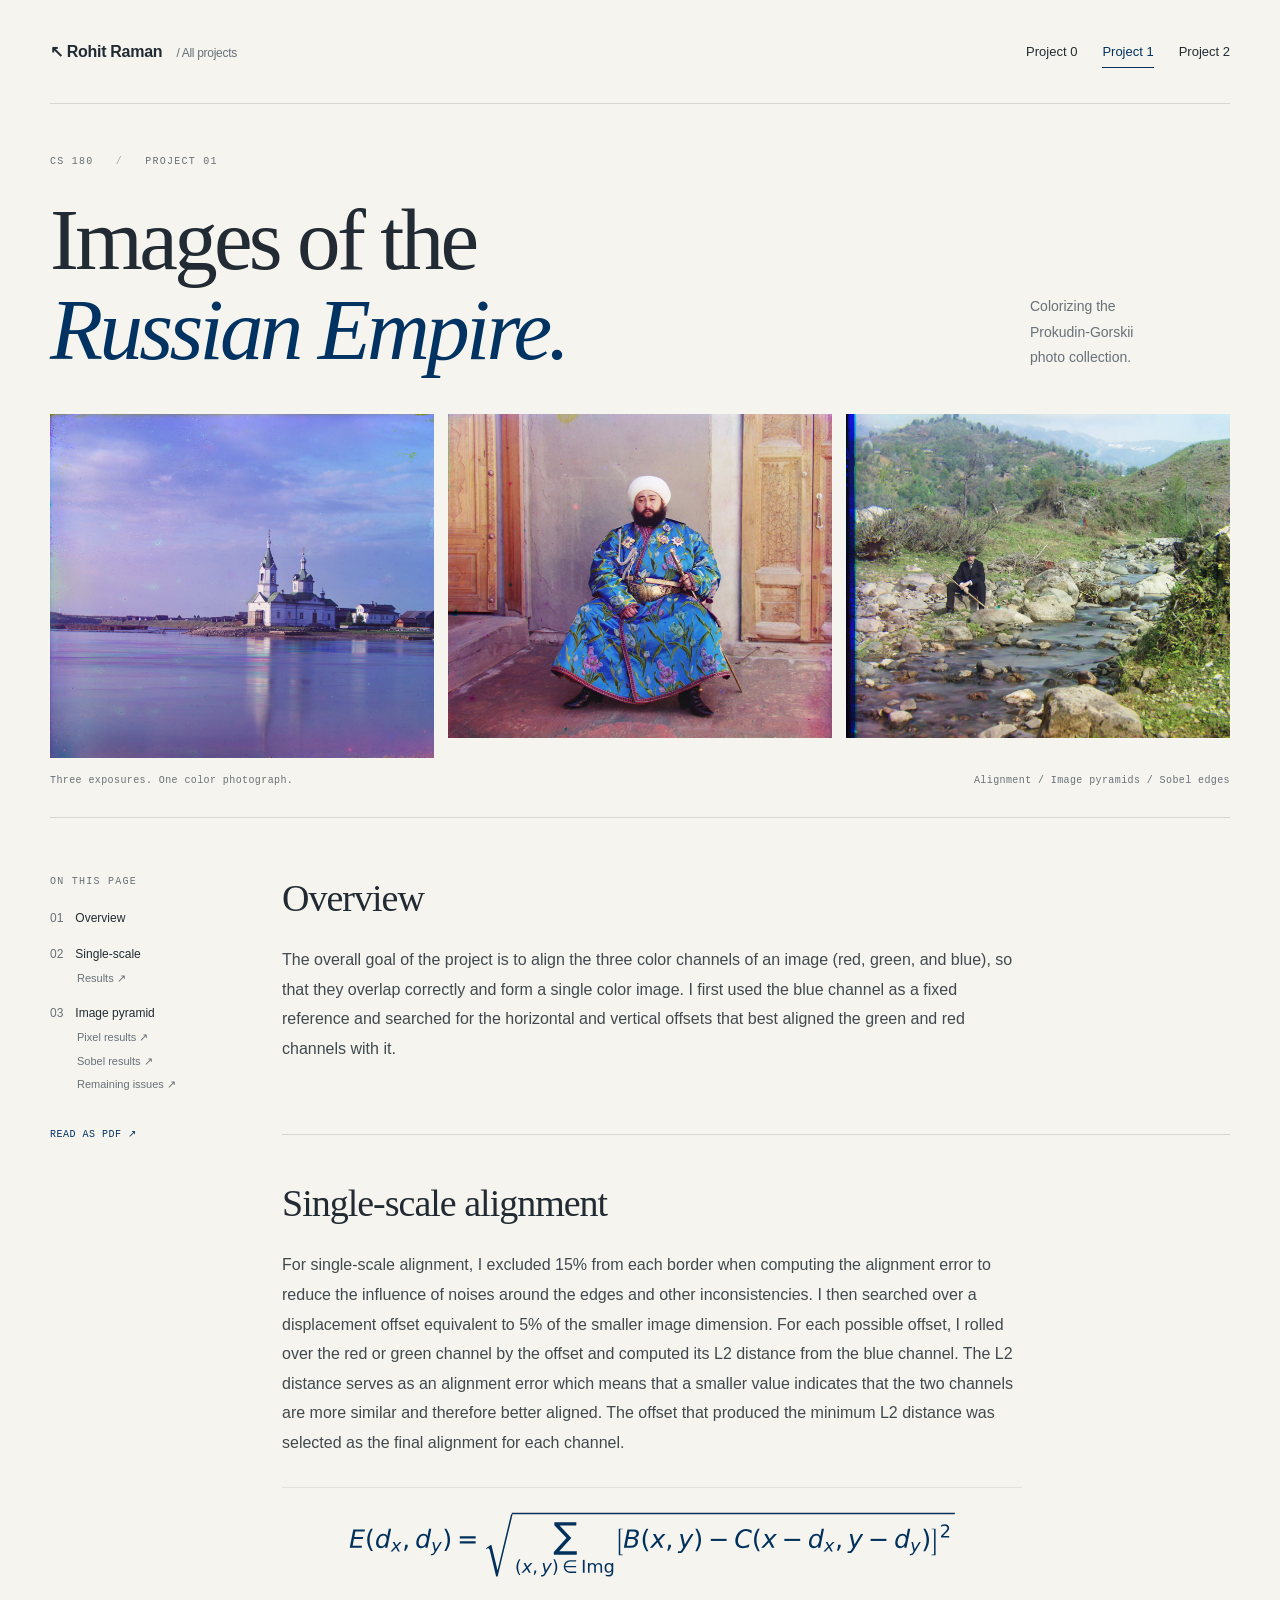
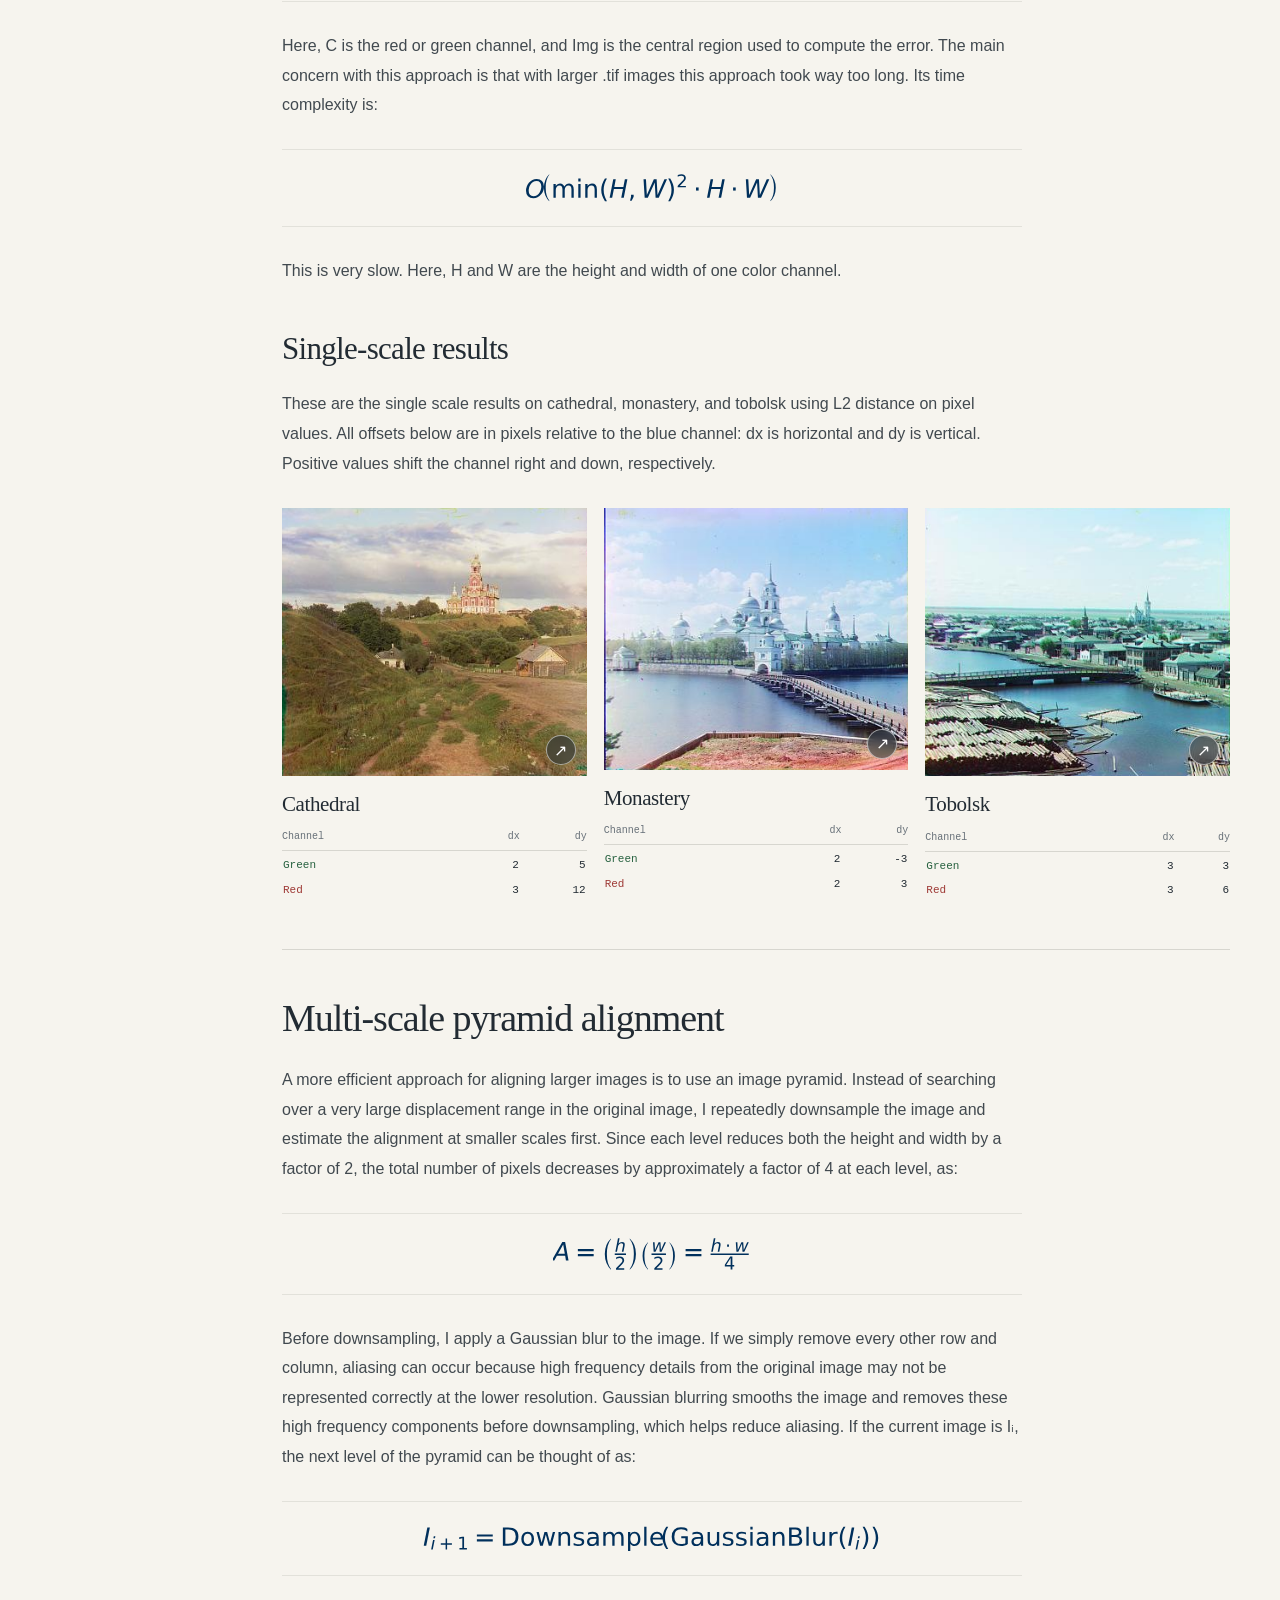
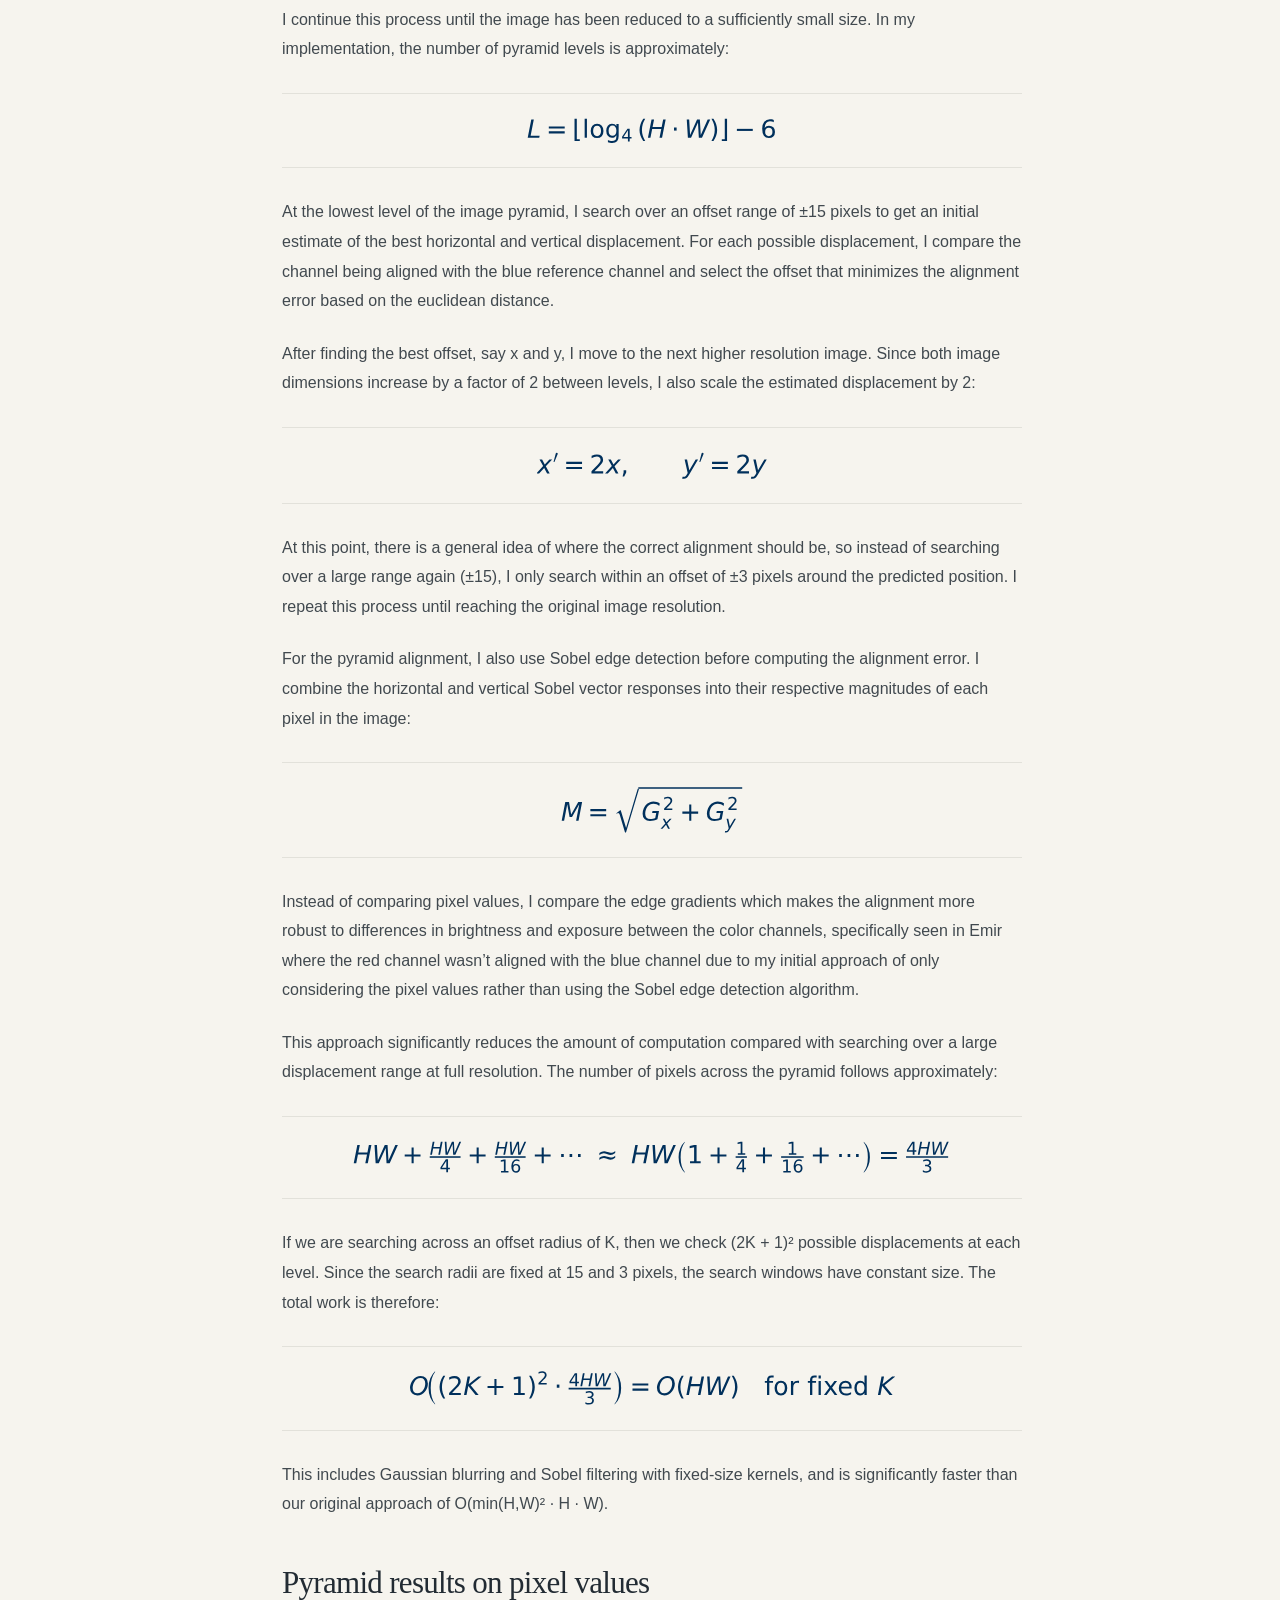
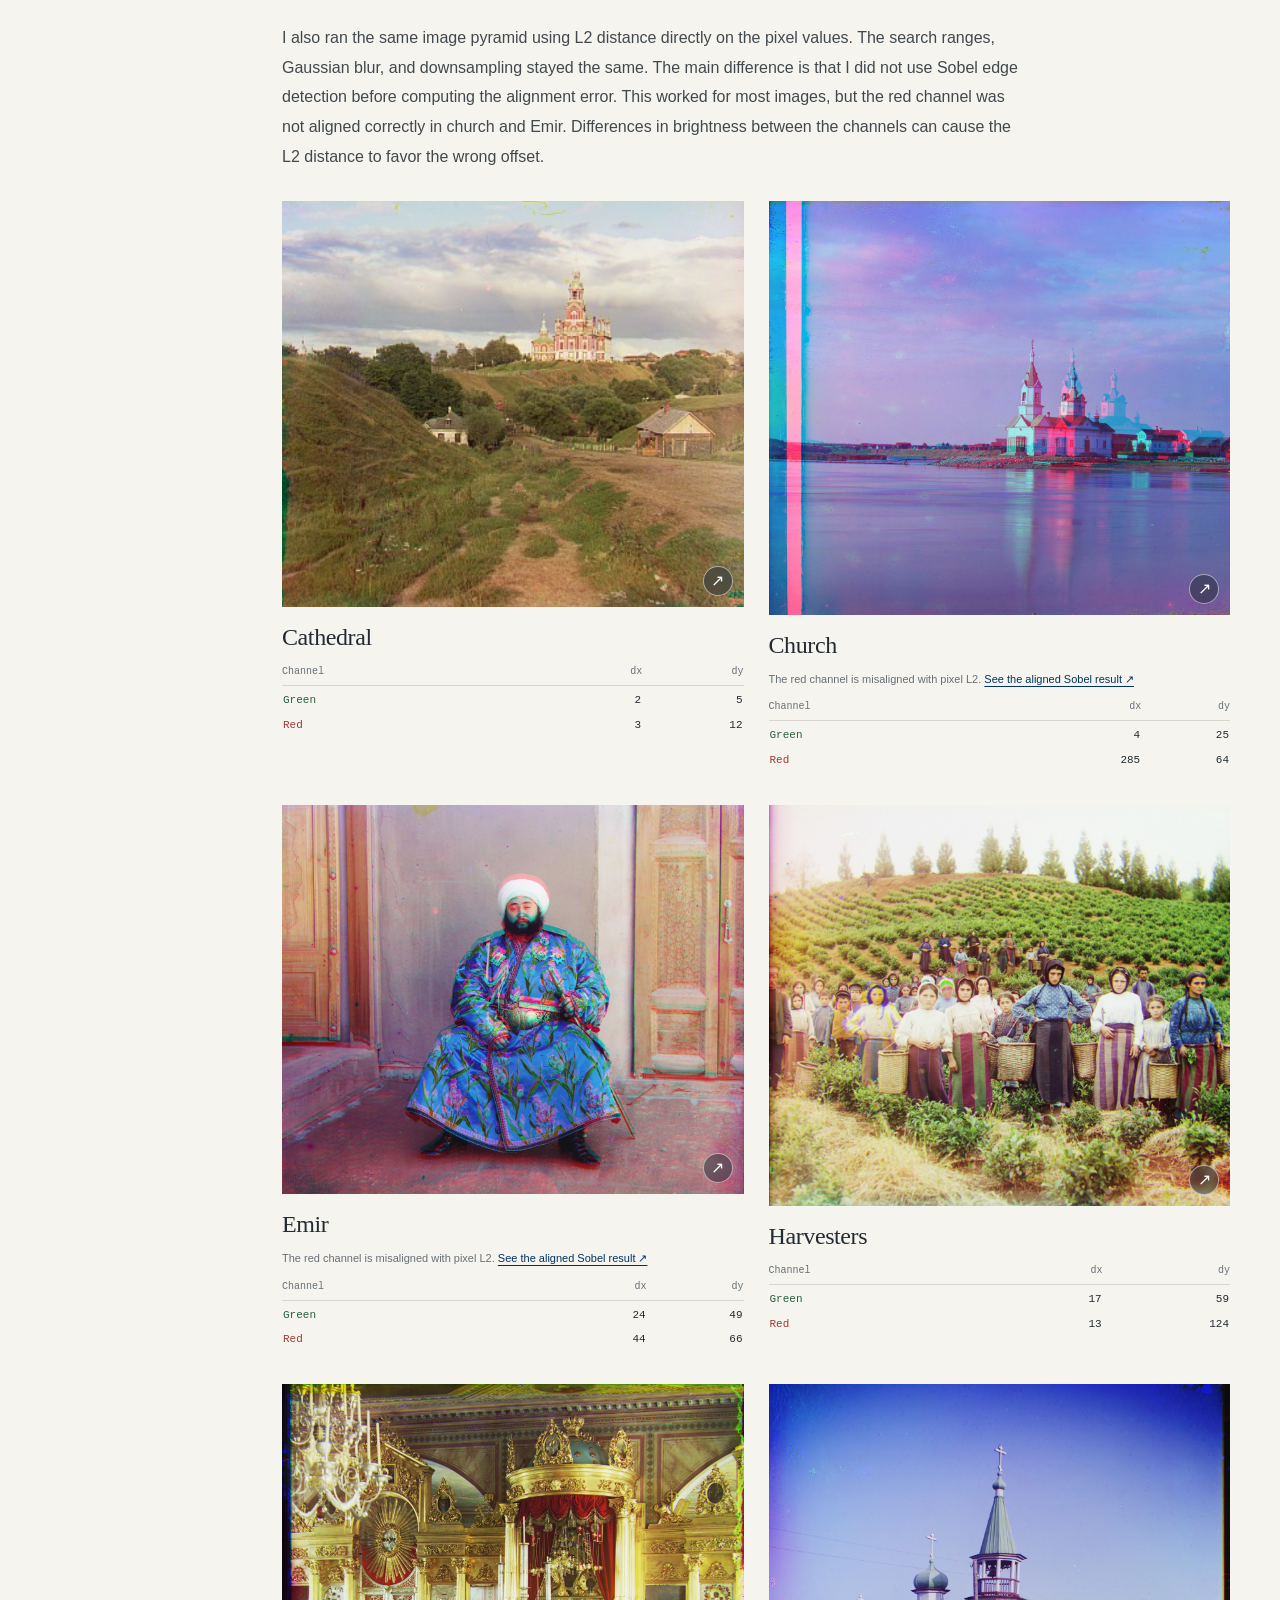
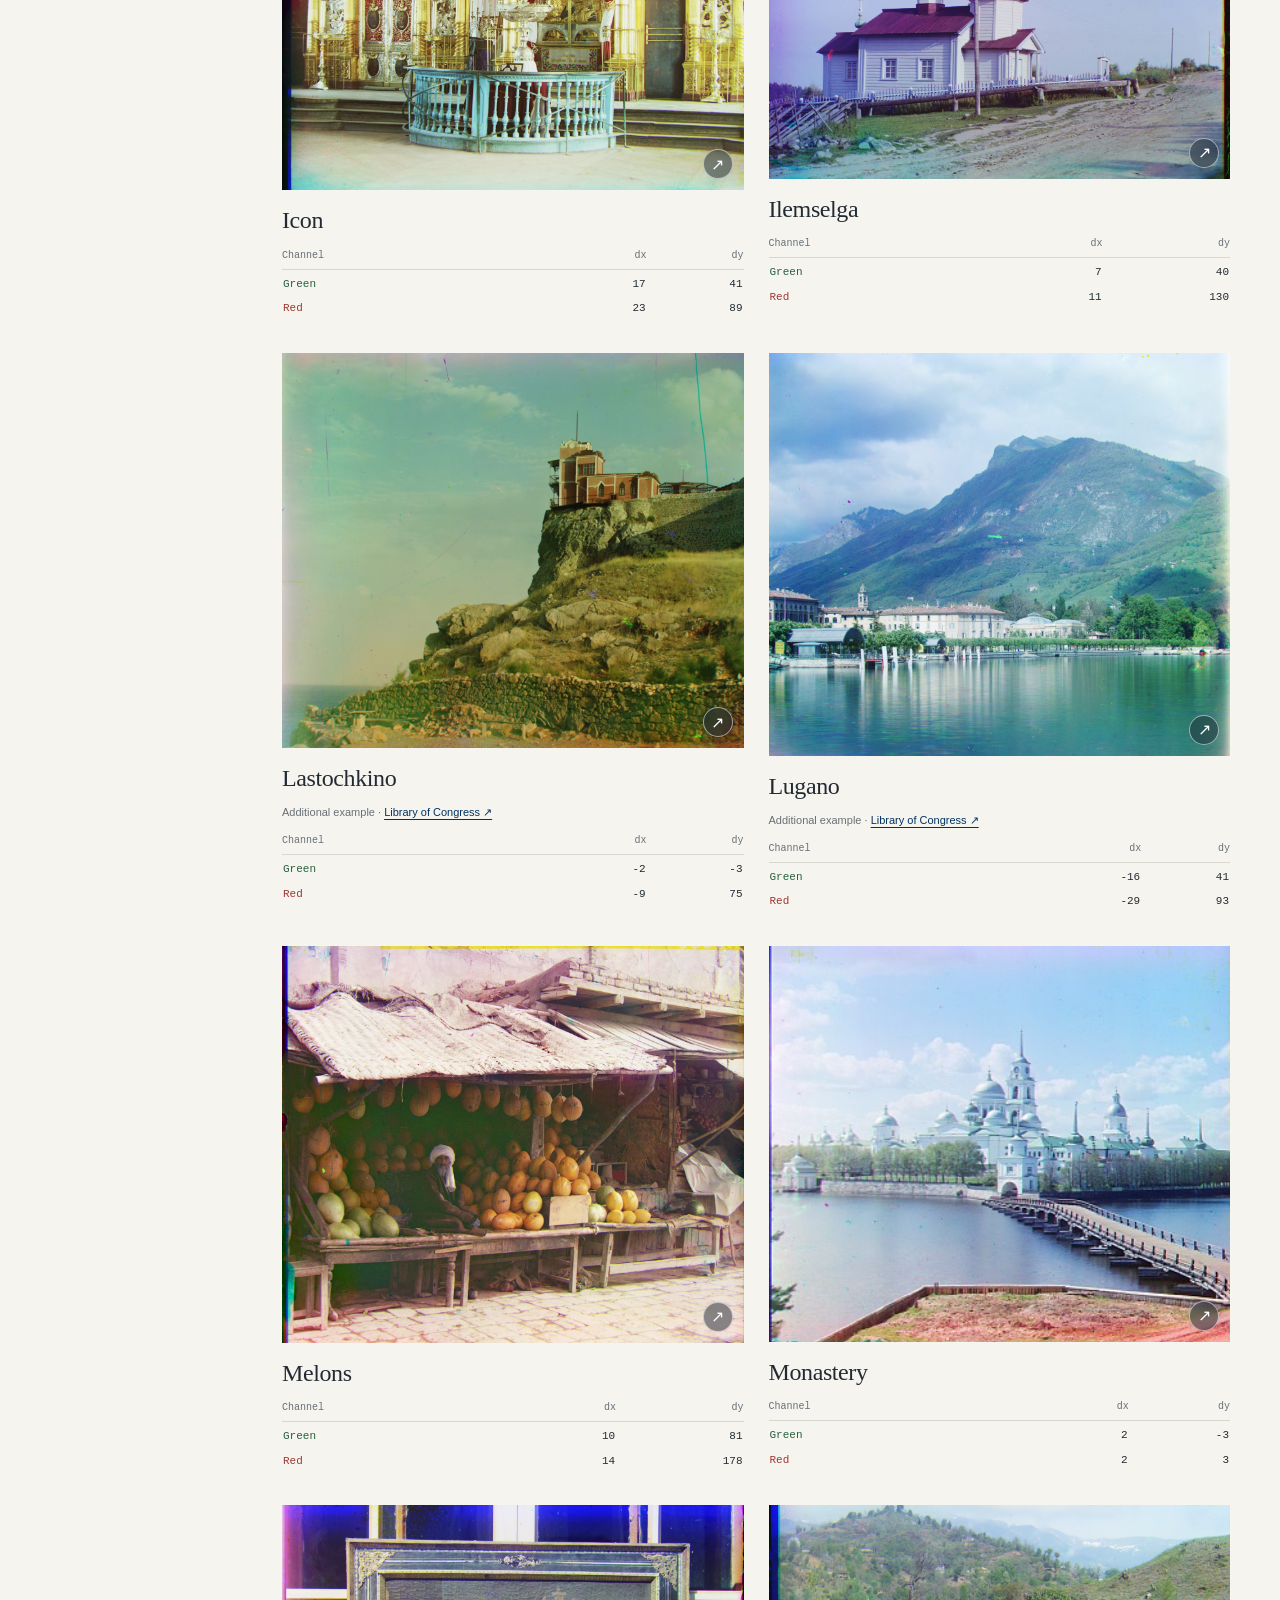
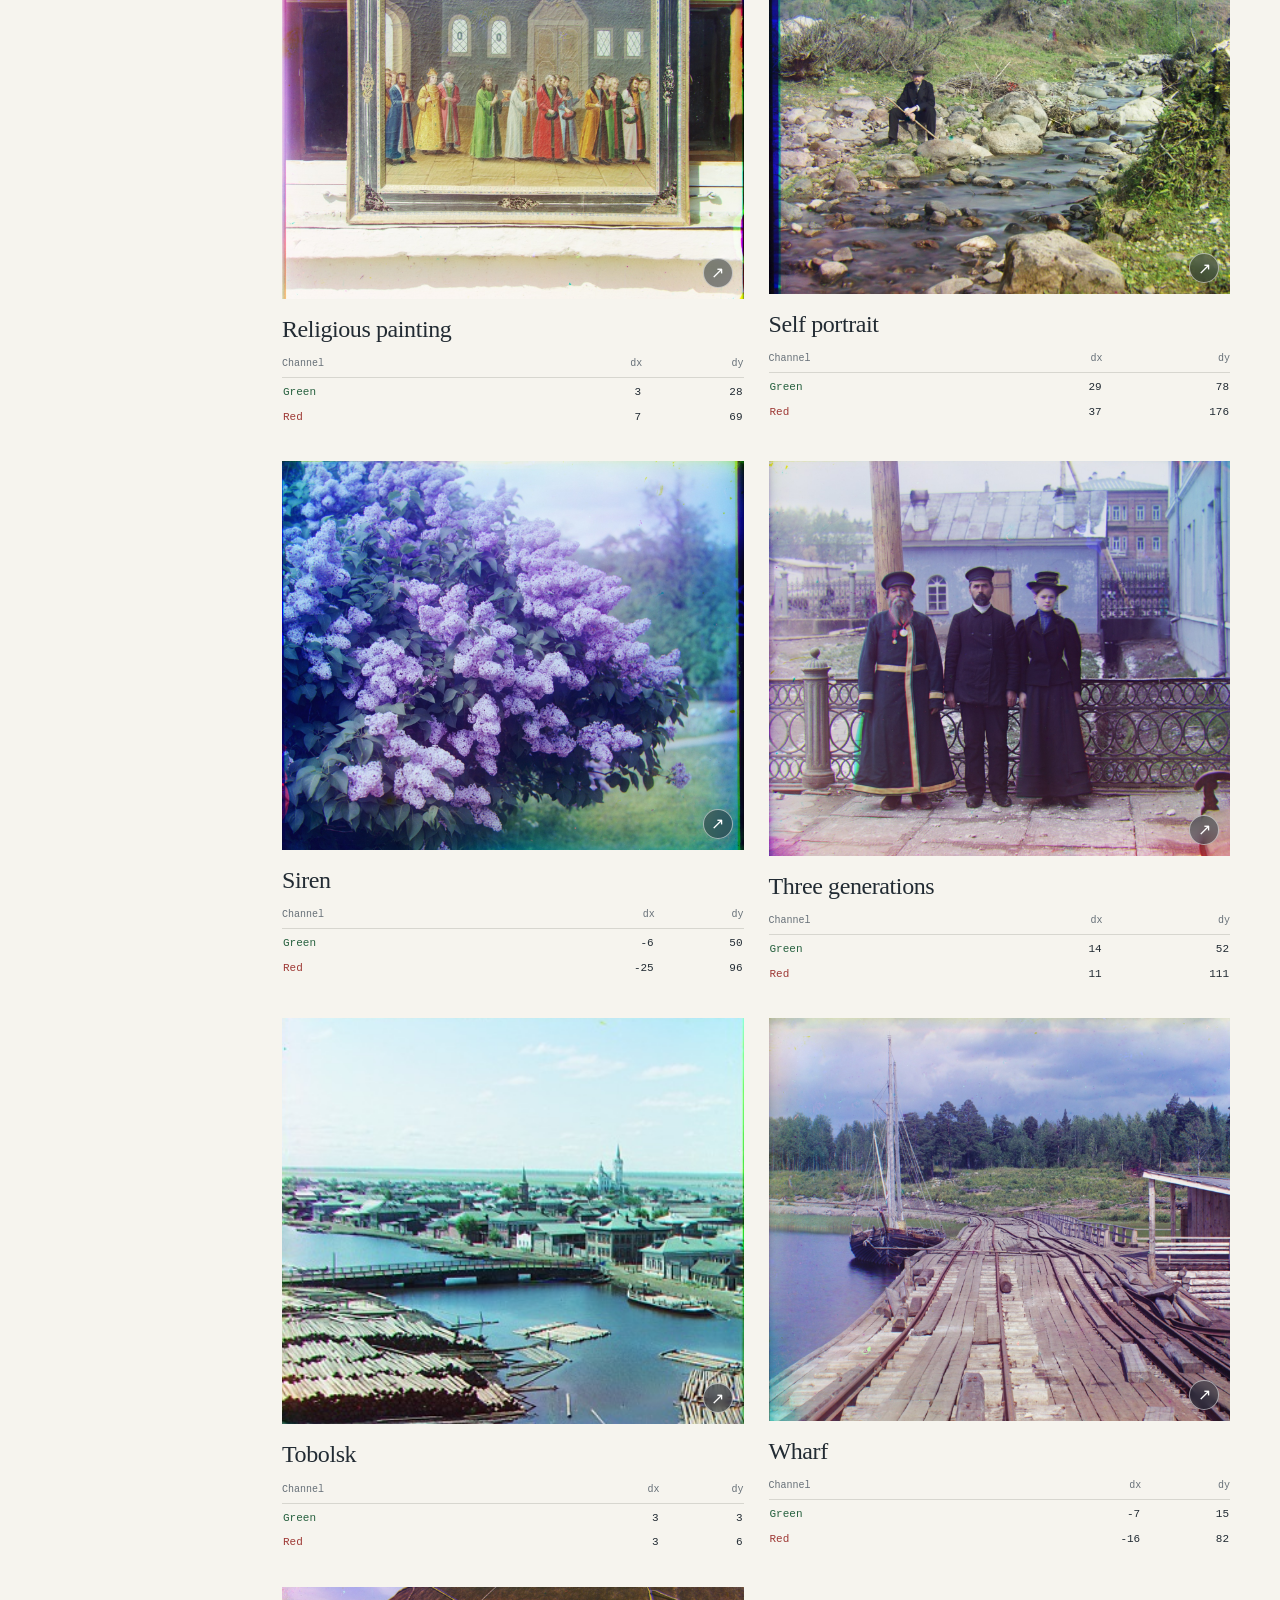
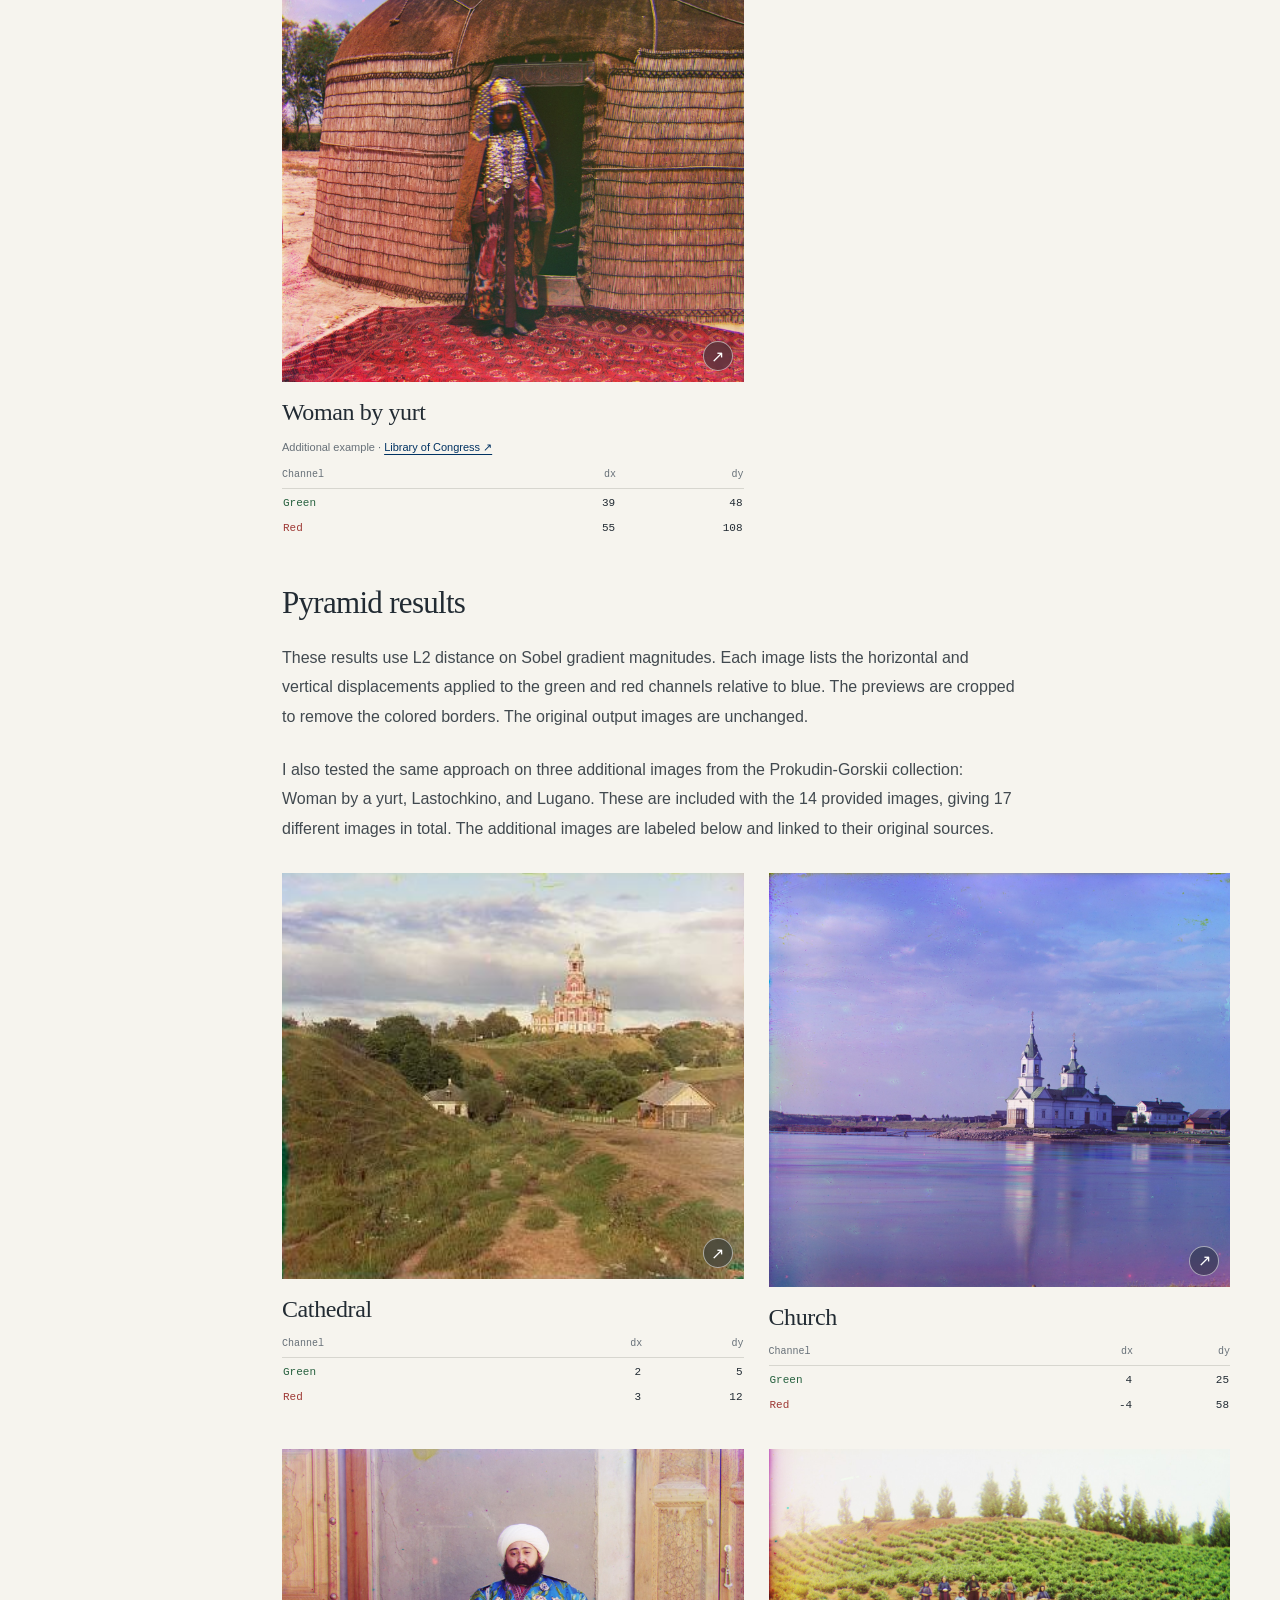
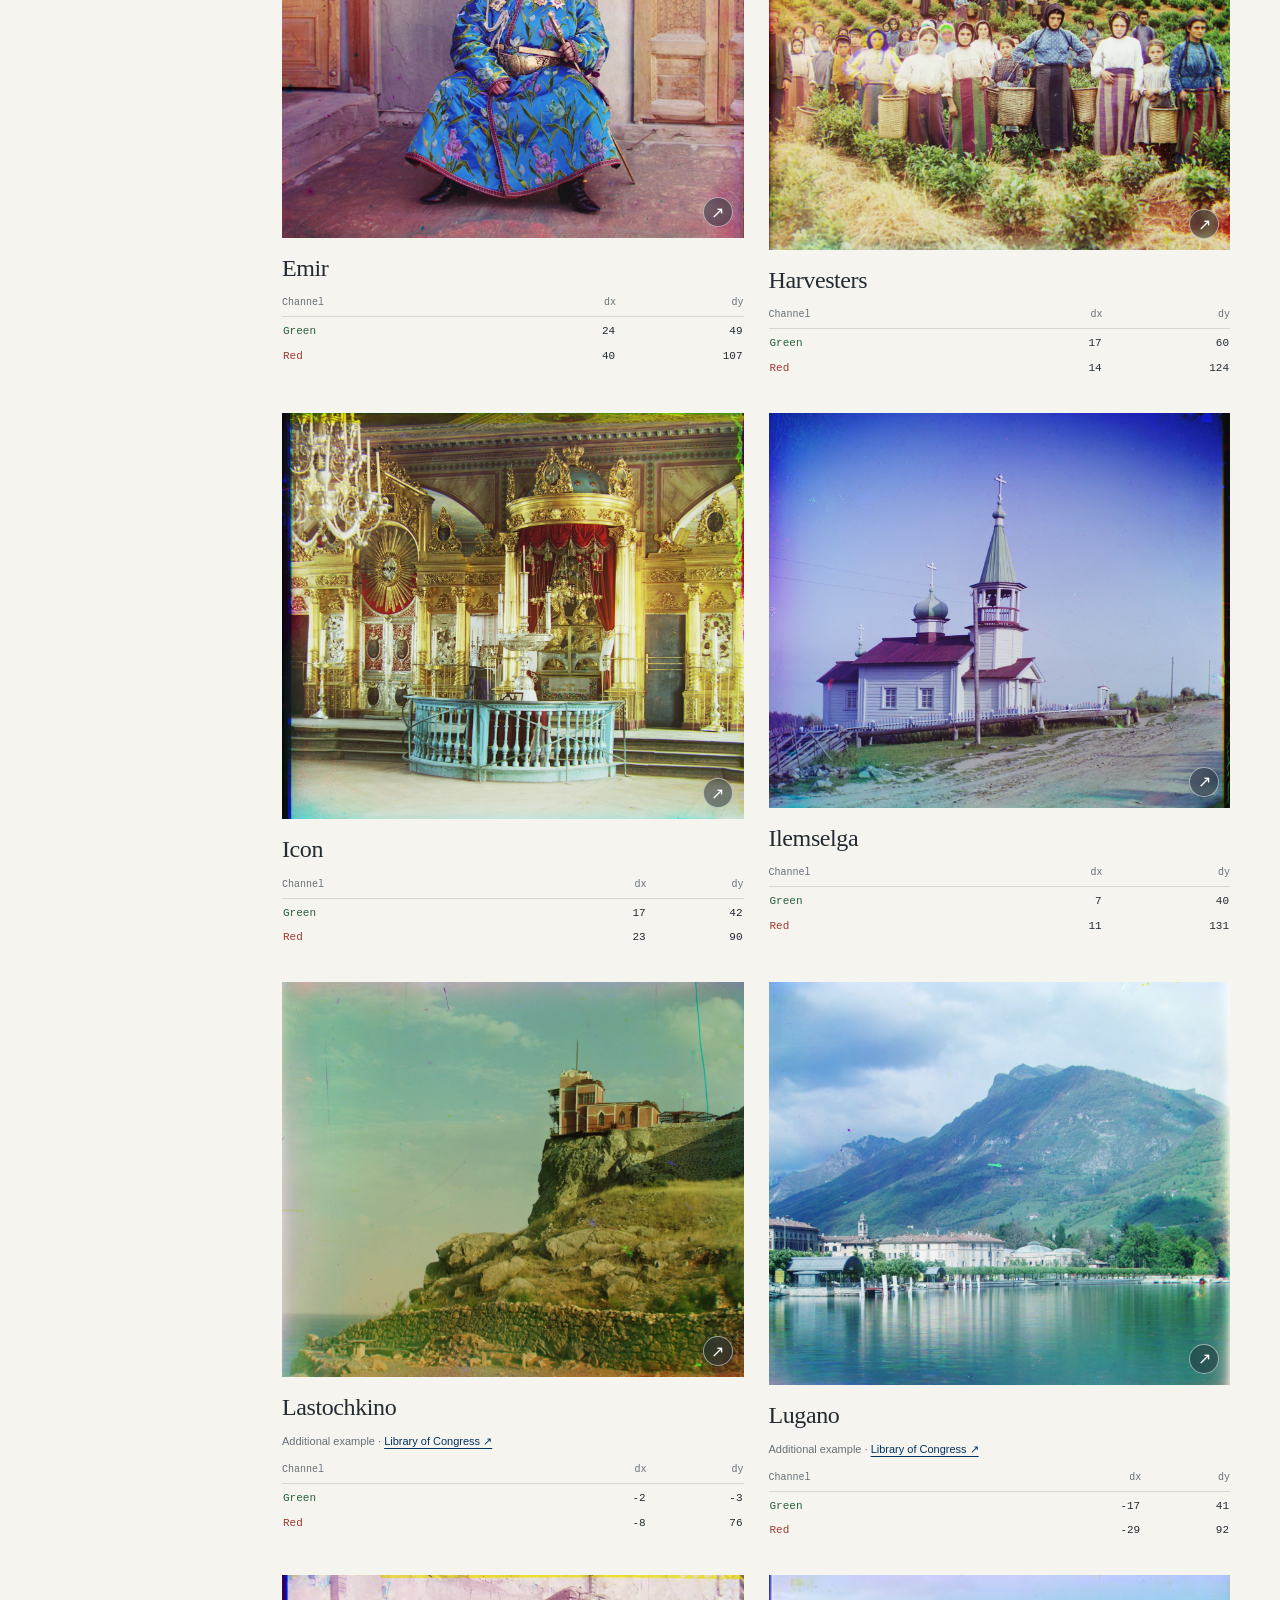
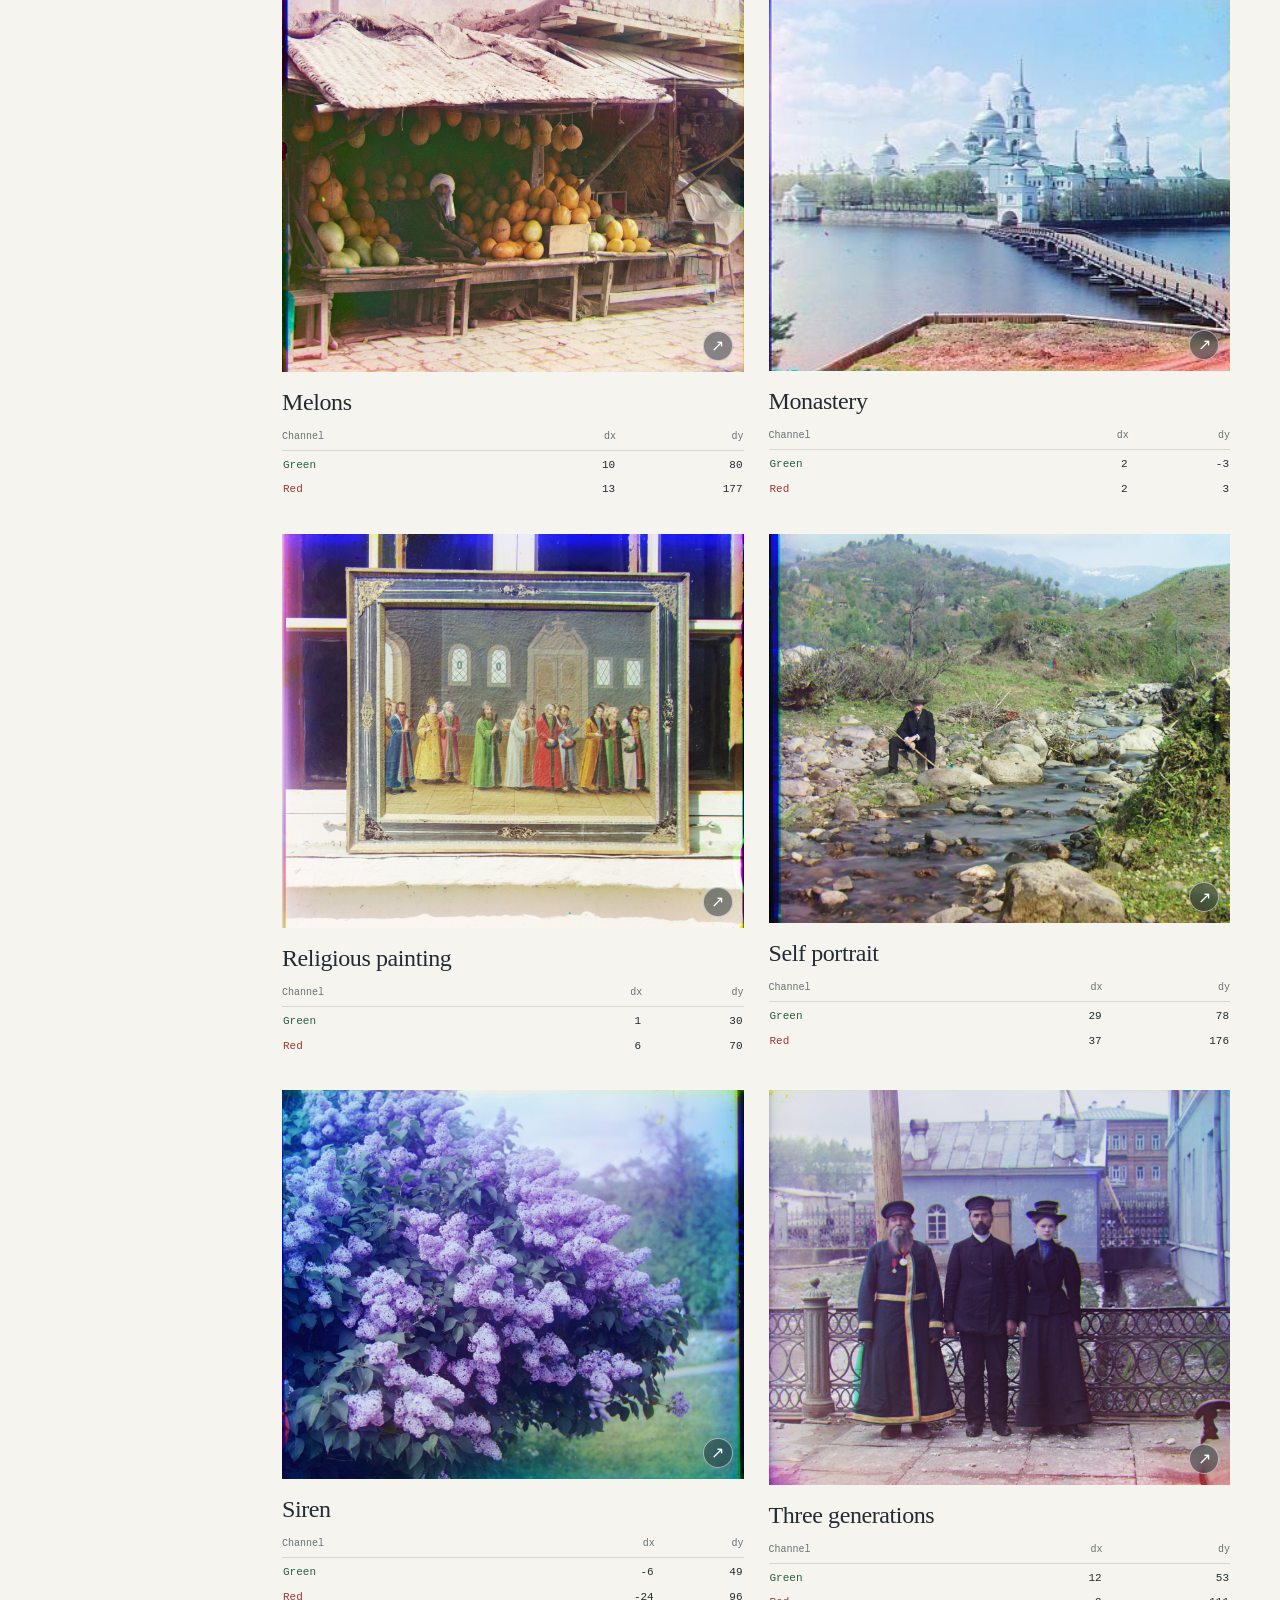
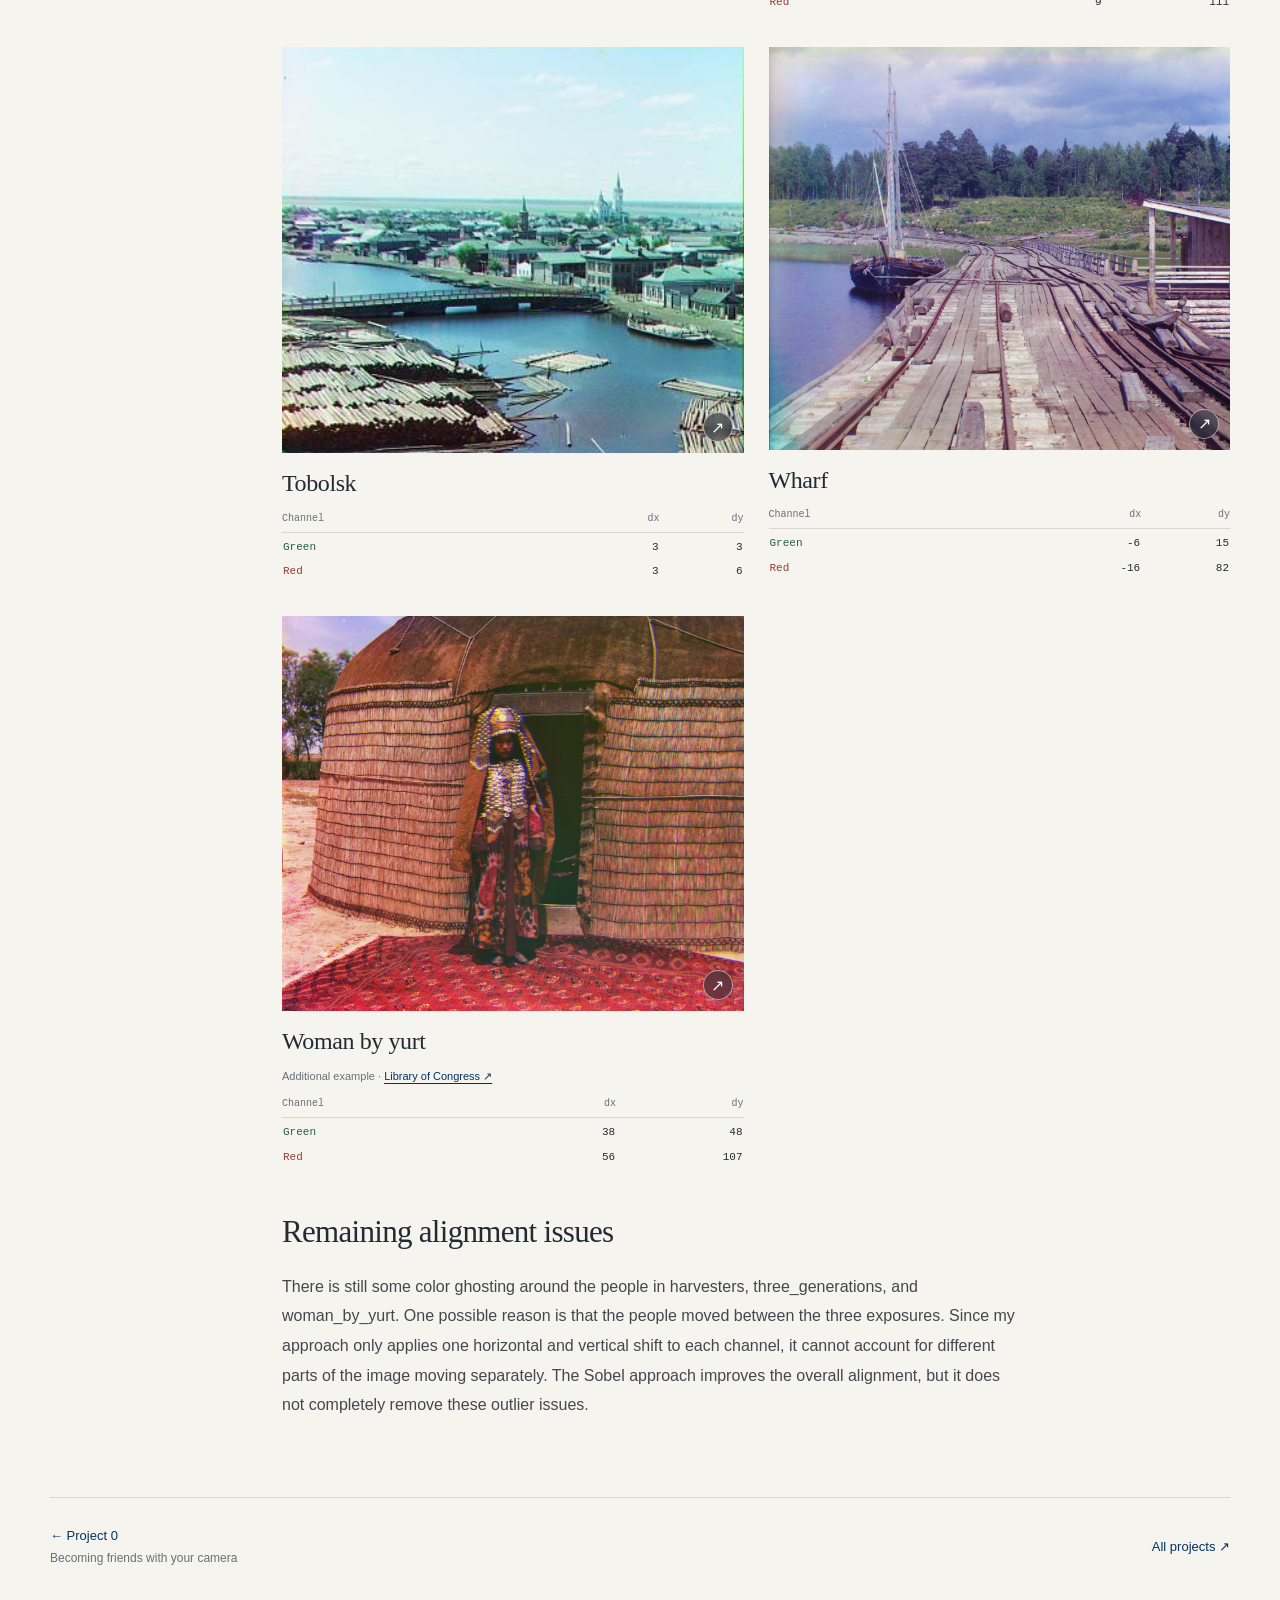
<file: docs/project1.html>
<!doctype html>
<html lang="en"><head><meta charset="utf-8"><meta name="viewport" content="width=device-width, initial-scale=1"><meta name="description" content="Rohit Raman’s CS 180 Project 1: colorizing historical photographs with image alignment and pyramids."><title>Project 1 | Rohit Raman</title><link rel="stylesheet" href="styles.css"><script src="project.js" defer></script></head>
<body><a class="skip-link" href="#overview">Skip to write-up</a><main id="top"><nav class="portfolio-nav" aria-label="Project navigation"><a class="home-link" href="index.html">↖ Rohit Raman <span>/ All projects</span></a><div><a href="project0/index.html">Project 0</a><a href="project1.html" aria-current="page">Project 1</a><a href="project2/index.html">Project 2</a></div></nav>
<header class="project-header"><p class="eyebrow">CS 180 <span>/</span> Project 01</p><div class="title-row"><h1>Images of the<br><em>Russian Empire.</em></h1><p class="subtitle">Colorizing the <br>Prokudin-Gorskii <br>photo collection.</p></div>
<div class="hero-images"><a href="#pyramid-church" aria-label="View church result"><span class="crop-window " style="--crop-ratio:1.116350;--crop-width:109.890110%;--crop-left:-2.747253%;--crop-top:-2.702703%"><img src="assets/pyramid-church.jpg" alt="church" loading="lazy" width="1600" height="1410"></span></a><a href="#pyramid-emir" aria-label="View emir result"><span class="crop-window " style="--crop-ratio:1.186341;--crop-width:110.497238%;--crop-left:-6.629834%;--crop-top:-7.386364%"><img src="assets/pyramid-emir.jpg" alt="emir" loading="lazy" width="1600" height="1387"></span></a><a href="#pyramid-self_portrait" aria-label="View self portrait result"><span class="crop-window " style="--crop-ratio:1.186456;--crop-width:120.481928%;--crop-left:-7.831325%;--crop-top:-8.536585%"><img src="assets/pyramid-self_portrait.jpg" alt="self portrait" loading="lazy" width="1600" height="1365"></span></a></div><div class="header-caption"><span>Three exposures. One color photograph.</span><span>Alignment / Image pyramids / Sobel edges</span></div></header>
<div class="reading-layout"><aside class="contents"><p>On this page</p><nav aria-label="Sections"><a href="#overview">01 <span>Overview</span></a><a href="#single-scale">02 <span>Single-scale</span></a><a href="#single-results" class="sub-link">Results ↗</a><a href="#pyramid">03 <span>Image pyramid</span></a><a href="#pixel-results" class="sub-link">Pixel results ↗</a><a href="#pyramid-results" class="sub-link">Sobel results ↗</a><a href="#limitations" class="sub-link">Remaining issues ↗</a></nav><a class="pdf-link" href="page.pdf">Read as PDF ↗</a></aside><article>
<section id="overview">
<h2>Overview</h2>
<p class="explanation">The overall goal of the project is to align the three color channels of an image (red, green, and blue), so that they overlap correctly and form a single color image. I first used the blue channel as a fixed reference and searched for the horizontal and vertical offsets that best aligned the green and red channels with it.</p>
</section>
<section id="single-scale">
<h2>Single-scale alignment</h2>
<p class="explanation">For single-scale alignment, I excluded 15% from each border when computing the alignment error to reduce the influence of noises around the edges and other inconsistencies. I then searched over a displacement offset equivalent to 5% of the smaller image dimension. For each possible offset, I rolled over the red or green channel by the offset and computed its L2 distance from the blue channel. The L2 distance serves as an alignment error which means that a smaller value indicates that the two channels are more similar and therefore better aligned. The offset that produced the minimum L2 distance was selected as the final alignment for each channel.</p>
<div class="equation" data-latex="E(d_x,d_y)=\sqrt{\sum_{(x,y)\in\mathrm{Img}}\left[B(x,y)-C(x-d_x,y-d_y)\right]^2}"><img src="assets/equation-l2.svg" alt="E(d_x,d_y)=\sqrt{\sum_{(x,y)\in\mathrm{Img}}\left[B(x,y)-C(x-d_x,y-d_y)\right]^2}" /></div>
<p class="explanation">Here, C is the red or green channel, and Img is the central region used to compute the error. The main concern with this approach is that with larger .tif images this approach took way too long. Its time complexity is:</p>
<div class="equation" data-latex="O\!\left(\min(H,W)^2\cdot H\cdot W\right)"><img src="assets/equation-single-complexity.svg" alt="O\!\left(\min(H,W)^2\cdot H\cdot W\right)" /></div>
<p class="explanation">This is very slow. Here, H and W are the height and width of one color channel.</p>
<h3 id="single-results">Single-scale results</h3>
<p class="explanation">These are the single scale results on cathedral, monastery, and tobolsk using L2 distance on pixel values. All offsets below are in pixels relative to the blue channel: dx is horizontal and dy is vertical. Positive values shift the channel right and down, respectively.</p>
<div class="image-grid single-grid">
<figure id="single-cathedral"><a class="result-link" href="assets/single-cathedral.jpg" data-title="Cathedral · Green: dx = 2, dy = 5 · Red: dx = 3, dy = 12" data-crop="--crop-ratio:1.137376;--crop-width:111.111111%;--crop-left:-5.000000%;--crop-top:-6.077348%" aria-label="Enlarge Cathedral"><span class="crop-window " style="--crop-ratio:1.137376;--crop-width:111.111111%;--crop-left:-5.000000%;--crop-top:-6.077348%"><img src="assets/single-cathedral.jpg" alt="Cathedral: aligned color image" loading="lazy" width="390" height="341"></span><span class="enlarge" aria-hidden="true">↗</span></a><figcaption><strong>Cathedral</strong><table class="offsets"><caption class="sr-only">Cathedral: displacements in pixels relative to blue</caption><thead><tr><th scope="col">Channel</th><th scope="col">dx</th><th scope="col">dy</th></tr></thead><tbody><tr><th scope="row" class="green">Green</th><td>2</td><td>5</td></tr><tr><th scope="row" class="red">Red</th><td>3</td><td>12</td></tr></tbody></table></figcaption></figure>
<figure id="single-monastery"><a class="result-link" href="assets/single-monastery.jpg" data-title="Monastery · Green: dx = 2, dy = -3 · Red: dx = 2, dy = 3" data-crop="--crop-ratio:1.165632;--crop-width:108.695652%;--crop-left:-4.891304%;--crop-top:-6.077348%" aria-label="Enlarge Monastery"><span class="crop-window " style="--crop-ratio:1.165632;--crop-width:108.695652%;--crop-left:-4.891304%;--crop-top:-6.077348%"><img src="assets/single-monastery.jpg" alt="Monastery: aligned color image" loading="lazy" width="391" height="341"></span><span class="enlarge" aria-hidden="true">↗</span></a><figcaption><strong>Monastery</strong><table class="offsets"><caption class="sr-only">Monastery: displacements in pixels relative to blue</caption><thead><tr><th scope="col">Channel</th><th scope="col">dx</th><th scope="col">dy</th></tr></thead><tbody><tr><th scope="row" class="green">Green</th><td>2</td><td>-3</td></tr><tr><th scope="row" class="red">Red</th><td>2</td><td>3</td></tr></tbody></table></figcaption></figure>
<figure id="single-tobolsk"><a class="result-link" href="assets/single-tobolsk.jpg" data-title="Tobolsk · Green: dx = 3, dy = 3 · Red: dx = 3, dy = 6" data-crop="--crop-ratio:1.136045;--crop-width:111.111111%;--crop-left:-7.222222%;--crop-top:-4.347826%" aria-label="Enlarge Tobolsk"><span class="crop-window " style="--crop-ratio:1.136045;--crop-width:111.111111%;--crop-left:-7.222222%;--crop-top:-4.347826%"><img src="assets/single-tobolsk.jpg" alt="Tobolsk: aligned color image" loading="lazy" width="396" height="341"></span><span class="enlarge" aria-hidden="true">↗</span></a><figcaption><strong>Tobolsk</strong><table class="offsets"><caption class="sr-only">Tobolsk: displacements in pixels relative to blue</caption><thead><tr><th scope="col">Channel</th><th scope="col">dx</th><th scope="col">dy</th></tr></thead><tbody><tr><th scope="row" class="green">Green</th><td>3</td><td>3</td></tr><tr><th scope="row" class="red">Red</th><td>3</td><td>6</td></tr></tbody></table></figcaption></figure>
</div>
</section>
<section id="pyramid">
<h2>Multi-scale pyramid alignment</h2>
<p class="explanation">A more efficient approach for aligning larger images is to use an image pyramid. Instead of searching over a very large displacement range in the original image, I repeatedly downsample the image and estimate the alignment at smaller scales first. Since each level reduces both the height and width by a factor of 2, the total number of pixels decreases by approximately a factor of 4 at each level, as:</p>
<div class="equation" data-latex="A=\left(\frac{h}{2}\right)\left(\frac{w}{2}\right)=\frac{h\cdot w}{4}"><img src="assets/equation-area.svg" alt="A=\left(\frac{h}{2}\right)\left(\frac{w}{2}\right)=\frac{h\cdot w}{4}" /></div>
<p class="explanation">Before downsampling, I apply a Gaussian blur to the image. If we simply remove every other row and column, aliasing can occur because high frequency details from the original image may not be represented correctly at the lower resolution. Gaussian blurring smooths the image and removes these high frequency components before downsampling, which helps reduce aliasing. If the current image is Iᵢ, the next level of the pyramid can be thought of as:</p>
<div class="equation" data-latex="I_{i+1}=\mathrm{Downsample}\!\left(\mathrm{GaussianBlur}(I_i)\right)"><img src="assets/equation-pyramid.svg" alt="I_{i+1}=\mathrm{Downsample}\!\left(\mathrm{GaussianBlur}(I_i)\right)" /></div>
<p class="explanation">I continue this process until the image has been reduced to a sufficiently small size. In my implementation, the number of pyramid levels is approximately:</p>
<div class="equation" data-latex="L=\left\lfloor\log_4(H\cdot W)\right\rfloor-6"><img src="assets/equation-levels.svg" alt="L=\left\lfloor\log_4(H\cdot W)\right\rfloor-6" /></div>
<p class="explanation">At the lowest level of the image pyramid, I search over an offset range of ±15 pixels to get an initial estimate of the best horizontal and vertical displacement. For each possible displacement, I compare the channel being aligned with the blue reference channel and select the offset that minimizes the alignment error based on the euclidean distance.</p>
<p class="explanation">After finding the best offset, say x and y, I move to the next higher resolution image. Since both image dimensions increase by a factor of 2 between levels, I also scale the estimated displacement by 2:</p>
<div class="equation" data-latex="x^{\prime}=2x,\qquad y^{\prime}=2y"><img src="assets/equation-offset.svg" alt="x^{\prime}=2x,\qquad y^{\prime}=2y" /></div>
<p class="explanation">At this point, there is a general idea of where the correct alignment should be, so instead of searching over a large range again (±15), I only search within an offset of ±3 pixels around the predicted position. I repeat this process until reaching the original image resolution.</p>
<p class="explanation">For the pyramid alignment, I also use Sobel edge detection before computing the alignment error. I combine the horizontal and vertical Sobel vector responses into their respective magnitudes of each pixel in the image:</p>
<div class="equation" data-latex="M=\sqrt{G_x^2+G_y^2}"><img src="assets/equation-sobel.svg" alt="M=\sqrt{G_x^2+G_y^2}" /></div>
<p class="explanation">Instead of comparing pixel values, I compare the edge gradients which makes the alignment more robust to differences in brightness and exposure between the color channels, specifically seen in Emir where the red channel wasn’t aligned with the blue channel due to my initial approach of only considering the pixel values rather than using the Sobel edge detection algorithm.</p>
<p class="explanation">This approach significantly reduces the amount of computation compared with searching over a large displacement range at full resolution. The number of pixels across the pyramid follows approximately:</p>
<div class="equation" data-latex="HW+\frac{HW}{4}+\frac{HW}{16}+\cdots\ \approx\ HW\left(1+\frac{1}{4}+\frac{1}{16}+\cdots\right)=\frac{4HW}{3}"><img src="assets/equation-series.svg" alt="HW+\frac{HW}{4}+\frac{HW}{16}+\cdots\ \approx\ HW\left(1+\frac{1}{4}+\frac{1}{16}+\cdots\right)=\frac{4HW}{3}" /></div>
<p class="explanation">If we are searching across an offset radius of K, then we check (2K + 1)² possible displacements at each level. Since the search radii are fixed at 15 and 3 pixels, the search windows have constant size. The total work is therefore:</p>
<div class="equation" data-latex="O\!\left((2K+1)^2\cdot\frac{4HW}{3}\right)=O(HW)\quad\mathrm{for\ fixed\ }K"><img src="assets/equation-pyramid-complexity.svg" alt="O\!\left((2K+1)^2\cdot\frac{4HW}{3}\right)=O(HW)\quad\mathrm{for\ fixed\ }K" /></div>
<p class="explanation">This includes Gaussian blurring and Sobel filtering with fixed-size kernels, and is significantly faster than our original approach of O(min(H,W)² · H · W).</p>
<h3 id="pixel-results">Pyramid results on pixel values</h3>
<p class="explanation">I also ran the same image pyramid using L2 distance directly on the pixel values. The search ranges, Gaussian blur, and downsampling stayed the same. The main difference is that I did not use Sobel edge detection before computing the alignment error. This worked for most images, but the red channel was not aligned correctly in church and Emir. Differences in brightness between the channels can cause the L2 distance to favor the wrong offset.</p>
<div class="image-grid pixel-grid">
<figure id="pixel-cathedral"><a class="result-link" href="assets/pixel-cathedral.jpg" data-title="Cathedral · Green: dx = 2, dy = 5 · Red: dx = 3, dy = 12" data-crop="--crop-ratio:1.137376;--crop-width:111.111111%;--crop-left:-5.000000%;--crop-top:-6.077348%" aria-label="Enlarge Cathedral"><span class="crop-window " style="--crop-ratio:1.137376;--crop-width:111.111111%;--crop-left:-5.000000%;--crop-top:-6.077348%"><img src="assets/pixel-cathedral.jpg" alt="Cathedral: aligned color image" loading="lazy" width="390" height="341"></span><span class="enlarge" aria-hidden="true">↗</span></a><figcaption><strong>Cathedral</strong><table class="offsets"><caption class="sr-only">Cathedral: displacements in pixels relative to blue</caption><thead><tr><th scope="col">Channel</th><th scope="col">dx</th><th scope="col">dy</th></tr></thead><tbody><tr><th scope="row" class="green">Green</th><td>2</td><td>5</td></tr><tr><th scope="row" class="red">Red</th><td>3</td><td>12</td></tr></tbody></table></figcaption></figure>
<figure id="pixel-church"><a class="result-link" href="assets/pixel-church.jpg" data-title="Church · Green: dx = 4, dy = 25 · Red: dx = 285, dy = 64" data-crop="--crop-ratio:1.116350;--crop-width:109.890110%;--crop-left:-2.747253%;--crop-top:-2.702703%" aria-label="Enlarge Church"><span class="crop-window " style="--crop-ratio:1.116350;--crop-width:109.890110%;--crop-left:-2.747253%;--crop-top:-2.702703%"><img src="assets/pixel-church.jpg" alt="Church: aligned color image" loading="lazy" width="1600" height="1410"></span><span class="enlarge" aria-hidden="true">↗</span></a><figcaption><strong>Church</strong><p class="source-note">The red channel is misaligned with pixel L2. <a href="#pyramid-church">See the aligned Sobel result ↗</a></p><table class="offsets"><caption class="sr-only">Church: displacements in pixels relative to blue</caption><thead><tr><th scope="col">Channel</th><th scope="col">dx</th><th scope="col">dy</th></tr></thead><tbody><tr><th scope="row" class="green">Green</th><td>4</td><td>25</td></tr><tr><th scope="row" class="red">Red</th><td>285</td><td>64</td></tr></tbody></table></figcaption></figure>
<figure id="pixel-emir"><a class="result-link" href="assets/pixel-emir.jpg" data-title="Emir · Green: dx = 24, dy = 49 · Red: dx = 44, dy = 66" data-crop="--crop-ratio:1.186341;--crop-width:110.497238%;--crop-left:-6.629834%;--crop-top:-7.386364%" aria-label="Enlarge Emir"><span class="crop-window " style="--crop-ratio:1.186341;--crop-width:110.497238%;--crop-left:-6.629834%;--crop-top:-7.386364%"><img src="assets/pixel-emir.jpg" alt="Emir: aligned color image" loading="lazy" width="1600" height="1387"></span><span class="enlarge" aria-hidden="true">↗</span></a><figcaption><strong>Emir</strong><p class="source-note">The red channel is misaligned with pixel L2. <a href="#pyramid-emir">See the aligned Sobel result ↗</a></p><table class="offsets"><caption class="sr-only">Emir: displacements in pixels relative to blue</caption><thead><tr><th scope="col">Channel</th><th scope="col">dx</th><th scope="col">dy</th></tr></thead><tbody><tr><th scope="row" class="green">Green</th><td>24</td><td>49</td></tr><tr><th scope="row" class="red">Red</th><td>44</td><td>66</td></tr></tbody></table></figcaption></figure>
<figure id="pixel-harvesters"><a class="result-link" href="assets/pixel-harvesters.jpg" data-title="Harvesters · Green: dx = 17, dy = 59 · Red: dx = 13, dy = 124" data-crop="--crop-ratio:1.150922;--crop-width:111.731844%;--crop-left:-4.469274%;--crop-top:-8.988764%" aria-label="Enlarge Harvesters"><span class="crop-window " style="--crop-ratio:1.150922;--crop-width:111.731844%;--crop-left:-4.469274%;--crop-top:-8.988764%"><img src="assets/pixel-harvesters.jpg" alt="Harvesters: aligned color image" loading="lazy" width="1600" height="1398"></span><span class="enlarge" aria-hidden="true">↗</span></a><figcaption><strong>Harvesters</strong><table class="offsets"><caption class="sr-only">Harvesters: displacements in pixels relative to blue</caption><thead><tr><th scope="col">Channel</th><th scope="col">dx</th><th scope="col">dy</th></tr></thead><tbody><tr><th scope="row" class="green">Green</th><td>17</td><td>59</td></tr><tr><th scope="row" class="red">Red</th><td>13</td><td>124</td></tr></tbody></table></figcaption></figure>
<figure id="pixel-icon"><a class="result-link" href="assets/pixel-icon.jpg" data-title="Icon · Green: dx = 17, dy = 41 · Red: dx = 23, dy = 89" data-crop="--crop-ratio:1.135161;--crop-width:108.108108%;--crop-left:-4.324324%;--crop-top:-3.723404%" aria-label="Enlarge Icon"><span class="crop-window " style="--crop-ratio:1.135161;--crop-width:108.108108%;--crop-left:-4.324324%;--crop-top:-3.723404%"><img src="assets/pixel-icon.jpg" alt="Icon: aligned color image" loading="lazy" width="1600" height="1387"></span><span class="enlarge" aria-hidden="true">↗</span></a><figcaption><strong>Icon</strong><table class="offsets"><caption class="sr-only">Icon: displacements in pixels relative to blue</caption><thead><tr><th scope="col">Channel</th><th scope="col">dx</th><th scope="col">dy</th></tr></thead><tbody><tr><th scope="row" class="green">Green</th><td>17</td><td>41</td></tr><tr><th scope="row" class="red">Red</th><td>23</td><td>89</td></tr></tbody></table></figcaption></figure>
<figure id="pixel-ilemselga"><a class="result-link" href="assets/pixel-ilemselga.jpg" data-title="Ilemselga · Green: dx = 7, dy = 40 · Red: dx = 11, dy = 130" data-crop="--crop-ratio:1.168511;--crop-width:112.359551%;--crop-left:-7.865169%;--crop-top:-7.909605%" aria-label="Enlarge Ilemselga"><span class="crop-window " style="--crop-ratio:1.168511;--crop-width:112.359551%;--crop-left:-7.865169%;--crop-top:-7.909605%"><img src="assets/pixel-ilemselga.jpg" alt="Ilemselga: aligned color image" loading="lazy" width="1600" height="1377"></span><span class="enlarge" aria-hidden="true">↗</span></a><figcaption><strong>Ilemselga</strong><table class="offsets"><caption class="sr-only">Ilemselga: displacements in pixels relative to blue</caption><thead><tr><th scope="col">Channel</th><th scope="col">dx</th><th scope="col">dy</th></tr></thead><tbody><tr><th scope="row" class="green">Green</th><td>7</td><td>40</td></tr><tr><th scope="row" class="red">Red</th><td>11</td><td>130</td></tr></tbody></table></figcaption></figure>
<figure id="pixel-lastochkino"><a class="result-link" href="assets/pixel-lastochkino.jpg" data-title="Lastochkino · Green: dx = -2, dy = -3 · Red: dx = -9, dy = 75" data-crop="--crop-ratio:1.167767;--crop-width:113.636364%;--crop-left:-6.818182%;--crop-top:-9.302326%" aria-label="Enlarge Lastochkino"><span class="crop-window " style="--crop-ratio:1.167767;--crop-width:113.636364%;--crop-left:-6.818182%;--crop-top:-9.302326%"><img src="assets/pixel-lastochkino.jpg" alt="Lastochkino: aligned color image" loading="lazy" width="1600" height="1402"></span><span class="enlarge" aria-hidden="true">↗</span></a><figcaption><strong>Lastochkino</strong><p class="source-note">Additional example · <a href="https://www.loc.gov/pictures/item/2018679063/" target="_blank" rel="noopener">Library of Congress ↗</a></p><table class="offsets"><caption class="sr-only">Lastochkino: displacements in pixels relative to blue</caption><thead><tr><th scope="col">Channel</th><th scope="col">dx</th><th scope="col">dy</th></tr></thead><tbody><tr><th scope="row" class="green">Green</th><td>-2</td><td>-3</td></tr><tr><th scope="row" class="red">Red</th><td>-9</td><td>75</td></tr></tbody></table></figcaption></figure>
<figure id="pixel-lugano"><a class="result-link" href="assets/pixel-lugano.jpg" data-title="Lugano · Green: dx = -16, dy = 41 · Red: dx = -29, dy = 93" data-crop="--crop-ratio:1.145468;--crop-width:115.606936%;--crop-left:-8.670520%;--crop-top:-6.818182%" aria-label="Enlarge Lugano"><span class="crop-window " style="--crop-ratio:1.145468;--crop-width:115.606936%;--crop-left:-8.670520%;--crop-top:-6.818182%"><img src="assets/pixel-lugano.jpg" alt="Lugano: aligned color image" loading="lazy" width="1600" height="1373"></span><span class="enlarge" aria-hidden="true">↗</span></a><figcaption><strong>Lugano</strong><p class="source-note">Additional example · <a href="https://www.loc.gov/pictures/item/2018679128/" target="_blank" rel="noopener">Library of Congress ↗</a></p><table class="offsets"><caption class="sr-only">Lugano: displacements in pixels relative to blue</caption><thead><tr><th scope="col">Channel</th><th scope="col">dx</th><th scope="col">dy</th></tr></thead><tbody><tr><th scope="row" class="green">Green</th><td>-16</td><td>41</td></tr><tr><th scope="row" class="red">Red</th><td>-29</td><td>93</td></tr></tbody></table></figcaption></figure>
<figure id="pixel-melons"><a class="result-link" href="assets/pixel-melons.jpg" data-title="Melons · Green: dx = 10, dy = 81 · Red: dx = 14, dy = 178" data-crop="--crop-ratio:1.163636;--crop-width:111.111111%;--crop-left:-4.444444%;--crop-top:-8.333333%" aria-label="Enlarge Melons"><span class="crop-window " style="--crop-ratio:1.163636;--crop-width:111.111111%;--crop-left:-4.444444%;--crop-top:-8.333333%"><img src="assets/pixel-melons.jpg" alt="Melons: aligned color image" loading="lazy" width="1600" height="1375"></span><span class="enlarge" aria-hidden="true">↗</span></a><figcaption><strong>Melons</strong><table class="offsets"><caption class="sr-only">Melons: displacements in pixels relative to blue</caption><thead><tr><th scope="col">Channel</th><th scope="col">dx</th><th scope="col">dy</th></tr></thead><tbody><tr><th scope="row" class="green">Green</th><td>10</td><td>81</td></tr><tr><th scope="row" class="red">Red</th><td>14</td><td>178</td></tr></tbody></table></figcaption></figure>
<figure id="pixel-monastery"><a class="result-link" href="assets/pixel-monastery.jpg" data-title="Monastery · Green: dx = 2, dy = -3 · Red: dx = 2, dy = 3" data-crop="--crop-ratio:1.165632;--crop-width:108.695652%;--crop-left:-4.891304%;--crop-top:-6.077348%" aria-label="Enlarge Monastery"><span class="crop-window " style="--crop-ratio:1.165632;--crop-width:108.695652%;--crop-left:-4.891304%;--crop-top:-6.077348%"><img src="assets/pixel-monastery.jpg" alt="Monastery: aligned color image" loading="lazy" width="391" height="341"></span><span class="enlarge" aria-hidden="true">↗</span></a><figcaption><strong>Monastery</strong><table class="offsets"><caption class="sr-only">Monastery: displacements in pixels relative to blue</caption><thead><tr><th scope="col">Channel</th><th scope="col">dx</th><th scope="col">dy</th></tr></thead><tbody><tr><th scope="row" class="green">Green</th><td>2</td><td>-3</td></tr><tr><th scope="row" class="red">Red</th><td>2</td><td>3</td></tr></tbody></table></figcaption></figure>
<figure id="pixel-religous_painting"><a class="result-link" href="assets/pixel-religous_painting.jpg" data-title="Religious painting · Green: dx = 3, dy = 28 · Red: dx = 7, dy = 69" data-crop="--crop-ratio:1.172161;--crop-width:109.890110%;--crop-left:-5.494505%;--crop-top:-4.945055%" aria-label="Enlarge Religious painting"><span class="crop-window " style="--crop-ratio:1.172161;--crop-width:109.890110%;--crop-left:-5.494505%;--crop-top:-4.945055%"><img src="assets/pixel-religous_painting.jpg" alt="Religious painting: aligned color image" loading="lazy" width="1600" height="1365"></span><span class="enlarge" aria-hidden="true">↗</span></a><figcaption><strong>Religious painting</strong><table class="offsets"><caption class="sr-only">Religious painting: displacements in pixels relative to blue</caption><thead><tr><th scope="col">Channel</th><th scope="col">dx</th><th scope="col">dy</th></tr></thead><tbody><tr><th scope="row" class="green">Green</th><td>3</td><td>28</td></tr><tr><th scope="row" class="red">Red</th><td>7</td><td>69</td></tr></tbody></table></figcaption></figure>
<figure id="pixel-self_portrait"><a class="result-link" href="assets/pixel-self_portrait.jpg" data-title="Self portrait · Green: dx = 29, dy = 78 · Red: dx = 37, dy = 176" data-crop="--crop-ratio:1.186456;--crop-width:120.481928%;--crop-left:-7.831325%;--crop-top:-8.536585%" aria-label="Enlarge Self portrait"><span class="crop-window " style="--crop-ratio:1.186456;--crop-width:120.481928%;--crop-left:-7.831325%;--crop-top:-8.536585%"><img src="assets/pixel-self_portrait.jpg" alt="Self portrait: aligned color image" loading="lazy" width="1600" height="1365"></span><span class="enlarge" aria-hidden="true">↗</span></a><figcaption><strong>Self portrait</strong><table class="offsets"><caption class="sr-only">Self portrait: displacements in pixels relative to blue</caption><thead><tr><th scope="col">Channel</th><th scope="col">dx</th><th scope="col">dy</th></tr></thead><tbody><tr><th scope="row" class="green">Green</th><td>29</td><td>78</td></tr><tr><th scope="row" class="red">Red</th><td>37</td><td>176</td></tr></tbody></table></figcaption></figure>
<figure id="pixel-siren"><a class="result-link" href="assets/pixel-siren.jpg" data-title="Siren · Green: dx = -6, dy = 50 · Red: dx = -25, dy = 96" data-crop="--crop-ratio:1.187869;--crop-width:110.497238%;--crop-left:-5.524862%;--crop-top:-7.821229%" aria-label="Enlarge Siren"><span class="crop-window " style="--crop-ratio:1.187869;--crop-width:110.497238%;--crop-left:-5.524862%;--crop-top:-7.821229%"><img src="assets/pixel-siren.jpg" alt="Siren: aligned color image" loading="lazy" width="1600" height="1362"></span><span class="enlarge" aria-hidden="true">↗</span></a><figcaption><strong>Siren</strong><table class="offsets"><caption class="sr-only">Siren: displacements in pixels relative to blue</caption><thead><tr><th scope="col">Channel</th><th scope="col">dx</th><th scope="col">dy</th></tr></thead><tbody><tr><th scope="row" class="green">Green</th><td>-6</td><td>50</td></tr><tr><th scope="row" class="red">Red</th><td>-25</td><td>96</td></tr></tbody></table></figcaption></figure>
<figure id="pixel-three_generations"><a class="result-link" href="assets/pixel-three_generations.jpg" data-title="Three generations · Green: dx = 14, dy = 52 · Red: dx = 11, dy = 111" data-crop="--crop-ratio:1.170751;--crop-width:111.111111%;--crop-left:-4.444444%;--crop-top:-8.426966%" aria-label="Enlarge Three generations"><span class="crop-window " style="--crop-ratio:1.170751;--crop-width:111.111111%;--crop-left:-4.444444%;--crop-top:-8.426966%"><img src="assets/pixel-three_generations.jpg" alt="Three generations: aligned color image" loading="lazy" width="1600" height="1382"></span><span class="enlarge" aria-hidden="true">↗</span></a><figcaption><strong>Three generations</strong><table class="offsets"><caption class="sr-only">Three generations: displacements in pixels relative to blue</caption><thead><tr><th scope="col">Channel</th><th scope="col">dx</th><th scope="col">dy</th></tr></thead><tbody><tr><th scope="row" class="green">Green</th><td>14</td><td>52</td></tr><tr><th scope="row" class="red">Red</th><td>11</td><td>111</td></tr></tbody></table></figcaption></figure>
<figure id="pixel-tobolsk"><a class="result-link" href="assets/pixel-tobolsk.jpg" data-title="Tobolsk · Green: dx = 3, dy = 3 · Red: dx = 3, dy = 6" data-crop="--crop-ratio:1.136045;--crop-width:111.111111%;--crop-left:-7.222222%;--crop-top:-4.347826%" aria-label="Enlarge Tobolsk"><span class="crop-window " style="--crop-ratio:1.136045;--crop-width:111.111111%;--crop-left:-7.222222%;--crop-top:-4.347826%"><img src="assets/pixel-tobolsk.jpg" alt="Tobolsk: aligned color image" loading="lazy" width="396" height="341"></span><span class="enlarge" aria-hidden="true">↗</span></a><figcaption><strong>Tobolsk</strong><table class="offsets"><caption class="sr-only">Tobolsk: displacements in pixels relative to blue</caption><thead><tr><th scope="col">Channel</th><th scope="col">dx</th><th scope="col">dy</th></tr></thead><tbody><tr><th scope="row" class="green">Green</th><td>3</td><td>3</td></tr><tr><th scope="row" class="red">Red</th><td>3</td><td>6</td></tr></tbody></table></figcaption></figure>
<figure id="pixel-wharf"><a class="result-link" href="assets/pixel-wharf.jpg" data-title="Wharf · Green: dx = -7, dy = 15 · Red: dx = -16, dy = 82" data-crop="--crop-ratio:1.146393;--crop-width:113.636364%;--crop-left:-4.545455%;--crop-top:-6.179775%" aria-label="Enlarge Wharf"><span class="crop-window " style="--crop-ratio:1.146393;--crop-width:113.636364%;--crop-left:-4.545455%;--crop-top:-6.179775%"><img src="assets/pixel-wharf.jpg" alt="Wharf: aligned color image" loading="lazy" width="1600" height="1380"></span><span class="enlarge" aria-hidden="true">↗</span></a><figcaption><strong>Wharf</strong><table class="offsets"><caption class="sr-only">Wharf: displacements in pixels relative to blue</caption><thead><tr><th scope="col">Channel</th><th scope="col">dx</th><th scope="col">dy</th></tr></thead><tbody><tr><th scope="row" class="green">Green</th><td>-7</td><td>15</td></tr><tr><th scope="row" class="red">Red</th><td>-16</td><td>82</td></tr></tbody></table></figcaption></figure>
<figure id="pixel-woman_by_yurt"><a class="result-link" href="assets/pixel-woman_by_yurt.jpg" data-title="Woman by yurt · Green: dx = 39, dy = 48 · Red: dx = 55, dy = 108" data-crop="--crop-ratio:1.167031;--crop-width:114.942529%;--crop-left:-6.896552%;--crop-top:-10.344828%" aria-label="Enlarge Woman by yurt"><span class="crop-window " style="--crop-ratio:1.167031;--crop-width:114.942529%;--crop-left:-6.896552%;--crop-top:-10.344828%"><img src="assets/pixel-woman_by_yurt.jpg" alt="Woman by yurt: aligned color image" loading="lazy" width="1600" height="1371"></span><span class="enlarge" aria-hidden="true">↗</span></a><figcaption><strong>Woman by yurt</strong><p class="source-note">Additional example · <a href="https://www.loc.gov/item/2018681253/" target="_blank" rel="noopener">Library of Congress ↗</a></p><table class="offsets"><caption class="sr-only">Woman by yurt: displacements in pixels relative to blue</caption><thead><tr><th scope="col">Channel</th><th scope="col">dx</th><th scope="col">dy</th></tr></thead><tbody><tr><th scope="row" class="green">Green</th><td>39</td><td>48</td></tr><tr><th scope="row" class="red">Red</th><td>55</td><td>108</td></tr></tbody></table></figcaption></figure>
</div>
<h3 id="pyramid-results">Pyramid results</h3>
<p class="explanation">These results use L2 distance on Sobel gradient magnitudes. Each image lists the horizontal and vertical displacements applied to the green and red channels relative to blue. The previews are cropped to remove the colored borders. The original output images are unchanged.</p>
<p class="explanation">I also tested the same approach on three additional images from the Prokudin-Gorskii collection: Woman by a yurt, Lastochkino, and Lugano. These are included with the 14 provided images, giving 17 different images in total. The additional images are labeled below and linked to their original sources.</p>
<div class="image-grid pyramid-grid">
<figure id="pyramid-cathedral"><a class="result-link" href="assets/pyramid-cathedral.jpg" data-title="Cathedral · Green: dx = 2, dy = 5 · Red: dx = 3, dy = 12" data-crop="--crop-ratio:1.137376;--crop-width:111.111111%;--crop-left:-5.000000%;--crop-top:-6.077348%" aria-label="Enlarge Cathedral"><span class="crop-window " style="--crop-ratio:1.137376;--crop-width:111.111111%;--crop-left:-5.000000%;--crop-top:-6.077348%"><img src="assets/pyramid-cathedral.jpg" alt="Cathedral: aligned color image" loading="lazy" width="390" height="341"></span><span class="enlarge" aria-hidden="true">↗</span></a><figcaption><strong>Cathedral</strong><table class="offsets"><caption class="sr-only">Cathedral: displacements in pixels relative to blue</caption><thead><tr><th scope="col">Channel</th><th scope="col">dx</th><th scope="col">dy</th></tr></thead><tbody><tr><th scope="row" class="green">Green</th><td>2</td><td>5</td></tr><tr><th scope="row" class="red">Red</th><td>3</td><td>12</td></tr></tbody></table></figcaption></figure>
<figure id="pyramid-church"><a class="result-link" href="assets/pyramid-church.jpg" data-title="Church · Green: dx = 4, dy = 25 · Red: dx = -4, dy = 58" data-crop="--crop-ratio:1.116350;--crop-width:109.890110%;--crop-left:-2.747253%;--crop-top:-2.702703%" aria-label="Enlarge Church"><span class="crop-window " style="--crop-ratio:1.116350;--crop-width:109.890110%;--crop-left:-2.747253%;--crop-top:-2.702703%"><img src="assets/pyramid-church.jpg" alt="Church: aligned color image" loading="lazy" width="1600" height="1410"></span><span class="enlarge" aria-hidden="true">↗</span></a><figcaption><strong>Church</strong><table class="offsets"><caption class="sr-only">Church: displacements in pixels relative to blue</caption><thead><tr><th scope="col">Channel</th><th scope="col">dx</th><th scope="col">dy</th></tr></thead><tbody><tr><th scope="row" class="green">Green</th><td>4</td><td>25</td></tr><tr><th scope="row" class="red">Red</th><td>-4</td><td>58</td></tr></tbody></table></figcaption></figure>
<figure id="pyramid-emir"><a class="result-link" href="assets/pyramid-emir.jpg" data-title="Emir · Green: dx = 24, dy = 49 · Red: dx = 40, dy = 107" data-crop="--crop-ratio:1.186341;--crop-width:110.497238%;--crop-left:-6.629834%;--crop-top:-7.386364%" aria-label="Enlarge Emir"><span class="crop-window " style="--crop-ratio:1.186341;--crop-width:110.497238%;--crop-left:-6.629834%;--crop-top:-7.386364%"><img src="assets/pyramid-emir.jpg" alt="Emir: aligned color image" loading="lazy" width="1600" height="1387"></span><span class="enlarge" aria-hidden="true">↗</span></a><figcaption><strong>Emir</strong><table class="offsets"><caption class="sr-only">Emir: displacements in pixels relative to blue</caption><thead><tr><th scope="col">Channel</th><th scope="col">dx</th><th scope="col">dy</th></tr></thead><tbody><tr><th scope="row" class="green">Green</th><td>24</td><td>49</td></tr><tr><th scope="row" class="red">Red</th><td>40</td><td>107</td></tr></tbody></table></figcaption></figure>
<figure id="pyramid-harvesters"><a class="result-link" href="assets/pyramid-harvesters.jpg" data-title="Harvesters · Green: dx = 17, dy = 60 · Red: dx = 14, dy = 124" data-crop="--crop-ratio:1.150922;--crop-width:111.731844%;--crop-left:-4.469274%;--crop-top:-8.988764%" aria-label="Enlarge Harvesters"><span class="crop-window " style="--crop-ratio:1.150922;--crop-width:111.731844%;--crop-left:-4.469274%;--crop-top:-8.988764%"><img src="assets/pyramid-harvesters.jpg" alt="Harvesters: aligned color image" loading="lazy" width="1600" height="1398"></span><span class="enlarge" aria-hidden="true">↗</span></a><figcaption><strong>Harvesters</strong><table class="offsets"><caption class="sr-only">Harvesters: displacements in pixels relative to blue</caption><thead><tr><th scope="col">Channel</th><th scope="col">dx</th><th scope="col">dy</th></tr></thead><tbody><tr><th scope="row" class="green">Green</th><td>17</td><td>60</td></tr><tr><th scope="row" class="red">Red</th><td>14</td><td>124</td></tr></tbody></table></figcaption></figure>
<figure id="pyramid-icon"><a class="result-link" href="assets/pyramid-icon.jpg" data-title="Icon · Green: dx = 17, dy = 42 · Red: dx = 23, dy = 90" data-crop="--crop-ratio:1.135161;--crop-width:108.108108%;--crop-left:-4.324324%;--crop-top:-3.723404%" aria-label="Enlarge Icon"><span class="crop-window " style="--crop-ratio:1.135161;--crop-width:108.108108%;--crop-left:-4.324324%;--crop-top:-3.723404%"><img src="assets/pyramid-icon.jpg" alt="Icon: aligned color image" loading="lazy" width="1600" height="1387"></span><span class="enlarge" aria-hidden="true">↗</span></a><figcaption><strong>Icon</strong><table class="offsets"><caption class="sr-only">Icon: displacements in pixels relative to blue</caption><thead><tr><th scope="col">Channel</th><th scope="col">dx</th><th scope="col">dy</th></tr></thead><tbody><tr><th scope="row" class="green">Green</th><td>17</td><td>42</td></tr><tr><th scope="row" class="red">Red</th><td>23</td><td>90</td></tr></tbody></table></figcaption></figure>
<figure id="pyramid-ilemselga"><a class="result-link" href="assets/pyramid-ilemselga.jpg" data-title="Ilemselga · Green: dx = 7, dy = 40 · Red: dx = 11, dy = 131" data-crop="--crop-ratio:1.168511;--crop-width:112.359551%;--crop-left:-7.865169%;--crop-top:-7.909605%" aria-label="Enlarge Ilemselga"><span class="crop-window " style="--crop-ratio:1.168511;--crop-width:112.359551%;--crop-left:-7.865169%;--crop-top:-7.909605%"><img src="assets/pyramid-ilemselga.jpg" alt="Ilemselga: aligned color image" loading="lazy" width="1600" height="1377"></span><span class="enlarge" aria-hidden="true">↗</span></a><figcaption><strong>Ilemselga</strong><table class="offsets"><caption class="sr-only">Ilemselga: displacements in pixels relative to blue</caption><thead><tr><th scope="col">Channel</th><th scope="col">dx</th><th scope="col">dy</th></tr></thead><tbody><tr><th scope="row" class="green">Green</th><td>7</td><td>40</td></tr><tr><th scope="row" class="red">Red</th><td>11</td><td>131</td></tr></tbody></table></figcaption></figure>
<figure id="pyramid-lastochkino"><a class="result-link" href="assets/pyramid-lastochkino.jpg" data-title="Lastochkino · Green: dx = -2, dy = -3 · Red: dx = -8, dy = 76" data-crop="--crop-ratio:1.167767;--crop-width:113.636364%;--crop-left:-6.818182%;--crop-top:-9.302326%" aria-label="Enlarge Lastochkino"><span class="crop-window " style="--crop-ratio:1.167767;--crop-width:113.636364%;--crop-left:-6.818182%;--crop-top:-9.302326%"><img src="assets/pyramid-lastochkino.jpg" alt="Lastochkino: aligned color image" loading="lazy" width="1600" height="1402"></span><span class="enlarge" aria-hidden="true">↗</span></a><figcaption><strong>Lastochkino</strong><p class="source-note">Additional example · <a href="https://www.loc.gov/pictures/item/2018679063/" target="_blank" rel="noopener">Library of Congress ↗</a></p><table class="offsets"><caption class="sr-only">Lastochkino: displacements in pixels relative to blue</caption><thead><tr><th scope="col">Channel</th><th scope="col">dx</th><th scope="col">dy</th></tr></thead><tbody><tr><th scope="row" class="green">Green</th><td>-2</td><td>-3</td></tr><tr><th scope="row" class="red">Red</th><td>-8</td><td>76</td></tr></tbody></table></figcaption></figure>
<figure id="pyramid-lugano"><a class="result-link" href="assets/pyramid-lugano.jpg" data-title="Lugano · Green: dx = -17, dy = 41 · Red: dx = -29, dy = 92" data-crop="--crop-ratio:1.145468;--crop-width:115.606936%;--crop-left:-8.670520%;--crop-top:-6.818182%" aria-label="Enlarge Lugano"><span class="crop-window " style="--crop-ratio:1.145468;--crop-width:115.606936%;--crop-left:-8.670520%;--crop-top:-6.818182%"><img src="assets/pyramid-lugano.jpg" alt="Lugano: aligned color image" loading="lazy" width="1600" height="1373"></span><span class="enlarge" aria-hidden="true">↗</span></a><figcaption><strong>Lugano</strong><p class="source-note">Additional example · <a href="https://www.loc.gov/pictures/item/2018679128/" target="_blank" rel="noopener">Library of Congress ↗</a></p><table class="offsets"><caption class="sr-only">Lugano: displacements in pixels relative to blue</caption><thead><tr><th scope="col">Channel</th><th scope="col">dx</th><th scope="col">dy</th></tr></thead><tbody><tr><th scope="row" class="green">Green</th><td>-17</td><td>41</td></tr><tr><th scope="row" class="red">Red</th><td>-29</td><td>92</td></tr></tbody></table></figcaption></figure>
<figure id="pyramid-melons"><a class="result-link" href="assets/pyramid-melons.jpg" data-title="Melons · Green: dx = 10, dy = 80 · Red: dx = 13, dy = 177" data-crop="--crop-ratio:1.163636;--crop-width:111.111111%;--crop-left:-4.444444%;--crop-top:-8.333333%" aria-label="Enlarge Melons"><span class="crop-window " style="--crop-ratio:1.163636;--crop-width:111.111111%;--crop-left:-4.444444%;--crop-top:-8.333333%"><img src="assets/pyramid-melons.jpg" alt="Melons: aligned color image" loading="lazy" width="1600" height="1375"></span><span class="enlarge" aria-hidden="true">↗</span></a><figcaption><strong>Melons</strong><table class="offsets"><caption class="sr-only">Melons: displacements in pixels relative to blue</caption><thead><tr><th scope="col">Channel</th><th scope="col">dx</th><th scope="col">dy</th></tr></thead><tbody><tr><th scope="row" class="green">Green</th><td>10</td><td>80</td></tr><tr><th scope="row" class="red">Red</th><td>13</td><td>177</td></tr></tbody></table></figcaption></figure>
<figure id="pyramid-monastery"><a class="result-link" href="assets/pyramid-monastery.jpg" data-title="Monastery · Green: dx = 2, dy = -3 · Red: dx = 2, dy = 3" data-crop="--crop-ratio:1.165632;--crop-width:108.695652%;--crop-left:-4.891304%;--crop-top:-6.077348%" aria-label="Enlarge Monastery"><span class="crop-window " style="--crop-ratio:1.165632;--crop-width:108.695652%;--crop-left:-4.891304%;--crop-top:-6.077348%"><img src="assets/pyramid-monastery.jpg" alt="Monastery: aligned color image" loading="lazy" width="391" height="341"></span><span class="enlarge" aria-hidden="true">↗</span></a><figcaption><strong>Monastery</strong><table class="offsets"><caption class="sr-only">Monastery: displacements in pixels relative to blue</caption><thead><tr><th scope="col">Channel</th><th scope="col">dx</th><th scope="col">dy</th></tr></thead><tbody><tr><th scope="row" class="green">Green</th><td>2</td><td>-3</td></tr><tr><th scope="row" class="red">Red</th><td>2</td><td>3</td></tr></tbody></table></figcaption></figure>
<figure id="pyramid-religous_painting"><a class="result-link" href="assets/pyramid-religous_painting.jpg" data-title="Religious painting · Green: dx = 1, dy = 30 · Red: dx = 6, dy = 70" data-crop="--crop-ratio:1.172161;--crop-width:109.890110%;--crop-left:-5.494505%;--crop-top:-4.945055%" aria-label="Enlarge Religious painting"><span class="crop-window " style="--crop-ratio:1.172161;--crop-width:109.890110%;--crop-left:-5.494505%;--crop-top:-4.945055%"><img src="assets/pyramid-religous_painting.jpg" alt="Religious painting: aligned color image" loading="lazy" width="1600" height="1365"></span><span class="enlarge" aria-hidden="true">↗</span></a><figcaption><strong>Religious painting</strong><table class="offsets"><caption class="sr-only">Religious painting: displacements in pixels relative to blue</caption><thead><tr><th scope="col">Channel</th><th scope="col">dx</th><th scope="col">dy</th></tr></thead><tbody><tr><th scope="row" class="green">Green</th><td>1</td><td>30</td></tr><tr><th scope="row" class="red">Red</th><td>6</td><td>70</td></tr></tbody></table></figcaption></figure>
<figure id="pyramid-self_portrait"><a class="result-link" href="assets/pyramid-self_portrait.jpg" data-title="Self portrait · Green: dx = 29, dy = 78 · Red: dx = 37, dy = 176" data-crop="--crop-ratio:1.186456;--crop-width:120.481928%;--crop-left:-7.831325%;--crop-top:-8.536585%" aria-label="Enlarge Self portrait"><span class="crop-window " style="--crop-ratio:1.186456;--crop-width:120.481928%;--crop-left:-7.831325%;--crop-top:-8.536585%"><img src="assets/pyramid-self_portrait.jpg" alt="Self portrait: aligned color image" loading="lazy" width="1600" height="1365"></span><span class="enlarge" aria-hidden="true">↗</span></a><figcaption><strong>Self portrait</strong><table class="offsets"><caption class="sr-only">Self portrait: displacements in pixels relative to blue</caption><thead><tr><th scope="col">Channel</th><th scope="col">dx</th><th scope="col">dy</th></tr></thead><tbody><tr><th scope="row" class="green">Green</th><td>29</td><td>78</td></tr><tr><th scope="row" class="red">Red</th><td>37</td><td>176</td></tr></tbody></table></figcaption></figure>
<figure id="pyramid-siren"><a class="result-link" href="assets/pyramid-siren.jpg" data-title="Siren · Green: dx = -6, dy = 49 · Red: dx = -24, dy = 96" data-crop="--crop-ratio:1.187869;--crop-width:110.497238%;--crop-left:-5.524862%;--crop-top:-7.821229%" aria-label="Enlarge Siren"><span class="crop-window " style="--crop-ratio:1.187869;--crop-width:110.497238%;--crop-left:-5.524862%;--crop-top:-7.821229%"><img src="assets/pyramid-siren.jpg" alt="Siren: aligned color image" loading="lazy" width="1600" height="1362"></span><span class="enlarge" aria-hidden="true">↗</span></a><figcaption><strong>Siren</strong><table class="offsets"><caption class="sr-only">Siren: displacements in pixels relative to blue</caption><thead><tr><th scope="col">Channel</th><th scope="col">dx</th><th scope="col">dy</th></tr></thead><tbody><tr><th scope="row" class="green">Green</th><td>-6</td><td>49</td></tr><tr><th scope="row" class="red">Red</th><td>-24</td><td>96</td></tr></tbody></table></figcaption></figure>
<figure id="pyramid-three_generations"><a class="result-link" href="assets/pyramid-three_generations.jpg" data-title="Three generations · Green: dx = 12, dy = 53 · Red: dx = 9, dy = 111" data-crop="--crop-ratio:1.170751;--crop-width:111.111111%;--crop-left:-4.444444%;--crop-top:-8.426966%" aria-label="Enlarge Three generations"><span class="crop-window " style="--crop-ratio:1.170751;--crop-width:111.111111%;--crop-left:-4.444444%;--crop-top:-8.426966%"><img src="assets/pyramid-three_generations.jpg" alt="Three generations: aligned color image" loading="lazy" width="1600" height="1382"></span><span class="enlarge" aria-hidden="true">↗</span></a><figcaption><strong>Three generations</strong><table class="offsets"><caption class="sr-only">Three generations: displacements in pixels relative to blue</caption><thead><tr><th scope="col">Channel</th><th scope="col">dx</th><th scope="col">dy</th></tr></thead><tbody><tr><th scope="row" class="green">Green</th><td>12</td><td>53</td></tr><tr><th scope="row" class="red">Red</th><td>9</td><td>111</td></tr></tbody></table></figcaption></figure>
<figure id="pyramid-tobolsk"><a class="result-link" href="assets/pyramid-tobolsk.jpg" data-title="Tobolsk · Green: dx = 3, dy = 3 · Red: dx = 3, dy = 6" data-crop="--crop-ratio:1.136045;--crop-width:111.111111%;--crop-left:-7.222222%;--crop-top:-4.347826%" aria-label="Enlarge Tobolsk"><span class="crop-window " style="--crop-ratio:1.136045;--crop-width:111.111111%;--crop-left:-7.222222%;--crop-top:-4.347826%"><img src="assets/pyramid-tobolsk.jpg" alt="Tobolsk: aligned color image" loading="lazy" width="396" height="341"></span><span class="enlarge" aria-hidden="true">↗</span></a><figcaption><strong>Tobolsk</strong><table class="offsets"><caption class="sr-only">Tobolsk: displacements in pixels relative to blue</caption><thead><tr><th scope="col">Channel</th><th scope="col">dx</th><th scope="col">dy</th></tr></thead><tbody><tr><th scope="row" class="green">Green</th><td>3</td><td>3</td></tr><tr><th scope="row" class="red">Red</th><td>3</td><td>6</td></tr></tbody></table></figcaption></figure>
<figure id="pyramid-wharf"><a class="result-link" href="assets/pyramid-wharf.jpg" data-title="Wharf · Green: dx = -6, dy = 15 · Red: dx = -16, dy = 82" data-crop="--crop-ratio:1.146393;--crop-width:113.636364%;--crop-left:-4.545455%;--crop-top:-6.179775%" aria-label="Enlarge Wharf"><span class="crop-window " style="--crop-ratio:1.146393;--crop-width:113.636364%;--crop-left:-4.545455%;--crop-top:-6.179775%"><img src="assets/pyramid-wharf.jpg" alt="Wharf: aligned color image" loading="lazy" width="1600" height="1380"></span><span class="enlarge" aria-hidden="true">↗</span></a><figcaption><strong>Wharf</strong><table class="offsets"><caption class="sr-only">Wharf: displacements in pixels relative to blue</caption><thead><tr><th scope="col">Channel</th><th scope="col">dx</th><th scope="col">dy</th></tr></thead><tbody><tr><th scope="row" class="green">Green</th><td>-6</td><td>15</td></tr><tr><th scope="row" class="red">Red</th><td>-16</td><td>82</td></tr></tbody></table></figcaption></figure>
<figure id="pyramid-woman_by_yurt"><a class="result-link" href="assets/pyramid-woman_by_yurt.jpg" data-title="Woman by yurt · Green: dx = 38, dy = 48 · Red: dx = 56, dy = 107" data-crop="--crop-ratio:1.167031;--crop-width:114.942529%;--crop-left:-6.896552%;--crop-top:-10.344828%" aria-label="Enlarge Woman by yurt"><span class="crop-window " style="--crop-ratio:1.167031;--crop-width:114.942529%;--crop-left:-6.896552%;--crop-top:-10.344828%"><img src="assets/pyramid-woman_by_yurt.jpg" alt="Woman by yurt: aligned color image" loading="lazy" width="1600" height="1371"></span><span class="enlarge" aria-hidden="true">↗</span></a><figcaption><strong>Woman by yurt</strong><p class="source-note">Additional example · <a href="https://www.loc.gov/item/2018681253/" target="_blank" rel="noopener">Library of Congress ↗</a></p><table class="offsets"><caption class="sr-only">Woman by yurt: displacements in pixels relative to blue</caption><thead><tr><th scope="col">Channel</th><th scope="col">dx</th><th scope="col">dy</th></tr></thead><tbody><tr><th scope="row" class="green">Green</th><td>38</td><td>48</td></tr><tr><th scope="row" class="red">Red</th><td>56</td><td>107</td></tr></tbody></table></figcaption></figure>
</div>
<h3 id="limitations">Remaining alignment issues</h3>
<p class="explanation">There is still some color ghosting around the people in harvesters, three_generations, and woman_by_yurt. One possible reason is that the people moved between the three exposures. Since my approach only applies one horizontal and vertical shift to each channel, it cannot account for different parts of the image moving separately. The Sobel approach improves the overall alignment, but it does not completely remove these outlier issues.</p>
</section>
</article></div><footer><a href="project0/index.html">← Project 0 <span>Becoming friends with your camera</span></a><a href="index.html">All projects ↗</a></footer></main>
<dialog class="lightbox" aria-labelledby="lightbox-caption"><button class="close-lightbox" type="button" aria-label="Close image" autofocus>×</button><div class="lightbox-image crop-window"><img alt=""></div><p id="lightbox-caption"></p><div class="lightbox-actions"><button type="button" class="previous-image" aria-label="Previous image">← Previous</button><a class="original-image" target="_blank" rel="noopener">Open uncropped original ↗</a><button type="button" class="next-image" aria-label="Next image">Next →</button></div></dialog>
</body></html>
</file>
<file: docs/home.css>
@font-face {font-family: PortfolioSerif; src: local('Iowan Old Style'); font-display: swap;}
:root {--paper:#f6f4ee;--ink:#222b33;--blue:#003262;--muted:#677078;--line:#d7d6cf;--accent:#c75437;}
* {box-sizing:border-box;}
html {scroll-behavior:smooth;}
body {margin:0;background:var(--paper);color:var(--ink);font-family:Arial,Helvetica,sans-serif;-webkit-font-smoothing:antialiased;}
a {color:inherit;text-decoration:none;}
a:focus-visible, input:focus-visible {outline:3px solid var(--accent);outline-offset:6px;}
::selection {background:#d6e2ec;color:var(--blue);}
.shell {width:min(1180px,calc(100% - 96px));margin:0 auto;}
.skip-link {position:absolute;left:20px;top:-60px;background:var(--blue);color:white;padding:12px;z-index:10;}
.skip-link:focus {top:12px;}
.masthead {height:104px;display:flex;justify-content:space-between;align-items:center;border-bottom:1px solid var(--line);gap:24px;}
.wordmark {font-size:18px;letter-spacing:-.5px;font-weight:600;display:flex;align-items:center;gap:12px;}
.logo {height:26px;width:26px;display:grid;grid-template-columns:repeat(2,1fr);gap:3px;transform:rotate(-8deg);}
.logo i {background:var(--blue);border-radius:1px;}.logo i:nth-child(2){opacity:.6}.logo i:nth-child(3){opacity:.35}.logo i:nth-child(4){background:var(--accent);}
.masthead nav {display:flex;gap:30px;font-size:13px;}
.masthead nav a {padding:8px 0;border-bottom:1px solid transparent;}
.masthead nav a:hover {border-color:var(--blue);}
.mono {font-family:'SFMono-Regular',Consolas,'Liberation Mono',monospace;font-size:11px;letter-spacing:1.5px;text-transform:uppercase;line-height:1.6;}
.hero {display:grid;grid-template-columns:1.15fr 1fr;gap:70px;align-items:center;padding:76px 0 74px;}
.eyebrow {color:var(--muted);display:flex;align-items:center;gap:10px;margin:0 0 30px;}
.eyebrow::before {content:'';width:6px;height:6px;border-radius:50%;background:var(--accent);}
h1 {font-family:PortfolioSerif,'Iowan Old Style','Palatino Linotype',Palatino,Georgia,serif;font-size:clamp(66px,7.5vw,100px);font-weight:400;letter-spacing:-5px;line-height:.98;margin:0 0 28px;}
h1 em {font-weight:400;color:var(--blue);}
.intro {font-size:16px;line-height:1.8;max-width:375px;color:#555e66;margin:0 0 26px;}
.intro strong {font-weight:500;color:var(--ink);}
.text-link {display:inline-flex;gap:28px;align-items:center;padding:9px 0;border-bottom:1px solid var(--blue);font-size:13px;color:var(--blue);}
.text-link span {transition:transform .2s;}.text-link:hover span {transform:translateY(3px);}
.experiment {margin:0;position:relative;min-width:0;}
.experiment-top {display:flex;align-items:center;justify-content:space-between;margin-bottom:14px;color:var(--muted);}
.rgb-key {display:flex;gap:6px;}.rgb-key span {display:grid;place-items:center;font-size:9px;width:20px;height:20px;border:1px solid;border-radius:50%;letter-spacing:0;}
.rgb-key span:nth-child(1){color:#b94a3a}.rgb-key span:nth-child(2){color:#538567}.rgb-key span:nth-child(3){color:#486c97}
.photo-mat {background:#e7e4da;padding:15px;position:relative;box-shadow:0 12px 28px #222b330c;}
.photo-mat::before,.photo-mat::after {position:absolute;content:'+';font:19px monospace;color:#7c807d;z-index:2;}
.photo-mat::before {top:-9px;left:-7px}.photo-mat::after {bottom:-9px;right:-7px;}
.color-study {aspect-ratio:1.17;position:relative;overflow:hidden;background:#000;isolation:isolate;--shift:12px;}
.color-study img {width:100%;height:100%;object-fit:cover;display:block;}
.channel {position:absolute;inset:0;mix-blend-mode:screen;pointer-events:none;}
.red-channel {filter:url('#red-channel');transform:translate(var(--shift),calc(var(--shift) * -.28));}
.green-channel {filter:url('#green-channel');transform:translate(calc(var(--shift) * -.5),calc(var(--shift) * .4));}
.blue-channel {filter:url('#blue-channel');}
.color-study .channel {inset:auto;left:-6.63%;top:-7.39%;width:110.5%;height:113.64%;}
.study-controls {margin-top:20px;}
.study-label {display:flex;justify-content:space-between;font-size:11px;color:var(--muted);margin:0 0 9px;letter-spacing:.1px;}
.study-label output {font-family:monospace;color:var(--blue);}
input[type=range] {width:100%;accent-color:var(--blue);cursor:ew-resize;margin:3px 0 0;height:20px;}
.study-hint {font-size:11px;color:var(--muted);margin:7px 0 0;line-height:1.5;}
.project-section {padding:0 0 64px;scroll-margin-top:28px;}
.section-top {display:flex;justify-content:space-between;align-items:center;padding:23px 0;border-top:1px solid var(--ink);margin-bottom:8px;gap:20px;}
.section-top h2 {font-size:12px;font-weight:400;margin:0;}
.section-top p {color:var(--muted);margin:0;font-size:11px;}
.project-grid {display:grid;grid-template-columns:repeat(3,minmax(0,1fr));gap:34px;}
.project-card {display:block;min-width:0;}
.project-art {position:relative;aspect-ratio:1.45;overflow:hidden;background:#e4e4dc;}
.project-art img {display:block;width:100%;height:100%;object-fit:cover;transition:transform .55s ease;}
.project-card:hover .project-art img {transform:scale(1.025);}
.camera-art {display:grid;grid-template-columns:1fr 1fr;gap:3px;background:var(--paper);}
.camera-art img {object-position:50% 44%;}
.art-tag {position:absolute;bottom:14px;left:15px;z-index:1;background:#f6f4eef0;border:1px solid #fff7;padding:7px 10px;font:10px monospace;letter-spacing:.6px;}
.art-tag.second {left:calc(50% + 15px);}
.color-art img {object-position:center 54%;}
.color-art img {position:absolute;left:-3%;top:-3%;width:112%;height:112%;}
.project-number {position:absolute;top:14px;left:15px;z-index:1;color:white;font:11px monospace;padding:6px 9px;background:#15212b99;backdrop-filter:blur(5px);}
.project-meta {display:flex;justify-content:space-between;align-items:start;gap:15px;padding-top:20px;}
.project-meta h3 {font-family:PortfolioSerif,'Iowan Old Style',Palatino,Georgia,serif;font-size:29px;letter-spacing:-.8px;font-weight:400;line-height:1.12;margin:7px 0 10px;}
.project-meta .mono {color:var(--muted);font-size:10px;}
.project-meta p {margin:0;color:var(--muted);font-size:13px;line-height:1.7;max-width:365px;}
.project-arrow {display:grid;place-items:center;border:1px solid #bfc4c5;border-radius:50%;width:40px;height:40px;flex-shrink:0;font-size:20px;color:var(--blue);margin-top:4px;transition:background .2s,color .2s,transform .2s;}
.project-card:hover .project-arrow {background:var(--blue);border-color:var(--blue);color:white;transform:rotate(-5deg);}
.about {display:grid;grid-template-columns:1fr 2fr;gap:40px;padding:36px 0 40px;border-top:1px solid var(--line);}
.about h2 {font-weight:400;font-size:11px;margin:3px 0 0;color:var(--muted);}
.about p {font-family:PortfolioSerif,'Iowan Old Style',Palatino,Georgia,serif;font-size:25px;line-height:1.5;margin:0;max-width:640px;letter-spacing:-.3px;}
footer {border-top:1px solid var(--line);padding:24px 0 32px;display:flex;justify-content:space-between;gap:16px;color:var(--muted);font-size:11px;}
footer a:hover {color:var(--blue);text-decoration:underline;}
.svg-defs {position:absolute;width:0;height:0;overflow:hidden;}
@media(min-width:1450px){.hero{padding:94px 0 86px;}}
@media(max-width:950px){.shell{width:calc(100% - 56px)}.hero{gap:35px}h1{font-size:74px;letter-spacing:-4px}.project-meta h3{font-size:25px}.hero{padding:60px 0}.intro{font-size:15px}}
@media(max-width:680px){.shell{width:calc(100% - 36px)}.masthead{height:78px}.wordmark{font-size:16px}.masthead nav{gap:18px;font-size:12px}.hero{grid-template-columns:1fr;gap:44px;padding:44px 0}.eyebrow{margin-bottom:25px}h1{font-size:76px}.intro{max-width:400px}.experiment{max-width:480px;width:100%}.project-grid{grid-template-columns:1fr;gap:40px}.project-meta h3{font-size:29px}.section-top p{font-size:10px}.about{grid-template-columns:1fr;gap:14px}.about p{font-size:23px}.project-section{padding-bottom:42px}footer{flex-wrap:wrap;line-height:1.6}}
@media(prefers-reduced-motion:reduce){html{scroll-behavior:auto}*,*::before,*::after{transition:none!important}}
@media print {.hero{padding:30px 0}.study-controls,.text-link{display:none}.project-art{aspect-ratio:1.6}.project-card{break-inside:avoid}.shell{width:100%}body{background:white}.masthead{height:60px}h1{font-size:60px}.about{padding:20px 0}}

.frequency-art img {object-fit:contain;background:white;}
@media(min-width:681px) and (max-width:1000px){.project-grid{grid-template-columns:repeat(2,minmax(0,1fr))}}

.flow-art{background:#e7e4da;display:grid;place-items:center}.flow-art img{width:100%;height:100%;object-fit:contain;background:#fff}.flow-art .art-tag{bottom:14px}
.mosaic-art{background:#101418}.mosaic-art img{object-fit:cover;object-position:center 54%}
</file>
<file: docs/styles.css>
@font-face{font-family:PortfolioSerif;src:local('Iowan Old Style');font-display:swap}
:root{--paper:#f6f4ee;--ink:#222b33;--blue:#003262;--muted:#677078;--line:#d7d6cf;--accent:#c75437;font-family:Arial,Helvetica,sans-serif;background:var(--paper);color:var(--ink)}
*{box-sizing:border-box}html{scroll-behavior:smooth}body{margin:0;-webkit-font-smoothing:antialiased}a{color:inherit}::selection{background:#d6e2ec;color:var(--blue)}
main{width:min(1180px,calc(100% - 96px));margin:auto}a:focus-visible,button:focus-visible{outline:3px solid var(--accent);outline-offset:5px}
.skip-link{position:absolute;top:-70px;left:20px;background:var(--blue);color:white;padding:12px;z-index:10}.skip-link:focus{top:12px}
.portfolio-nav{display:flex;justify-content:space-between;align-items:center;gap:24px;min-height:104px;border-bottom:1px solid var(--line);font-size:13px}.portfolio-nav a{text-decoration:none;padding:8px 0}.portfolio-nav a:hover{text-decoration:underline;text-underline-offset:5px}.portfolio-nav .home-link{font-weight:600;font-size:16px;letter-spacing:-.3px}.home-link span{font-size:12px;font-weight:400;color:var(--muted);margin-left:10px}.portfolio-nav div{display:flex;gap:25px}.portfolio-nav [aria-current]{color:var(--blue);border-bottom:1px solid var(--blue)}
.project-header{padding:52px 0 0}.eyebrow,.contents>p,.header-caption,.pdf-link{font-family:'SFMono-Regular',Consolas,'Liberation Mono',monospace;font-size:10px;letter-spacing:1.25px;text-transform:uppercase}.eyebrow{color:var(--muted);margin:0 0 28px}.eyebrow span{color:#a5a9aa;margin:0 15px}.title-row{display:flex;align-items:flex-end;justify-content:space-between;gap:32px;margin-bottom:38px}
h1,h2,h3,figcaption>strong{font-family:PortfolioSerif,'Iowan Old Style',Palatino,Georgia,serif;font-weight:400}h1{font-size:clamp(48px,6.9vw,87px);line-height:1.04;letter-spacing:-3.7px;margin:0}h1 em{font-weight:400;color:var(--blue)}.subtitle{color:var(--muted);font-size:14px;line-height:1.8;min-width:200px;margin:0 0 6px}
.hero-images{display:grid;grid-template-columns:repeat(3,minmax(0,1fr));gap:14px;align-items:start}.hero-images a{display:block;transition:opacity .2s}.hero-images a:hover{opacity:.87}.header-caption{display:flex;justify-content:space-between;gap:20px;line-height:1.6;color:var(--muted);letter-spacing:.4px;text-transform:none;padding:15px 0 28px;border-bottom:1px solid var(--line)}
.reading-layout{display:grid;grid-template-columns:174px minmax(0,1fr);gap:58px;padding-top:58px}.contents{position:sticky;top:34px;align-self:start}.contents>p{margin:0 0 22px;color:var(--muted)}.contents nav{display:flex;flex-direction:column;gap:18px}.contents a{text-decoration:none;font-size:12px;color:var(--muted);line-height:1.5}.contents nav a{display:flex;gap:12px}.contents a span{color:var(--ink)}.contents a:hover,.contents a:hover span{color:var(--blue);text-decoration:underline;text-underline-offset:4px}.contents nav .sub-link{margin:-11px 0 0 27px;font-size:11px}.contents .pdf-link{display:inline-block;font-size:10px;letter-spacing:.5px;margin-top:34px;color:var(--blue)}
article{min-width:0}section{padding:0 0 48px;margin:0 0 46px;border-bottom:1px solid var(--line);scroll-margin-top:35px}section:last-child{margin-bottom:0;border:0}h2{font-size:38px;line-height:1.16;letter-spacing:-1px;margin:0 0 25px}h3{font-size:31px;line-height:1.2;letter-spacing:-.7px;margin:45px 0 22px;scroll-margin-top:30px}.explanation{max-width:740px;font-size:16px;line-height:1.85;margin:0 0 23px;color:#41494f}.equation{max-width:740px;padding:24px 12px;margin:29px 0;border-top:1px solid #e2e1da;border-bottom:1px solid #e2e1da;overflow-x:auto}.equation img{display:block;max-width:100%;height:auto;width:auto;margin:auto;mix-blend-mode:multiply}
.image-grid{display:grid;grid-template-columns:repeat(2,minmax(0,1fr));gap:34px 25px;margin:30px 0 0}.single-grid{grid-template-columns:repeat(3,minmax(0,1fr));gap:17px}figure{margin:0;min-width:0;scroll-margin-top:30px;break-inside:avoid}.crop-window{display:block;position:relative;overflow:hidden;aspect-ratio:var(--crop-ratio);background:#e5e2da}.crop-window>img{display:block;position:absolute;max-width:none;width:var(--crop-width);height:auto;left:var(--crop-left);top:var(--crop-top)}.result-link{position:relative;display:block;text-decoration:none}.enlarge{position:absolute;right:11px;bottom:11px;display:grid;place-items:center;border:1px solid #fff8;color:#fff;background:#1f2b3780;backdrop-filter:blur(4px);border-radius:50%;width:30px;height:30px;transition:background .2s}.result-link:hover .enlarge{background:var(--blue)}figcaption{padding:15px 0 0}figcaption>strong{display:block;font-size:24px;line-height:1.3;letter-spacing:-.4px;margin-bottom:10px}.single-grid figcaption>strong{font-size:21px}.offsets{width:100%;border-collapse:collapse;font-family:'SFMono-Regular',Consolas,monospace;font-size:11px;line-height:1.7;font-variant-numeric:tabular-nums;text-align:right}.offsets thead{color:var(--muted);font-size:10px}.offsets th{font-weight:400}.offsets thead th{border-bottom:1px solid var(--line);padding:0 0 5px}.offsets td,.offsets tbody th{padding-top:5px}.offsets th:first-child{text-align:left}.green{color:#27613f}.red{color:#9e3935}.sr-only{position:absolute;width:1px;height:1px;padding:0;margin:-1px;overflow:hidden;clip:rect(0,0,0,0);white-space:nowrap;border:0}
footer{display:flex;justify-content:space-between;align-items:center;border-top:1px solid var(--line);gap:25px;margin-top:6px;padding:30px 0 40px;font-size:13px;color:var(--blue)}footer a{text-decoration:none}footer a:hover{text-decoration:underline}footer span{display:block;margin-top:8px;color:var(--muted);font-size:12px}
.lightbox{border:0;background:var(--paper);color:var(--ink);width:min(1040px,96vw);max-height:95dvh;padding:42px 26px 22px;overflow:auto}.lightbox::backdrop{background:#0c1723dd;backdrop-filter:blur(7px)}.lightbox-image{width:min(100%,calc(66dvh * var(--crop-ratio)));margin:auto}.lightbox>p{text-align:center;font-size:12px;line-height:1.6;margin:18px 0}.close-lightbox{position:absolute;right:12px;top:6px;font-size:29px;background:none;border:0;color:var(--ink);cursor:pointer;width:35px;height:35px}.lightbox-actions{display:flex;justify-content:space-between;align-items:center;gap:18px;font-size:12px}.lightbox-actions button{font:inherit;background:none;border:0;padding:9px 0;color:var(--blue);cursor:pointer}.original-image{color:var(--blue);font-size:11px}
@media(max-width:1000px){main{width:calc(100% - 56px)}.reading-layout{grid-template-columns:140px minmax(0,1fr);gap:30px}.single-grid{grid-template-columns:repeat(2,minmax(0,1fr))}.subtitle{min-width:170px}h1{font-size:66px;letter-spacing:-3px}h2{font-size:34px}}
@media(max-width:750px){main{width:calc(100% - 36px)}.portfolio-nav{min-height:80px}.portfolio-nav .home-link{font-size:14px}.home-link span{display:none}.portfolio-nav div{gap:18px;font-size:12px}.project-header{padding-top:35px}.title-row{display:block;margin-bottom:26px}h1{font-size:clamp(45px,9.5vw,66px);letter-spacing:-2.3px}.subtitle{font-size:13px;margin:22px 0 0}.subtitle br{display:none}.subtitle br::after{content:' '}.hero-images{gap:8px}.header-caption{font-size:9px;display:block}.header-caption span{display:block;margin-bottom:5px}.reading-layout{display:block;padding-top:24px}.contents{position:static;border-bottom:1px solid var(--line);padding:0 0 23px;margin-bottom:34px}.contents>p,.contents .sub-link,.contents .pdf-link{display:none}.contents nav{flex-direction:row;justify-content:space-between;gap:10px}.contents nav a{gap:7px;font-size:11px}.explanation{font-size:16px;line-height:1.8}h2{font-size:31px}h3{font-size:27px}.equation{padding:20px 0}.image-grid{gap:26px 16px}figcaption>strong{font-size:22px}.offsets{font-size:10px}.lightbox{padding:42px 14px 18px}.lightbox-actions{gap:10px;font-size:11px}.original-image{font-size:10px}.lightbox>p{font-size:11px}footer{font-size:12px}footer span{font-size:10px}}
@media(max-width:480px){.image-grid,.single-grid{grid-template-columns:1fr}.hero-images{grid-template-columns:1fr 1fr}.hero-images a:last-child{display:none}.offsets{font-size:12px}.offsets thead{font-size:11px}}
@media(prefers-reduced-motion:reduce){html{scroll-behavior:auto}*{transition:none!important}}
@media print{@page{size:A4;margin:16mm}body{background:white}main{width:100%}.portfolio-nav,.contents,.hero-images,.header-caption,.enlarge,.lightbox{display:none}.project-header{padding:0 0 20px;border-bottom:1px solid #ddd;margin-bottom:25px}h1{font-size:38px;letter-spacing:-1px}.title-row{margin-bottom:0}.subtitle{font-size:11px}.reading-layout{display:block;padding:0}.explanation{font-size:11pt;line-height:1.6;orphans:3;widows:3}h2{font-size:26px}h3{font-size:22px}h2,h3{break-after:avoid}.equation,figure{break-inside:avoid}.image-grid,.single-grid{grid-template-columns:repeat(2,minmax(0,1fr))}.equation{padding:12px}.equation img{max-height:55px}.offsets{font-size:9pt}footer{font-size:10px}}
.source-note{font-size:11px;line-height:1.6;color:var(--muted);margin:0 0 10px}.source-note a{color:var(--blue);text-underline-offset:3px}
</file>
<file: docs/project0/styles.css>
/* The shared project stylesheet supplies the portfolio theme. */
.camera-banner{display:grid;grid-template-columns:1fr 1fr;gap:14px}
.camera-banner a{position:relative;display:block;height:300px;overflow:hidden;background:#e5e2da}
.camera-banner img{width:100%;height:100%;display:block;object-fit:cover;object-position:center 43%}
.camera-banner span{position:absolute;bottom:15px;left:15px;background:#f6f4eef0;padding:8px 12px;color:#222b33;font:10px/1.5 monospace;letter-spacing:.5px;text-transform:uppercase}
.photo-pair{margin-top:28px;margin-bottom:28px;align-items:start}
.dolly-grid{display:block;max-width:640px}
.photo-pair+.explanation{margin-top:28px}
footer>a:last-child{text-align:right}
@media(max-width:1000px){.title-row{display:block}.subtitle{margin-top:20px}.subtitle br{display:none}.camera-banner a{height:260px}}
@media(max-width:750px){.camera-banner{gap:8px}.camera-banner a{height:200px}.camera-banner span{bottom:10px;left:10px;font-size:9px;padding:6px 8px}}
@media(max-width:480px){.camera-banner a{height:170px}.camera-banner span{font-size:8px;padding:5px 6px}}
@media print{.camera-banner{display:none}.photo-pair{grid-template-columns:repeat(2,minmax(0,1fr))}}
</file>
<file: docs/project3/styles.css>
.project3 .section-label{font:10px/1.5 'SFMono-Regular',Consolas,monospace;letter-spacing:1.4px;text-transform:uppercase;color:var(--muted);margin:0 0 14px}
.project3 .hero-images{align-items:stretch}.project3 .hero-images a{display:flex;flex-direction:column;background:#fff;border:1px solid var(--line);text-decoration:none}.project3 .hero-images img{display:block;width:100%;height:235px;object-fit:contain;padding:10px}.project3 .hero-images span{padding:13px 16px;border-top:1px solid var(--line);font:11px/1.5 Consolas,monospace;color:var(--muted)}
.project3 .part-tabs{display:flex;align-items:center;gap:28px;padding:20px 0;border-bottom:1px solid var(--line);font-size:12px}.project3 .part-tabs a{text-decoration:none;color:var(--blue)}.project3 .part-tabs a:last-child{margin-left:auto}.project3 .part-tabs a>span:first-child{display:inline-grid;place-items:center;border:1px solid #c6ced2;width:24px;height:24px;margin-right:9px;font:10px Consolas,monospace}.project3 .part-tabs a:hover{text-decoration:underline;text-underline-offset:5px}
.project3 .contents{max-height:calc(100vh - 68px);overflow:auto;padding-right:8px;scrollbar-width:thin}.project3 .contents nav{gap:26px}.project3 .contents-group{display:flex;flex-direction:column;gap:12px}.project3 .contents-group>a{font-size:10.5px;gap:9px;line-height:1.45}.project3 .contents-part{font:11px Consolas,monospace!important;color:var(--blue)!important;letter-spacing:1px;text-transform:uppercase;margin-bottom:3px}.project3 .toc-number{min-width:32px;color:var(--muted)}.project3 .contents .pdf-link{margin-top:25px}
.project3 .part-heading{padding:12px 0 34px;margin-bottom:48px;border-bottom:1px solid var(--ink);scroll-margin-top:30px}.project3 .part-heading .eyebrow{margin-bottom:14px;color:var(--accent)}.project3 .part-heading h2{font-size:45px;max-width:700px;margin-bottom:15px;line-height:1.12}.project3 .part-heading>p:last-child{font-size:13px;color:var(--muted);line-height:1.7;margin-bottom:0}.project3 .part-heading:not(:first-child){margin-top:80px}.project3 .report-section h2{font-size:31px;line-height:1.24;max-width:800px}.project3 .explanation{max-width:760px;line-height:1.85}.project3 .gallery{display:grid;gap:30px 20px;margin:30px 0 4px}.project3 .columns-1{grid-template-columns:minmax(0,1fr)}.project3 .columns-2{grid-template-columns:repeat(2,minmax(0,1fr))}.project3 .columns-3{grid-template-columns:repeat(3,minmax(0,1fr))}.project3 .result-figure{margin:0;min-width:0}.project3 .figure-image{display:block;position:relative;background:#fff;border:1px solid var(--line);text-decoration:none}.project3 .figure-image>img{display:block;width:100%;height:auto}.project3 figcaption{font-size:11px;line-height:1.65;color:var(--muted);padding-top:11px}.project3 .enlarge{width:26px;height:26px;right:8px;bottom:8px;font-size:15px;background:#003262bb}.project3 .equation{max-width:none;background:#efeee7;padding:21px 12px;border:0;margin:25px 0 30px;overflow:auto;font-size:.92em}.project3 .equation .katex-display{margin:0}.project3 .digit-grid{align-items:start}.project3 .digit-grid .figure-image{padding:4px}
.project3 .hybrid-views{display:grid;grid-template-columns:minmax(0,1fr) 80px;gap:14px;align-items:center}.project3 .distant-view{text-align:center}.project3 .distant-view img{display:block;width:64px;height:64px;max-width:none;margin:auto}.project3 .distant-view span{font:9px Consolas,monospace;display:block;color:var(--muted);margin-top:10px}.project3 .hybrid-gallery{column-gap:28px}
.project3 .architecture{margin:30px 0}.project3 .architecture-flow{display:flex;align-items:center;justify-content:space-between;gap:12px;border:1px solid var(--line);padding:24px 18px;background:#eeeee7}.project3 .architecture-flow div{flex:1;text-align:center}.project3 .architecture-flow span{display:block;font:10px Consolas,monospace;color:var(--muted);margin-bottom:10px}.project3 .architecture-flow strong{font-size:13px;color:var(--blue);font-weight:400;white-space:nowrap}.project3 .architecture-flow i{font-size:15px;color:#80919d;font-style:normal}.project3 .print-note{display:none}
.figure-dialog{border:1px solid var(--line);background:var(--paper);color:var(--ink);width:min(1400px,96vw);max-height:96vh;padding:44px 22px 22px;overflow:auto}.figure-dialog::backdrop{background:#0c1723e0;backdrop-filter:blur(5px)}.figure-dialog>img{display:block;width:auto;max-width:100%;height:auto;max-height:77vh;object-fit:contain;margin:auto;background:#fff}.figure-dialog>p{font:12px/1.7 Arial,sans-serif;text-align:center;margin:18px auto 12px;max-width:850px}.figure-dialog .dialog-close{position:absolute;right:12px;top:4px;border:0;background:transparent;font-size:30px;cursor:pointer;color:var(--ink);width:35px;height:35px}.dialog-original{display:block;text-align:center;font:11px/1.5 Arial,sans-serif;color:var(--blue)}
@media(max-width:1000px){.project3 .hero-images img{height:190px}.project3 .hybrid-views{grid-template-columns:minmax(0,1fr) 70px;gap:8px}.project3 .hybrid-gallery{grid-template-columns:1fr}.project3 .report-section h2{font-size:28px}.project3 .part-heading h2{font-size:39px}.project3 .architecture-flow{gap:7px;padding:20px 10px}.project3 .architecture-flow strong{font-size:11px}}
@media(max-width:750px){.project3 .portfolio-nav{flex-wrap:wrap;padding:18px 0;row-gap:12px}.project3 .portfolio-nav div{gap:16px}.project3 .hero-images img{height:145px;padding:5px}.project3 .hero-images span{font-size:9px;padding:9px}.project3 .part-tabs{gap:16px;flex-wrap:wrap;line-height:1.6}.project3 .part-tabs a:last-child{margin-left:0}.project3 .contents{max-height:none;overflow:visible;margin-bottom:35px}.project3 .contents nav{display:grid;grid-template-columns:1fr 1fr;gap:20px}.project3 .contents-group>a:not(.contents-part){display:none}.project3 .contents-group{gap:0}.project3 .part-heading h2{font-size:36px}.project3 .equation{font-size:.75em}.project3 .columns-3{grid-template-columns:1fr}.project3 .columns-3:not(.digit-grid) .figure-image{max-width:650px}.project3 .digit-grid.columns-3{grid-template-columns:repeat(3,minmax(0,1fr));gap:12px}.project3 .digit-grid figcaption{font-size:9px}.project3 .architecture-flow{flex-wrap:wrap;gap:14px}.project3 .architecture-flow div{flex:1 1 30%}.project3 .architecture-flow i{display:none}}
@media(max-width:480px){.project3 .hero-images{grid-template-columns:1fr 1fr}.project3 .hero-images a:last-child{display:none}.project3 .columns-2{grid-template-columns:1fr}.project3 .report-section h2{font-size:27px}.project3 .part-heading h2{font-size:34px}.project3 .digit-grid.columns-3{grid-template-columns:1fr}.project3 .digit-grid.columns-3 .figure-image{max-width:290px;margin:auto}.project3 .digit-grid.columns-3 figcaption{text-align:center;font-size:11px}}
@page{size:A4;margin:19mm 14mm 19mm;@top-left{content:"ROHIT RAMAN / CS 180 / PROJECT 3";font:8px Arial;color:#677078}@bottom-left{content:"https://rohram.github.io/cs180-/docs/project3/";font:8px Arial;color:#677078}@bottom-right{content:counter(page);font:8px Arial;color:#677078}}
@media print{html{scroll-behavior:auto}.project3{background:#fff;color:#222b33;-webkit-print-color-adjust:exact;print-color-adjust:exact}.project3 main{width:100%}.project3 .portfolio-nav,.project3 .contents,.project3 .hero-images,.project3 .header-caption,.project3 .part-tabs,.project3 .enlarge,.figure-dialog{display:none!important}.project3 .project-header{padding:0 0 12px;margin-bottom:24px;border-bottom:1px solid #d7d6cf}.project3 .project-header .eyebrow{margin-bottom:13px;font-size:8px}.project3 .title-row{display:flex;gap:20px;align-items:flex-end;margin:0}.project3 h1{font-size:43px;letter-spacing:-1.7px}.project3 .subtitle{font-size:9px;line-height:1.6;min-width:130px;margin:0}.project3 .print-note{display:block;font:8px/1.5 Arial;color:#677078;max-width:470px;margin:14px 0 0}.project3 .reading-layout{display:block;padding:0}.project3 .part-heading{padding:0 0 15px;margin:0 0 22px;break-after:avoid}.project3 .part-heading:not(:first-child){break-before:page;margin-top:0}.project3 .part-heading .eyebrow{margin-bottom:8px;font-size:8px}.project3 .part-heading h2{font-size:28px;line-height:1.1;margin:0 0 10px;max-width:none}.project3 .part-heading>p:last-child{font-size:9px;line-height:1.4}.project3 .report-section{padding:0 0 19px;margin:0 0 22px;scroll-margin:0}.project3 .section-label{font-size:8px;margin:0 0 7px}.project3 .report-section h2{font-size:21px;line-height:1.2;margin:0 0 12px;max-width:none;break-after:avoid}.project3 .explanation{font-size:10pt;line-height:1.55;margin:0 0 13px;max-width:none;widows:3;orphans:3}.project3 .equation{font-size:9pt;padding:12px 7px;margin:14px 0 17px;break-inside:avoid;overflow:visible}.project3 .equation .katex-display{white-space:normal}.project3 .gallery{gap:18px 14px;margin:18px 0 0}.project3 .columns-1{grid-template-columns:1fr}.project3 .columns-2{grid-template-columns:repeat(2,minmax(0,1fr))}.project3 .columns-3{grid-template-columns:repeat(3,minmax(0,1fr))}.project3 figure{break-inside:avoid;page-break-inside:avoid}.project3 .figure-image{border:1px solid #e4e4de;break-inside:avoid}.project3 .figure-image>img{max-height:210mm;width:100%;object-fit:contain}.project3 figcaption{font-size:8pt;line-height:1.45;padding-top:7px}.project3 .digit-grid.columns-3{grid-template-columns:repeat(3,minmax(0,1fr))}.project3 .digit-grid .figure-image{padding:2px}.project3 .digit-grid figcaption{font-size:7pt}.project3 .hybrid-gallery{grid-template-columns:repeat(2,minmax(0,1fr))}.project3 .hybrid-views{grid-template-columns:minmax(0,1fr) 52px;gap:8px}.project3 .distant-view img{width:48px;height:48px}.project3 .distant-view span{font-size:6px;margin-top:7px}.project3 .architecture-flow{padding:17px 12px}.project3 .architecture-flow span{font-size:8px}.project3 .architecture-flow strong{font-size:10px}.project3 footer{display:none}}
</file>
<file: docs/project4/styles.css>
.project4 .section-label{font:10px/1.5 'SFMono-Regular',Consolas,monospace;letter-spacing:1.4px;text-transform:uppercase;color:var(--muted);margin:0 0 14px}
.project4 .hero-images a{display:flex;flex-direction:column;background:#fff;border:1px solid var(--line);text-decoration:none}.project4 .hero-images img{display:block;width:100%;height:235px;object-fit:contain;background:#101418}.project4 .hero-images span{padding:13px 16px;border-top:1px solid var(--line);font:11px/1.5 Consolas,monospace;color:var(--muted)}
.project4 .gallery{display:grid;gap:24px 18px;margin:24px 0 30px}.project4 .columns-1{grid-template-columns:minmax(0,1fr)}.project4 .columns-2{grid-template-columns:repeat(2,minmax(0,1fr))}.project4 .columns-3{grid-template-columns:repeat(3,minmax(0,1fr))}.project4 .result-figure{margin:0;min-width:0}.project4 .figure-image{display:block;position:relative;background:#fff;border:1px solid var(--line);text-decoration:none}.project4 .figure-image img{display:block;width:100%;height:auto}.project4 .figure-image:hover .enlarge{background:var(--blue)}.project4 figcaption{font-size:11px;line-height:1.65;color:var(--muted);padding-top:10px}.project4 .enlarge{width:26px;height:26px;right:8px;bottom:8px;font-size:15px;background:#003262bb}
.project4 .source-set{margin:35px 0 45px;scroll-margin-top:28px}.project4 .source-set h3{margin:0;font-size:27px}.project4 .group-top{display:flex;align-items:center;justify-content:space-between;gap:18px;margin-bottom:12px}.project4 .point-switch{display:flex;align-items:center;gap:8px;font-size:11px;color:var(--blue);cursor:pointer;white-space:nowrap}.project4 .point-switch input{width:15px;height:15px;accent-color:var(--blue)}.project4 input:focus-visible{outline:3px solid var(--accent);outline-offset:4px}.project4 .figure-note{font-size:12px;line-height:1.75;color:var(--muted);margin:0 0 22px;max-width:760px}.project4 .legend{display:flex;gap:20px;font:10px/1.6 Consolas,monospace;color:var(--muted);margin:0 0 16px}.project4 .legend span{display:flex;align-items:center;gap:7px}.project4 .legend i{width:9px;height:9px;display:inline-block;border:1px solid #18222d;background:#ffe36c;border-radius:50%}.project4 .legend .right{background:#67e1ed}.project4 .source-gallery{margin-top:12px}.project4 .source-gallery img{aspect-ratio:3/4;object-fit:contain;background:#e7e4da}
.project4 .matrix-group h3{font-size:25px;margin:36px 0 16px}.project4 .matrix-grid{display:grid;grid-template-columns:repeat(2,minmax(0,1fr));gap:16px}.project4 .matrix{border:1px solid var(--line);padding:16px 10px;background:#eeeee7;min-width:0}.project4 .matrix h4{font:11px/1.5 Consolas,monospace;font-weight:400;margin:0 7px 13px;color:var(--blue)}.project4 .matrix .equation{padding:0;margin:0;font-size:.72em;background:transparent}.project4 .matrix p{font-size:10px;color:var(--muted);margin:13px 7px 0}.project4 .equation{max-width:none;background:#efeee7;padding:23px 12px;border:0;margin:25px 0;overflow:auto;font-size:.86em}.project4 .equation .katex-display{margin:0}.project4 code{font:12px Consolas,monospace;background:#e8e7df;padding:2px 4px}.project4 .rectification-gallery .figure-image{height:390px;display:grid;place-items:center;background:#fff}.project4 .rectification-gallery img{width:100%;height:100%;max-height:388px;object-fit:contain}.project4 .detail-gallery .figure-image{height:190px;display:grid;place-items:center}.project4 .detail-gallery img{height:188px;object-fit:contain}
.project4 .table-wrap{overflow:auto;margin:28px 0 0}.project4 .results-table{width:100%;border-collapse:collapse;font-size:12px;line-height:1.6;text-align:left;font-variant-numeric:tabular-nums}.project4 .results-table caption{text-align:left;color:var(--muted);font:10px/1.7 Consolas,monospace;letter-spacing:.5px;margin-bottom:12px}.project4 .results-table th,.project4 .results-table td{padding:12px 14px;border-bottom:1px solid var(--line);font-weight:400}.project4 .results-table thead th{font:10px/1.5 Consolas,monospace;color:var(--muted);background:#efeee7}.project4 .results-table th:first-child,.project4 .results-table td:first-child{padding-left:0}.project4 .results-table thead th:first-child{padding-left:10px}.project4 .results-table tbody th{color:var(--blue)}.project4 .mosaic-example{margin-top:40px;scroll-margin-top:30px}.project4 .mosaic-example h3{margin:0 0 18px}.project4 .mosaic-sources{margin:0 0 15px;gap:10px}.project4 .mosaic-sources .figure-image{height:150px;background:#e7e4da}.project4 .mosaic-sources img{height:148px;object-fit:contain}.project4 .mosaic-result .figure-image{background:#000}.project4 details{border-top:1px solid var(--line);border-bottom:1px solid var(--line);padding:14px 0;margin:10px 0 28px}.project4 summary{font-size:12px;color:var(--blue);cursor:pointer}.project4 details .gallery{margin-bottom:10px}.project4 .mosaic-meta{display:flex;gap:20px;flex-wrap:wrap;color:var(--muted);font:10px/1.7 Consolas,monospace;margin:12px 0 15px}
.figure-dialog{border:1px solid var(--line);background:var(--paper);color:var(--ink);width:min(1500px,96vw);max-height:96vh;padding:44px 22px 22px;overflow:auto}.figure-dialog::backdrop{background:#0c1723e0;backdrop-filter:blur(5px)}.figure-dialog>img{display:block;width:auto;max-width:100%;height:auto;max-height:77vh;object-fit:contain;margin:auto;background:#fff}.figure-dialog>p{font:12px/1.7 Arial,sans-serif;text-align:center;margin:18px auto 12px;max-width:850px}.figure-dialog .dialog-close{position:absolute;right:12px;top:4px;border:0;background:transparent;font-size:30px;cursor:pointer;color:var(--ink);width:35px;height:35px}.dialog-original{display:block;text-align:center;font:11px/1.5 Arial,sans-serif;color:var(--blue)}
@media(max-width:1100px){.project4 .matrix-grid{grid-template-columns:1fr}.project4 .matrix .equation{font-size:.9em}.project4 .group-top{align-items:flex-start;flex-direction:column;gap:12px}.project4 .hero-images img{height:180px}.project4 .rectification-gallery .figure-image{height:300px}.project4 .rectification-gallery img{max-height:298px}.project4 .equation{font-size:.76em}}
@media(max-width:750px){.project4 .portfolio-nav{flex-wrap:wrap;padding:16px 0;row-gap:8px}.project4 .portfolio-nav div{gap:15px;flex-wrap:wrap}.project4 .contents nav{display:grid;grid-template-columns:1fr 1fr;gap:14px}.project4 .hero-images img{height:135px}.project4 .hero-images span{font-size:9px;padding:9px}.project4 .report-section h2{font-size:30px}.project4 .source-set h3{font-size:25px}.project4 .gallery{gap:20px 12px}.project4 .matrix .equation{font-size:.76em}.project4 .rectification-gallery .figure-image{height:260px}.project4 .rectification-gallery img{max-height:258px}.project4 .results-table{font-size:11px}.project4 .results-table td,.project4 .results-table th{padding:10px 8px}.project4 .mosaic-sources .figure-image{height:110px}.project4 .mosaic-sources img{height:108px}}
@media(max-width:480px){.project4 .hero-images{grid-template-columns:1fr}.project4 .hero-images a{display:flex!important}.project4 .hero-images img{height:auto;max-height:270px}.project4 .hero-images span{font-size:11px}.project4 .columns-3,.project4 .columns-2{grid-template-columns:1fr}.project4 .source-gallery{grid-template-columns:repeat(3,minmax(0,1fr));gap:8px}.project4 .source-gallery figcaption{font-size:9px}.project4 .source-gallery .enlarge{width:20px;height:20px;font-size:12px;bottom:5px;right:5px}.project4 .rectification-gallery .figure-image{height:420px}.project4 .rectification-gallery img{max-height:418px}.project4 .mosaic-sources{grid-template-columns:repeat(3,minmax(0,1fr));gap:7px}.project4 .figure-note{font-size:11px}.project4 .legend{gap:12px;font-size:9px}.project4 .matrix .equation{font-size:.67em}}
@media print{.project4 .point-switch,.project4 details,.figure-dialog{display:none!important}.project4 .hero-images{display:none}.project4 .source-gallery,.project4 .rectification-gallery{grid-template-columns:repeat(3,minmax(0,1fr))}.project4 .source-gallery img{max-height:240px}.project4 .rectification-gallery .figure-image{height:260px}.project4 .rectification-gallery img{max-height:258px}.project4 .matrix-grid{grid-template-columns:1fr 1fr}.project4 .matrix .equation{font-size:.65em}.project4 .equation{font-size:.7em}.project4 .gallery{margin:18px 0 22px}.project4 .mosaic-example{break-before:page}.project4 .results-table{font-size:9pt}.project4 .figure-note{font-size:9pt}.project4 .source-set{break-inside:avoid}.project4 .mosaic-sources{grid-template-columns:repeat(3,minmax(0,1fr))}.project4 .detail-gallery{grid-template-columns:1fr 1fr}.project4 .detail-gallery .figure-image{height:130px}.project4 .detail-gallery img{height:128px}}
</file>
